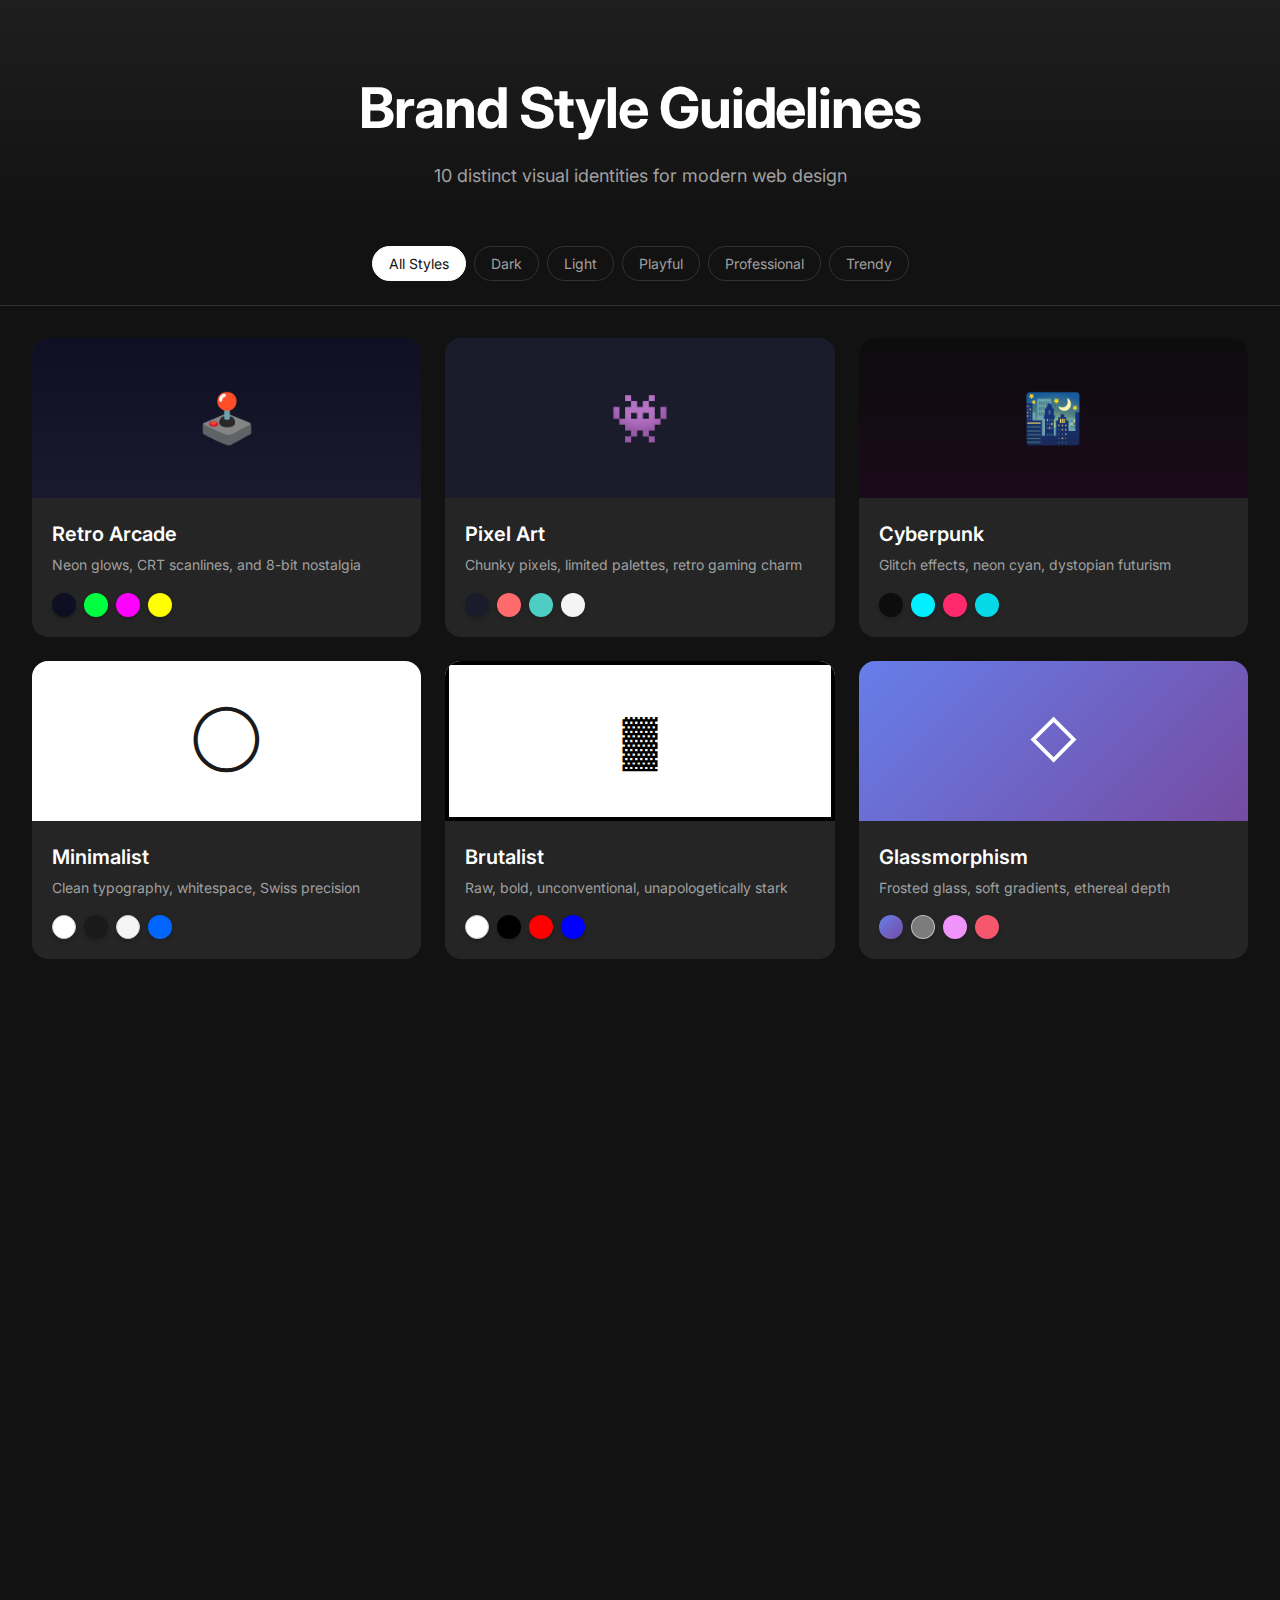
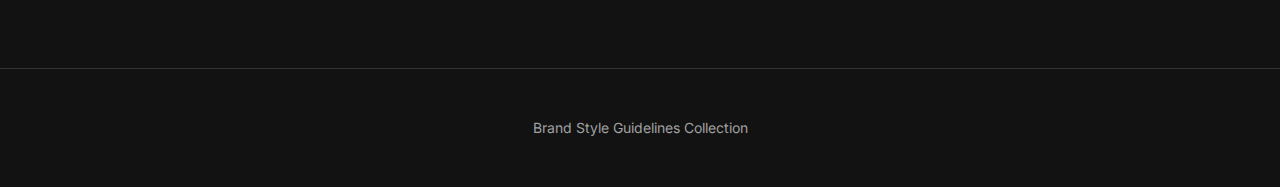
<file: index.html>
<!DOCTYPE html>
<html lang="en">
<head>
    <meta charset="UTF-8">
    <meta name="viewport" content="width=device-width, initial-scale=1.0">
    <title>Brand Style Guidelines Gallery</title>
    <link rel="stylesheet" href="shared/gallery.css">
    <link rel="preconnect" href="https://fonts.googleapis.com">
    <link rel="preconnect" href="https://fonts.gstatic.com" crossorigin>
    <link href="https://fonts.googleapis.com/css2?family=Inter:wght@400;500;600;700&display=swap" rel="stylesheet">
</head>
<body>
    <header class="header">
        <h1 class="header__title">Brand Style Guidelines</h1>
        <p class="header__subtitle">10 distinct visual identities for modern web design</p>
    </header>

    <nav class="filters">
        <button class="filter-btn active" data-filter="all">All Styles</button>
        <button class="filter-btn" data-filter="dark">Dark</button>
        <button class="filter-btn" data-filter="light">Light</button>
        <button class="filter-btn" data-filter="playful">Playful</button>
        <button class="filter-btn" data-filter="professional">Professional</button>
        <button class="filter-btn" data-filter="trendy">Trendy</button>
    </nav>

    <main class="gallery">
        <!-- Retro Arcade -->
        <a href="styles/retro-arcade/index.html" class="card card--retro-arcade" data-tags="dark playful">
            <div class="card__preview">
                <div class="card__effect"></div>
                <span class="card__icon">🕹️</span>
            </div>
            <div class="card__content">
                <h2 class="card__title">Retro Arcade</h2>
                <p class="card__description">Neon glows, CRT scanlines, and 8-bit nostalgia</p>
                <div class="card__colors">
                    <span class="color-dot" style="background: #0f0f23"></span>
                    <span class="color-dot" style="background: #00ff41"></span>
                    <span class="color-dot" style="background: #ff00ff"></span>
                    <span class="color-dot" style="background: #ffff00"></span>
                </div>
            </div>
        </a>

        <!-- Pixel Art -->
        <a href="styles/pixel-art/index.html" class="card card--pixel-art" data-tags="dark playful">
            <div class="card__preview">
                <div class="card__effect"></div>
                <span class="card__icon">👾</span>
            </div>
            <div class="card__content">
                <h2 class="card__title">Pixel Art</h2>
                <p class="card__description">Chunky pixels, limited palettes, retro gaming charm</p>
                <div class="card__colors">
                    <span class="color-dot" style="background: #1a1c2c"></span>
                    <span class="color-dot" style="background: #ff6b6b"></span>
                    <span class="color-dot" style="background: #4ecdc4"></span>
                    <span class="color-dot" style="background: #f4f4f4"></span>
                </div>
            </div>
        </a>

        <!-- Cyberpunk -->
        <a href="styles/cyberpunk/index.html" class="card card--cyberpunk" data-tags="dark trendy">
            <div class="card__preview">
                <div class="card__effect"></div>
                <span class="card__icon">🌃</span>
            </div>
            <div class="card__content">
                <h2 class="card__title">Cyberpunk</h2>
                <p class="card__description">Glitch effects, neon cyan, dystopian futurism</p>
                <div class="card__colors">
                    <span class="color-dot" style="background: #0d0d0d"></span>
                    <span class="color-dot" style="background: #00f0ff"></span>
                    <span class="color-dot" style="background: #ff2a6d"></span>
                    <span class="color-dot" style="background: #05d9e8"></span>
                </div>
            </div>
        </a>

        <!-- Minimalist -->
        <a href="styles/minimalist/index.html" class="card card--minimalist" data-tags="light professional">
            <div class="card__preview">
                <div class="card__effect"></div>
                <span class="card__icon">◯</span>
            </div>
            <div class="card__content">
                <h2 class="card__title">Minimalist</h2>
                <p class="card__description">Clean typography, whitespace, Swiss precision</p>
                <div class="card__colors">
                    <span class="color-dot" style="background: #ffffff; border: 1px solid #ccc"></span>
                    <span class="color-dot" style="background: #1a1a1a"></span>
                    <span class="color-dot" style="background: #f5f5f5; border: 1px solid #ccc"></span>
                    <span class="color-dot" style="background: #0066ff"></span>
                </div>
            </div>
        </a>

        <!-- Brutalist -->
        <a href="styles/brutalist/index.html" class="card card--brutalist" data-tags="light playful">
            <div class="card__preview">
                <div class="card__effect"></div>
                <span class="card__icon">▓</span>
            </div>
            <div class="card__content">
                <h2 class="card__title">Brutalist</h2>
                <p class="card__description">Raw, bold, unconventional, unapologetically stark</p>
                <div class="card__colors">
                    <span class="color-dot" style="background: #ffffff; border: 1px solid #ccc"></span>
                    <span class="color-dot" style="background: #000000"></span>
                    <span class="color-dot" style="background: #ff0000"></span>
                    <span class="color-dot" style="background: #0000ff"></span>
                </div>
            </div>
        </a>

        <!-- Glassmorphism -->
        <a href="styles/glassmorphism/index.html" class="card card--glassmorphism" data-tags="light trendy">
            <div class="card__preview">
                <div class="card__effect"></div>
                <span class="card__icon">◇</span>
            </div>
            <div class="card__content">
                <h2 class="card__title">Glassmorphism</h2>
                <p class="card__description">Frosted glass, soft gradients, ethereal depth</p>
                <div class="card__colors">
                    <span class="color-dot" style="background: linear-gradient(135deg, #667eea, #764ba2)"></span>
                    <span class="color-dot" style="background: rgba(255,255,255,0.4); border: 1px solid rgba(255,255,255,0.5)"></span>
                    <span class="color-dot" style="background: #f093fb"></span>
                    <span class="color-dot" style="background: #f5576c"></span>
                </div>
            </div>
        </a>

        <!-- Neomorphism -->
        <a href="styles/neomorphism/index.html" class="card card--neomorphism" data-tags="light trendy">
            <div class="card__preview">
                <div class="card__effect"></div>
                <span class="card__icon">○</span>
            </div>
            <div class="card__content">
                <h2 class="card__title">Neomorphism</h2>
                <p class="card__description">Soft shadows, extruded elements, tactile UI</p>
                <div class="card__colors">
                    <span class="color-dot" style="background: #e0e5ec"></span>
                    <span class="color-dot" style="background: #a3b1c6"></span>
                    <span class="color-dot" style="background: #ffffff; border: 1px solid #ccc"></span>
                    <span class="color-dot" style="background: #6d5dfc"></span>
                </div>
            </div>
        </a>

        <!-- Vaporwave -->
        <a href="styles/vaporwave/index.html" class="card card--vaporwave" data-tags="dark playful trendy">
            <div class="card__preview">
                <div class="card__effect"></div>
                <span class="card__icon">🌴</span>
            </div>
            <div class="card__content">
                <h2 class="card__title">Vaporwave</h2>
                <p class="card__description">Retro-futurism, pastels, chrome aesthetics</p>
                <div class="card__colors">
                    <span class="color-dot" style="background: #ff71ce"></span>
                    <span class="color-dot" style="background: #01cdfe"></span>
                    <span class="color-dot" style="background: #05ffa1"></span>
                    <span class="color-dot" style="background: #b967ff"></span>
                </div>
            </div>
        </a>

        <!-- Corporate SaaS -->
        <a href="styles/corporate-saas/index.html" class="card card--corporate" data-tags="light professional">
            <div class="card__preview">
                <div class="card__effect"></div>
                <span class="card__icon">📊</span>
            </div>
            <div class="card__content">
                <h2 class="card__title">Corporate SaaS</h2>
                <p class="card__description">Professional, trustworthy, conversion-focused</p>
                <div class="card__colors">
                    <span class="color-dot" style="background: #ffffff; border: 1px solid #ccc"></span>
                    <span class="color-dot" style="background: #1e293b"></span>
                    <span class="color-dot" style="background: #3b82f6"></span>
                    <span class="color-dot" style="background: #10b981"></span>
                </div>
            </div>
        </a>

        <!-- Handcrafted -->
        <a href="styles/handcrafted/index.html" class="card card--handcrafted" data-tags="light playful">
            <div class="card__preview">
                <div class="card__effect"></div>
                <span class="card__icon">✎</span>
            </div>
            <div class="card__content">
                <h2 class="card__title">Handcrafted</h2>
                <p class="card__description">Hand-drawn charm, organic textures, warmth</p>
                <div class="card__colors">
                    <span class="color-dot" style="background: #faf8f5"></span>
                    <span class="color-dot" style="background: #2d2a26"></span>
                    <span class="color-dot" style="background: #c9a87c"></span>
                    <span class="color-dot" style="background: #e07a5f"></span>
                </div>
            </div>
        </a>
    </main>

    <footer class="footer">
        <p>Brand Style Guidelines Collection</p>
    </footer>

    <script>
        // Filter functionality
        const filterBtns = document.querySelectorAll('.filter-btn');
        const cards = document.querySelectorAll('.card');

        filterBtns.forEach(btn => {
            btn.addEventListener('click', () => {
                const filter = btn.dataset.filter;

                // Update active button
                filterBtns.forEach(b => b.classList.remove('active'));
                btn.classList.add('active');

                // Filter cards
                cards.forEach(card => {
                    const tags = card.dataset.tags || '';
                    if (filter === 'all' || tags.includes(filter)) {
                        card.style.display = '';
                        card.style.animation = 'fadeIn 0.3s ease';
                    } else {
                        card.style.display = 'none';
                    }
                });
            });
        });

        // Scroll reveal animation
        const observer = new IntersectionObserver((entries) => {
            entries.forEach(entry => {
                if (entry.isIntersecting) {
                    entry.target.classList.add('revealed');
                }
            });
        }, { threshold: 0.1 });

        cards.forEach(card => observer.observe(card));
    </script>
</body>
</html>
</file>
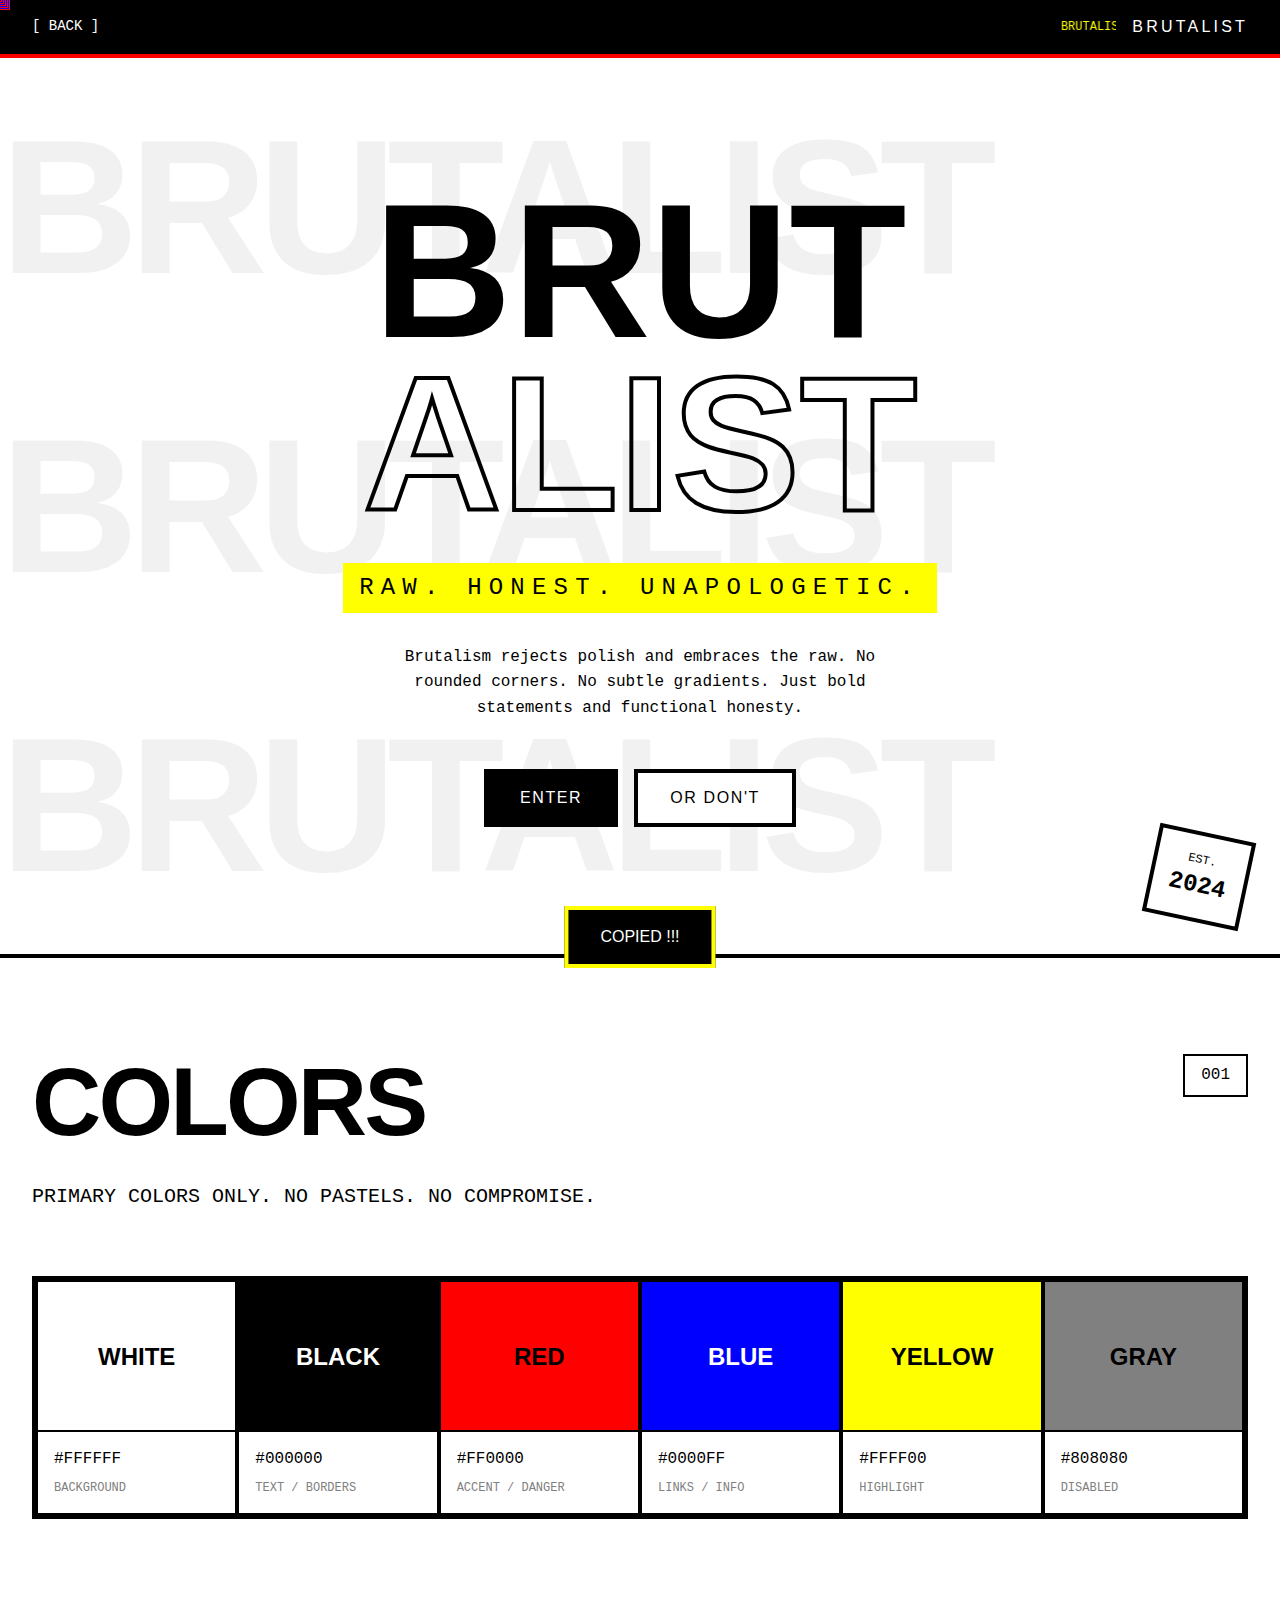
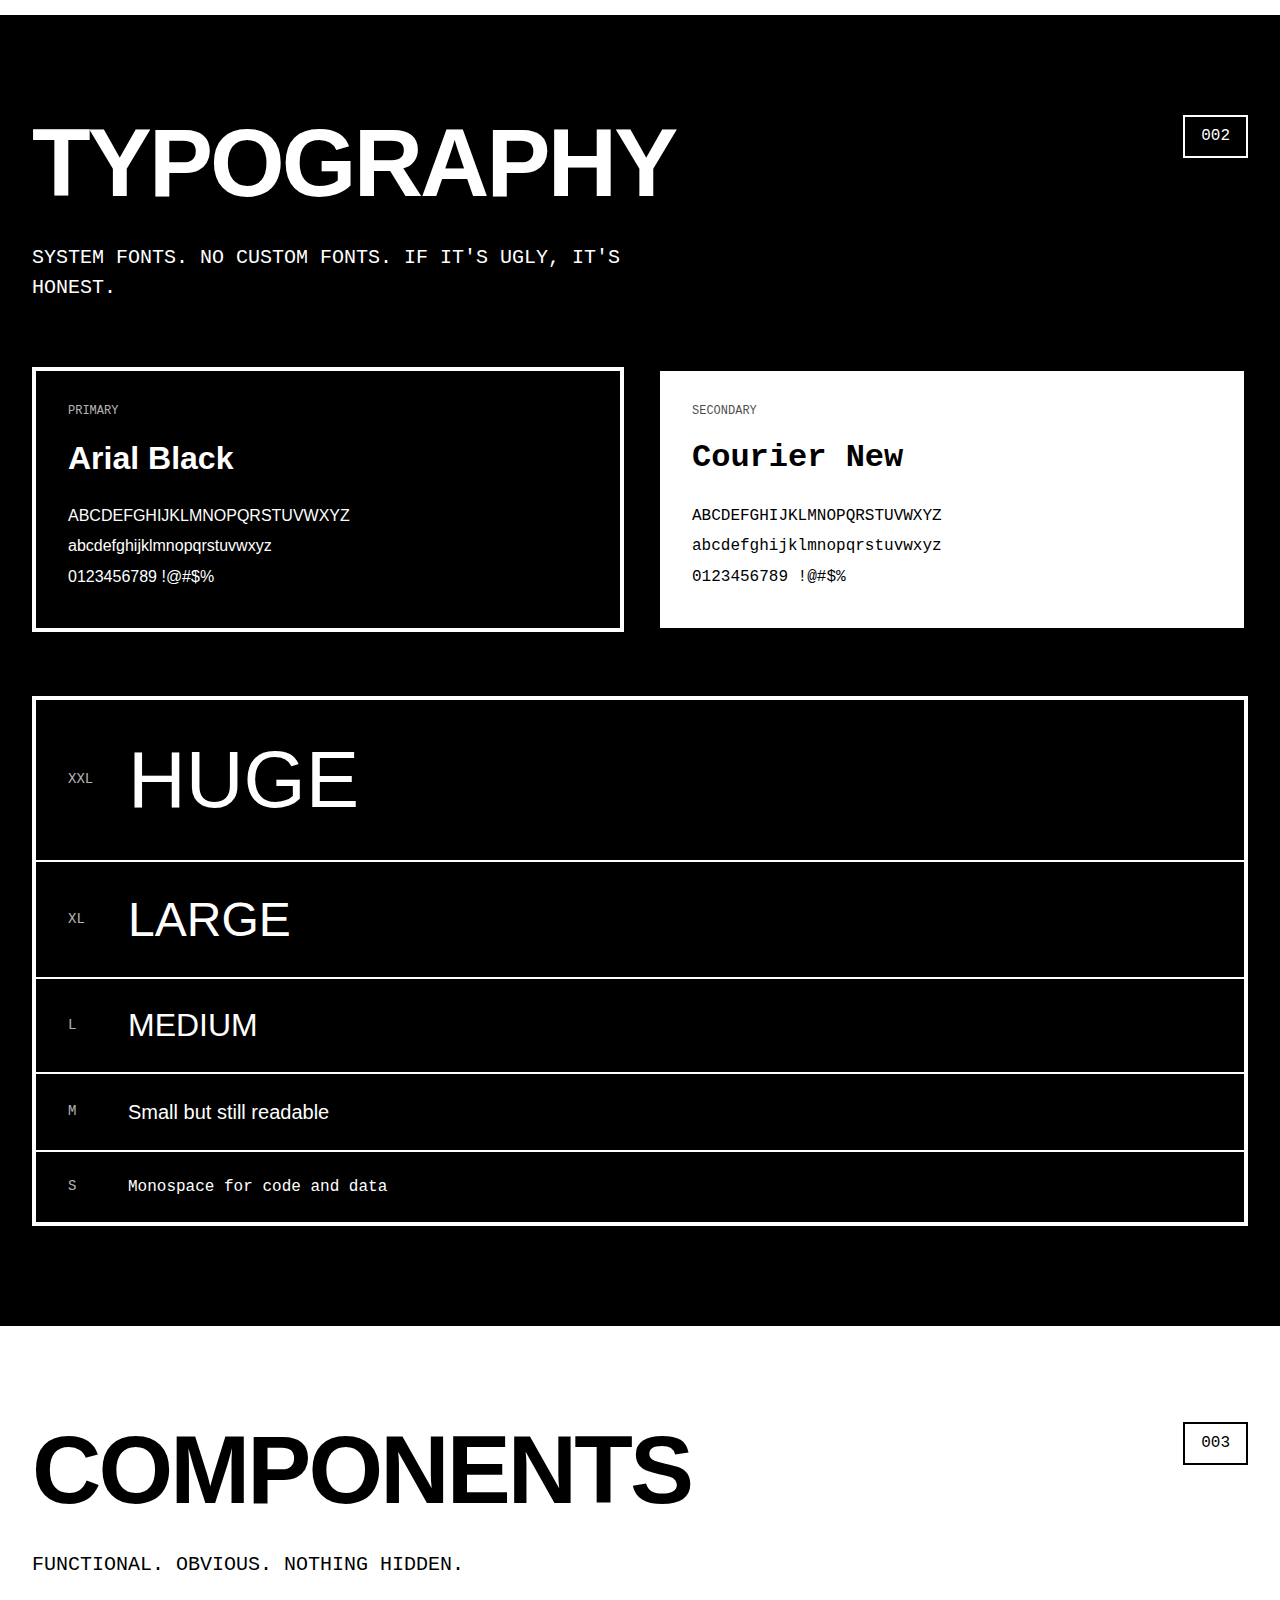
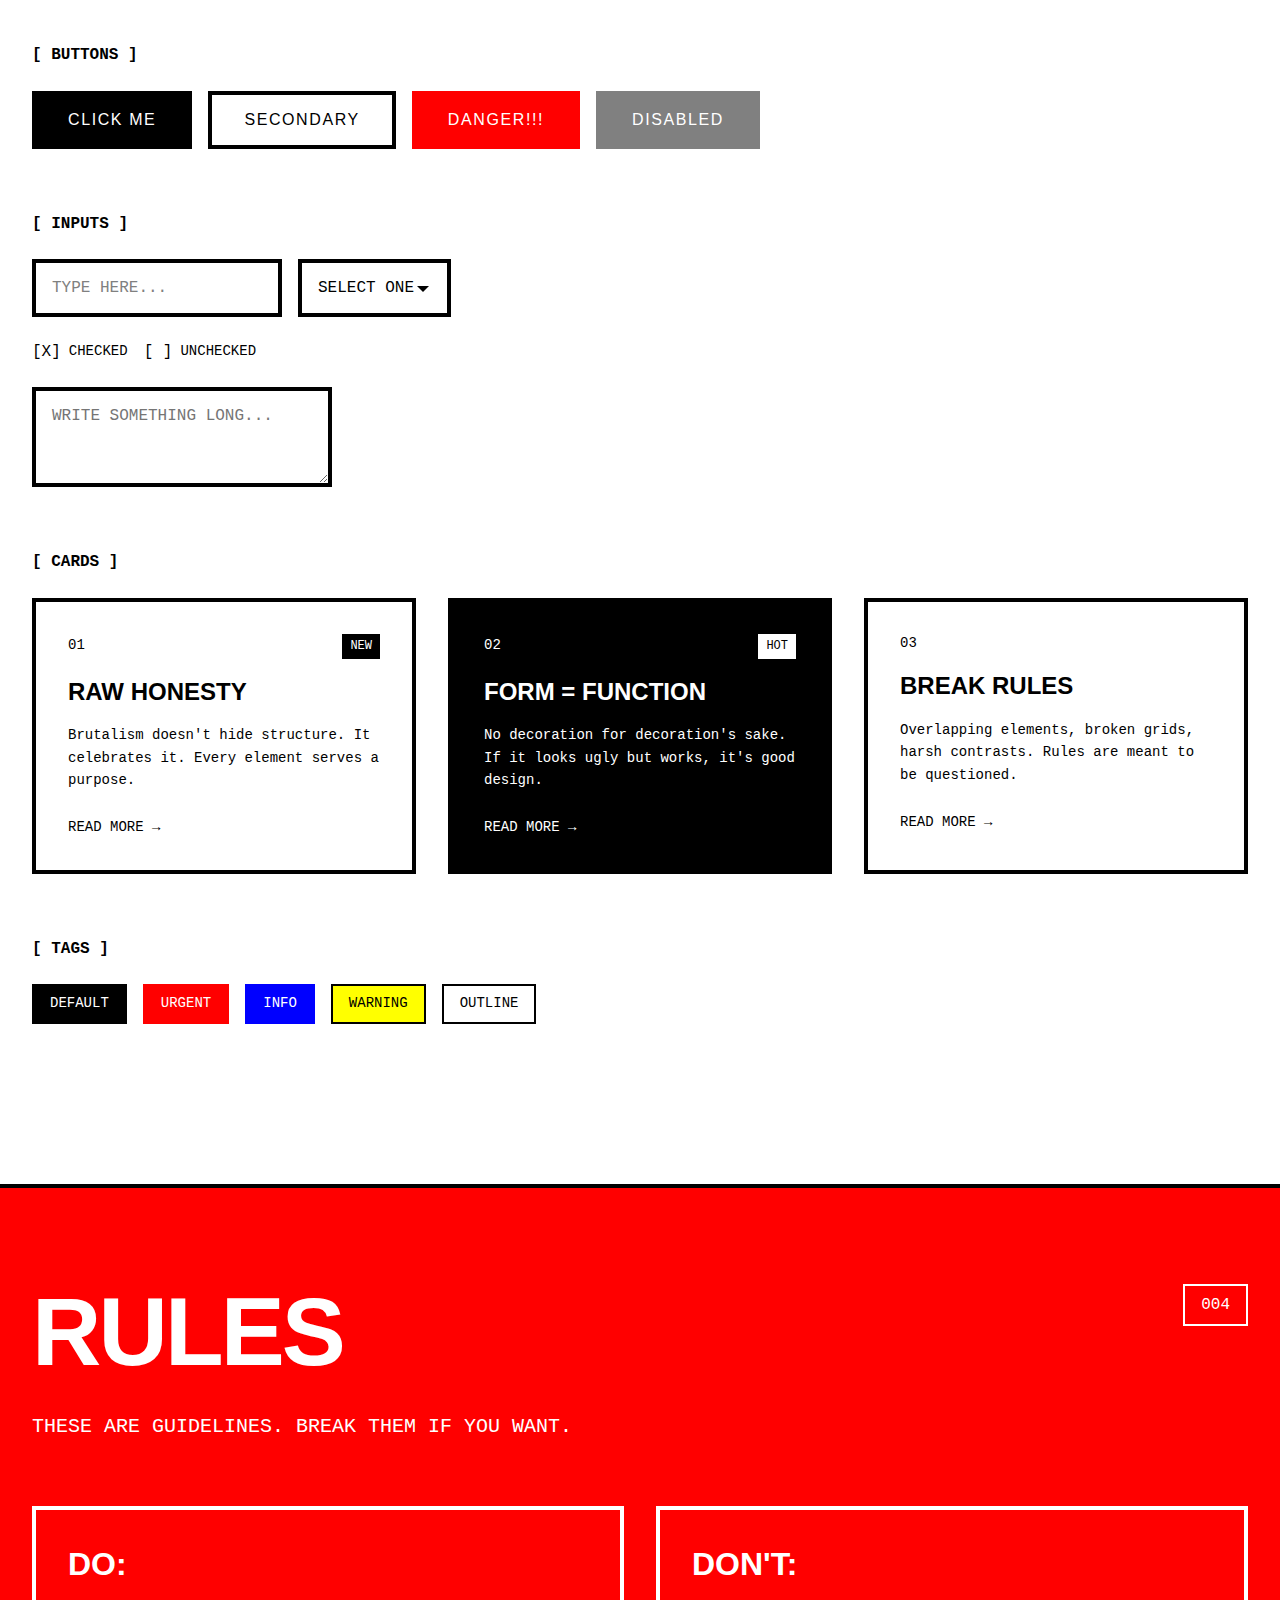
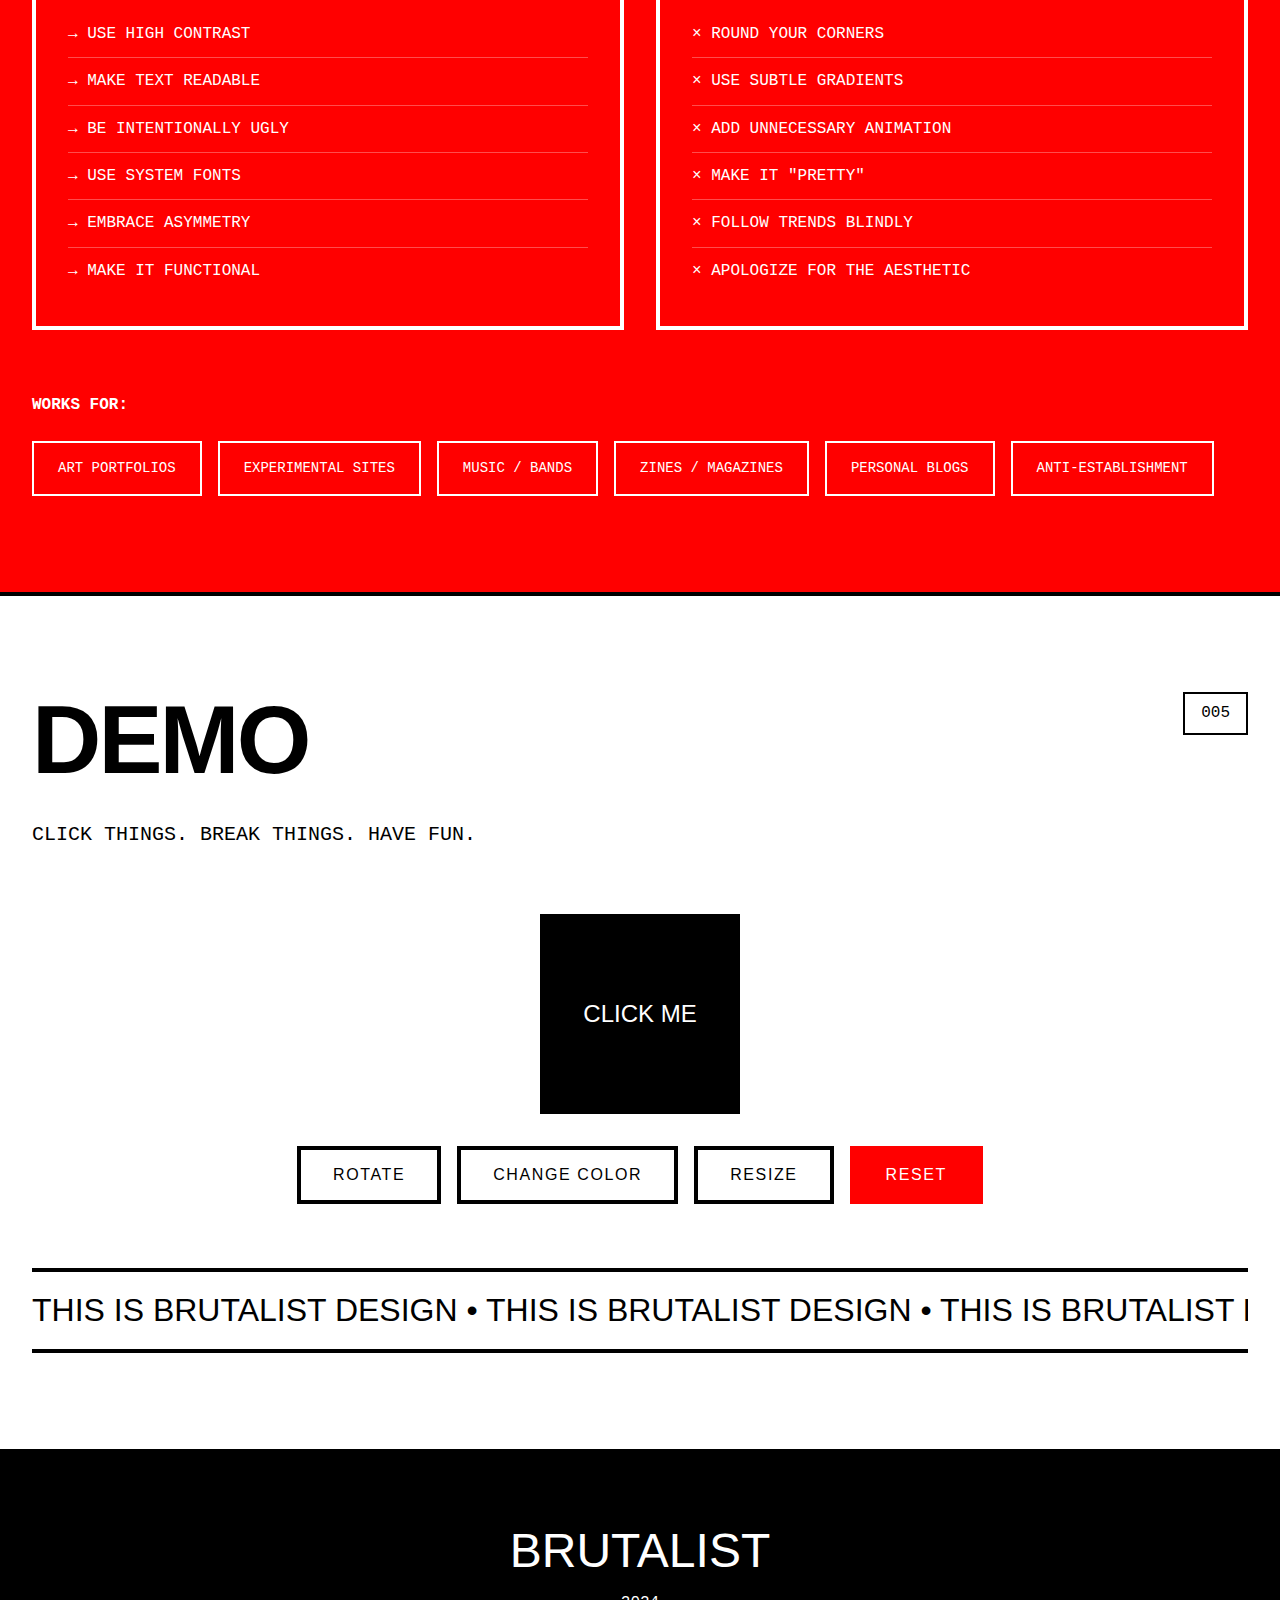
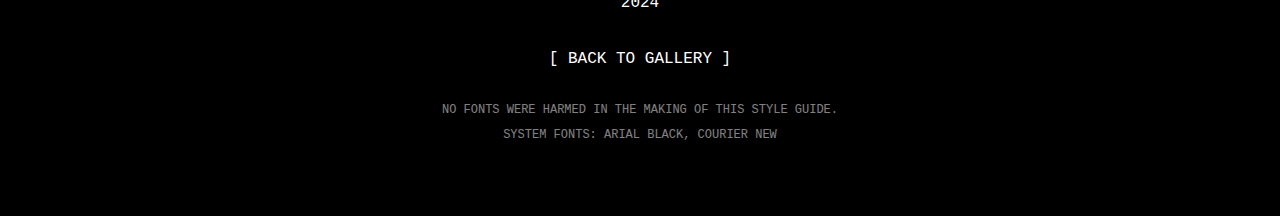
<file: styles/brutalist/index.html>
<!DOCTYPE html>
<html lang="en">
<head>
    <meta charset="UTF-8">
    <meta name="viewport" content="width=device-width, initial-scale=1.0">
    <title>BRUTALIST - Brand Style Guidelines</title>
    <link rel="stylesheet" href="style.css">
</head>
<body>
    <!-- Cursor Trail -->
    <div class="cursor-trail" id="cursorTrail"></div>

    <!-- Navigation -->
    <nav class="nav">
        <a href="../../index.html" class="nav__back">[ BACK ]</a>
        <marquee class="nav__marquee" behavior="scroll" direction="left">BRUTALIST STYLE GUIDELINES /// RAW DESIGN /// NO RULES /// BRUTALIST STYLE GUIDELINES ///</marquee>
        <span class="nav__title">BRUTALIST</span>
    </nav>

    <!-- Hero Section -->
    <section class="hero">
        <div class="hero__bg">
            <span>BRUTALIST</span>
            <span>BRUTALIST</span>
            <span>BRUTALIST</span>
        </div>
        <div class="hero__content">
            <h1 class="hero__title">
                <span class="hero__title-line">BRUT</span>
                <span class="hero__title-line hero__title-line--outline">ALIST</span>
            </h1>
            <p class="hero__tagline">RAW. HONEST. UNAPOLOGETIC.</p>
            <p class="hero__description">Brutalism rejects polish and embraces the raw. No rounded corners. No subtle gradients. Just bold statements and functional honesty.</p>
            <div class="hero__buttons">
                <button class="btn btn--primary">ENTER</button>
                <button class="btn btn--secondary">OR DON'T</button>
            </div>
        </div>
        <div class="hero__stamp">
            <span>EST.</span>
            <span>2024</span>
        </div>
    </section>

    <!-- Color Palette -->
    <section class="section" id="colors">
        <div class="section__header">
            <h2 class="section__title">COLORS</h2>
            <span class="section__number">001</span>
        </div>
        <p class="section__intro">PRIMARY COLORS ONLY. NO PASTELS. NO COMPROMISE.</p>

        <div class="color-grid">
            <div class="color-card" data-color="#ffffff">
                <div class="color-card__preview" style="background: #ffffff">
                    <span class="color-card__label">WHITE</span>
                </div>
                <div class="color-card__info">
                    <span class="color-card__hex">#FFFFFF</span>
                    <span class="color-card__use">BACKGROUND</span>
                </div>
            </div>
            <div class="color-card" data-color="#000000">
                <div class="color-card__preview" style="background: #000000">
                    <span class="color-card__label" style="color: #fff">BLACK</span>
                </div>
                <div class="color-card__info">
                    <span class="color-card__hex">#000000</span>
                    <span class="color-card__use">TEXT / BORDERS</span>
                </div>
            </div>
            <div class="color-card" data-color="#ff0000">
                <div class="color-card__preview" style="background: #ff0000">
                    <span class="color-card__label">RED</span>
                </div>
                <div class="color-card__info">
                    <span class="color-card__hex">#FF0000</span>
                    <span class="color-card__use">ACCENT / DANGER</span>
                </div>
            </div>
            <div class="color-card" data-color="#0000ff">
                <div class="color-card__preview" style="background: #0000ff">
                    <span class="color-card__label" style="color: #fff">BLUE</span>
                </div>
                <div class="color-card__info">
                    <span class="color-card__hex">#0000FF</span>
                    <span class="color-card__use">LINKS / INFO</span>
                </div>
            </div>
            <div class="color-card" data-color="#ffff00">
                <div class="color-card__preview" style="background: #ffff00">
                    <span class="color-card__label">YELLOW</span>
                </div>
                <div class="color-card__info">
                    <span class="color-card__hex">#FFFF00</span>
                    <span class="color-card__use">HIGHLIGHT</span>
                </div>
            </div>
            <div class="color-card" data-color="#808080">
                <div class="color-card__preview" style="background: #808080">
                    <span class="color-card__label">GRAY</span>
                </div>
                <div class="color-card__info">
                    <span class="color-card__hex">#808080</span>
                    <span class="color-card__use">DISABLED</span>
                </div>
            </div>
        </div>

        <div class="copy-toast" id="copyToast">COPIED !!!</div>
    </section>

    <!-- Typography -->
    <section class="section section--black" id="typography">
        <div class="section__header">
            <h2 class="section__title">TYPOGRAPHY</h2>
            <span class="section__number">002</span>
        </div>
        <p class="section__intro">SYSTEM FONTS. NO CUSTOM FONTS. IF IT'S UGLY, IT'S HONEST.</p>

        <div class="type-showcase">
            <div class="type-card">
                <span class="type-card__label">PRIMARY</span>
                <h3 class="type-card__name">Arial Black</h3>
                <p class="type-card__sample">ABCDEFGHIJKLMNOPQRSTUVWXYZ</p>
                <p class="type-card__sample">abcdefghijklmnopqrstuvwxyz</p>
                <p class="type-card__sample">0123456789 !@#$%</p>
            </div>
            <div class="type-card type-card--mono">
                <span class="type-card__label">SECONDARY</span>
                <h3 class="type-card__name font-mono">Courier New</h3>
                <p class="type-card__sample font-mono">ABCDEFGHIJKLMNOPQRSTUVWXYZ</p>
                <p class="type-card__sample font-mono">abcdefghijklmnopqrstuvwxyz</p>
                <p class="type-card__sample font-mono">0123456789 !@#$%</p>
            </div>
        </div>

        <div class="type-scale">
            <div class="type-scale__item">
                <span class="type-scale__label">XXL</span>
                <span class="type-scale__preview xxl">HUGE</span>
            </div>
            <div class="type-scale__item">
                <span class="type-scale__label">XL</span>
                <span class="type-scale__preview xl">LARGE</span>
            </div>
            <div class="type-scale__item">
                <span class="type-scale__label">L</span>
                <span class="type-scale__preview l">MEDIUM</span>
            </div>
            <div class="type-scale__item">
                <span class="type-scale__label">M</span>
                <span class="type-scale__preview m">Small but still readable</span>
            </div>
            <div class="type-scale__item">
                <span class="type-scale__label">S</span>
                <span class="type-scale__preview s font-mono">Monospace for code and data</span>
            </div>
        </div>
    </section>

    <!-- Components -->
    <section class="section" id="components">
        <div class="section__header">
            <h2 class="section__title">COMPONENTS</h2>
            <span class="section__number">003</span>
        </div>
        <p class="section__intro">FUNCTIONAL. OBVIOUS. NOTHING HIDDEN.</p>

        <div class="component-group">
            <h3 class="component-group__title">[ BUTTONS ]</h3>
            <div class="component-row">
                <button class="btn btn--primary">CLICK ME</button>
                <button class="btn btn--secondary">SECONDARY</button>
                <button class="btn btn--danger">DANGER!!!</button>
                <button class="btn btn--primary" disabled>DISABLED</button>
            </div>
        </div>

        <div class="component-group">
            <h3 class="component-group__title">[ INPUTS ]</h3>
            <div class="component-row">
                <input type="text" class="input" placeholder="TYPE HERE...">
                <select class="select">
                    <option>SELECT ONE</option>
                    <option>OPTION A</option>
                    <option>OPTION B</option>
                    <option>OPTION C</option>
                </select>
            </div>
            <div class="component-row">
                <label class="checkbox">
                    <input type="checkbox" checked>
                    <span class="checkbox__box">[X]</span>
                    <span class="checkbox__label">CHECKED</span>
                </label>
                <label class="checkbox">
                    <input type="checkbox">
                    <span class="checkbox__box">[ ]</span>
                    <span class="checkbox__label">UNCHECKED</span>
                </label>
            </div>
            <div class="component-row">
                <textarea class="textarea" placeholder="WRITE SOMETHING LONG..."></textarea>
            </div>
        </div>

        <div class="component-group">
            <h3 class="component-group__title">[ CARDS ]</h3>
            <div class="card-grid">
                <div class="card">
                    <div class="card__header">
                        <span class="card__number">01</span>
                        <span class="card__tag">NEW</span>
                    </div>
                    <h4 class="card__title">RAW HONESTY</h4>
                    <p class="card__text">Brutalism doesn't hide structure. It celebrates it. Every element serves a purpose.</p>
                    <a href="#" class="card__link">READ MORE →</a>
                </div>
                <div class="card card--inverted">
                    <div class="card__header">
                        <span class="card__number">02</span>
                        <span class="card__tag card__tag--red">HOT</span>
                    </div>
                    <h4 class="card__title">FORM = FUNCTION</h4>
                    <p class="card__text">No decoration for decoration's sake. If it looks ugly but works, it's good design.</p>
                    <a href="#" class="card__link">READ MORE →</a>
                </div>
                <div class="card">
                    <div class="card__header">
                        <span class="card__number">03</span>
                    </div>
                    <h4 class="card__title">BREAK RULES</h4>
                    <p class="card__text">Overlapping elements, broken grids, harsh contrasts. Rules are meant to be questioned.</p>
                    <a href="#" class="card__link">READ MORE →</a>
                </div>
            </div>
        </div>

        <div class="component-group">
            <h3 class="component-group__title">[ TAGS ]</h3>
            <div class="component-row">
                <span class="tag">DEFAULT</span>
                <span class="tag tag--red">URGENT</span>
                <span class="tag tag--blue">INFO</span>
                <span class="tag tag--yellow">WARNING</span>
                <span class="tag tag--outline">OUTLINE</span>
            </div>
        </div>
    </section>

    <!-- Usage Guidelines -->
    <section class="section section--red" id="usage">
        <div class="section__header">
            <h2 class="section__title">RULES</h2>
            <span class="section__number">004</span>
        </div>
        <p class="section__intro">THESE ARE GUIDELINES. BREAK THEM IF YOU WANT.</p>

        <div class="guidelines-grid">
            <div class="guideline guideline--do">
                <h4 class="guideline__title">DO:</h4>
                <ul class="guideline__list">
                    <li>→ USE HIGH CONTRAST</li>
                    <li>→ MAKE TEXT READABLE</li>
                    <li>→ BE INTENTIONALLY UGLY</li>
                    <li>→ USE SYSTEM FONTS</li>
                    <li>→ EMBRACE ASYMMETRY</li>
                    <li>→ MAKE IT FUNCTIONAL</li>
                </ul>
            </div>
            <div class="guideline guideline--dont">
                <h4 class="guideline__title">DON'T:</h4>
                <ul class="guideline__list">
                    <li>× ROUND YOUR CORNERS</li>
                    <li>× USE SUBTLE GRADIENTS</li>
                    <li>× ADD UNNECESSARY ANIMATION</li>
                    <li>× MAKE IT "PRETTY"</li>
                    <li>× FOLLOW TRENDS BLINDLY</li>
                    <li>× APOLOGIZE FOR THE AESTHETIC</li>
                </ul>
            </div>
        </div>

        <div class="use-cases">
            <h4 class="use-cases__title">WORKS FOR:</h4>
            <div class="use-cases__grid">
                <div class="use-case">ART PORTFOLIOS</div>
                <div class="use-case">EXPERIMENTAL SITES</div>
                <div class="use-case">MUSIC / BANDS</div>
                <div class="use-case">ZINES / MAGAZINES</div>
                <div class="use-case">PERSONAL BLOGS</div>
                <div class="use-case">ANTI-ESTABLISHMENT</div>
            </div>
        </div>
    </section>

    <!-- Interactive Demo -->
    <section class="section" id="demo">
        <div class="section__header">
            <h2 class="section__title">DEMO</h2>
            <span class="section__number">005</span>
        </div>
        <p class="section__intro">CLICK THINGS. BREAK THINGS. HAVE FUN.</p>

        <div class="demo-area">
            <div class="demo-box" id="demoBox">
                <span>CLICK ME</span>
            </div>

            <div class="demo-controls">
                <button class="btn btn--secondary" id="rotateBtn">ROTATE</button>
                <button class="btn btn--secondary" id="colorBtn">CHANGE COLOR</button>
                <button class="btn btn--secondary" id="sizeBtn">RESIZE</button>
                <button class="btn btn--danger" id="resetBtn">RESET</button>
            </div>
        </div>

        <div class="demo-text">
            <div class="scrolling-text">
                <span>THIS IS BRUTALIST DESIGN • THIS IS BRUTALIST DESIGN • THIS IS BRUTALIST DESIGN • </span>
                <span>THIS IS BRUTALIST DESIGN • THIS IS BRUTALIST DESIGN • THIS IS BRUTALIST DESIGN • </span>
            </div>
        </div>
    </section>

    <!-- Footer -->
    <footer class="footer">
        <div class="footer__content">
            <p class="footer__title">BRUTALIST</p>
            <p class="footer__year">2024</p>
        </div>
        <div class="footer__links">
            <a href="../../index.html" class="footer__link">[ BACK TO GALLERY ]</a>
        </div>
        <div class="footer__disclaimer">
            <p>NO FONTS WERE HARMED IN THE MAKING OF THIS STYLE GUIDE.</p>
            <p>SYSTEM FONTS: ARIAL BLACK, COURIER NEW</p>
        </div>
    </footer>

    <script src="effects.js"></script>
</body>
</html>
</file>
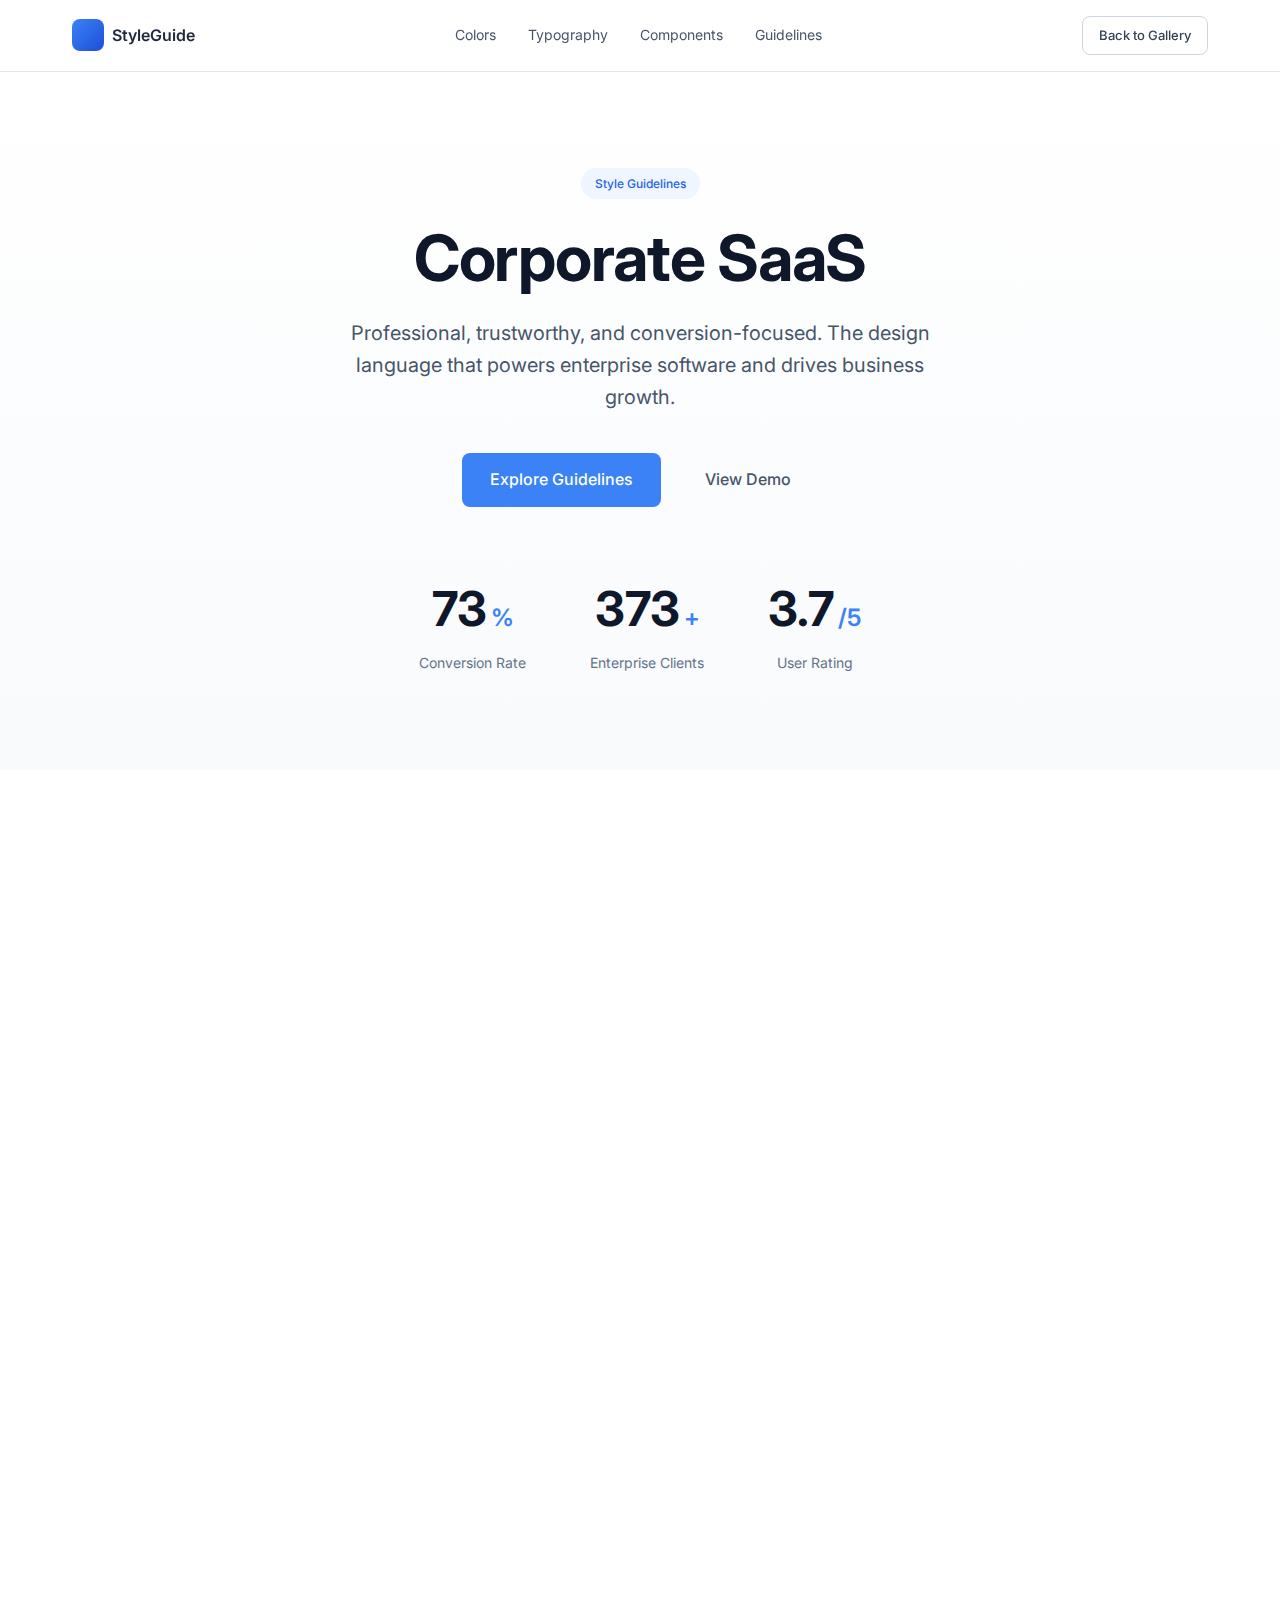
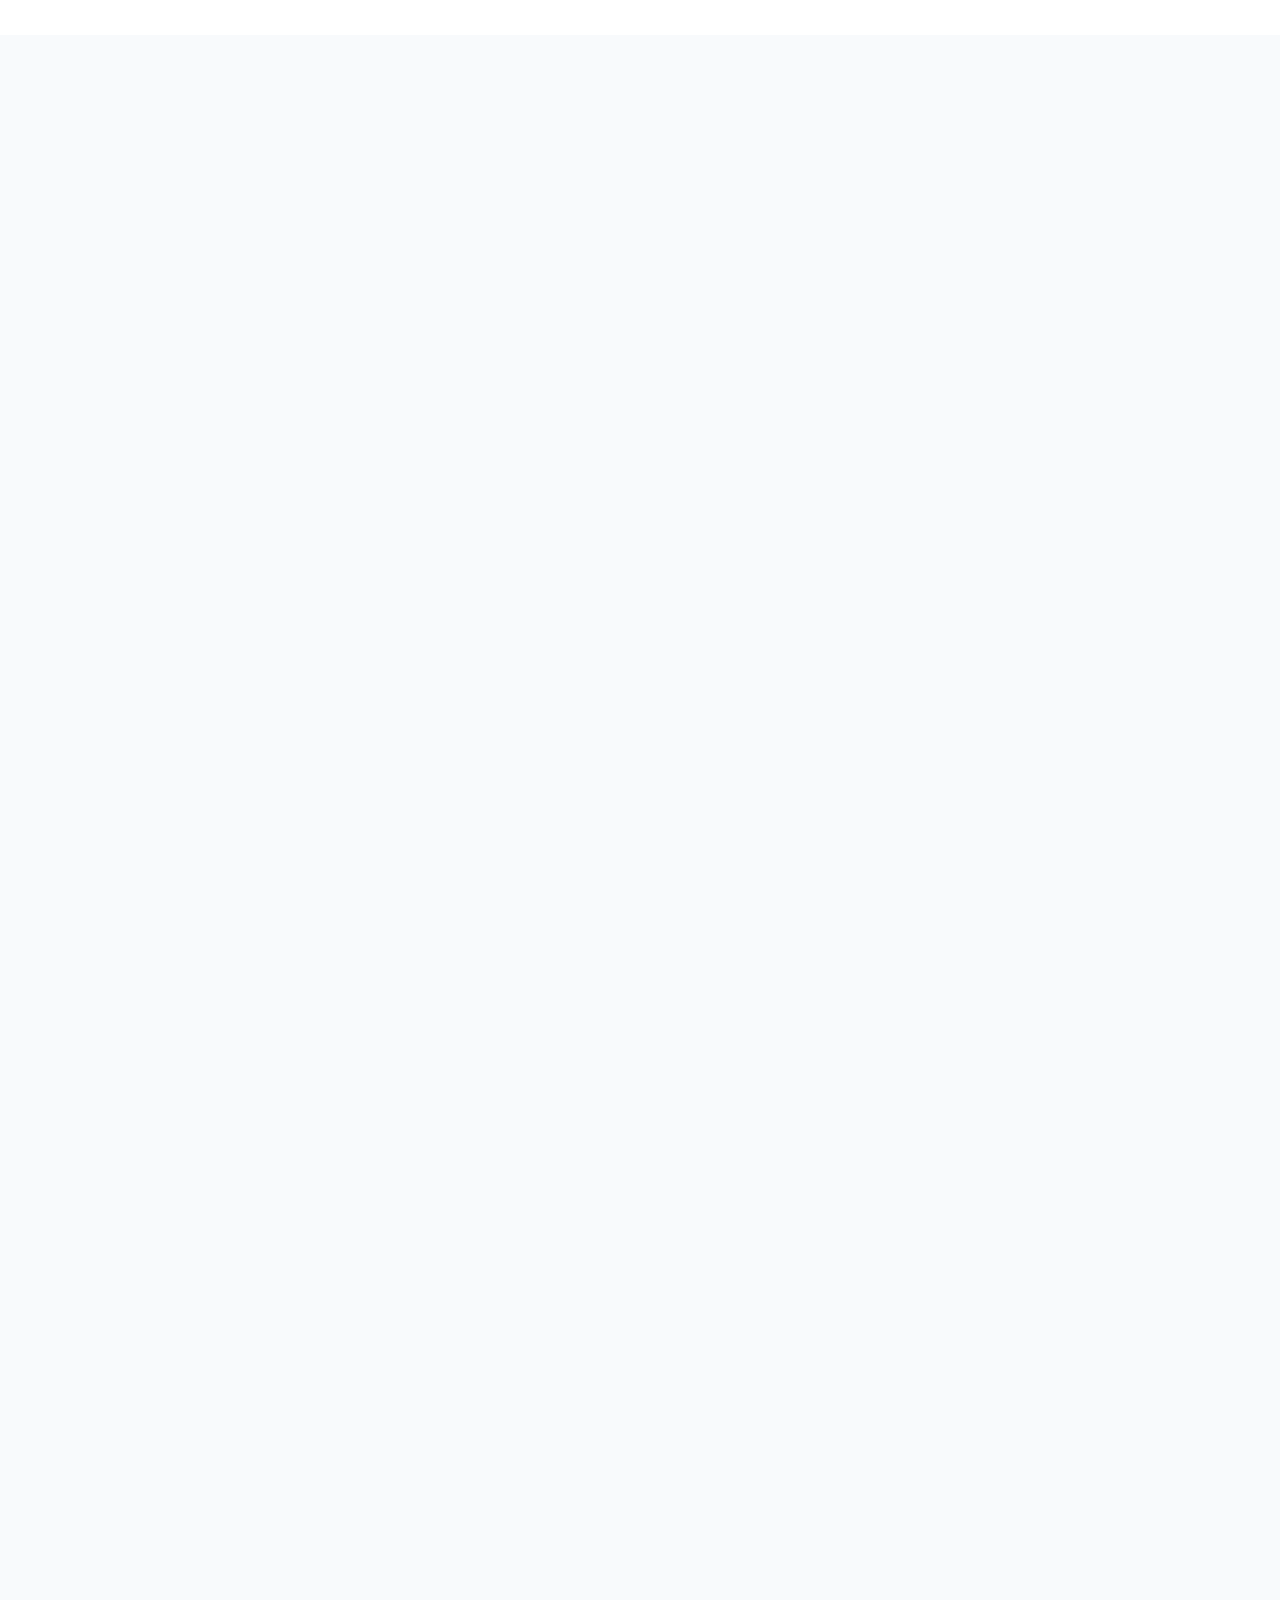
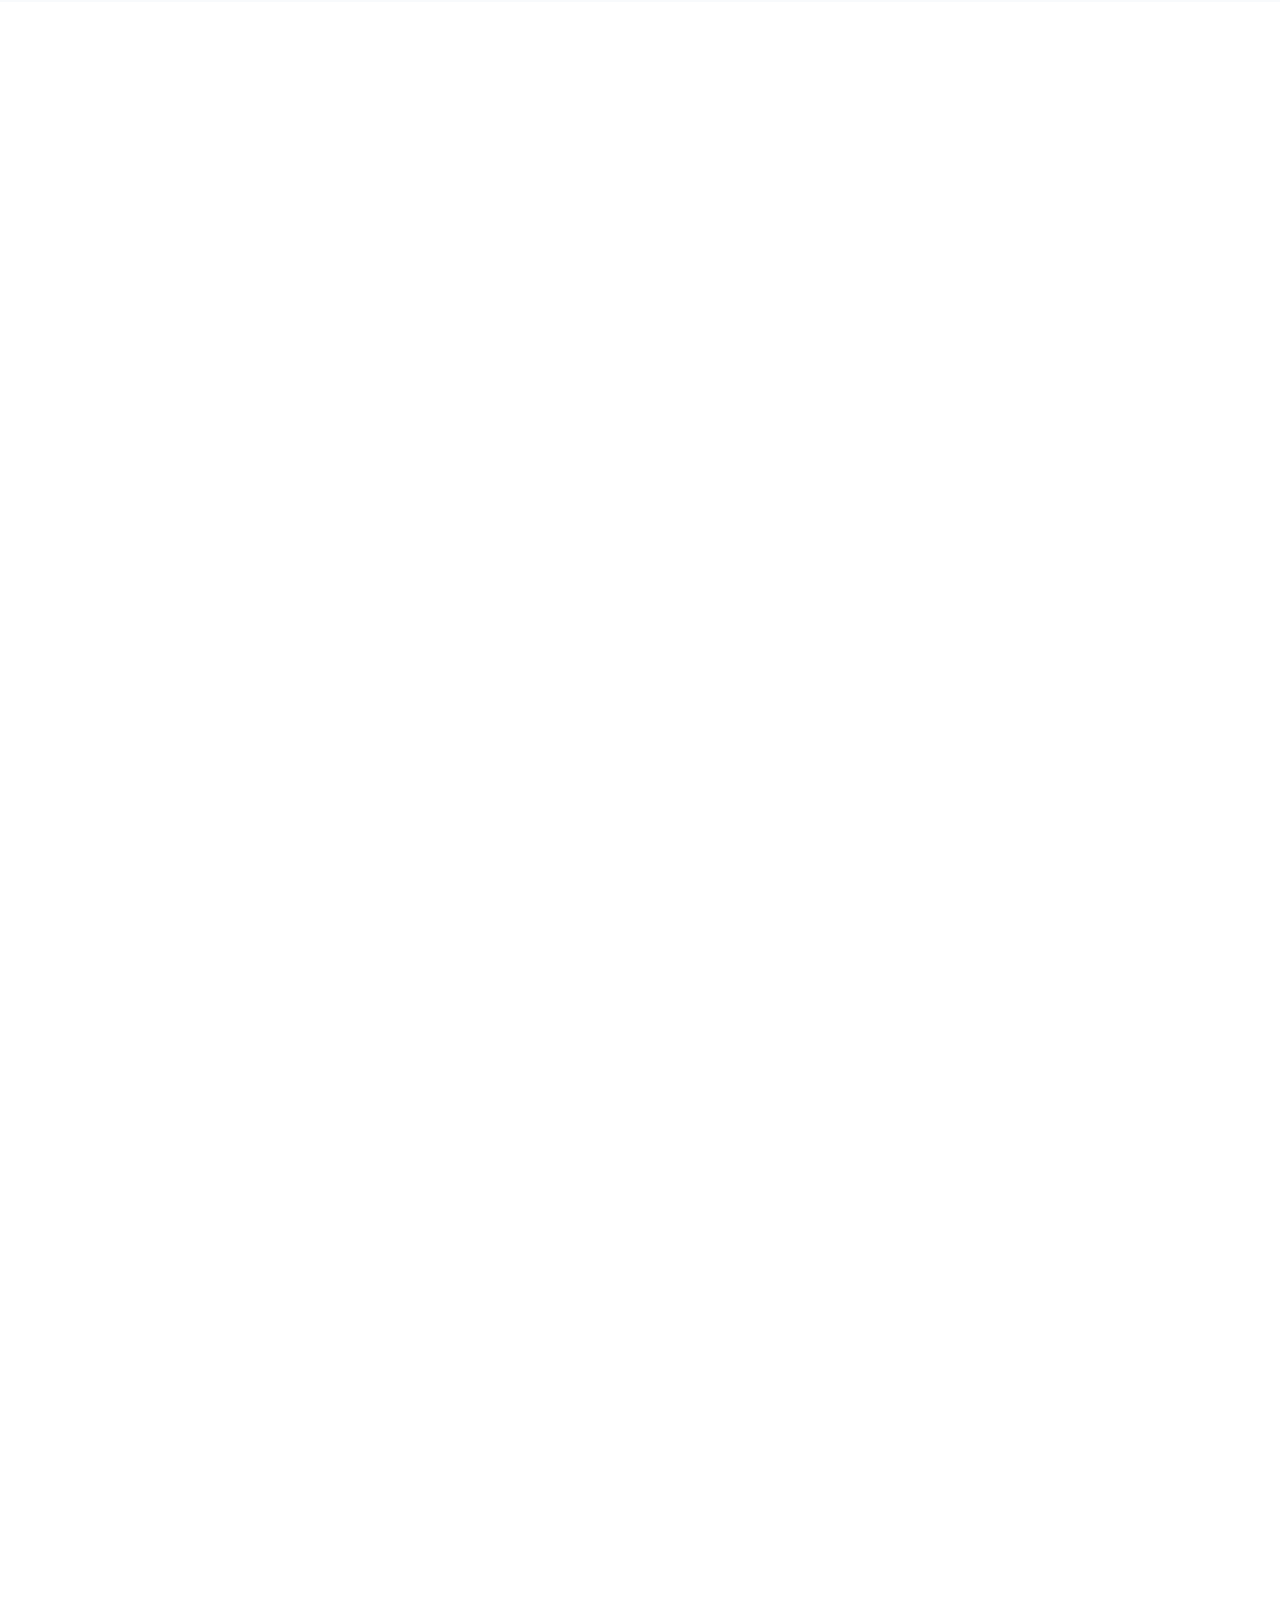
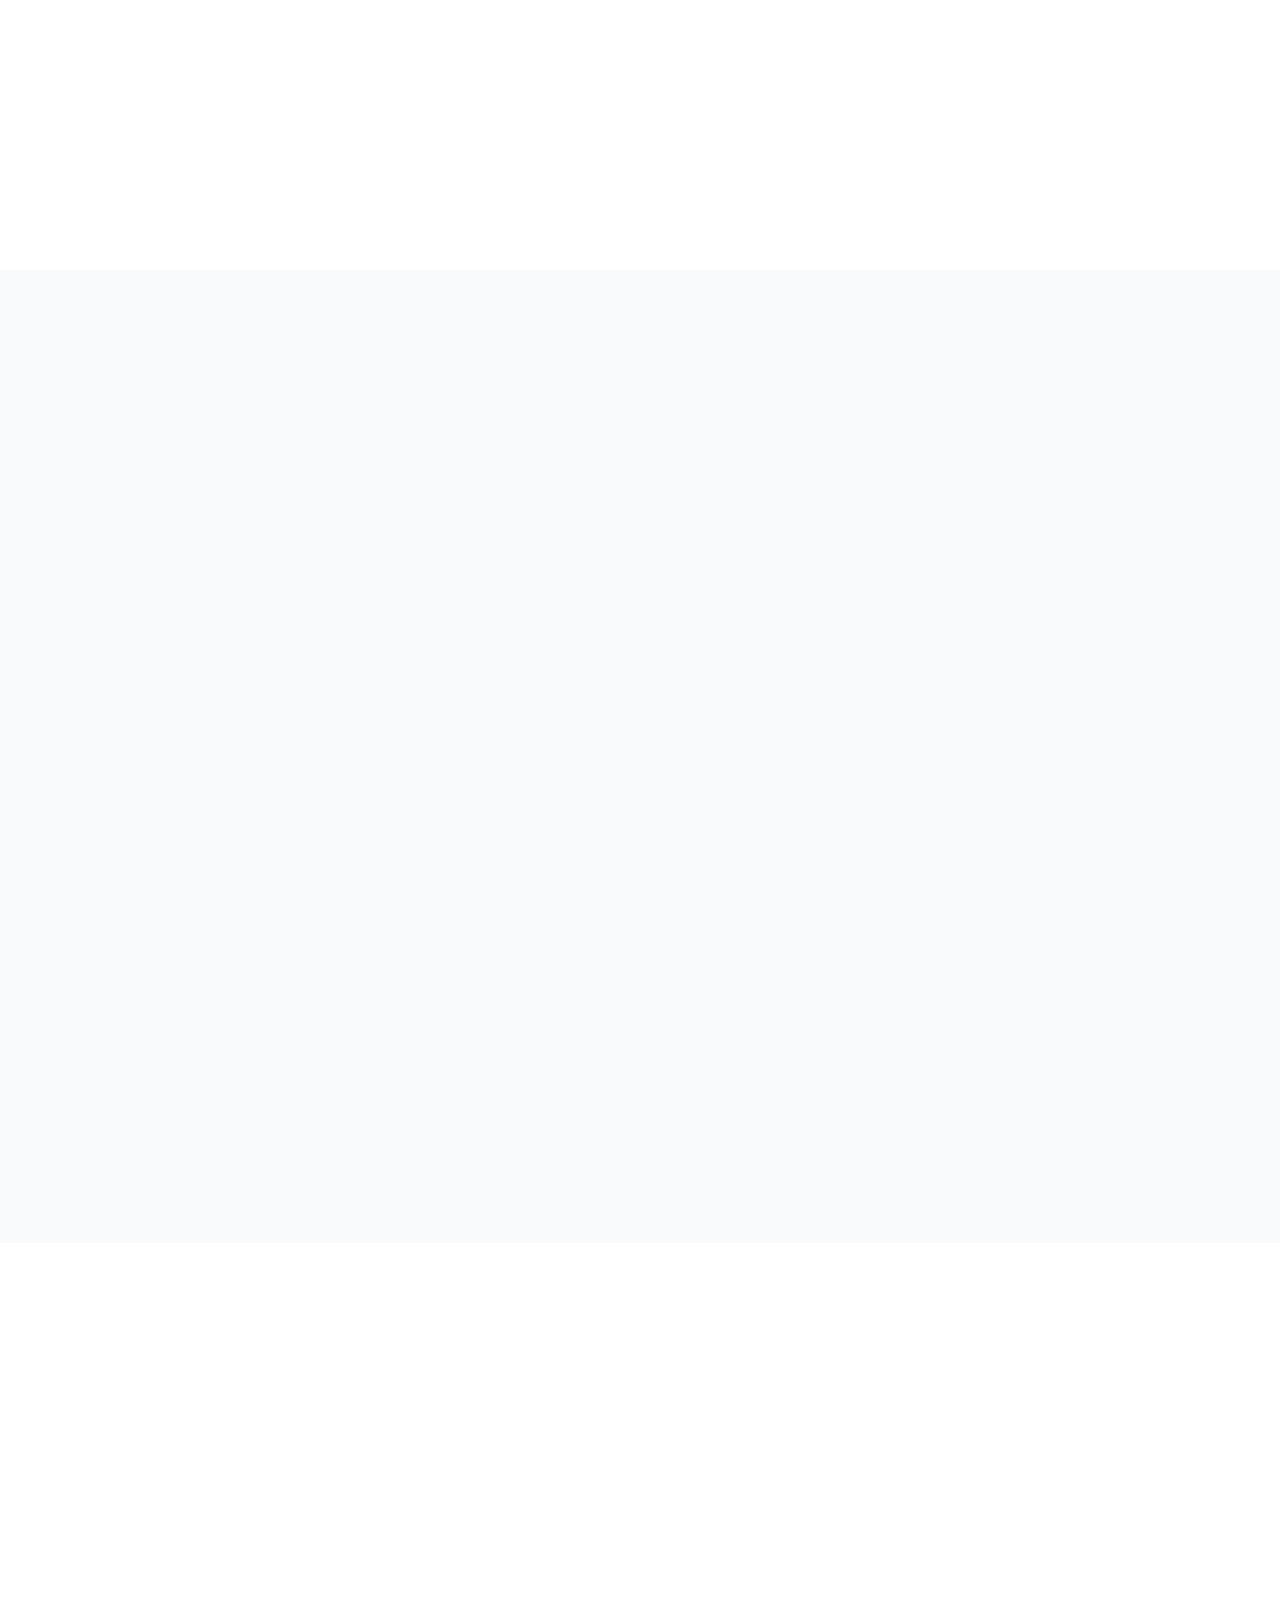
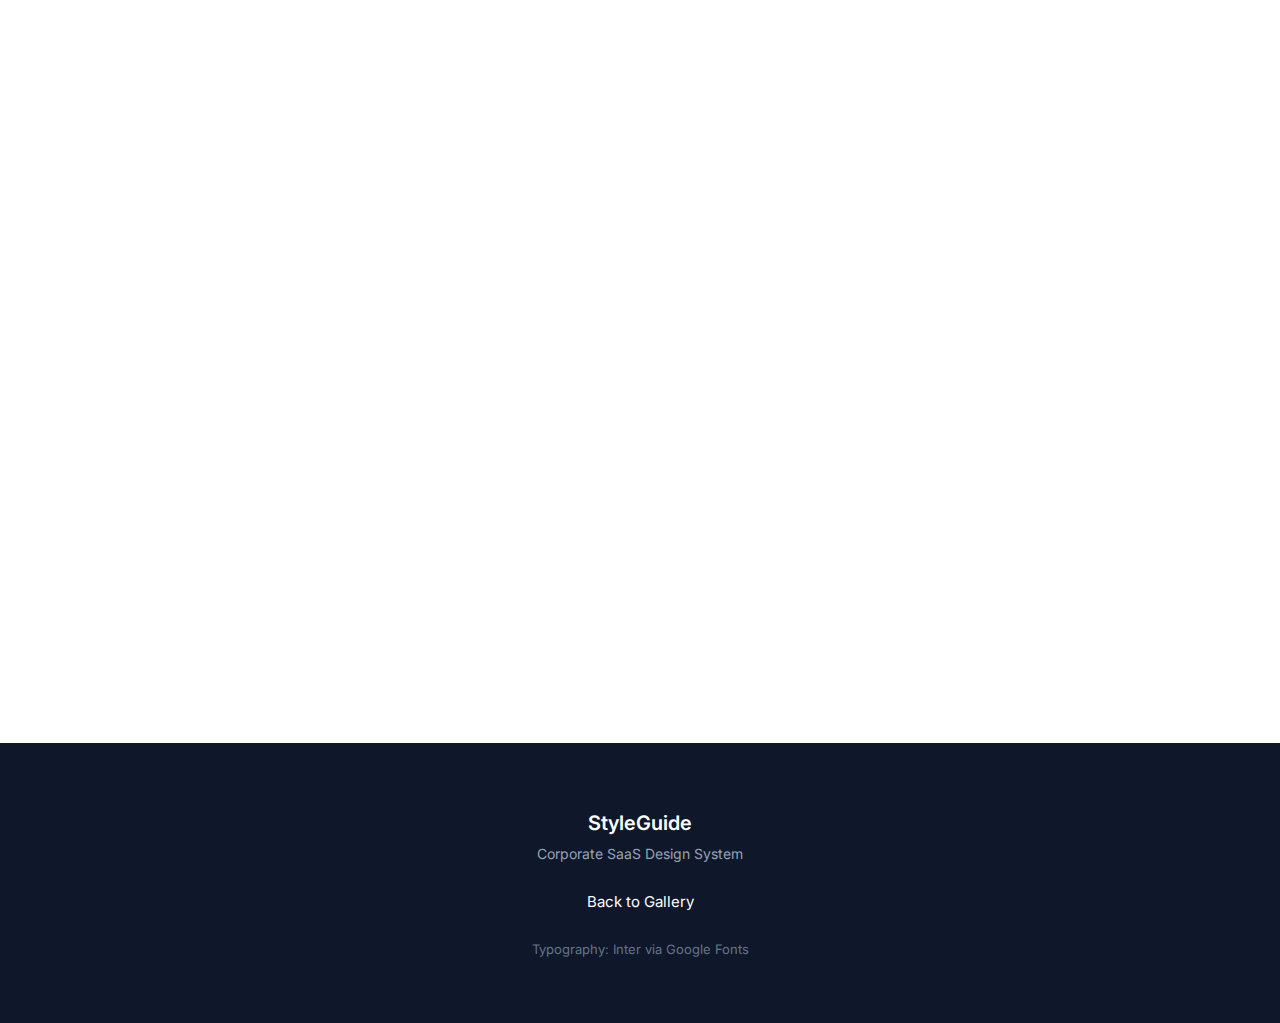
<file: styles/corporate-saas/index.html>
<!DOCTYPE html>
<html lang="en">
<head>
    <meta charset="UTF-8">
    <meta name="viewport" content="width=device-width, initial-scale=1.0">
    <title>Corporate SaaS - Brand Style Guidelines</title>
    <link rel="stylesheet" href="style.css">
    <link rel="preconnect" href="https://fonts.googleapis.com">
    <link rel="preconnect" href="https://fonts.gstatic.com" crossorigin>
    <link href="https://fonts.googleapis.com/css2?family=Inter:wght@400;500;600;700&display=swap" rel="stylesheet">
</head>
<body>
    <!-- Navigation -->
    <nav class="nav">
        <div class="nav__container">
            <a href="../../index.html" class="nav__logo">
                <span class="nav__logo-icon"></span>
                <span class="nav__logo-text">StyleGuide</span>
            </a>
            <div class="nav__links">
                <a href="#colors" class="nav__link">Colors</a>
                <a href="#typography" class="nav__link">Typography</a>
                <a href="#components" class="nav__link">Components</a>
                <a href="#usage" class="nav__link">Guidelines</a>
            </div>
            <a href="../../index.html" class="btn btn--secondary btn--small">Back to Gallery</a>
        </div>
    </nav>

    <!-- Hero Section -->
    <section class="hero">
        <div class="hero__container">
            <span class="hero__badge">Style Guidelines</span>
            <h1 class="hero__title">Corporate SaaS</h1>
            <p class="hero__description">Professional, trustworthy, and conversion-focused. The design language that powers enterprise software and drives business growth.</p>
            <div class="hero__actions">
                <a href="#colors" class="btn btn--primary btn--large">Explore Guidelines</a>
                <a href="#demo" class="btn btn--ghost btn--large">View Demo</a>
            </div>
            <div class="hero__stats">
                <div class="stat">
                    <span class="stat__number" data-target="98">0</span>
                    <span class="stat__unit">%</span>
                    <span class="stat__label">Conversion Rate</span>
                </div>
                <div class="stat">
                    <span class="stat__number" data-target="500">0</span>
                    <span class="stat__unit">+</span>
                    <span class="stat__label">Enterprise Clients</span>
                </div>
                <div class="stat">
                    <span class="stat__number" data-target="4.9">0</span>
                    <span class="stat__unit">/5</span>
                    <span class="stat__label">User Rating</span>
                </div>
            </div>
        </div>
    </section>

    <!-- Color Palette -->
    <section class="section" id="colors">
        <div class="section__container">
            <span class="section__badge">01</span>
            <h2 class="section__title">Color Palette</h2>
            <p class="section__intro">A professional palette built on trust and clarity. Blue conveys reliability, while accent colors guide user actions.</p>

            <div class="color-grid">
                <div class="color-card" data-color="#ffffff">
                    <div class="color-card__preview" style="background: #ffffff"></div>
                    <div class="color-card__info">
                        <span class="color-card__name">White</span>
                        <span class="color-card__hex">#FFFFFF</span>
                        <span class="color-card__use">Background</span>
                    </div>
                </div>
                <div class="color-card" data-color="#f8fafc">
                    <div class="color-card__preview" style="background: #f8fafc"></div>
                    <div class="color-card__info">
                        <span class="color-card__name">Slate 50</span>
                        <span class="color-card__hex">#F8FAFC</span>
                        <span class="color-card__use">Surface</span>
                    </div>
                </div>
                <div class="color-card" data-color="#1e293b">
                    <div class="color-card__preview" style="background: #1e293b"></div>
                    <div class="color-card__info">
                        <span class="color-card__name">Slate 800</span>
                        <span class="color-card__hex">#1E293B</span>
                        <span class="color-card__use">Primary Text</span>
                    </div>
                </div>
                <div class="color-card" data-color="#64748b">
                    <div class="color-card__preview" style="background: #64748b"></div>
                    <div class="color-card__info">
                        <span class="color-card__name">Slate 500</span>
                        <span class="color-card__hex">#64748B</span>
                        <span class="color-card__use">Secondary Text</span>
                    </div>
                </div>
                <div class="color-card" data-color="#3b82f6">
                    <div class="color-card__preview" style="background: #3b82f6"></div>
                    <div class="color-card__info">
                        <span class="color-card__name">Blue 500</span>
                        <span class="color-card__hex">#3B82F6</span>
                        <span class="color-card__use">Primary Action</span>
                    </div>
                </div>
                <div class="color-card" data-color="#10b981">
                    <div class="color-card__preview" style="background: #10b981"></div>
                    <div class="color-card__info">
                        <span class="color-card__name">Emerald 500</span>
                        <span class="color-card__hex">#10B981</span>
                        <span class="color-card__use">Success</span>
                    </div>
                </div>
                <div class="color-card" data-color="#f59e0b">
                    <div class="color-card__preview" style="background: #f59e0b"></div>
                    <div class="color-card__info">
                        <span class="color-card__name">Amber 500</span>
                        <span class="color-card__hex">#F59E0B</span>
                        <span class="color-card__use">Warning</span>
                    </div>
                </div>
                <div class="color-card" data-color="#ef4444">
                    <div class="color-card__preview" style="background: #ef4444"></div>
                    <div class="color-card__info">
                        <span class="color-card__name">Red 500</span>
                        <span class="color-card__hex">#EF4444</span>
                        <span class="color-card__use">Error</span>
                    </div>
                </div>
            </div>

            <div class="copy-toast" id="copyToast">
                <svg width="16" height="16" viewBox="0 0 16 16" fill="none">
                    <path d="M13.5 4.5L6 12L2.5 8.5" stroke="currentColor" stroke-width="2" stroke-linecap="round" stroke-linejoin="round"/>
                </svg>
                <span>Copied to clipboard</span>
            </div>
        </div>
    </section>

    <!-- Typography -->
    <section class="section section--gray" id="typography">
        <div class="section__container">
            <span class="section__badge">02</span>
            <h2 class="section__title">Typography</h2>
            <p class="section__intro">Inter provides exceptional readability and a professional appearance that scales across all devices.</p>

            <div class="type-showcase">
                <div class="type-card">
                    <div class="type-card__header">
                        <span class="type-card__badge">Primary</span>
                        <a href="https://fonts.google.com/specimen/Inter" class="type-card__link" target="_blank">Get Font</a>
                    </div>
                    <h3 class="type-card__name">Inter</h3>
                    <p class="type-card__description">A variable font family carefully crafted for computer screens. Features a tall x-height for improved readability.</p>
                    <div class="type-card__samples">
                        <p class="type-card__sample weight-400">Regular 400 - The quick brown fox jumps over the lazy dog</p>
                        <p class="type-card__sample weight-500">Medium 500 - The quick brown fox jumps over the lazy dog</p>
                        <p class="type-card__sample weight-600">Semibold 600 - The quick brown fox jumps over the lazy dog</p>
                        <p class="type-card__sample weight-700">Bold 700 - The quick brown fox jumps over the lazy dog</p>
                    </div>
                </div>
            </div>

            <div class="type-scale">
                <h4 class="type-scale__title">Type Scale</h4>
                <div class="type-scale__grid">
                    <div class="type-scale__item">
                        <div class="type-scale__preview display">Display</div>
                        <div class="type-scale__meta">
                            <span>56px / 64px</span>
                            <span>Semibold</span>
                        </div>
                    </div>
                    <div class="type-scale__item">
                        <div class="type-scale__preview h1">Heading 1</div>
                        <div class="type-scale__meta">
                            <span>40px / 48px</span>
                            <span>Semibold</span>
                        </div>
                    </div>
                    <div class="type-scale__item">
                        <div class="type-scale__preview h2">Heading 2</div>
                        <div class="type-scale__meta">
                            <span>32px / 40px</span>
                            <span>Semibold</span>
                        </div>
                    </div>
                    <div class="type-scale__item">
                        <div class="type-scale__preview h3">Heading 3</div>
                        <div class="type-scale__meta">
                            <span>24px / 32px</span>
                            <span>Medium</span>
                        </div>
                    </div>
                    <div class="type-scale__item">
                        <div class="type-scale__preview body">Body text for longer content and descriptions.</div>
                        <div class="type-scale__meta">
                            <span>16px / 24px</span>
                            <span>Regular</span>
                        </div>
                    </div>
                    <div class="type-scale__item">
                        <div class="type-scale__preview small">Small supporting text</div>
                        <div class="type-scale__meta">
                            <span>14px / 20px</span>
                            <span>Regular</span>
                        </div>
                    </div>
                </div>
            </div>
        </div>
    </section>

    <!-- Components -->
    <section class="section" id="components">
        <div class="section__container">
            <span class="section__badge">03</span>
            <h2 class="section__title">Components</h2>
            <p class="section__intro">Conversion-focused components designed for enterprise applications and marketing pages.</p>

            <div class="component-group">
                <h3 class="component-group__title">Buttons</h3>
                <div class="component-row">
                    <button class="btn btn--primary">Primary</button>
                    <button class="btn btn--secondary">Secondary</button>
                    <button class="btn btn--ghost">Ghost</button>
                    <button class="btn btn--danger">Danger</button>
                    <button class="btn btn--primary" disabled>Disabled</button>
                </div>
                <div class="component-row">
                    <button class="btn btn--primary btn--small">Small</button>
                    <button class="btn btn--primary">Default</button>
                    <button class="btn btn--primary btn--large">Large</button>
                </div>
            </div>

            <div class="component-group">
                <h3 class="component-group__title">Form Inputs</h3>
                <div class="form-grid">
                    <div class="input-group">
                        <label class="input-label">Email Address</label>
                        <input type="email" class="input" placeholder="you@company.com">
                        <span class="input-hint">We'll never share your email.</span>
                    </div>
                    <div class="input-group">
                        <label class="input-label">Company Size</label>
                        <select class="select">
                            <option>Select team size</option>
                            <option>1-10 employees</option>
                            <option>11-50 employees</option>
                            <option>51-200 employees</option>
                            <option>200+ employees</option>
                        </select>
                    </div>
                </div>
                <div class="component-row">
                    <label class="checkbox">
                        <input type="checkbox" checked>
                        <span class="checkbox__box"></span>
                        <span class="checkbox__label">I agree to the Terms of Service</span>
                    </label>
                </div>
                <div class="component-row">
                    <label class="toggle">
                        <input type="checkbox" checked>
                        <span class="toggle__track"></span>
                        <span class="toggle__label">Enable notifications</span>
                    </label>
                </div>
            </div>

            <div class="component-group">
                <h3 class="component-group__title">Feature Cards</h3>
                <div class="card-grid">
                    <div class="card">
                        <div class="card__icon card__icon--blue">
                            <svg width="24" height="24" viewBox="0 0 24 24" fill="none" stroke="currentColor" stroke-width="2">
                                <path d="M12 2L2 7l10 5 10-5-10-5z"/>
                                <path d="M2 17l10 5 10-5"/>
                                <path d="M2 12l10 5 10-5"/>
                            </svg>
                        </div>
                        <h4 class="card__title">Scalable Infrastructure</h4>
                        <p class="card__description">Built to grow with your business. Handle millions of requests without breaking a sweat.</p>
                        <a href="#" class="card__link">Learn more</a>
                    </div>
                    <div class="card">
                        <div class="card__icon card__icon--green">
                            <svg width="24" height="24" viewBox="0 0 24 24" fill="none" stroke="currentColor" stroke-width="2">
                                <path d="M12 22s8-4 8-10V5l-8-3-8 3v7c0 6 8 10 8 10z"/>
                            </svg>
                        </div>
                        <h4 class="card__title">Enterprise Security</h4>
                        <p class="card__description">SOC 2 compliant with end-to-end encryption. Your data is always protected.</p>
                        <a href="#" class="card__link">Learn more</a>
                    </div>
                    <div class="card">
                        <div class="card__icon card__icon--purple">
                            <svg width="24" height="24" viewBox="0 0 24 24" fill="none" stroke="currentColor" stroke-width="2">
                                <circle cx="12" cy="12" r="10"/>
                                <path d="M2 12h20"/>
                                <path d="M12 2a15.3 15.3 0 0 1 4 10 15.3 15.3 0 0 1-4 10 15.3 15.3 0 0 1-4-10 15.3 15.3 0 0 1 4-10z"/>
                            </svg>
                        </div>
                        <h4 class="card__title">Global Network</h4>
                        <p class="card__description">Deployed across 50+ regions worldwide for lightning-fast performance everywhere.</p>
                        <a href="#" class="card__link">Learn more</a>
                    </div>
                </div>
            </div>

            <div class="component-group">
                <h3 class="component-group__title">Status Badges</h3>
                <div class="component-row">
                    <span class="badge">Default</span>
                    <span class="badge badge--primary">Primary</span>
                    <span class="badge badge--success">Success</span>
                    <span class="badge badge--warning">Warning</span>
                    <span class="badge badge--danger">Error</span>
                </div>
            </div>

            <div class="component-group">
                <h3 class="component-group__title">Alert Messages</h3>
                <div class="alert-stack">
                    <div class="alert alert--info">
                        <strong>Info:</strong> Your trial expires in 7 days. Upgrade now to keep your data.
                    </div>
                    <div class="alert alert--success">
                        <strong>Success:</strong> Your changes have been saved successfully.
                    </div>
                    <div class="alert alert--warning">
                        <strong>Warning:</strong> You're approaching your storage limit.
                    </div>
                    <div class="alert alert--danger">
                        <strong>Error:</strong> Unable to process your request. Please try again.
                    </div>
                </div>
            </div>
        </div>
    </section>

    <!-- Usage Guidelines -->
    <section class="section section--gray" id="usage">
        <div class="section__container">
            <span class="section__badge">04</span>
            <h2 class="section__title">Usage Guidelines</h2>
            <p class="section__intro">Best practices for building trustworthy, conversion-focused interfaces.</p>

            <div class="guidelines-grid">
                <div class="guideline guideline--do">
                    <h4 class="guideline__title">Best Practices</h4>
                    <ul class="guideline__list">
                        <li>Use consistent spacing (4px grid system)</li>
                        <li>Maintain clear visual hierarchy</li>
                        <li>Provide immediate feedback on actions</li>
                        <li>Use social proof (testimonials, stats)</li>
                        <li>Make CTAs prominent and action-oriented</li>
                        <li>Ensure accessibility (WCAG 2.1 AA)</li>
                    </ul>
                </div>
                <div class="guideline guideline--dont">
                    <h4 class="guideline__title">Avoid</h4>
                    <ul class="guideline__list">
                        <li>Overusing colors or competing CTAs</li>
                        <li>Long forms without progress indicators</li>
                        <li>Generic stock photography</li>
                        <li>Animations that block user actions</li>
                        <li>Jargon that confuses users</li>
                        <li>Dark patterns or deceptive UI</li>
                    </ul>
                </div>
            </div>

            <div class="use-cases">
                <h4 class="use-cases__title">Ideal For</h4>
                <div class="use-cases__grid">
                    <div class="use-case">
                        <span class="use-case__icon">B2B Software</span>
                    </div>
                    <div class="use-case">
                        <span class="use-case__icon">Fintech</span>
                    </div>
                    <div class="use-case">
                        <span class="use-case__icon">Enterprise Tools</span>
                    </div>
                    <div class="use-case">
                        <span class="use-case__icon">Dashboards</span>
                    </div>
                    <div class="use-case">
                        <span class="use-case__icon">Marketing Sites</span>
                    </div>
                    <div class="use-case">
                        <span class="use-case__icon">Documentation</span>
                    </div>
                </div>
            </div>
        </div>
    </section>

    <!-- Interactive Demo -->
    <section class="section" id="demo">
        <div class="section__container">
            <span class="section__badge">05</span>
            <h2 class="section__title">Interactive Demo</h2>
            <p class="section__intro">See professional micro-interactions in action.</p>

            <div class="demo-pricing">
                <div class="pricing-toggle">
                    <span class="pricing-toggle__label">Monthly</span>
                    <label class="toggle">
                        <input type="checkbox" id="pricingToggle">
                        <span class="toggle__track"></span>
                    </label>
                    <span class="pricing-toggle__label">Annually <span class="pricing-toggle__badge">Save 20%</span></span>
                </div>

                <div class="pricing-grid">
                    <div class="pricing-card">
                        <h4 class="pricing-card__name">Starter</h4>
                        <p class="pricing-card__description">For small teams getting started</p>
                        <div class="pricing-card__price">
                            <span class="pricing-card__currency">$</span>
                            <span class="pricing-card__amount" data-monthly="29" data-annual="23">29</span>
                            <span class="pricing-card__period">/month</span>
                        </div>
                        <ul class="pricing-card__features">
                            <li>Up to 5 team members</li>
                            <li>10GB storage</li>
                            <li>Basic analytics</li>
                            <li>Email support</li>
                        </ul>
                        <button class="btn btn--secondary btn--full">Start Free Trial</button>
                    </div>
                    <div class="pricing-card pricing-card--featured">
                        <span class="pricing-card__badge">Most Popular</span>
                        <h4 class="pricing-card__name">Professional</h4>
                        <p class="pricing-card__description">For growing businesses</p>
                        <div class="pricing-card__price">
                            <span class="pricing-card__currency">$</span>
                            <span class="pricing-card__amount" data-monthly="79" data-annual="63">79</span>
                            <span class="pricing-card__period">/month</span>
                        </div>
                        <ul class="pricing-card__features">
                            <li>Up to 20 team members</li>
                            <li>100GB storage</li>
                            <li>Advanced analytics</li>
                            <li>Priority support</li>
                            <li>API access</li>
                        </ul>
                        <button class="btn btn--primary btn--full">Start Free Trial</button>
                    </div>
                    <div class="pricing-card">
                        <h4 class="pricing-card__name">Enterprise</h4>
                        <p class="pricing-card__description">For large organizations</p>
                        <div class="pricing-card__price">
                            <span class="pricing-card__amount">Custom</span>
                        </div>
                        <ul class="pricing-card__features">
                            <li>Unlimited team members</li>
                            <li>Unlimited storage</li>
                            <li>Custom analytics</li>
                            <li>Dedicated support</li>
                            <li>SLA guarantee</li>
                        </ul>
                        <button class="btn btn--secondary btn--full">Contact Sales</button>
                    </div>
                </div>
            </div>
        </div>
    </section>

    <!-- Footer -->
    <footer class="footer">
        <div class="footer__container">
            <div class="footer__brand">
                <span class="footer__logo">StyleGuide</span>
                <p class="footer__tagline">Corporate SaaS Design System</p>
            </div>
            <div class="footer__links">
                <a href="../../index.html" class="footer__link">Back to Gallery</a>
            </div>
            <p class="footer__credits">Typography: Inter via Google Fonts</p>
        </div>
    </footer>

    <script src="effects.js"></script>
</body>
</html>
</file>
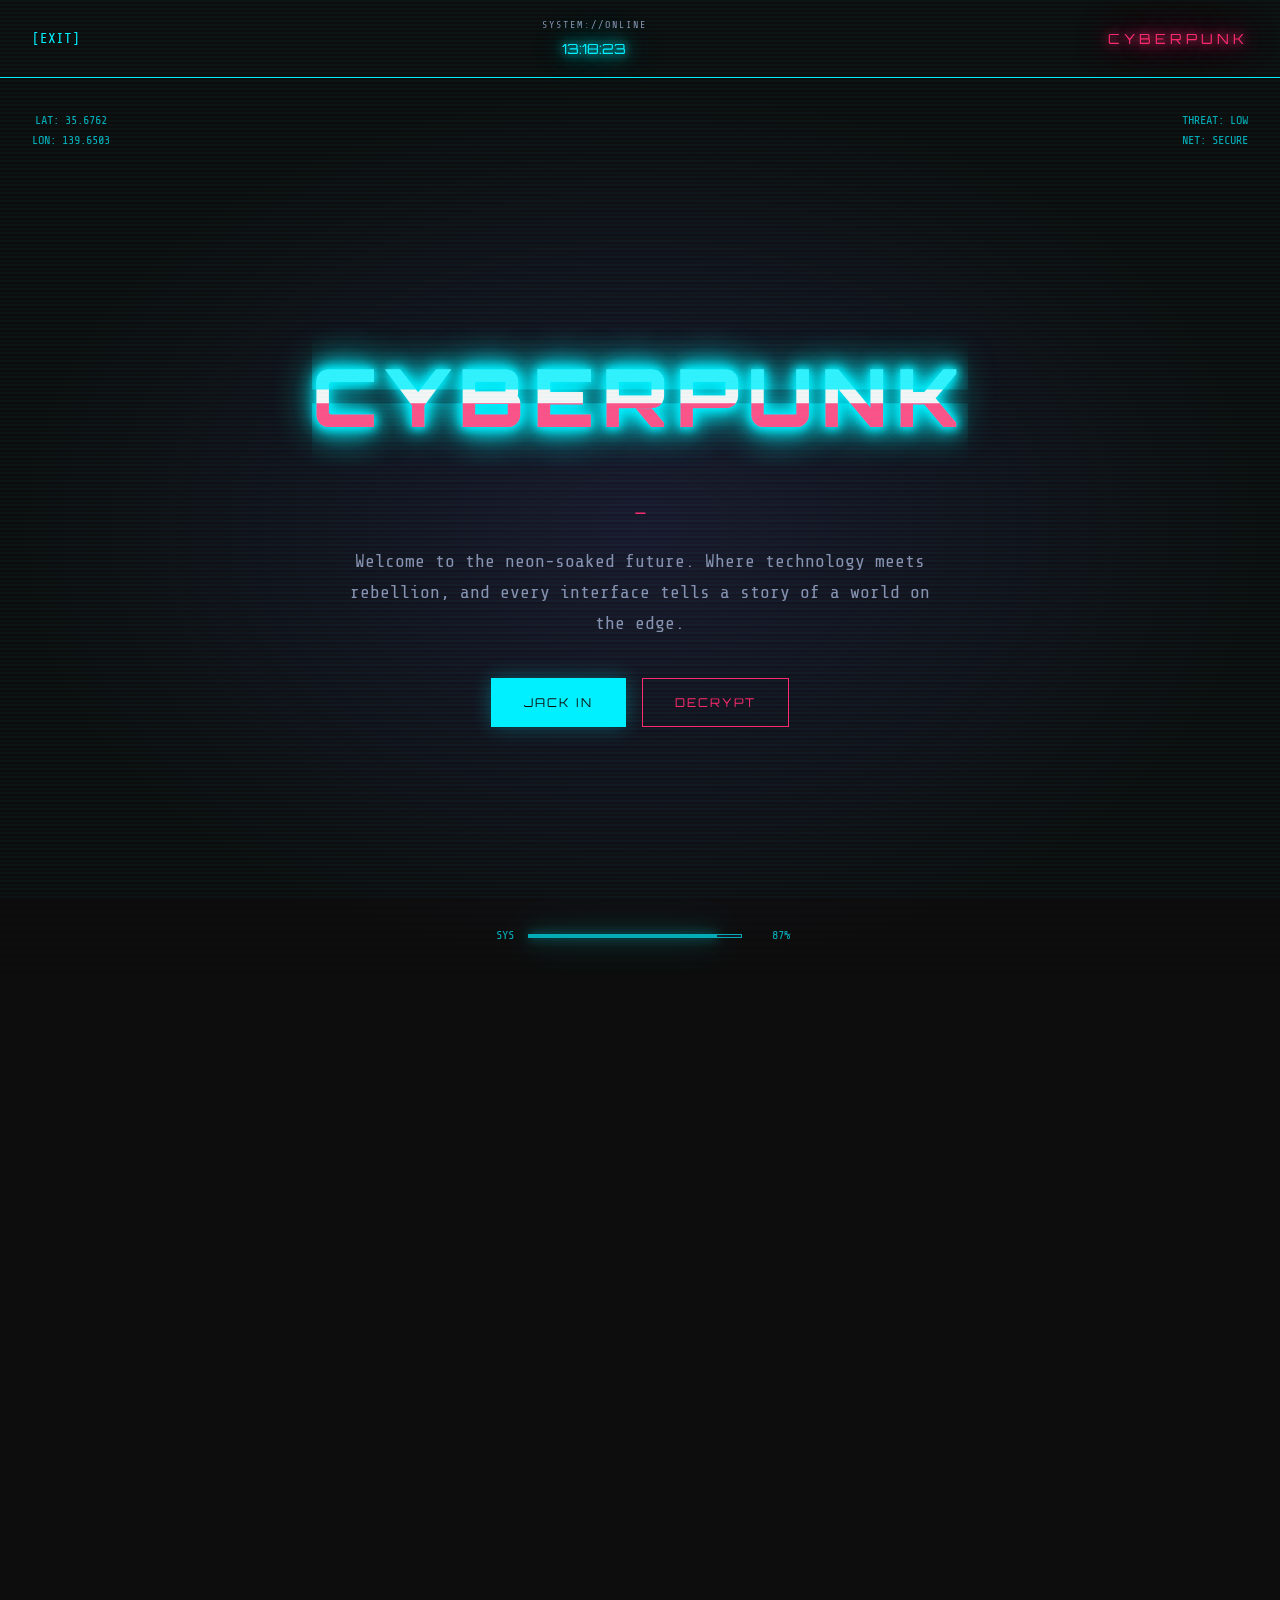
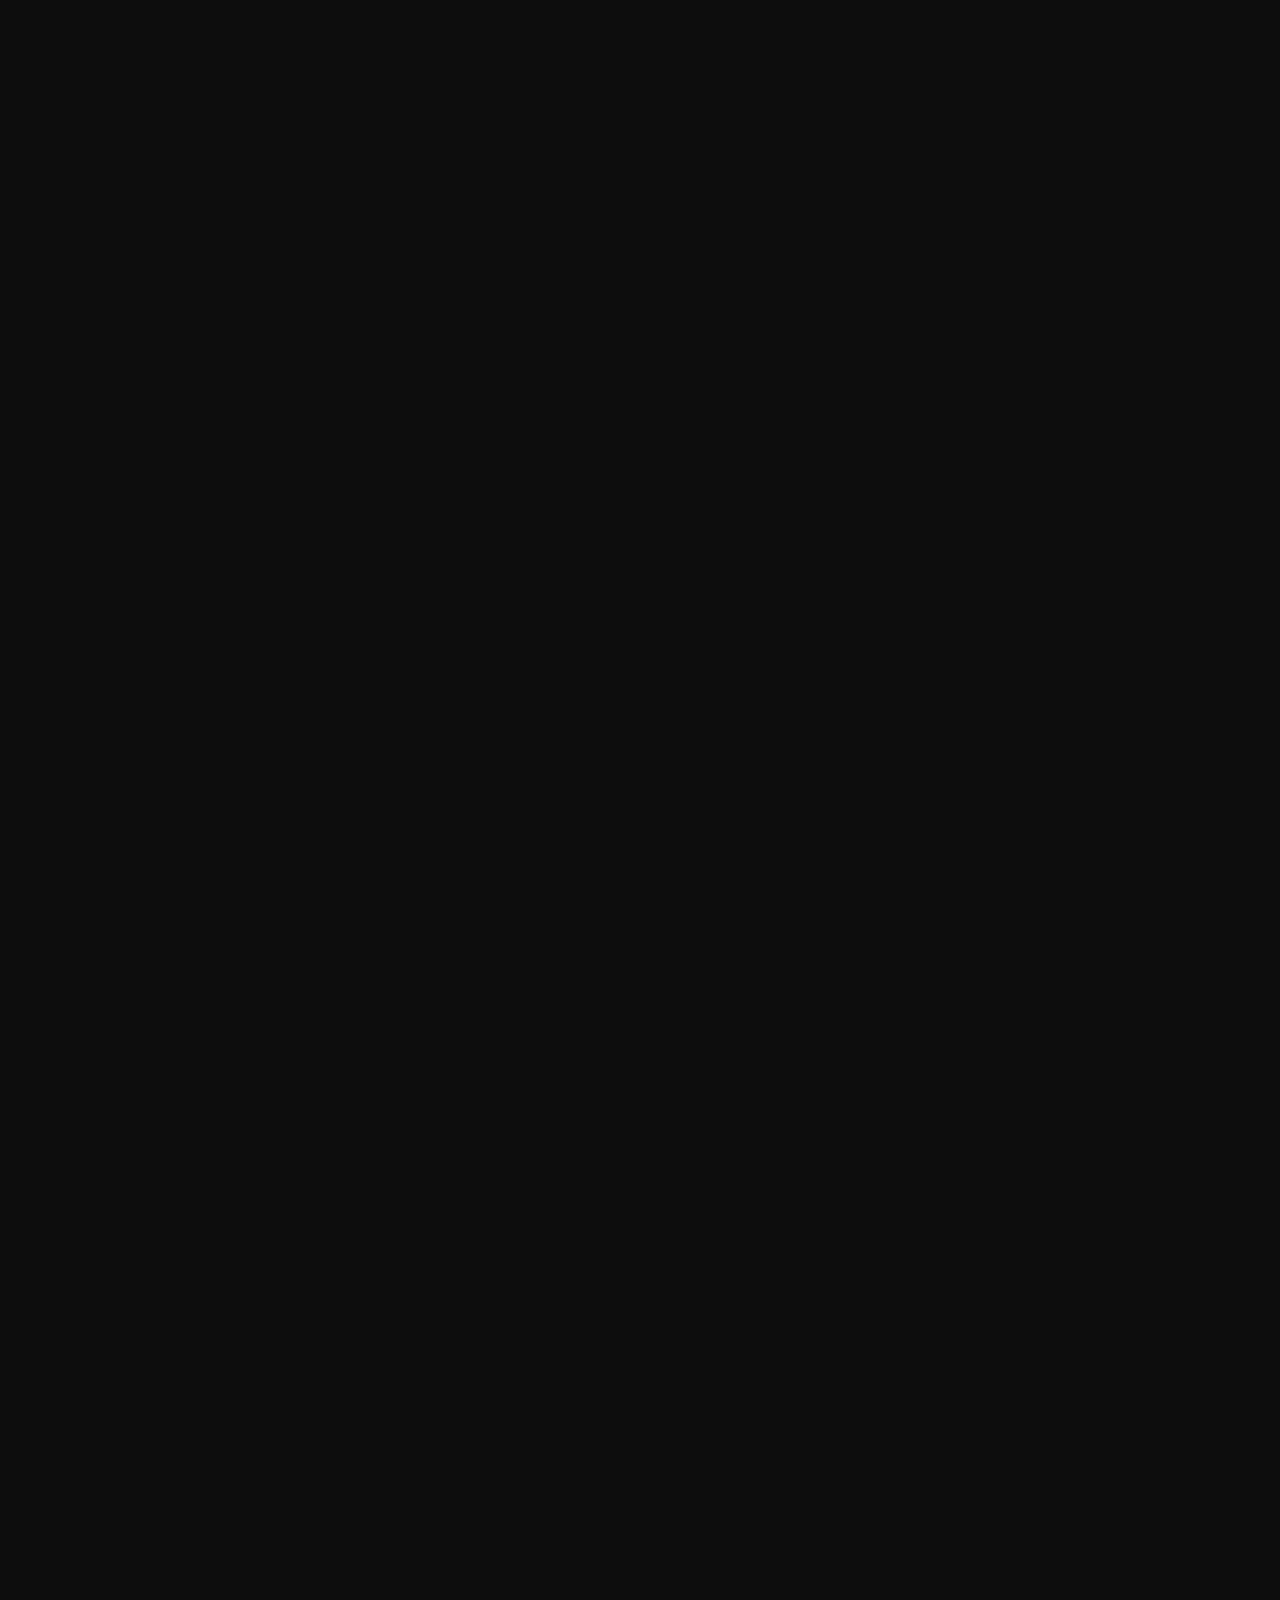
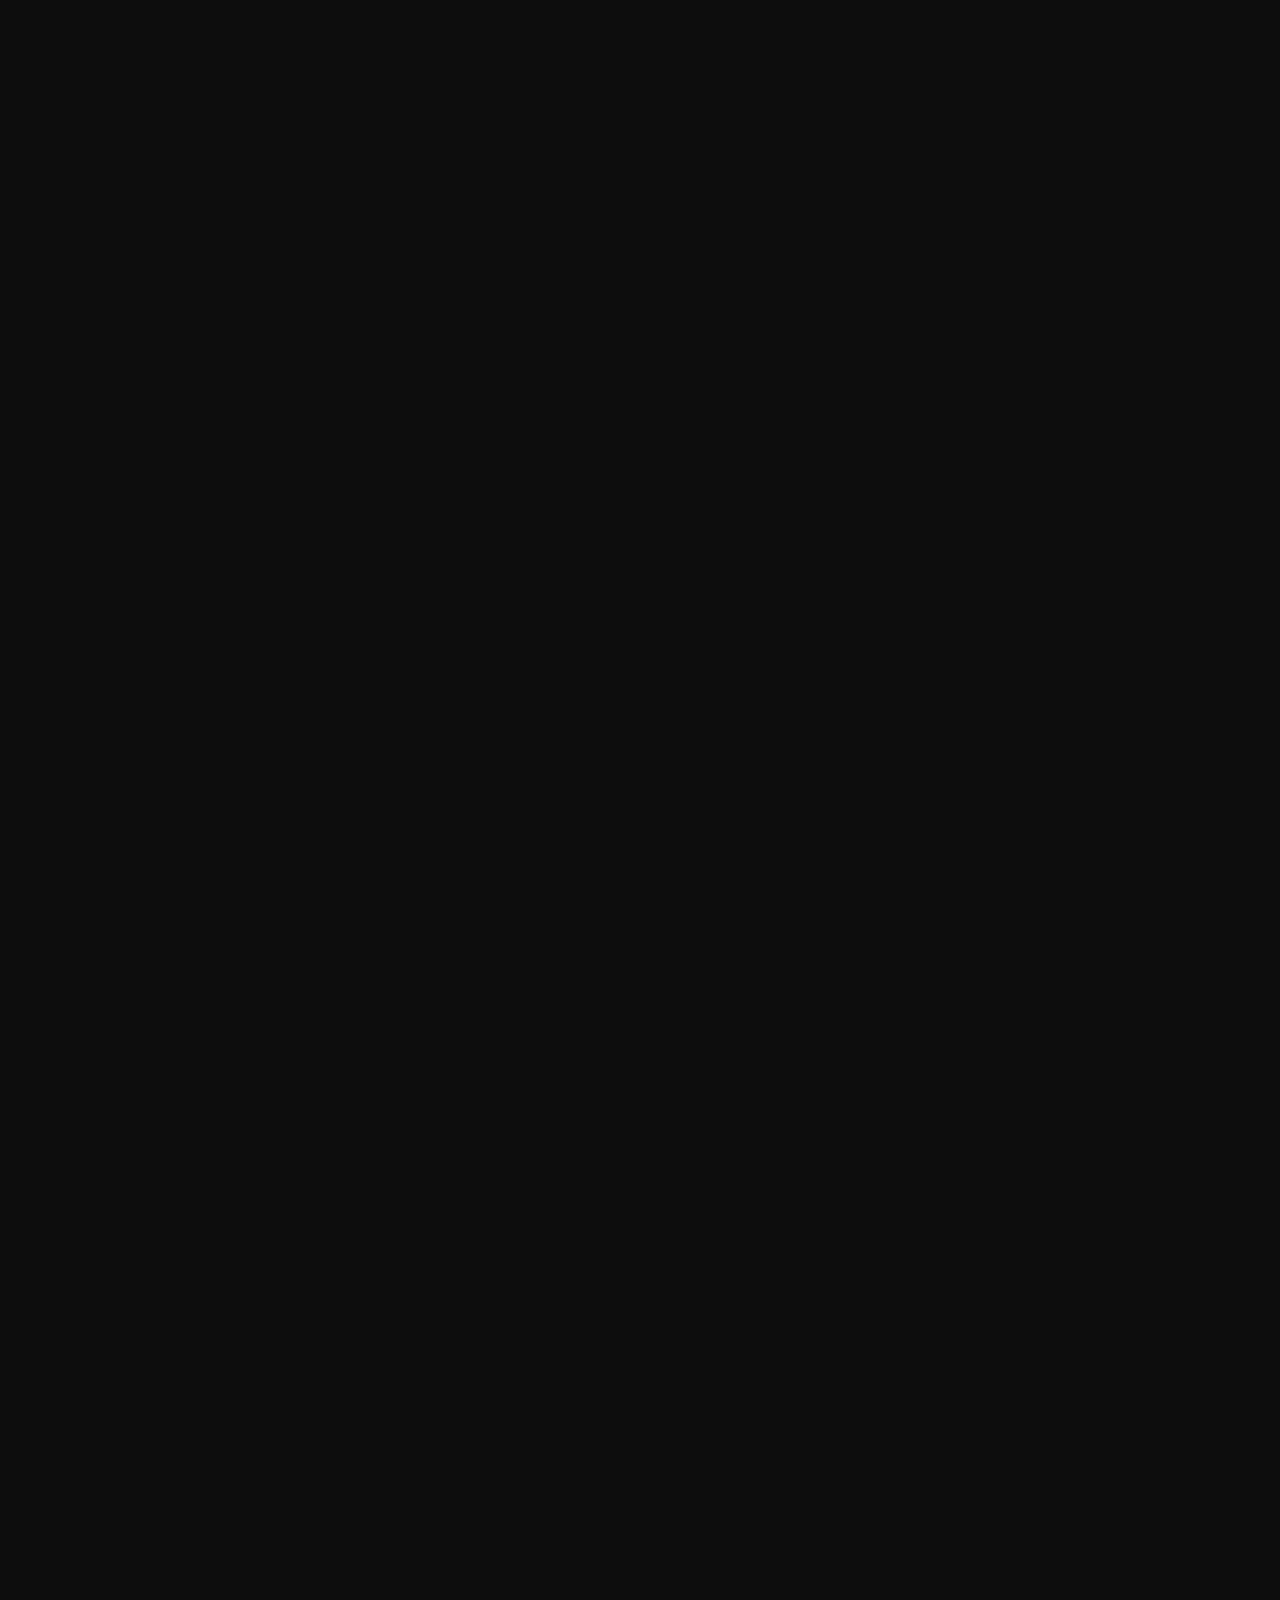
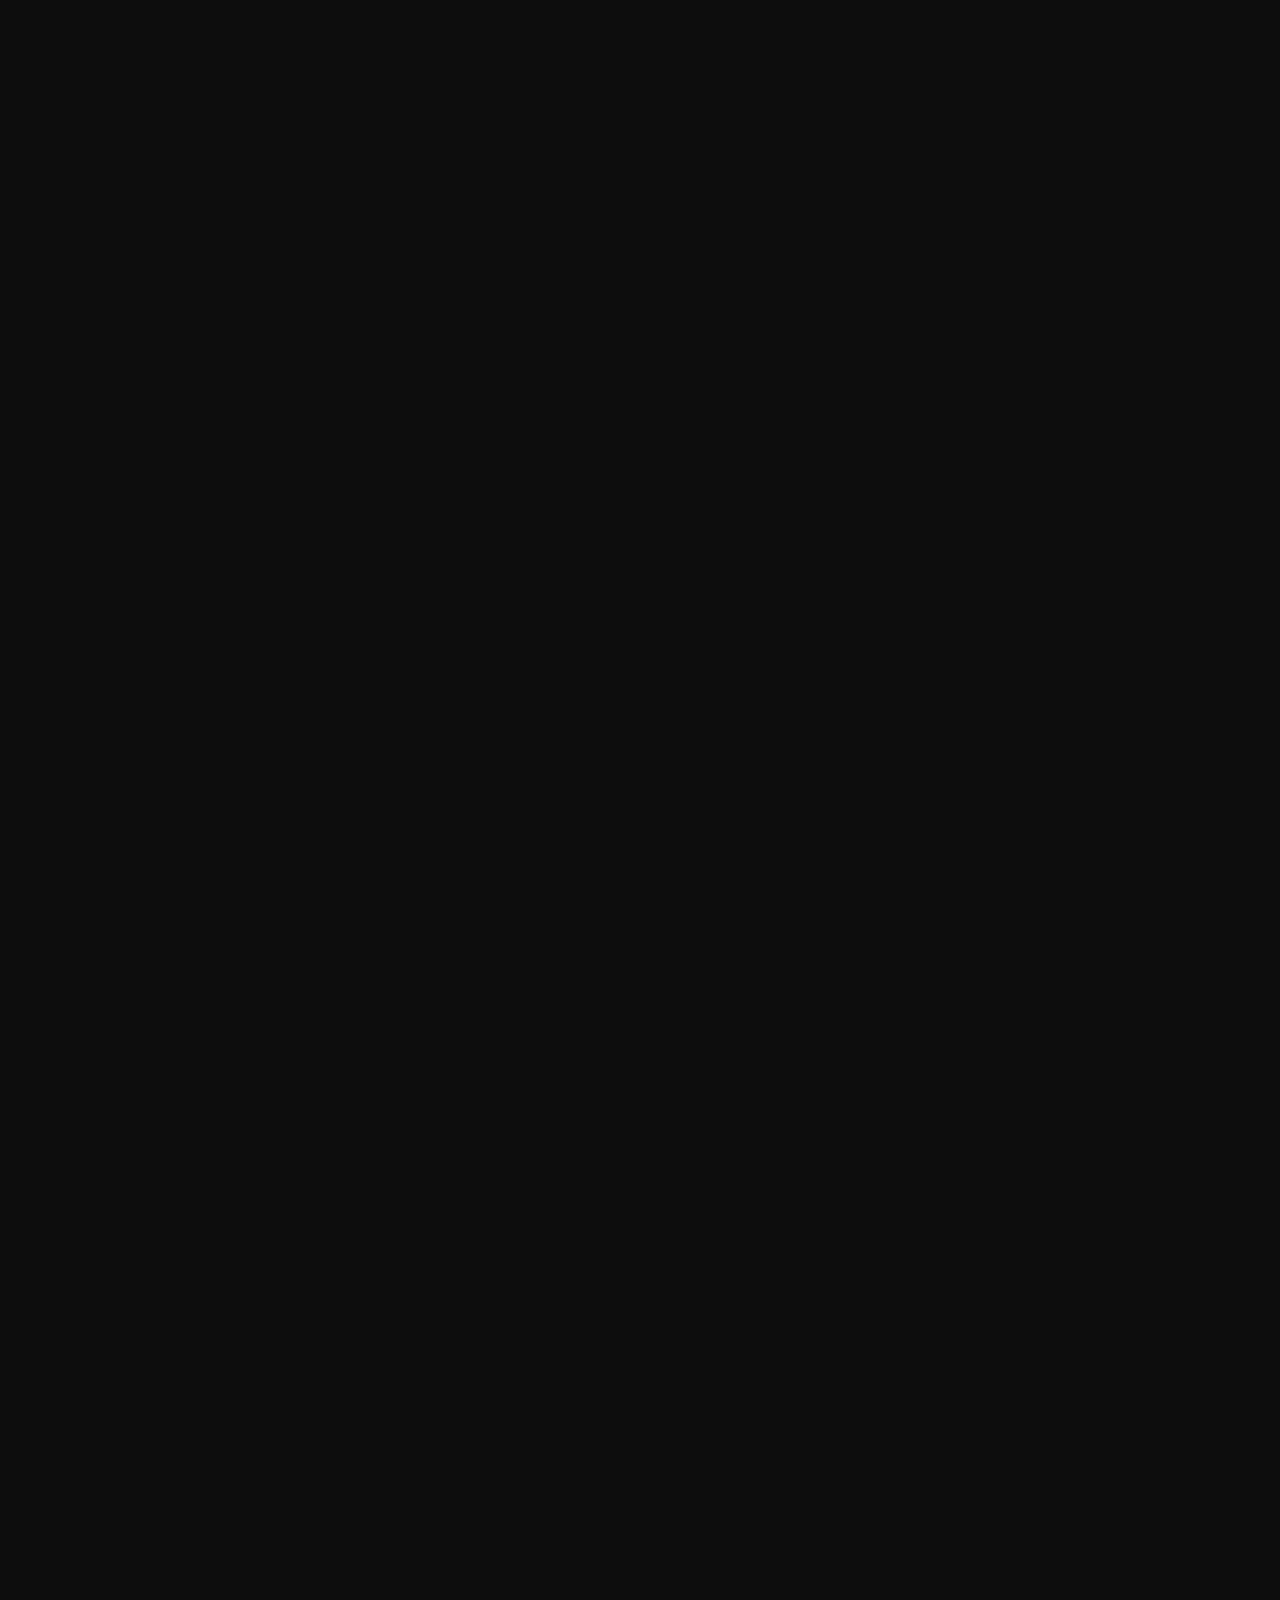
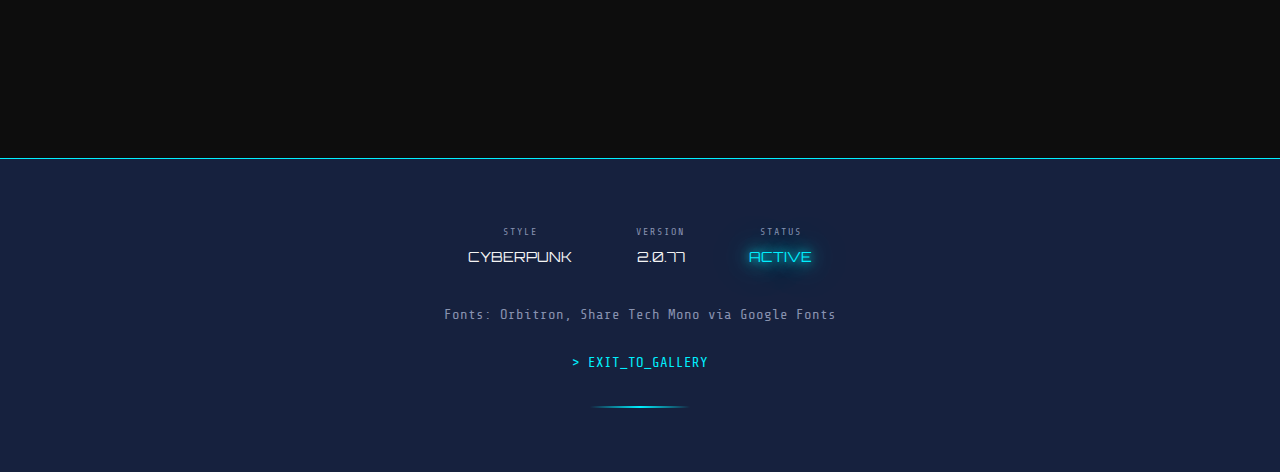
<file: styles/cyberpunk/index.html>
<!DOCTYPE html>
<html lang="en">
<head>
    <meta charset="UTF-8">
    <meta name="viewport" content="width=device-width, initial-scale=1.0">
    <title>Cyberpunk - Brand Style Guidelines</title>
    <link rel="stylesheet" href="style.css">
    <link rel="preconnect" href="https://fonts.googleapis.com">
    <link rel="preconnect" href="https://fonts.gstatic.com" crossorigin>
    <link href="https://fonts.googleapis.com/css2?family=Orbitron:wght@400;500;600;700;800;900&family=Share+Tech+Mono&display=swap" rel="stylesheet">
</head>
<body>
    <!-- Matrix Rain Background -->
    <canvas id="matrixRain" class="matrix-rain"></canvas>

    <!-- Glitch Overlay -->
    <div class="glitch-overlay"></div>

    <!-- Navigation -->
    <nav class="nav">
        <a href="../../index.html" class="nav__back">
            <span class="nav__back-text">[EXIT]</span>
        </a>
        <div class="nav__center">
            <span class="nav__status">SYSTEM://ONLINE</span>
            <span class="nav__time" id="systemTime">00:00:00</span>
        </div>
        <span class="nav__title">CYBERPUNK</span>
    </nav>

    <!-- Hero Section -->
    <section class="hero">
        <div class="hero__scanline"></div>
        <div class="hero__content">
            <div class="hero__glitch-container">
                <h1 class="hero__title" data-text="CYBERPUNK">CYBERPUNK</h1>
            </div>
            <p class="hero__tagline">
                <span class="typing-text" id="tagline"></span>
                <span class="cursor">_</span>
            </p>
            <p class="hero__description">Welcome to the neon-soaked future. Where technology meets rebellion, and every interface tells a story of a world on the edge.</p>
            <div class="hero__buttons">
                <button class="btn btn--primary btn--glitch">
                    <span>JACK IN</span>
                </button>
                <button class="btn btn--secondary">
                    <span>DECRYPT</span>
                </button>
            </div>
        </div>
        <div class="hero__hud">
            <div class="hud-element hud-element--top-left">
                <span>LAT: 35.6762</span>
                <span>LON: 139.6503</span>
            </div>
            <div class="hud-element hud-element--top-right">
                <span>THREAT: LOW</span>
                <span>NET: SECURE</span>
            </div>
            <div class="hud-element hud-element--bottom">
                <div class="hud-bar">
                    <span class="hud-bar__label">SYS</span>
                    <div class="hud-bar__track"><div class="hud-bar__fill" style="width: 87%"></div></div>
                    <span class="hud-bar__value">87%</span>
                </div>
            </div>
        </div>
    </section>

    <!-- Color Palette -->
    <section class="section" id="colors">
        <h2 class="section__title">
            <span class="section__title-text">COLOR_PALETTE</span>
            <span class="section__title-line"></span>
        </h2>
        <p class="section__intro">High-voltage colors that cut through the darkness. Electric cyans, warning pinks, and void blacks.</p>

        <div class="color-grid">
            <div class="color-card" data-color="#0d0d0d">
                <div class="color-card__preview" style="background: #0d0d0d">
                    <div class="color-card__glitch"></div>
                </div>
                <div class="color-card__info">
                    <span class="color-card__name">VOID</span>
                    <span class="color-card__hex">#0D0D0D</span>
                    <span class="color-card__use">Primary Background</span>
                </div>
            </div>
            <div class="color-card" data-color="#1a1a2e">
                <div class="color-card__preview" style="background: #1a1a2e">
                    <div class="color-card__glitch"></div>
                </div>
                <div class="color-card__info">
                    <span class="color-card__name">DEEP_PURPLE</span>
                    <span class="color-card__hex">#1A1A2E</span>
                    <span class="color-card__use">Secondary Background</span>
                </div>
            </div>
            <div class="color-card" data-color="#00f0ff">
                <div class="color-card__preview" style="background: #00f0ff">
                    <div class="color-card__glitch"></div>
                </div>
                <div class="color-card__info">
                    <span class="color-card__name">ELECTRIC_CYAN</span>
                    <span class="color-card__hex">#00F0FF</span>
                    <span class="color-card__use">Primary Accent</span>
                </div>
            </div>
            <div class="color-card" data-color="#ff2a6d">
                <div class="color-card__preview" style="background: #ff2a6d">
                    <div class="color-card__glitch"></div>
                </div>
                <div class="color-card__info">
                    <span class="color-card__name">NEON_PINK</span>
                    <span class="color-card__hex">#FF2A6D</span>
                    <span class="color-card__use">Secondary Accent</span>
                </div>
            </div>
            <div class="color-card" data-color="#05d9e8">
                <div class="color-card__preview" style="background: #05d9e8">
                    <div class="color-card__glitch"></div>
                </div>
                <div class="color-card__info">
                    <span class="color-card__name">BRIGHT_CYAN</span>
                    <span class="color-card__hex">#05D9E8</span>
                    <span class="color-card__use">Links & Interactive</span>
                </div>
            </div>
            <div class="color-card" data-color="#d300c5">
                <div class="color-card__preview" style="background: #d300c5">
                    <div class="color-card__glitch"></div>
                </div>
                <div class="color-card__info">
                    <span class="color-card__name">MAGENTA</span>
                    <span class="color-card__hex">#D300C5</span>
                    <span class="color-card__use">Warnings & Highlights</span>
                </div>
            </div>
            <div class="color-card" data-color="#ff6b6b">
                <div class="color-card__preview" style="background: #ff6b6b">
                    <div class="color-card__glitch"></div>
                </div>
                <div class="color-card__info">
                    <span class="color-card__name">ALERT_RED</span>
                    <span class="color-card__hex">#FF6B6B</span>
                    <span class="color-card__use">Errors & Danger</span>
                </div>
            </div>
            <div class="color-card" data-color="#f4f4f4">
                <div class="color-card__preview" style="background: #f4f4f4">
                    <div class="color-card__glitch"></div>
                </div>
                <div class="color-card__info">
                    <span class="color-card__name">TERMINAL_WHITE</span>
                    <span class="color-card__hex">#F4F4F4</span>
                    <span class="color-card__use">Primary Text</span>
                </div>
            </div>
        </div>

        <div class="copy-toast" id="copyToast">
            <span class="copy-toast__icon">&gt;</span>
            <span class="copy-toast__text">COPIED TO CLIPBOARD</span>
        </div>
    </section>

    <!-- Typography -->
    <section class="section" id="typography">
        <h2 class="section__title">
            <span class="section__title-text">TYPOGRAPHY</span>
            <span class="section__title-line"></span>
        </h2>
        <p class="section__intro">Futuristic fonts that feel like they belong in a neon-lit megacity. Sharp, technical, unapologetic.</p>

        <div class="type-showcase">
            <div class="type-card">
                <div class="type-card__header">
                    <span class="type-card__label">PRIMARY::DISPLAY</span>
                    <span class="type-card__status">LOADED</span>
                </div>
                <h3 class="type-card__name font-primary">Orbitron</h3>
                <p class="type-card__sample font-primary">ABCDEFGHIJKLMNOPQRSTUVWXYZ</p>
                <p class="type-card__sample font-primary">abcdefghijklmnopqrstuvwxyz</p>
                <p class="type-card__sample font-primary">0123456789 !@#$%^&*()</p>
                <a href="https://fonts.google.com/specimen/Orbitron" class="type-card__link" target="_blank">&gt; DOWNLOAD_FONT</a>
            </div>
            <div class="type-card">
                <div class="type-card__header">
                    <span class="type-card__label">SECONDARY::MONO</span>
                    <span class="type-card__status">LOADED</span>
                </div>
                <h3 class="type-card__name font-secondary">Share Tech Mono</h3>
                <p class="type-card__sample font-secondary">ABCDEFGHIJKLMNOPQRSTUVWXYZ</p>
                <p class="type-card__sample font-secondary">abcdefghijklmnopqrstuvwxyz</p>
                <p class="type-card__sample font-secondary">0123456789 !@#$%^&*()</p>
                <a href="https://fonts.google.com/specimen/Share+Tech+Mono" class="type-card__link" target="_blank">&gt; DOWNLOAD_FONT</a>
            </div>
        </div>

        <div class="type-scale">
            <div class="type-scale__header">
                <h4 class="type-scale__title">&gt; TYPE_HIERARCHY</h4>
            </div>
            <div class="type-scale__item">
                <span class="type-scale__label">H1 // 3rem</span>
                <span class="type-scale__preview h1">SYSTEM BREACH</span>
            </div>
            <div class="type-scale__item">
                <span class="type-scale__label">H2 // 2rem</span>
                <span class="type-scale__preview h2">ACCESS GRANTED</span>
            </div>
            <div class="type-scale__item">
                <span class="type-scale__label">H3 // 1.5rem</span>
                <span class="type-scale__preview h3">DECRYPTING...</span>
            </div>
            <div class="type-scale__item">
                <span class="type-scale__label">BODY // 1rem</span>
                <span class="type-scale__preview body">The network never sleeps. Neither do we.</span>
            </div>
            <div class="type-scale__item">
                <span class="type-scale__label">MONO // 0.875rem</span>
                <span class="type-scale__preview mono">console.log("Welcome to the future");</span>
            </div>
        </div>
    </section>

    <!-- Components -->
    <section class="section" id="components">
        <h2 class="section__title">
            <span class="section__title-text">COMPONENTS</span>
            <span class="section__title-line"></span>
        </h2>
        <p class="section__intro">Interface elements forged for the digital underground. Every interaction should feel electric.</p>

        <div class="component-group">
            <h3 class="component-group__title">&gt; BUTTONS</h3>
            <div class="component-row">
                <button class="btn btn--primary btn--glitch">PRIMARY</button>
                <button class="btn btn--secondary">SECONDARY</button>
                <button class="btn btn--ghost">GHOST</button>
                <button class="btn btn--danger">DANGER</button>
                <button class="btn btn--primary" disabled>DISABLED</button>
            </div>
        </div>

        <div class="component-group">
            <h3 class="component-group__title">&gt; FORM_INPUTS</h3>
            <div class="component-row">
                <div class="input-group">
                    <label class="input-label">USERNAME</label>
                    <input type="text" class="input" placeholder="Enter handle...">
                </div>
                <div class="input-group">
                    <label class="input-label">SECTOR</label>
                    <select class="select">
                        <option>Select sector</option>
                        <option>SECTOR-7G</option>
                        <option>DOWNTOWN</option>
                        <option>INDUSTRIAL</option>
                        <option>NEON_DISTRICT</option>
                    </select>
                </div>
            </div>
            <div class="component-row">
                <label class="checkbox">
                    <input type="checkbox" checked>
                    <span class="checkbox__box"></span>
                    <span class="checkbox__label">ENCRYPT_CONNECTION</span>
                </label>
                <label class="checkbox">
                    <input type="checkbox">
                    <span class="checkbox__box"></span>
                    <span class="checkbox__label">STEALTH_MODE</span>
                </label>
                <label class="toggle">
                    <input type="checkbox" checked>
                    <span class="toggle__track"></span>
                    <span class="toggle__label">NEURAL_LINK</span>
                </label>
            </div>
        </div>

        <div class="component-group">
            <h3 class="component-group__title">&gt; DATA_CARDS</h3>
            <div class="card-grid">
                <div class="card">
                    <div class="card__header">
                        <span class="card__icon">&#9632;</span>
                        <span class="card__status card__status--online">ONLINE</span>
                    </div>
                    <h4 class="card__title">NETRUNNER_01</h4>
                    <p class="card__text">Elite hacker specializing in corporate data extraction and firewall penetration.</p>
                    <div class="card__stats">
                        <div class="card__stat">
                            <span class="card__stat-label">SKILL</span>
                            <span class="card__stat-value">98%</span>
                        </div>
                        <div class="card__stat">
                            <span class="card__stat-label">TRUST</span>
                            <span class="card__stat-value">HIGH</span>
                        </div>
                    </div>
                    <button class="btn btn--small btn--primary">CONNECT</button>
                </div>
                <div class="card card--highlight">
                    <div class="card__header">
                        <span class="card__icon">&#9670;</span>
                        <span class="card__status card__status--warning">ENCRYPTED</span>
                    </div>
                    <h4 class="card__title">CLASSIFIED_DATA</h4>
                    <p class="card__text">Corporate secrets. Handle with extreme caution. Auto-destruct enabled.</p>
                    <div class="card__stats">
                        <div class="card__stat">
                            <span class="card__stat-label">RISK</span>
                            <span class="card__stat-value">CRITICAL</span>
                        </div>
                        <div class="card__stat">
                            <span class="card__stat-label">VALUE</span>
                            <span class="card__stat-value">$$$</span>
                        </div>
                    </div>
                    <button class="btn btn--small btn--danger">DECRYPT</button>
                </div>
                <div class="card">
                    <div class="card__header">
                        <span class="card__icon">&#9651;</span>
                        <span class="card__status card__status--offline">OFFLINE</span>
                    </div>
                    <h4 class="card__title">SAFE_HOUSE</h4>
                    <p class="card__text">Secure location in the industrial district. Off-grid power and comms.</p>
                    <div class="card__stats">
                        <div class="card__stat">
                            <span class="card__stat-label">SECURITY</span>
                            <span class="card__stat-value">MAX</span>
                        </div>
                        <div class="card__stat">
                            <span class="card__stat-label">CAPACITY</span>
                            <span class="card__stat-value">6</span>
                        </div>
                    </div>
                    <button class="btn btn--small btn--secondary">LOCATE</button>
                </div>
            </div>
        </div>

        <div class="component-group">
            <h3 class="component-group__title">&gt; STATUS_INDICATORS</h3>
            <div class="component-row">
                <span class="badge">DEFAULT</span>
                <span class="badge badge--success">CONNECTED</span>
                <span class="badge badge--warning">SCANNING</span>
                <span class="badge badge--danger">BREACH</span>
                <span class="badge badge--info">ENCRYPTED</span>
            </div>
        </div>

        <div class="component-group">
            <h3 class="component-group__title">&gt; LOADING_STATES</h3>
            <div class="loading-demo">
                <div class="loader loader--bar">
                    <div class="loader__fill"></div>
                </div>
                <div class="loader loader--pulse">
                    <span></span><span></span><span></span>
                </div>
                <div class="loader loader--glitch">LOADING...</div>
            </div>
        </div>
    </section>

    <!-- Usage Guidelines -->
    <section class="section" id="usage">
        <h2 class="section__title">
            <span class="section__title-text">USAGE_GUIDELINES</span>
            <span class="section__title-line"></span>
        </h2>
        <p class="section__intro">Rules for navigating the neon jungle. Follow these protocols for maximum impact.</p>

        <div class="guidelines-grid">
            <div class="guideline guideline--do">
                <h4 class="guideline__title">[+] EXECUTE</h4>
                <ul class="guideline__list">
                    <li>Embrace the darkness - let neons pop against deep blacks</li>
                    <li>Use glitch effects sparingly for emphasis</li>
                    <li>Layer UI elements with depth and transparency</li>
                    <li>Include HUD-style information displays</li>
                    <li>Add subtle scanning/loading animations</li>
                    <li>Use technical, abbreviated language in UI</li>
                </ul>
            </div>
            <div class="guideline guideline--dont">
                <h4 class="guideline__title">[-] ABORT</h4>
                <ul class="guideline__list">
                    <li>Overdo glitch effects - they become noise</li>
                    <li>Use warm, organic colors - stay electric</li>
                    <li>Forget readability in pursuit of aesthetics</li>
                    <li>Make everything flash and animate at once</li>
                    <li>Ignore accessibility - contrast matters</li>
                    <li>Use friendly, casual language - stay sharp</li>
                </ul>
            </div>
        </div>

        <div class="use-cases">
            <h4 class="use-cases__title">&gt; OPTIMAL_DEPLOYMENT</h4>
            <div class="use-cases__grid">
                <div class="use-case">
                    <span class="use-case__icon">&#9635;</span>
                    <span class="use-case__text">Tech startups</span>
                </div>
                <div class="use-case">
                    <span class="use-case__icon">&#9733;</span>
                    <span class="use-case__text">Gaming platforms</span>
                </div>
                <div class="use-case">
                    <span class="use-case__icon">&#9830;</span>
                    <span class="use-case__text">Crypto/Web3</span>
                </div>
                <div class="use-case">
                    <span class="use-case__icon">&#9679;</span>
                    <span class="use-case__text">Music/events</span>
                </div>
                <div class="use-case">
                    <span class="use-case__icon">&#9650;</span>
                    <span class="use-case__text">Sci-fi projects</span>
                </div>
                <div class="use-case">
                    <span class="use-case__icon">&#9632;</span>
                    <span class="use-case__text">Developer tools</span>
                </div>
            </div>
        </div>
    </section>

    <!-- Interactive Demo -->
    <section class="section" id="demo">
        <h2 class="section__title">
            <span class="section__title-text">INTERACTIVE_DEMO</span>
            <span class="section__title-line"></span>
        </h2>
        <p class="section__intro">Experience the full cyberpunk interface. Toggle effects and watch the system respond.</p>

        <div class="demo-controls">
            <label class="toggle">
                <input type="checkbox" id="toggleMatrix" checked>
                <span class="toggle__track"></span>
                <span class="toggle__label">MATRIX_RAIN</span>
            </label>
            <label class="toggle">
                <input type="checkbox" id="toggleGlitch">
                <span class="toggle__track"></span>
                <span class="toggle__label">GLITCH_FX</span>
            </label>
            <label class="toggle">
                <input type="checkbox" id="toggleScanlines" checked>
                <span class="toggle__track"></span>
                <span class="toggle__label">SCANLINES</span>
            </label>
            <label class="toggle">
                <input type="checkbox" id="toggleNeonPulse" checked>
                <span class="toggle__track"></span>
                <span class="toggle__label">NEON_PULSE</span>
            </label>
        </div>

        <div class="terminal">
            <div class="terminal__header">
                <span class="terminal__dot"></span>
                <span class="terminal__dot"></span>
                <span class="terminal__dot"></span>
                <span class="terminal__title">SYSTEM_TERMINAL</span>
            </div>
            <div class="terminal__body" id="terminalOutput">
                <p>&gt; Initializing cyberpunk style system...</p>
                <p>&gt; Loading color palette... <span class="text-success">DONE</span></p>
                <p>&gt; Compiling typography assets... <span class="text-success">DONE</span></p>
                <p>&gt; Activating neural interface... <span class="text-success">DONE</span></p>
                <p>&gt; System ready. Welcome, user.</p>
                <p class="terminal__prompt">&gt; <span id="terminalInput" class="terminal__cursor">_</span></p>
            </div>
        </div>
    </section>

    <!-- Footer -->
    <footer class="footer">
        <div class="footer__grid">
            <div class="footer__section">
                <span class="footer__label">STYLE</span>
                <span class="footer__value">CYBERPUNK</span>
            </div>
            <div class="footer__section">
                <span class="footer__label">VERSION</span>
                <span class="footer__value">2.0.77</span>
            </div>
            <div class="footer__section">
                <span class="footer__label">STATUS</span>
                <span class="footer__value footer__value--online">ACTIVE</span>
            </div>
        </div>
        <div class="footer__credits">
            <p>Fonts: Orbitron, Share Tech Mono via Google Fonts</p>
        </div>
        <a href="../../index.html" class="footer__link">&gt; EXIT_TO_GALLERY</a>
        <div class="footer__decoration">
            <span class="footer__line"></span>
        </div>
    </footer>

    <script src="effects.js"></script>
</body>
</html>
</file>
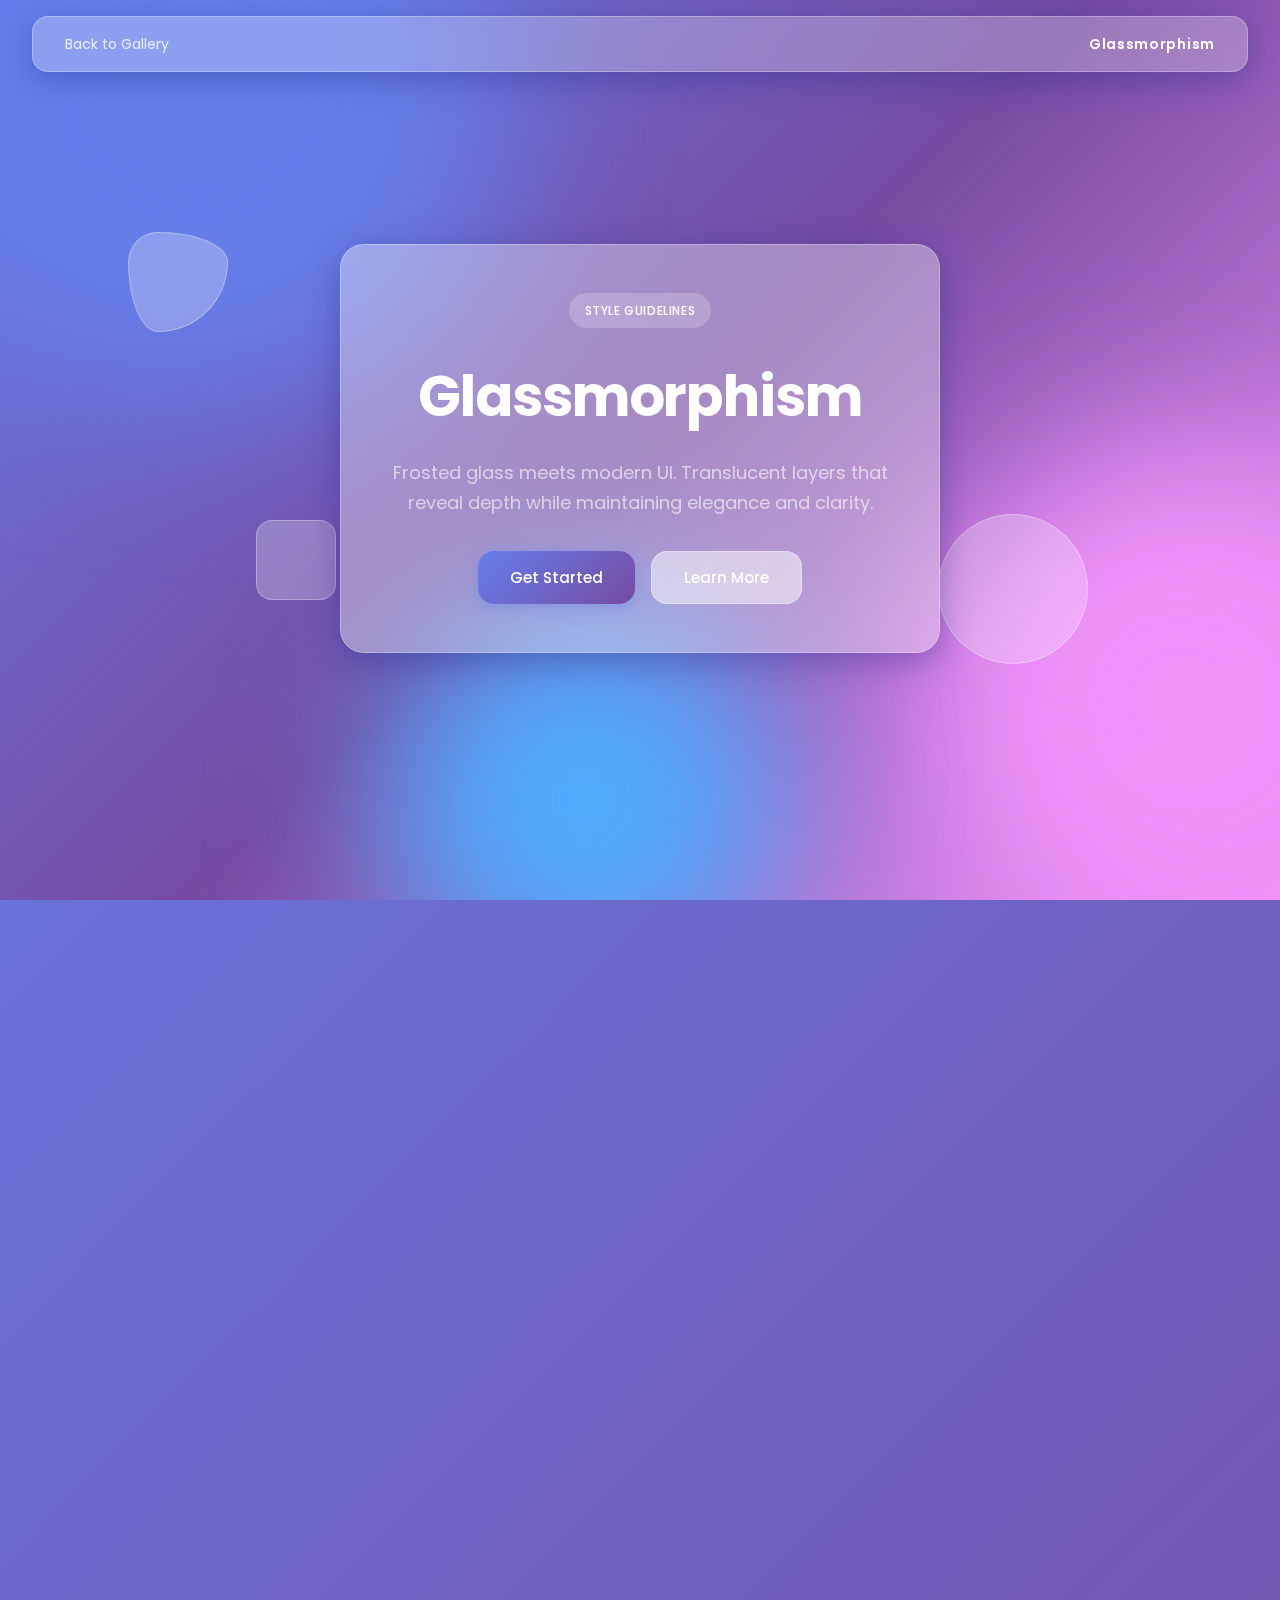
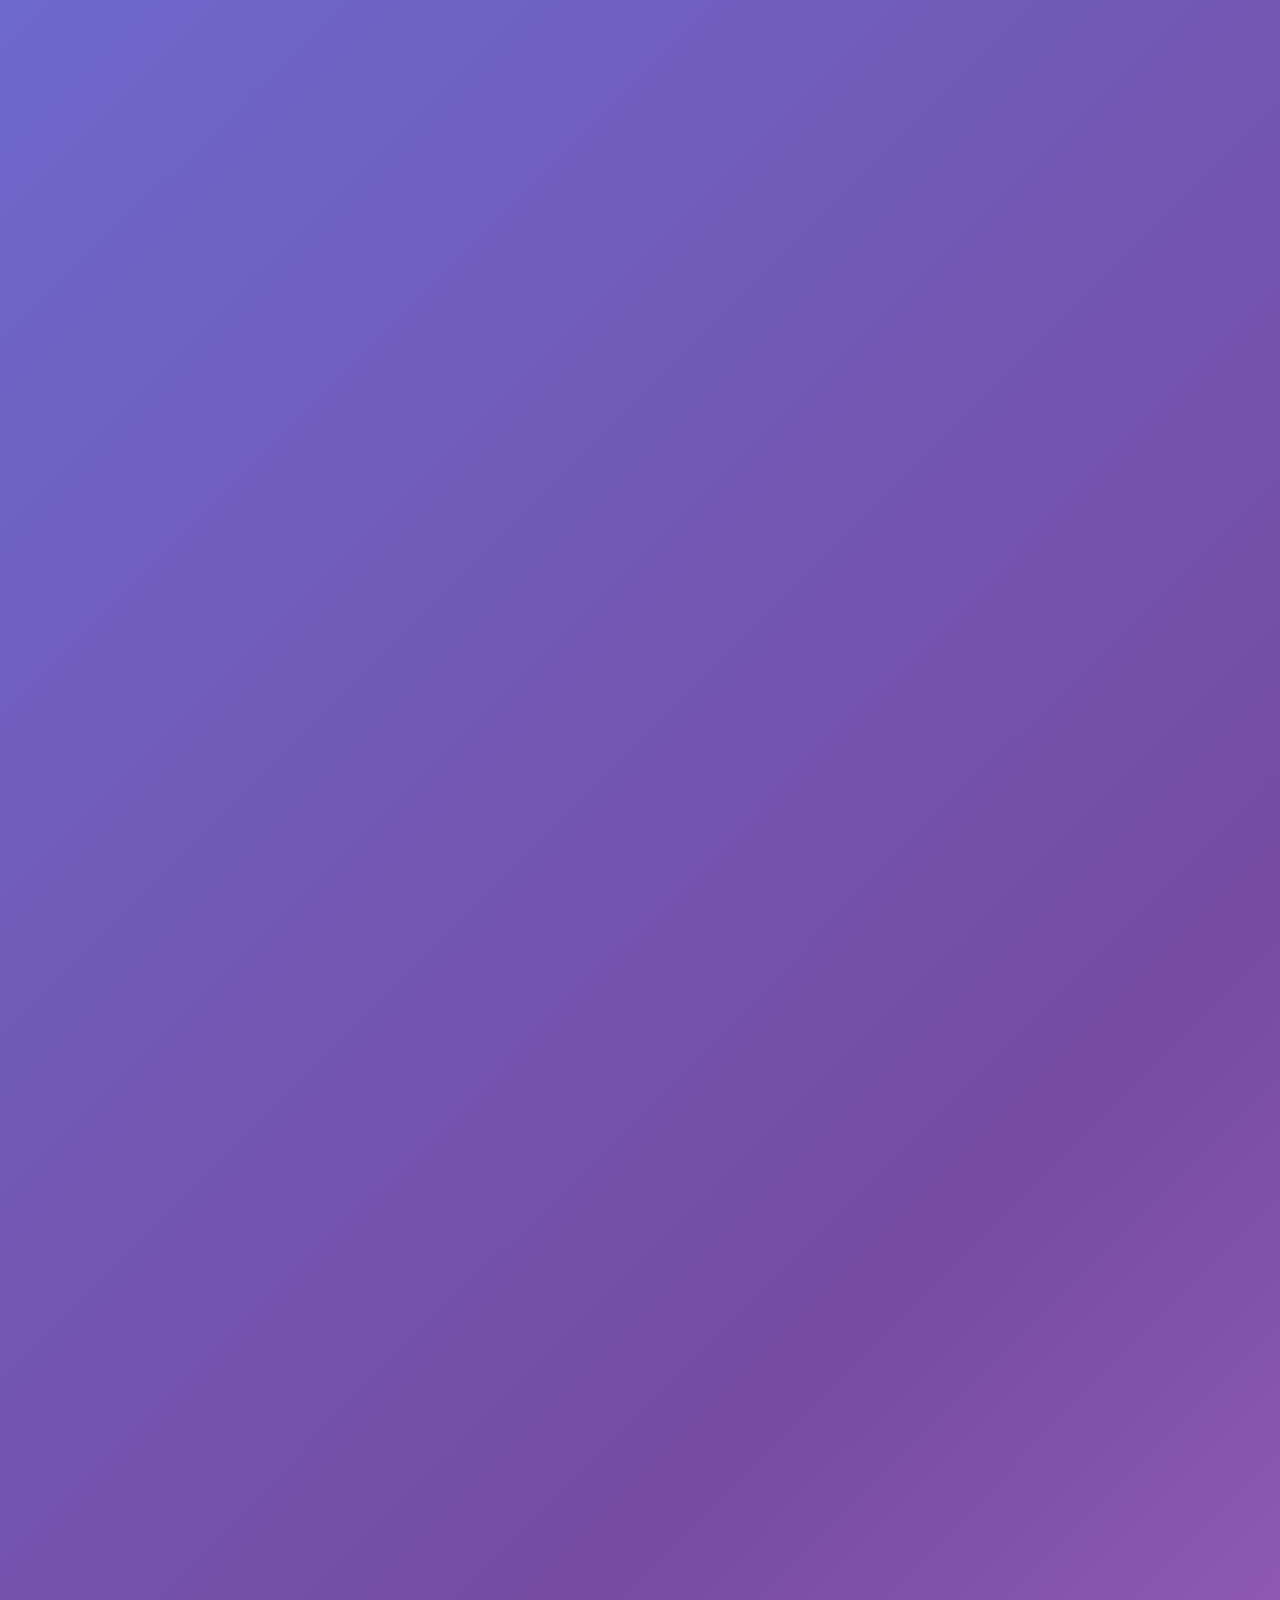
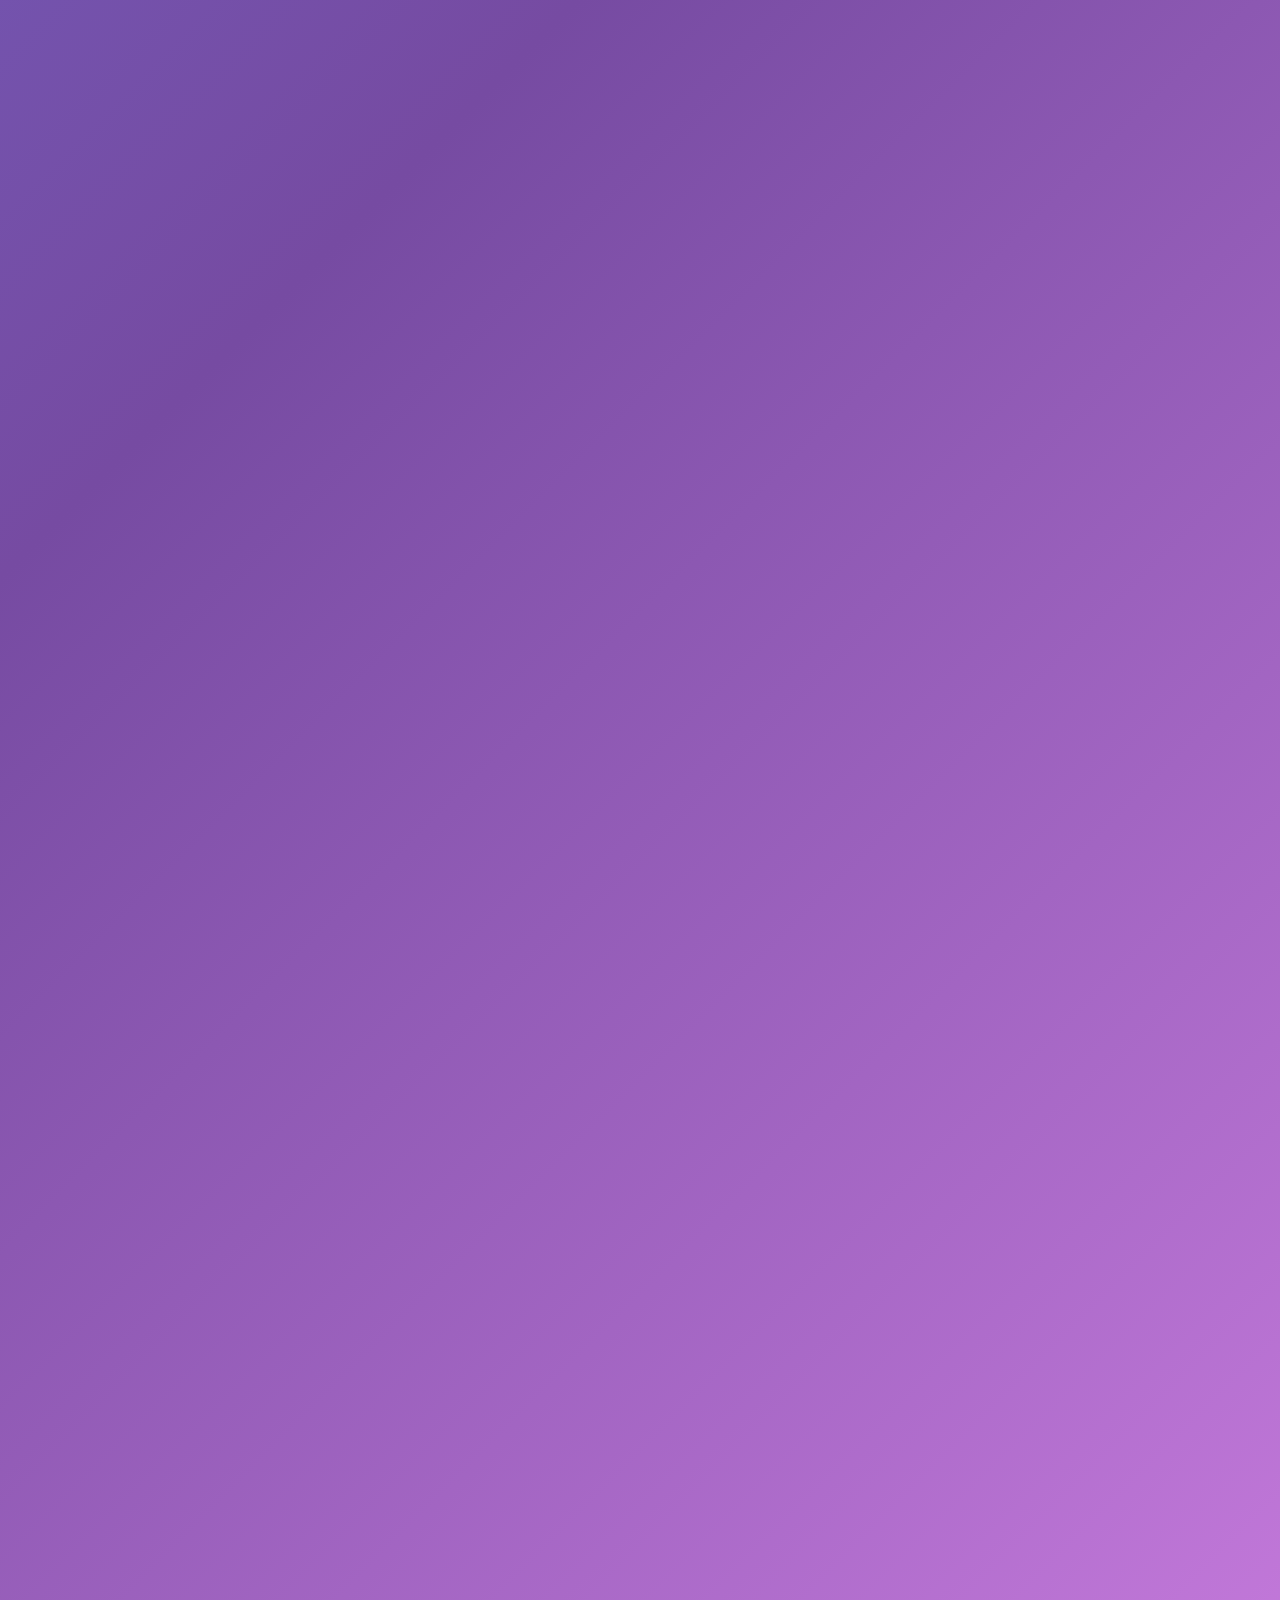
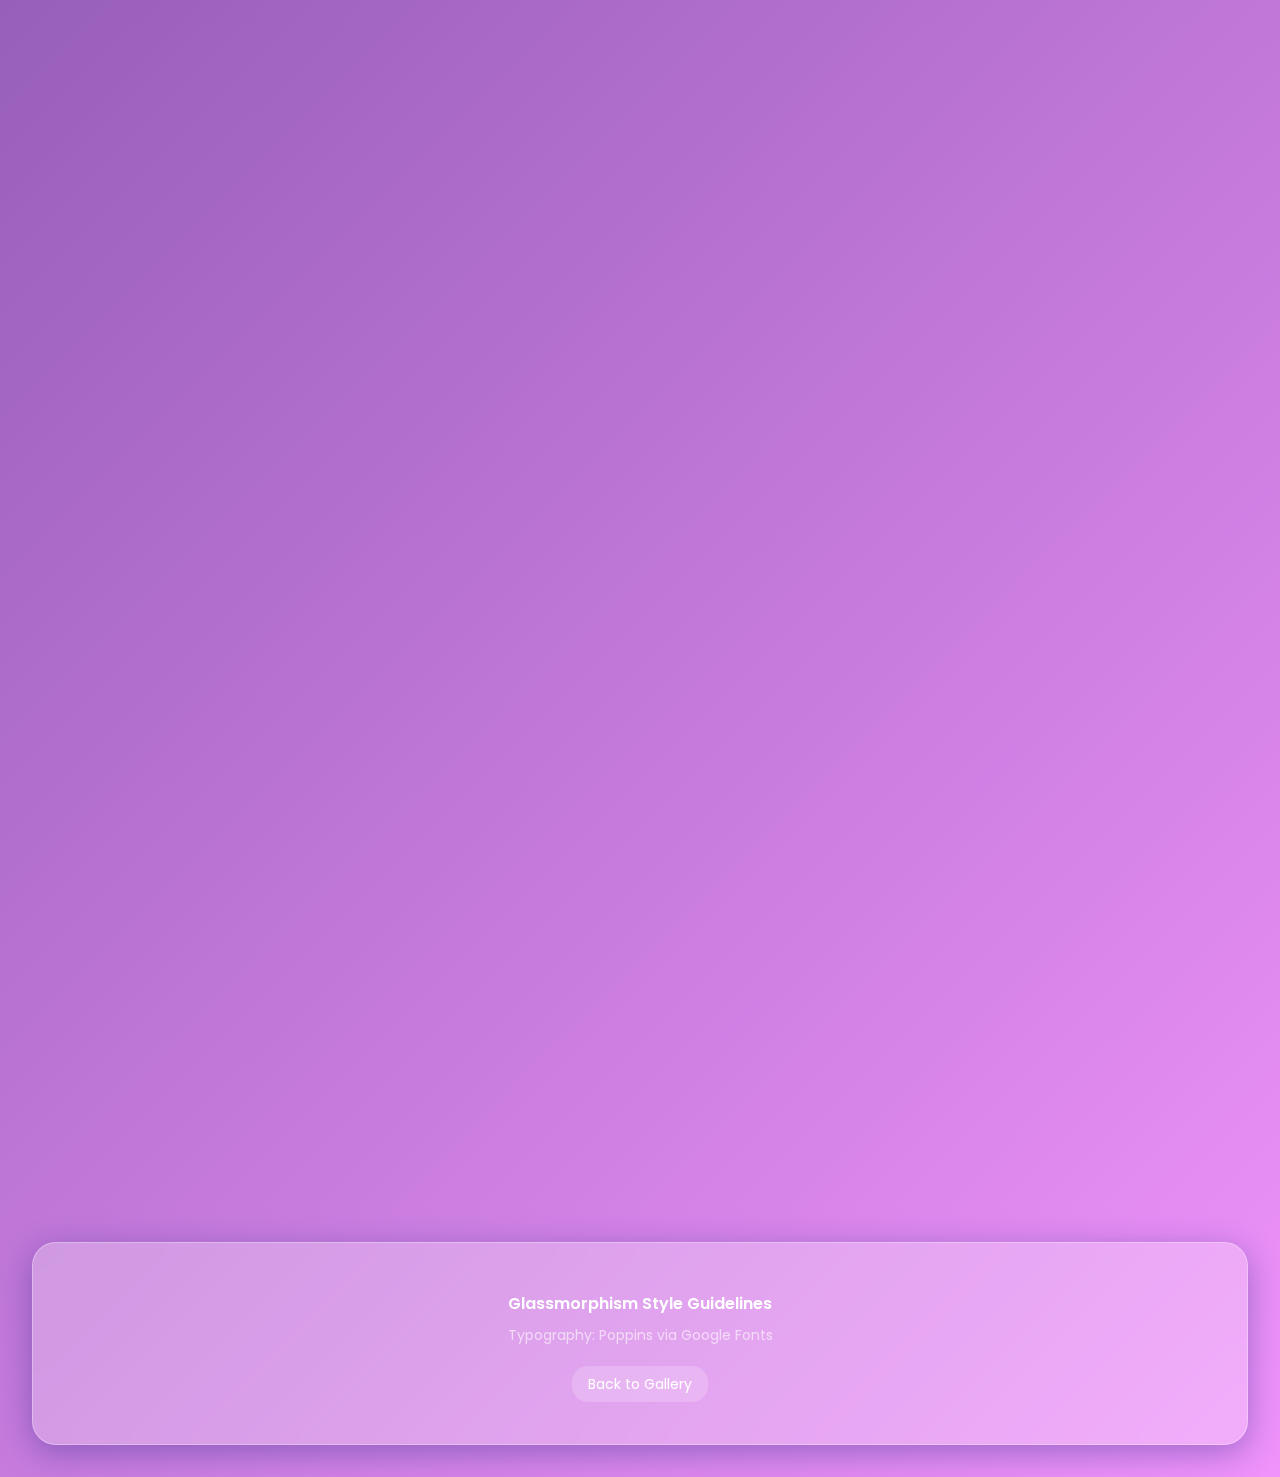
<file: styles/glassmorphism/index.html>
<!DOCTYPE html>
<html lang="en">
<head>
    <meta charset="UTF-8">
    <meta name="viewport" content="width=device-width, initial-scale=1.0">
    <title>Glassmorphism - Brand Style Guidelines</title>
    <link rel="stylesheet" href="style.css">
    <link rel="preconnect" href="https://fonts.googleapis.com">
    <link rel="preconnect" href="https://fonts.gstatic.com" crossorigin>
    <link href="https://fonts.googleapis.com/css2?family=Poppins:wght@300;400;500;600;700&display=swap" rel="stylesheet">
</head>
<body>
    <!-- Animated Background -->
    <div class="bg-gradient">
        <div class="bg-blob bg-blob--1"></div>
        <div class="bg-blob bg-blob--2"></div>
        <div class="bg-blob bg-blob--3"></div>
    </div>

    <!-- Navigation -->
    <nav class="nav glass">
        <a href="../../index.html" class="nav__back">Back to Gallery</a>
        <span class="nav__title">Glassmorphism</span>
    </nav>

    <!-- Hero Section -->
    <section class="hero">
        <div class="hero__content glass glass--strong">
            <span class="hero__badge">Style Guidelines</span>
            <h1 class="hero__title">Glassmorphism</h1>
            <p class="hero__description">Frosted glass meets modern UI. Translucent layers that reveal depth while maintaining elegance and clarity.</p>
            <div class="hero__actions">
                <button class="btn btn--primary">Get Started</button>
                <button class="btn btn--glass">Learn More</button>
            </div>
        </div>
        <div class="hero__shapes">
            <div class="floating-shape floating-shape--1"></div>
            <div class="floating-shape floating-shape--2"></div>
            <div class="floating-shape floating-shape--3"></div>
        </div>
    </section>

    <!-- Color Palette -->
    <section class="section" id="colors">
        <div class="section__header">
            <span class="section__number">01</span>
            <h2 class="section__title">Color Palette</h2>
        </div>
        <p class="section__intro">Soft gradients and transparency define this aesthetic. Colors should feel ethereal and layered.</p>

        <div class="color-grid">
            <div class="color-card glass" data-color="rgba(255,255,255,0.25)">
                <div class="color-card__preview" style="background: rgba(255,255,255,0.25)"></div>
                <div class="color-card__info">
                    <span class="color-card__name">Glass White</span>
                    <span class="color-card__hex">rgba(255,255,255,0.25)</span>
                    <span class="color-card__use">Card backgrounds</span>
                </div>
            </div>
            <div class="color-card glass" data-color="#667eea">
                <div class="color-card__preview" style="background: linear-gradient(135deg, #667eea, #764ba2)"></div>
                <div class="color-card__info">
                    <span class="color-card__name">Purple Gradient</span>
                    <span class="color-card__hex">#667EEA → #764BA2</span>
                    <span class="color-card__use">Primary accent</span>
                </div>
            </div>
            <div class="color-card glass" data-color="#f093fb">
                <div class="color-card__preview" style="background: linear-gradient(135deg, #f093fb, #f5576c)"></div>
                <div class="color-card__info">
                    <span class="color-card__name">Pink Gradient</span>
                    <span class="color-card__hex">#F093FB → #F5576C</span>
                    <span class="color-card__use">Secondary accent</span>
                </div>
            </div>
            <div class="color-card glass" data-color="#4facfe">
                <div class="color-card__preview" style="background: linear-gradient(135deg, #4facfe, #00f2fe)"></div>
                <div class="color-card__info">
                    <span class="color-card__name">Cyan Gradient</span>
                    <span class="color-card__hex">#4FACFE → #00F2FE</span>
                    <span class="color-card__use">Info & links</span>
                </div>
            </div>
            <div class="color-card glass" data-color="#ffffff">
                <div class="color-card__preview" style="background: #ffffff"></div>
                <div class="color-card__info">
                    <span class="color-card__name">Pure White</span>
                    <span class="color-card__hex">#FFFFFF</span>
                    <span class="color-card__use">Text & icons</span>
                </div>
            </div>
            <div class="color-card glass" data-color="rgba(255,255,255,0.6)">
                <div class="color-card__preview" style="background: rgba(255,255,255,0.6)"></div>
                <div class="color-card__info">
                    <span class="color-card__name">Light Text</span>
                    <span class="color-card__hex">rgba(255,255,255,0.6)</span>
                    <span class="color-card__use">Secondary text</span>
                </div>
            </div>
        </div>

        <div class="copy-toast glass" id="copyToast">Copied to clipboard</div>
    </section>

    <!-- Typography -->
    <section class="section" id="typography">
        <div class="section__header">
            <span class="section__number">02</span>
            <h2 class="section__title">Typography</h2>
        </div>
        <p class="section__intro">Poppins provides the perfect balance of friendliness and professionalism for glass interfaces.</p>

        <div class="type-showcase">
            <div class="type-card glass glass--strong">
                <span class="type-card__label">Primary Typeface</span>
                <h3 class="type-card__name">Poppins</h3>
                <p class="type-card__sample">ABCDEFGHIJKLMNOPQRSTUVWXYZ</p>
                <p class="type-card__sample">abcdefghijklmnopqrstuvwxyz</p>
                <p class="type-card__sample">0123456789 !@#$%^&*()</p>
                <div class="type-card__weights">
                    <span class="weight-300">Light</span>
                    <span class="weight-400">Regular</span>
                    <span class="weight-500">Medium</span>
                    <span class="weight-600">Semibold</span>
                    <span class="weight-700">Bold</span>
                </div>
                <a href="https://fonts.google.com/specimen/Poppins" class="type-card__link" target="_blank">Get Poppins</a>
            </div>
        </div>

        <div class="type-scale glass">
            <h4 class="type-scale__title">Type Scale</h4>
            <div class="type-scale__item">
                <span class="type-scale__preview display">Display</span>
                <span class="type-scale__meta">48px / Semibold</span>
            </div>
            <div class="type-scale__item">
                <span class="type-scale__preview h1">Heading 1</span>
                <span class="type-scale__meta">36px / Semibold</span>
            </div>
            <div class="type-scale__item">
                <span class="type-scale__preview h2">Heading 2</span>
                <span class="type-scale__meta">28px / Semibold</span>
            </div>
            <div class="type-scale__item">
                <span class="type-scale__preview h3">Heading 3</span>
                <span class="type-scale__meta">22px / Medium</span>
            </div>
            <div class="type-scale__item">
                <span class="type-scale__preview body">Body text for content</span>
                <span class="type-scale__meta">16px / Regular</span>
            </div>
            <div class="type-scale__item">
                <span class="type-scale__preview small">Small supporting text</span>
                <span class="type-scale__meta">14px / Regular</span>
            </div>
        </div>
    </section>

    <!-- Components -->
    <section class="section" id="components">
        <div class="section__header">
            <span class="section__number">03</span>
            <h2 class="section__title">Components</h2>
        </div>
        <p class="section__intro">Glass components that feel tangible yet ethereal. Blur and transparency create depth.</p>

        <div class="component-group">
            <h3 class="component-group__title">Buttons</h3>
            <div class="component-row">
                <button class="btn btn--primary">Primary</button>
                <button class="btn btn--glass">Glass</button>
                <button class="btn btn--outline">Outline</button>
                <button class="btn btn--primary" disabled>Disabled</button>
            </div>
        </div>

        <div class="component-group">
            <h3 class="component-group__title">Form Inputs</h3>
            <div class="component-row">
                <input type="text" class="input glass" placeholder="Enter your name...">
                <select class="select glass">
                    <option>Select option</option>
                    <option>Option A</option>
                    <option>Option B</option>
                    <option>Option C</option>
                </select>
            </div>
            <div class="component-row">
                <label class="checkbox">
                    <input type="checkbox" checked>
                    <span class="checkbox__box"></span>
                    <span class="checkbox__label">Enable notifications</span>
                </label>
                <label class="toggle">
                    <input type="checkbox" checked>
                    <span class="toggle__track"></span>
                    <span class="toggle__label">Dark mode</span>
                </label>
            </div>
        </div>

        <div class="component-group">
            <h3 class="component-group__title">Cards</h3>
            <div class="card-grid">
                <div class="card glass">
                    <div class="card__icon">
                        <svg width="32" height="32" viewBox="0 0 24 24" fill="none" stroke="currentColor" stroke-width="2">
                            <circle cx="12" cy="12" r="10"/>
                            <path d="M12 6v6l4 2"/>
                        </svg>
                    </div>
                    <h4 class="card__title">Real-time Updates</h4>
                    <p class="card__text">Stay synchronized with instant data refresh across all your devices.</p>
                </div>
                <div class="card glass">
                    <div class="card__icon">
                        <svg width="32" height="32" viewBox="0 0 24 24" fill="none" stroke="currentColor" stroke-width="2">
                            <path d="M12 22s8-4 8-10V5l-8-3-8 3v7c0 6 8 10 8 10z"/>
                        </svg>
                    </div>
                    <h4 class="card__title">Secure by Design</h4>
                    <p class="card__text">End-to-end encryption ensures your data remains private and protected.</p>
                </div>
                <div class="card glass">
                    <div class="card__icon">
                        <svg width="32" height="32" viewBox="0 0 24 24" fill="none" stroke="currentColor" stroke-width="2">
                            <path d="M21 15v4a2 2 0 0 1-2 2H5a2 2 0 0 1-2-2v-4"/>
                            <polyline points="17,8 12,3 7,8"/>
                            <line x1="12" y1="3" x2="12" y2="15"/>
                        </svg>
                    </div>
                    <h4 class="card__title">Cloud Sync</h4>
                    <p class="card__text">Access your work anywhere with seamless cloud synchronization.</p>
                </div>
            </div>
        </div>

        <div class="component-group">
            <h3 class="component-group__title">Tags & Badges</h3>
            <div class="component-row">
                <span class="tag glass">Default</span>
                <span class="tag tag--primary">Primary</span>
                <span class="tag tag--success">Success</span>
                <span class="tag tag--warning">Warning</span>
                <span class="badge">New</span>
                <span class="badge badge--dot">3</span>
            </div>
        </div>
    </section>

    <!-- Usage Guidelines -->
    <section class="section" id="usage">
        <div class="section__header">
            <span class="section__number">04</span>
            <h2 class="section__title">Usage Guidelines</h2>
        </div>
        <p class="section__intro">Master the art of frosted glass interfaces with these principles.</p>

        <div class="guidelines-grid">
            <div class="guideline guideline--do glass">
                <h4 class="guideline__title">Do</h4>
                <ul class="guideline__list">
                    <li>Use colorful, gradient backgrounds behind glass</li>
                    <li>Apply blur (8-20px) for the frosted effect</li>
                    <li>Add subtle borders (1px white at 20% opacity)</li>
                    <li>Use shadows to lift elements off the background</li>
                    <li>Maintain sufficient contrast for readability</li>
                    <li>Layer multiple glass elements at different depths</li>
                </ul>
            </div>
            <div class="guideline guideline--dont glass">
                <h4 class="guideline__title">Don't</h4>
                <ul class="guideline__list">
                    <li>Use glass on plain white/solid backgrounds</li>
                    <li>Stack too many blur layers (performance hit)</li>
                    <li>Make text too transparent to read</li>
                    <li>Forget about accessibility contrast ratios</li>
                    <li>Overuse the effect on every element</li>
                    <li>Ignore browser support for backdrop-filter</li>
                </ul>
            </div>
        </div>

        <div class="use-cases glass">
            <h4 class="use-cases__title">Perfect For</h4>
            <div class="use-cases__grid">
                <span class="use-case">Music Apps</span>
                <span class="use-case">Weather Apps</span>
                <span class="use-case">Landing Pages</span>
                <span class="use-case">Dashboards</span>
                <span class="use-case">Mobile UI</span>
                <span class="use-case">Portfolios</span>
            </div>
        </div>
    </section>

    <!-- Interactive Demo -->
    <section class="section" id="demo">
        <div class="section__header">
            <span class="section__number">05</span>
            <h2 class="section__title">Interactive Demo</h2>
        </div>
        <p class="section__intro">Move your mouse to see the light refraction effect on glass elements.</p>

        <div class="demo-area">
            <div class="demo-glass glass glass--strong" id="demoGlass">
                <h3 class="demo-glass__title">Glass Card</h3>
                <p class="demo-glass__text">Move your cursor around to see how light interacts with the glass surface.</p>
                <div class="demo-glass__shine" id="glassShine"></div>
            </div>

            <div class="demo-controls glass">
                <div class="demo-control">
                    <label class="demo-control__label">Blur Intensity</label>
                    <input type="range" class="slider" id="blurSlider" min="0" max="30" value="16">
                    <span class="demo-control__value" id="blurValue">16px</span>
                </div>
                <div class="demo-control">
                    <label class="demo-control__label">Opacity</label>
                    <input type="range" class="slider" id="opacitySlider" min="10" max="50" value="25">
                    <span class="demo-control__value" id="opacityValue">25%</span>
                </div>
            </div>
        </div>
    </section>

    <!-- Footer -->
    <footer class="footer glass">
        <div class="footer__content">
            <p class="footer__title">Glassmorphism Style Guidelines</p>
            <p class="footer__credits">Typography: Poppins via Google Fonts</p>
            <a href="../../index.html" class="footer__link">Back to Gallery</a>
        </div>
    </footer>

    <script src="effects.js"></script>
</body>
</html>
</file>
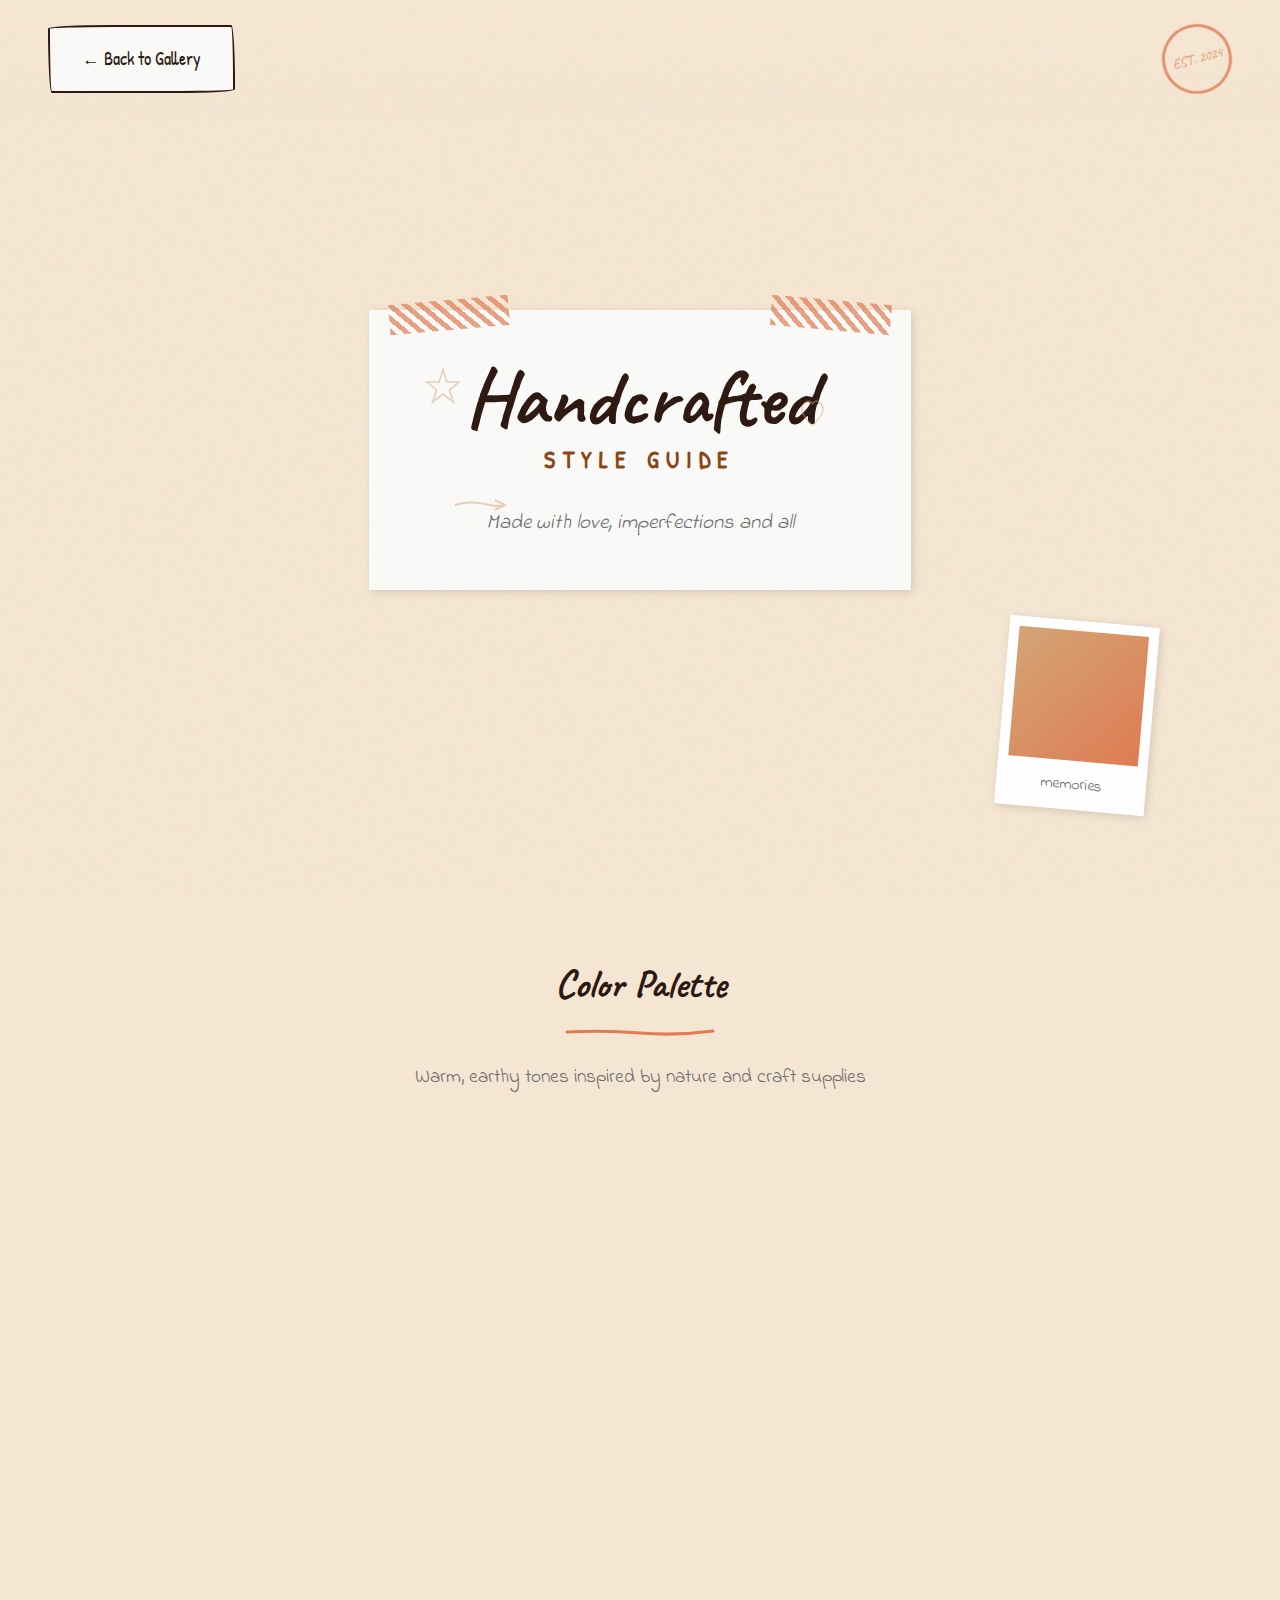
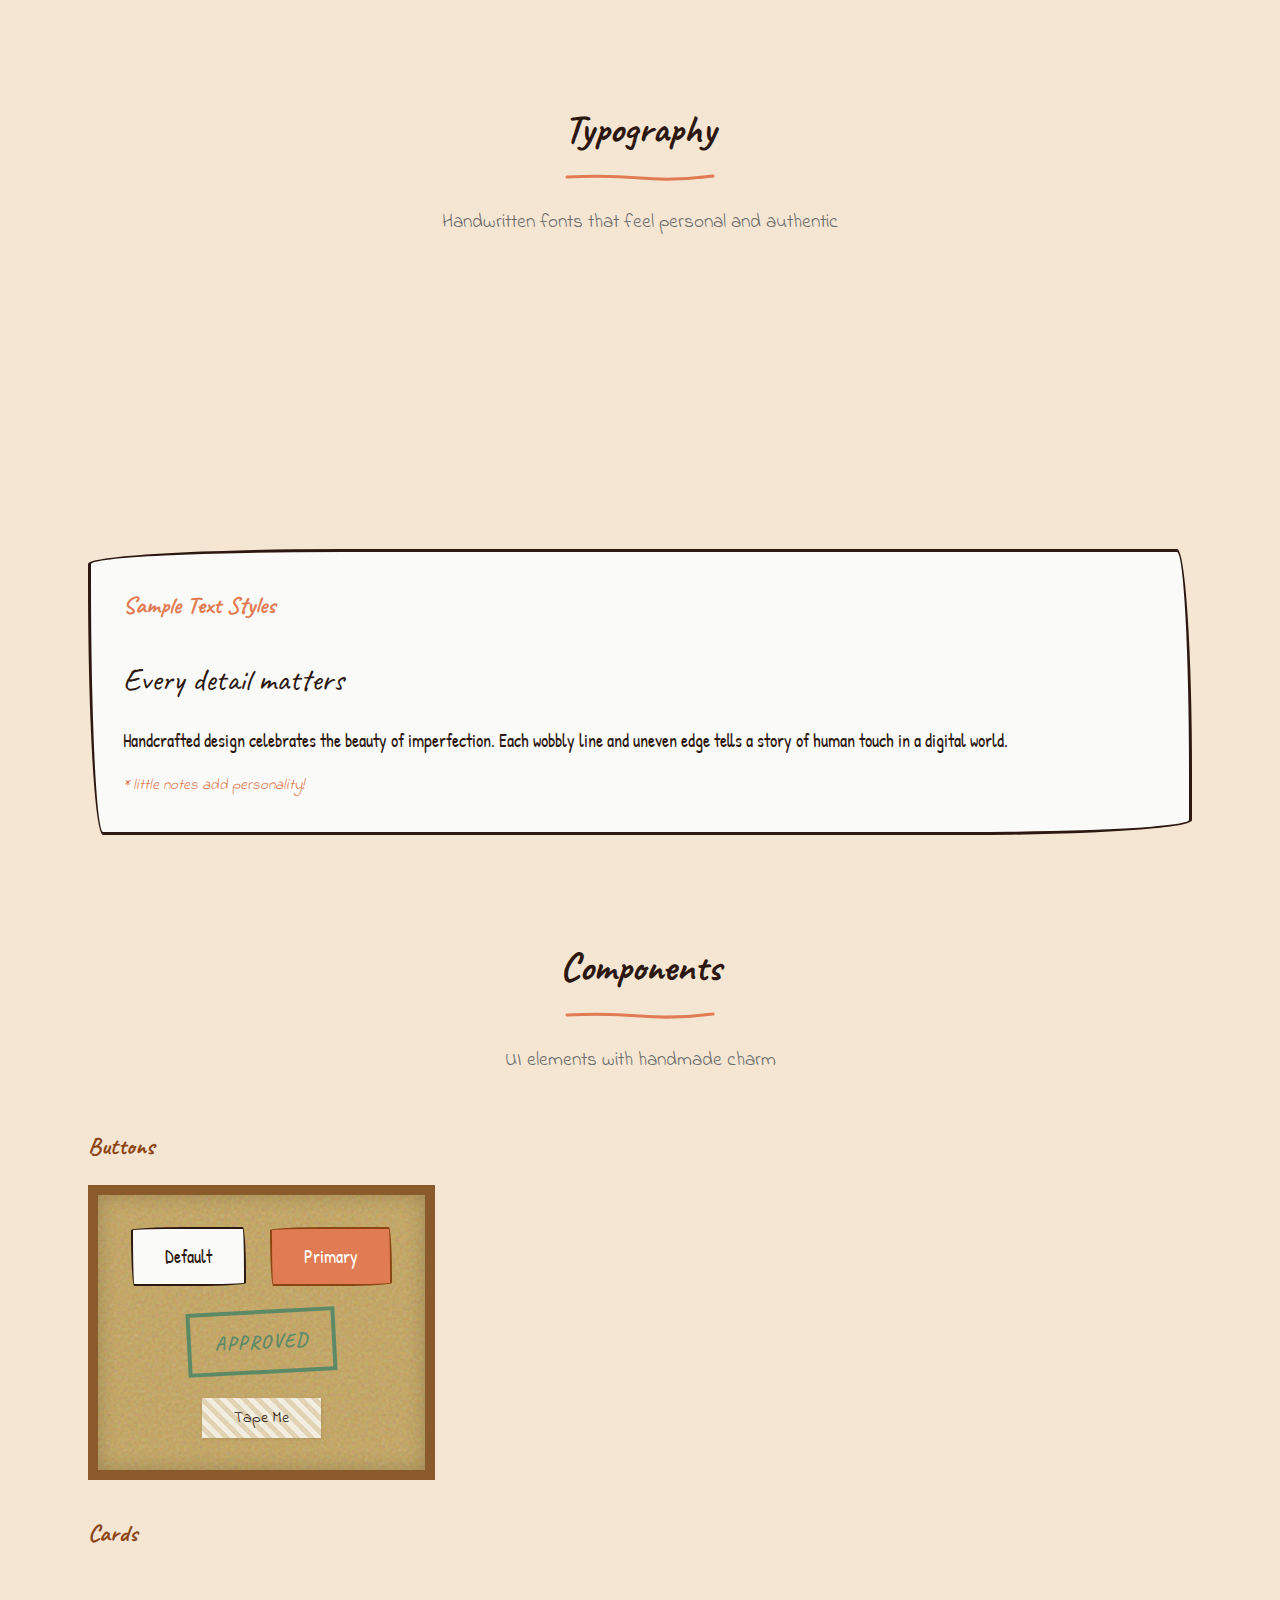
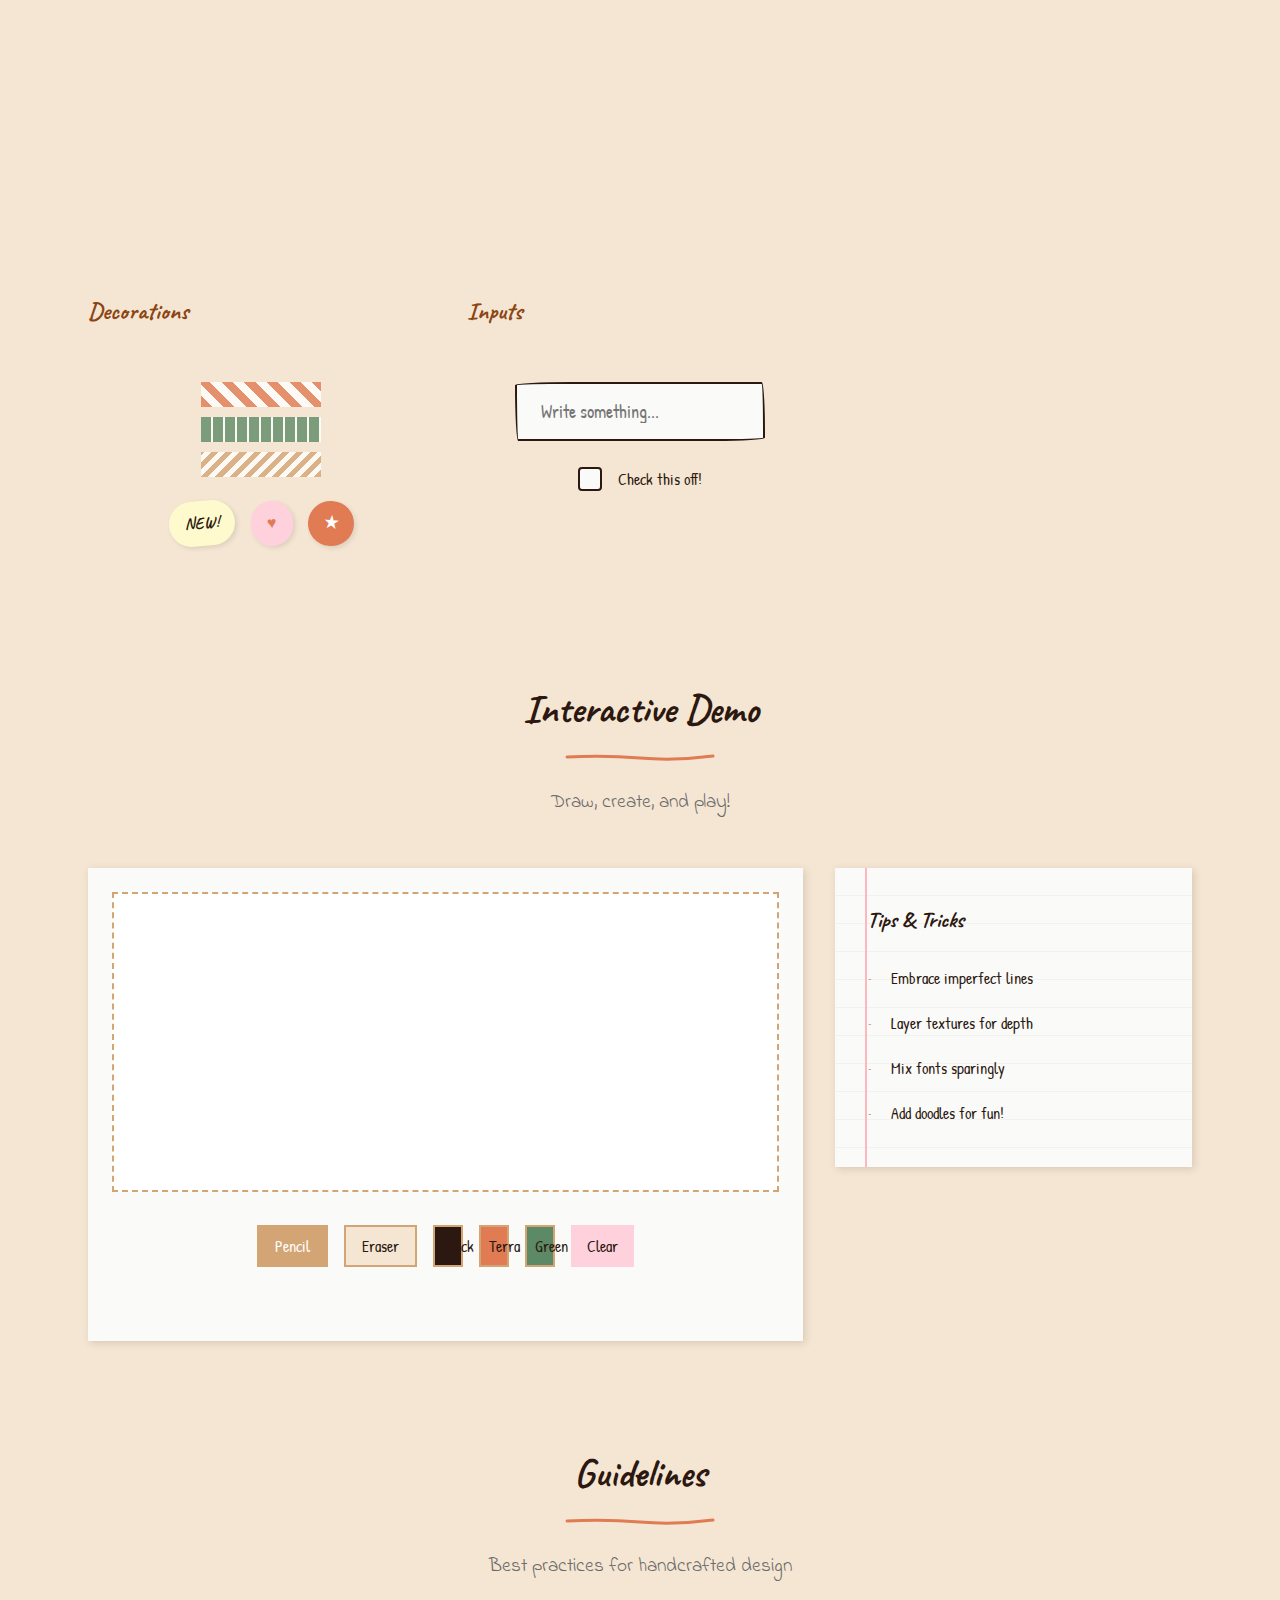
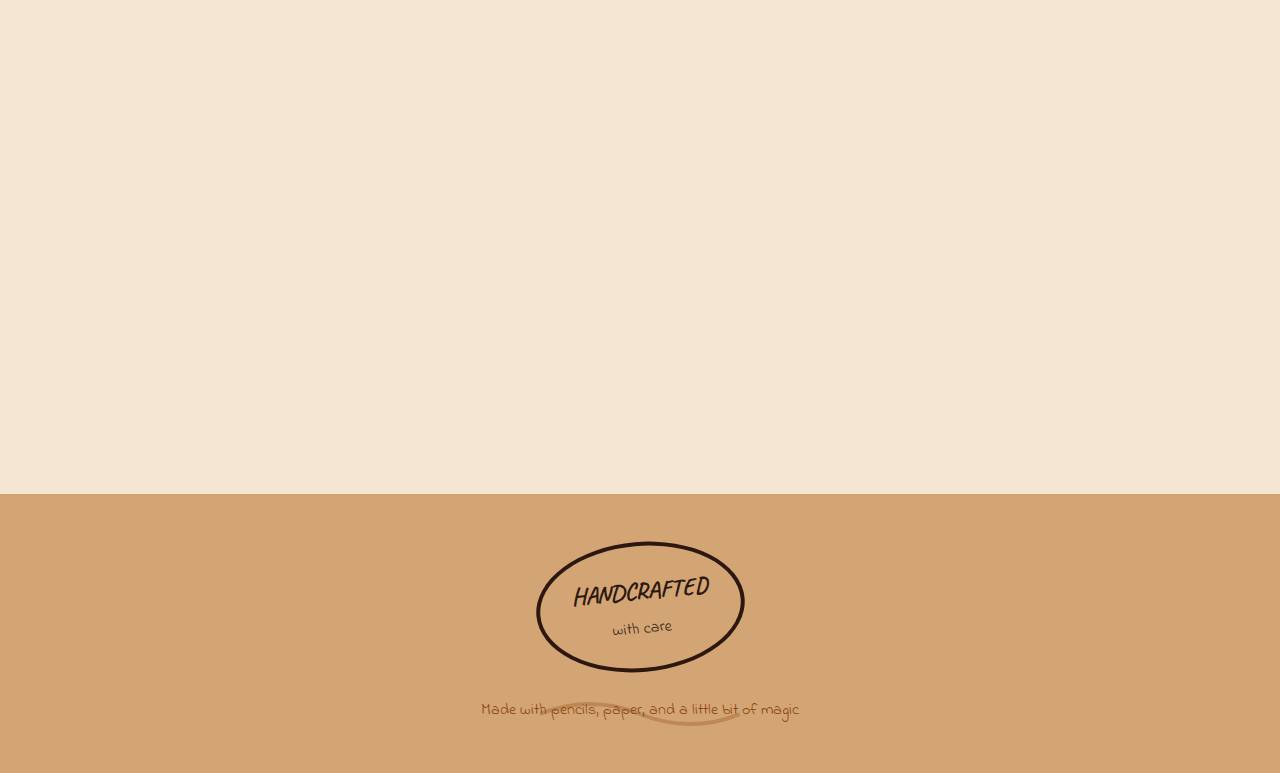
<file: styles/handcrafted/index.html>
<!DOCTYPE html>
<html lang="en">
<head>
    <meta charset="UTF-8">
    <meta name="viewport" content="width=device-width, initial-scale=1.0">
    <title>Handcrafted Style Guide</title>
    <link rel="preconnect" href="https://fonts.googleapis.com">
    <link rel="preconnect" href="https://fonts.gstatic.com" crossorigin>
    <link href="https://fonts.googleapis.com/css2?family=Caveat:wght@400;700&family=Indie+Flower&family=Patrick+Hand&display=swap" rel="stylesheet">
    <link rel="stylesheet" href="style.css">
</head>
<body>
    <!-- Paper Texture Overlay -->
    <div class="paper-texture"></div>

    <!-- Hero Section -->
    <header class="hero">
        <nav class="nav">
            <a href="../../index.html" class="nav-back sketch-button">
                <span class="arrow">←</span> Back to Gallery
            </a>
            <div class="stamp-badge">
                <span>EST. 2024</span>
            </div>
        </nav>

        <div class="hero-content">
            <div class="washi-tape top-left"></div>
            <div class="washi-tape top-right"></div>

            <h1 class="hero-title">
                <span class="handwritten">Handcrafted</span>
                <span class="subtitle">Style Guide</span>
            </h1>

            <p class="hero-tagline">
                Made with love, imperfections and all
            </p>

            <div class="hero-doodles">
                <svg class="doodle star" viewBox="0 0 50 50">
                    <path d="M25 5 L30 20 L45 20 L33 30 L38 45 L25 35 L12 45 L17 30 L5 20 L20 20 Z" fill="none" stroke="currentColor" stroke-width="2"/>
                </svg>
                <svg class="doodle heart" viewBox="0 0 50 50">
                    <path d="M25 45 C10 30 5 20 15 12 C20 8 25 12 25 15 C25 12 30 8 35 12 C45 20 40 30 25 45" fill="none" stroke="currentColor" stroke-width="2"/>
                </svg>
                <svg class="doodle arrow" viewBox="0 0 60 30">
                    <path d="M5 15 Q20 10 40 15 Q50 17 55 15 M45 10 L55 15 L45 20" fill="none" stroke="currentColor" stroke-width="2"/>
                </svg>
            </div>
        </div>

        <div class="polaroid-frame" id="polaroidFrame">
            <div class="polaroid-image"></div>
            <p class="polaroid-caption">memories</p>
        </div>
    </header>

    <!-- Color Palette Section -->
    <section class="section palette-section">
        <div class="section-header">
            <h2 class="section-title">Color Palette</h2>
            <div class="underline-doodle"></div>
        </div>
        <p class="section-desc">Warm, earthy tones inspired by nature and craft supplies</p>

        <div class="palette-grid">
            <div class="palette-card" data-color="#2C1810">
                <div class="color-swatch" style="background: #2C1810;">
                    <div class="swatch-tape"></div>
                </div>
                <div class="color-info">
                    <span class="color-name">Ink Black</span>
                    <span class="color-hex">#2C1810</span>
                </div>
            </div>
            <div class="palette-card" data-color="#8B4513">
                <div class="color-swatch" style="background: #8B4513;">
                    <div class="swatch-tape"></div>
                </div>
                <div class="color-info">
                    <span class="color-name">Saddle Brown</span>
                    <span class="color-hex">#8B4513</span>
                </div>
            </div>
            <div class="palette-card" data-color="#D4A574">
                <div class="color-swatch" style="background: #D4A574;">
                    <div class="swatch-tape"></div>
                </div>
                <div class="color-info">
                    <span class="color-name">Kraft Paper</span>
                    <span class="color-hex">#D4A574</span>
                </div>
            </div>
            <div class="palette-card" data-color="#F5E6D3">
                <div class="color-swatch" style="background: #F5E6D3;">
                    <div class="swatch-tape"></div>
                </div>
                <div class="color-info">
                    <span class="color-name">Cream</span>
                    <span class="color-hex">#F5E6D3</span>
                </div>
            </div>
            <div class="palette-card" data-color="#E07B53">
                <div class="color-swatch" style="background: #E07B53;">
                    <div class="swatch-tape"></div>
                </div>
                <div class="color-info">
                    <span class="color-name">Terracotta</span>
                    <span class="color-hex">#E07B53</span>
                </div>
            </div>
            <div class="palette-card" data-color="#5D8A66">
                <div class="color-swatch" style="background: #5D8A66;">
                    <div class="swatch-tape"></div>
                </div>
                <div class="color-info">
                    <span class="color-name">Sage Green</span>
                    <span class="color-hex">#5D8A66</span>
                </div>
            </div>
        </div>
    </section>

    <!-- Typography Section -->
    <section class="section typography-section">
        <div class="section-header">
            <h2 class="section-title">Typography</h2>
            <div class="underline-doodle"></div>
        </div>
        <p class="section-desc">Handwritten fonts that feel personal and authentic</p>

        <div class="typography-showcase">
            <div class="type-card notebook-paper">
                <div class="type-preview caveat">
                    <span class="type-sample">Caveat</span>
                    <span class="type-weight">Regular & Bold</span>
                </div>
                <p class="type-usage">Headlines and expressive text with flowing strokes</p>
            </div>

            <div class="type-card notebook-paper">
                <div class="type-preview indie">
                    <span class="type-sample">Indie Flower</span>
                    <span class="type-weight">Regular 400</span>
                </div>
                <p class="type-usage">Playful body text with childlike charm</p>
            </div>

            <div class="type-card notebook-paper">
                <div class="type-preview patrick">
                    <span class="type-sample">Patrick Hand</span>
                    <span class="type-weight">Regular 400</span>
                </div>
                <p class="type-usage">Casual notes and friendly UI labels</p>
            </div>
        </div>

        <div class="type-demo sketch-border">
            <h3>Sample Text Styles</h3>
            <div class="sample-text">
                <p class="sample-headline">Every detail matters</p>
                <p class="sample-body">Handcrafted design celebrates the beauty of imperfection. Each wobbly line and uneven edge tells a story of human touch in a digital world.</p>
                <p class="sample-note">* little notes add personality!</p>
            </div>
        </div>
    </section>

    <!-- Components Section -->
    <section class="section components-section">
        <div class="section-header">
            <h2 class="section-title">Components</h2>
            <div class="underline-doodle"></div>
        </div>
        <p class="section-desc">UI elements with handmade charm</p>

        <div class="components-grid">
            <!-- Buttons -->
            <div class="component-group">
                <h3 class="component-title">Buttons</h3>
                <div class="component-demo cork-board">
                    <button class="sketch-button">Default</button>
                    <button class="sketch-button primary">Primary</button>
                    <button class="stamp-button">Approved</button>
                    <button class="tape-button">Tape Me</button>
                </div>
            </div>

            <!-- Cards -->
            <div class="component-group wide">
                <h3 class="component-title">Cards</h3>
                <div class="component-demo cards-demo">
                    <div class="postcard">
                        <div class="postcard-stamp"></div>
                        <h4>Postcard Style</h4>
                        <p>Wish you were here! This card style mimics vintage postcards.</p>
                        <div class="postcard-lines"></div>
                    </div>

                    <div class="sticky-note yellow">
                        <div class="sticky-fold"></div>
                        <h4>Sticky Note</h4>
                        <p>Quick reminders and important notes!</p>
                    </div>

                    <div class="sticky-note pink">
                        <div class="sticky-fold"></div>
                        <h4>Remember!</h4>
                        <p>Don't forget the little things.</p>
                    </div>

                    <div class="notebook-card">
                        <h4>Notebook Entry</h4>
                        <p>Like a page torn from your favorite journal.</p>
                        <div class="notebook-holes"></div>
                    </div>
                </div>
            </div>

            <!-- Decorative Elements -->
            <div class="component-group">
                <h3 class="component-title">Decorations</h3>
                <div class="component-demo">
                    <div class="washi-collection">
                        <div class="washi-strip pattern-1"></div>
                        <div class="washi-strip pattern-2"></div>
                        <div class="washi-strip pattern-3"></div>
                    </div>
                    <div class="sticker-set">
                        <span class="sticker">NEW!</span>
                        <span class="sticker heart-sticker">♥</span>
                        <span class="sticker star-sticker">★</span>
                    </div>
                </div>
            </div>

            <!-- Inputs -->
            <div class="component-group">
                <h3 class="component-title">Inputs</h3>
                <div class="component-demo">
                    <input type="text" class="sketch-input" placeholder="Write something...">
                    <label class="checkbox-label">
                        <input type="checkbox" class="sketch-checkbox">
                        <span class="checkmark"></span>
                        Check this off!
                    </label>
                </div>
            </div>
        </div>
    </section>

    <!-- Interactive Demo Section -->
    <section class="section demo-section">
        <div class="section-header">
            <h2 class="section-title">Interactive Demo</h2>
            <div class="underline-doodle"></div>
        </div>
        <p class="section-desc">Draw, create, and play!</p>

        <div class="demo-container">
            <div class="drawing-board" id="drawingBoard">
                <canvas id="sketchCanvas"></canvas>
                <div class="board-controls">
                    <button class="tool-button active" data-tool="pencil">Pencil</button>
                    <button class="tool-button" data-tool="eraser">Eraser</button>
                    <button class="tool-button" data-color="#2C1810">Black</button>
                    <button class="tool-button" data-color="#E07B53">Terra</button>
                    <button class="tool-button" data-color="#5D8A66">Green</button>
                    <button class="clear-button" id="clearCanvas">Clear</button>
                </div>
            </div>

            <div class="demo-sidebar">
                <div class="sidebar-card notebook-paper">
                    <h4>Tips & Tricks</h4>
                    <ul class="handwritten-list">
                        <li>Embrace imperfect lines</li>
                        <li>Layer textures for depth</li>
                        <li>Mix fonts sparingly</li>
                        <li>Add doodles for fun!</li>
                    </ul>
                </div>

                <div class="sidebar-card sticky-note green">
                    <h4>Quick Note</h4>
                    <p>The canvas above is interactive - try drawing!</p>
                </div>
            </div>
        </div>
    </section>

    <!-- Usage Guidelines -->
    <section class="section usage-section">
        <div class="section-header">
            <h2 class="section-title">Guidelines</h2>
            <div class="underline-doodle"></div>
        </div>
        <p class="section-desc">Best practices for handcrafted design</p>

        <div class="guidelines-grid">
            <div class="guideline-card notebook-paper">
                <div class="card-icon">✓</div>
                <h4>Do's</h4>
                <ul>
                    <li>Use organic, wobbly borders</li>
                    <li>Mix textures thoughtfully</li>
                    <li>Keep whitespace generous</li>
                    <li>Add personal touches like doodles</li>
                    <li>Use warm, muted colors</li>
                </ul>
            </div>

            <div class="guideline-card notebook-paper">
                <div class="card-icon warning">✗</div>
                <h4>Don'ts</h4>
                <ul>
                    <li>Overdo the handwritten fonts</li>
                    <li>Make it look too perfect</li>
                    <li>Use harsh, neon colors</li>
                    <li>Clutter with too many elements</li>
                    <li>Forget about readability</li>
                </ul>
            </div>

            <div class="guideline-card notebook-paper">
                <div class="card-icon tip">★</div>
                <h4>Pro Tips</h4>
                <ul>
                    <li>Scan real paper textures</li>
                    <li>Create custom SVG borders</li>
                    <li>Use subtle drop shadows</li>
                    <li>Animate with slight wobbles</li>
                    <li>Layer elements like a collage</li>
                </ul>
            </div>
        </div>
    </section>

    <!-- Footer -->
    <footer class="footer">
        <div class="footer-content">
            <div class="footer-stamp">
                <span class="stamp-text">HANDCRAFTED</span>
                <span class="stamp-year">with care</span>
            </div>
            <p class="footer-note">Made with pencils, paper, and a little bit of magic</p>
        </div>
        <div class="footer-doodles">
            <svg class="footer-doodle" viewBox="0 0 100 30">
                <path d="M0 15 Q25 5 50 15 Q75 25 100 15" fill="none" stroke="currentColor" stroke-width="2"/>
            </svg>
        </div>
    </footer>

    <!-- Toast -->
    <div class="toast" id="toast">
        <span class="toast-message">Copied!</span>
    </div>

    <script src="effects.js"></script>
</body>
</html>
</file>
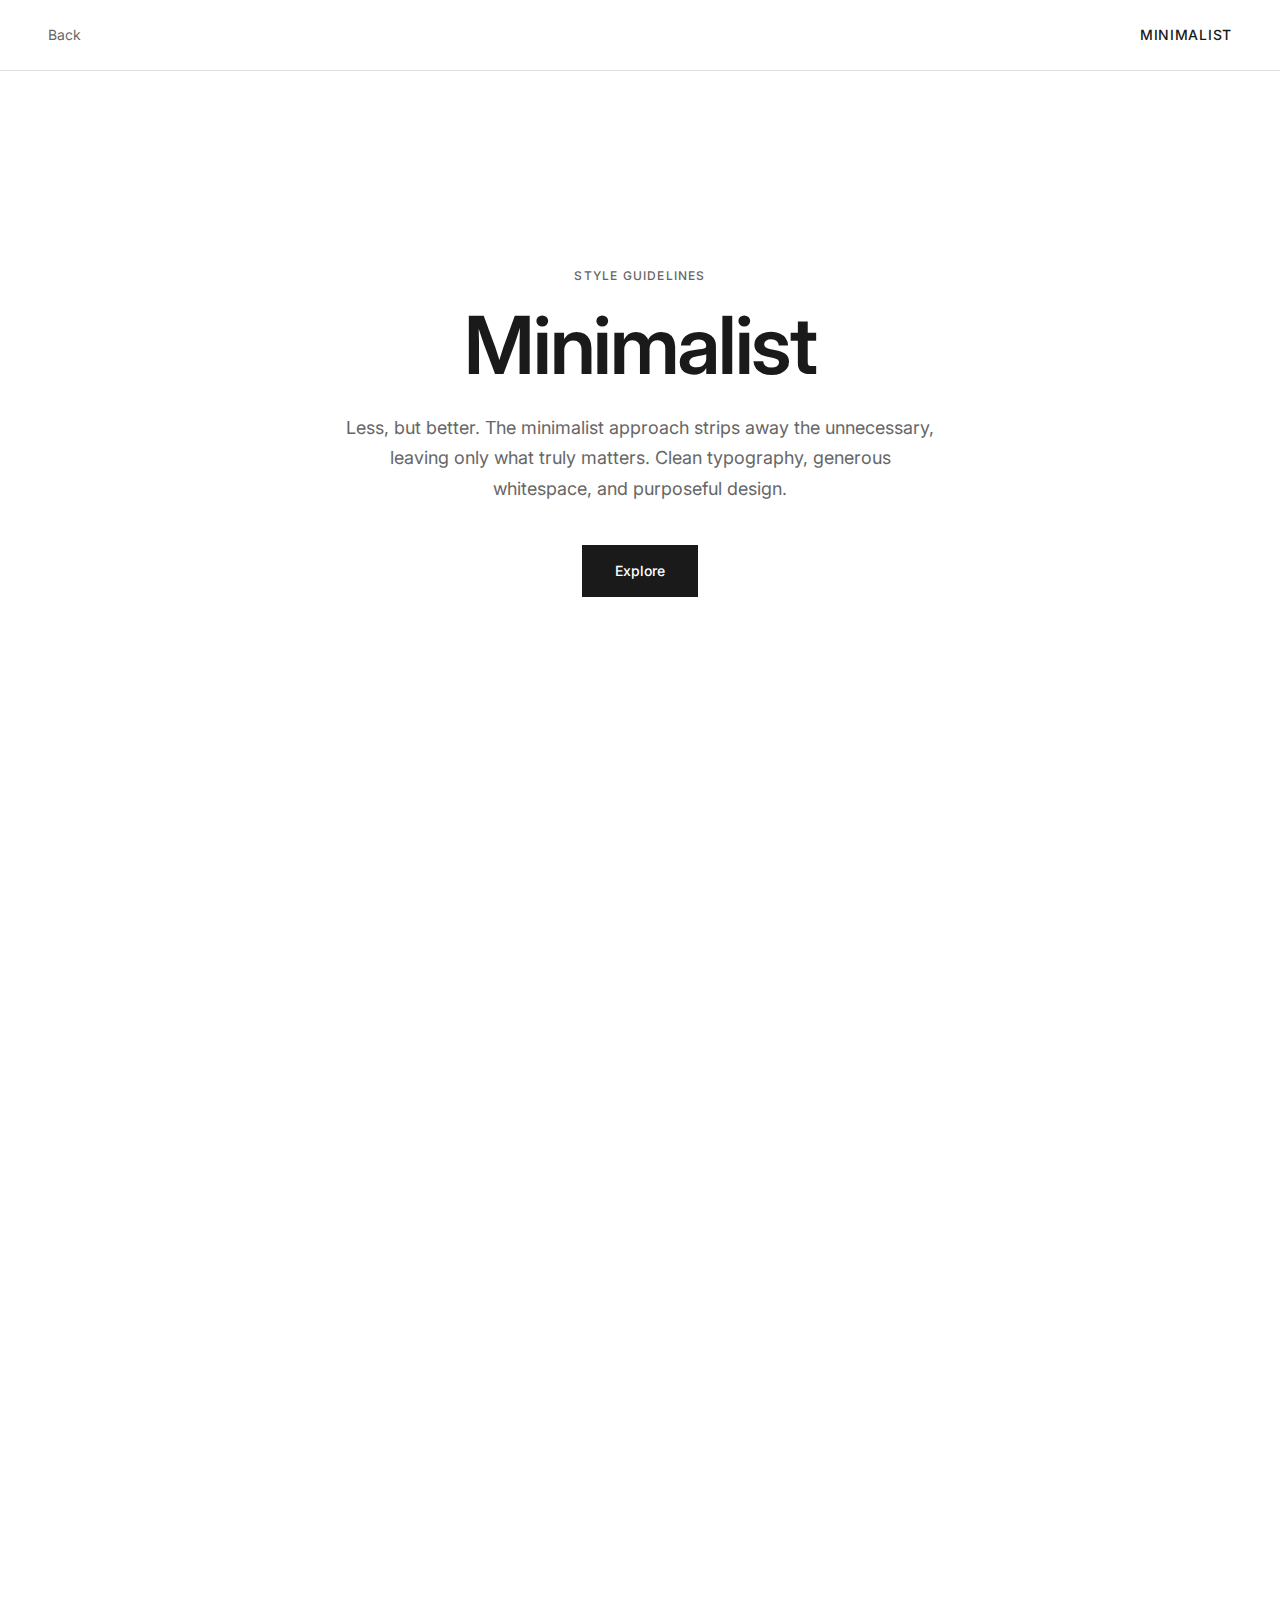
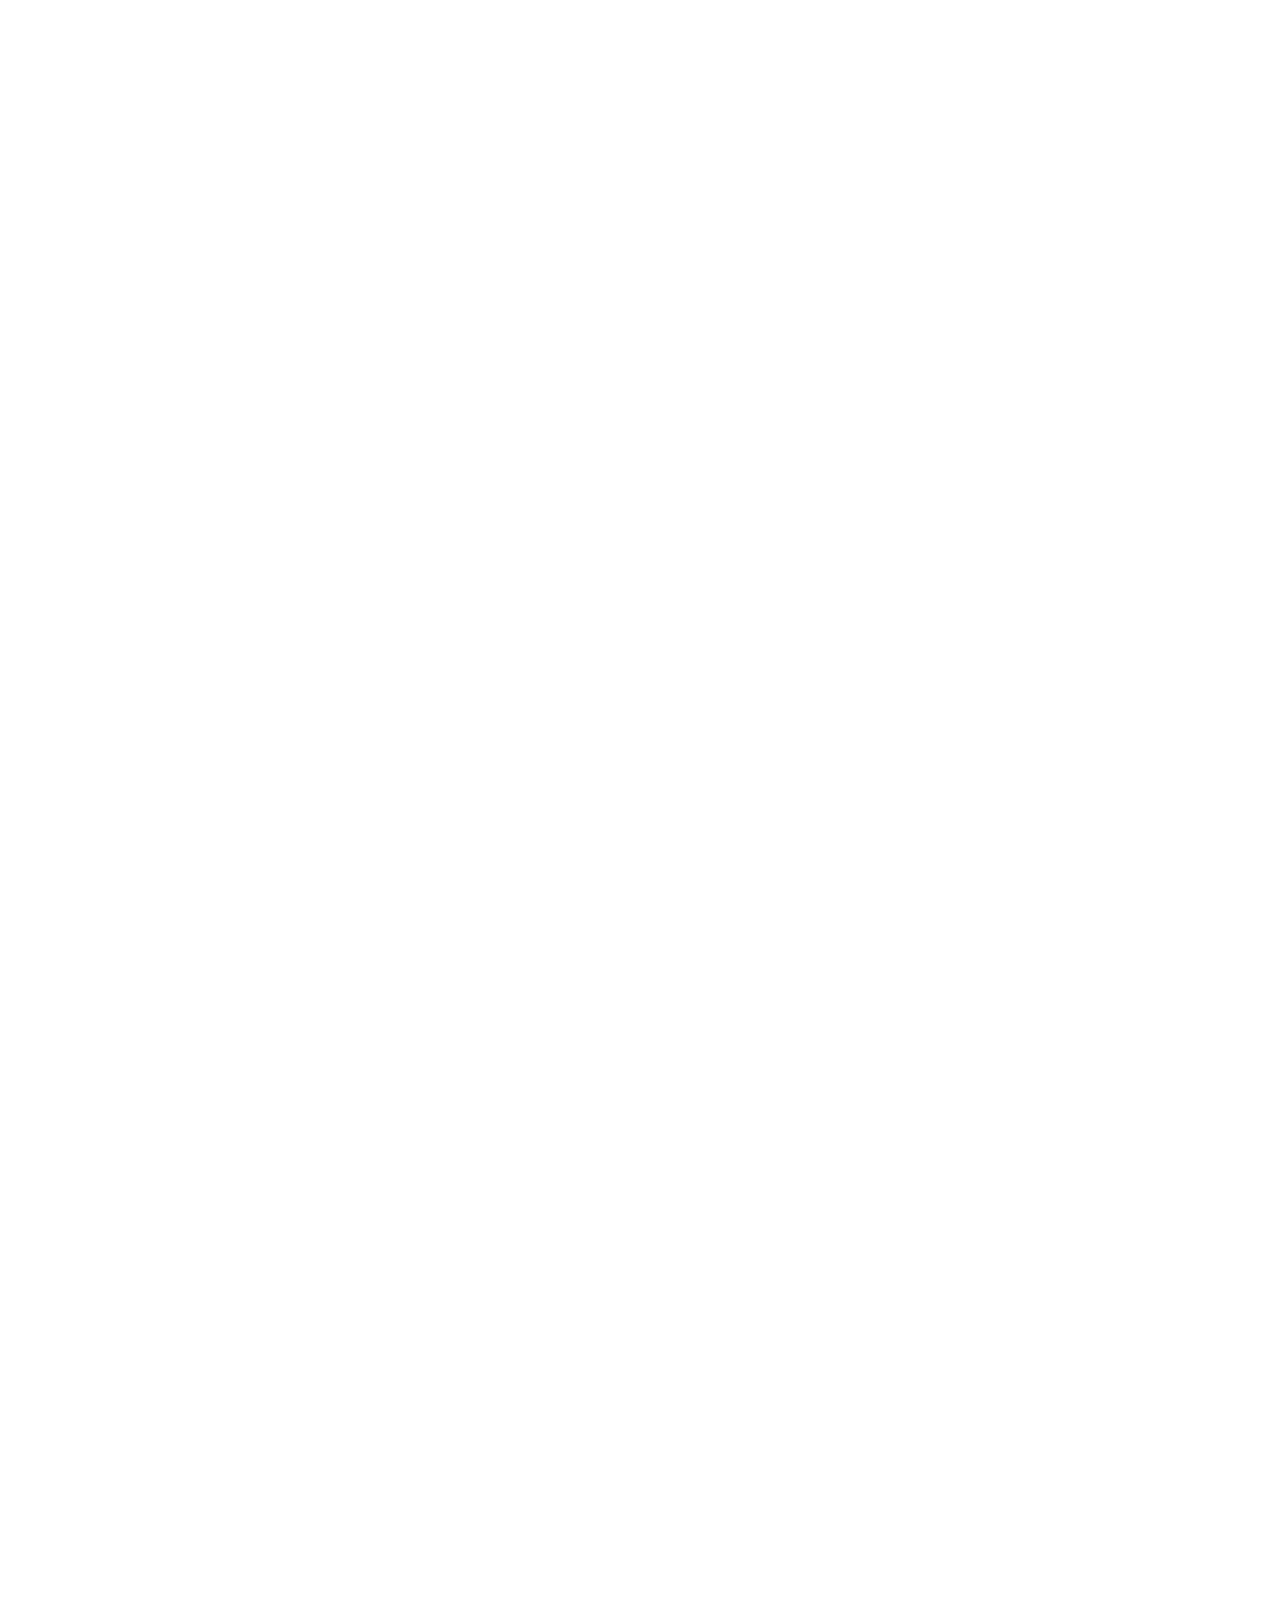
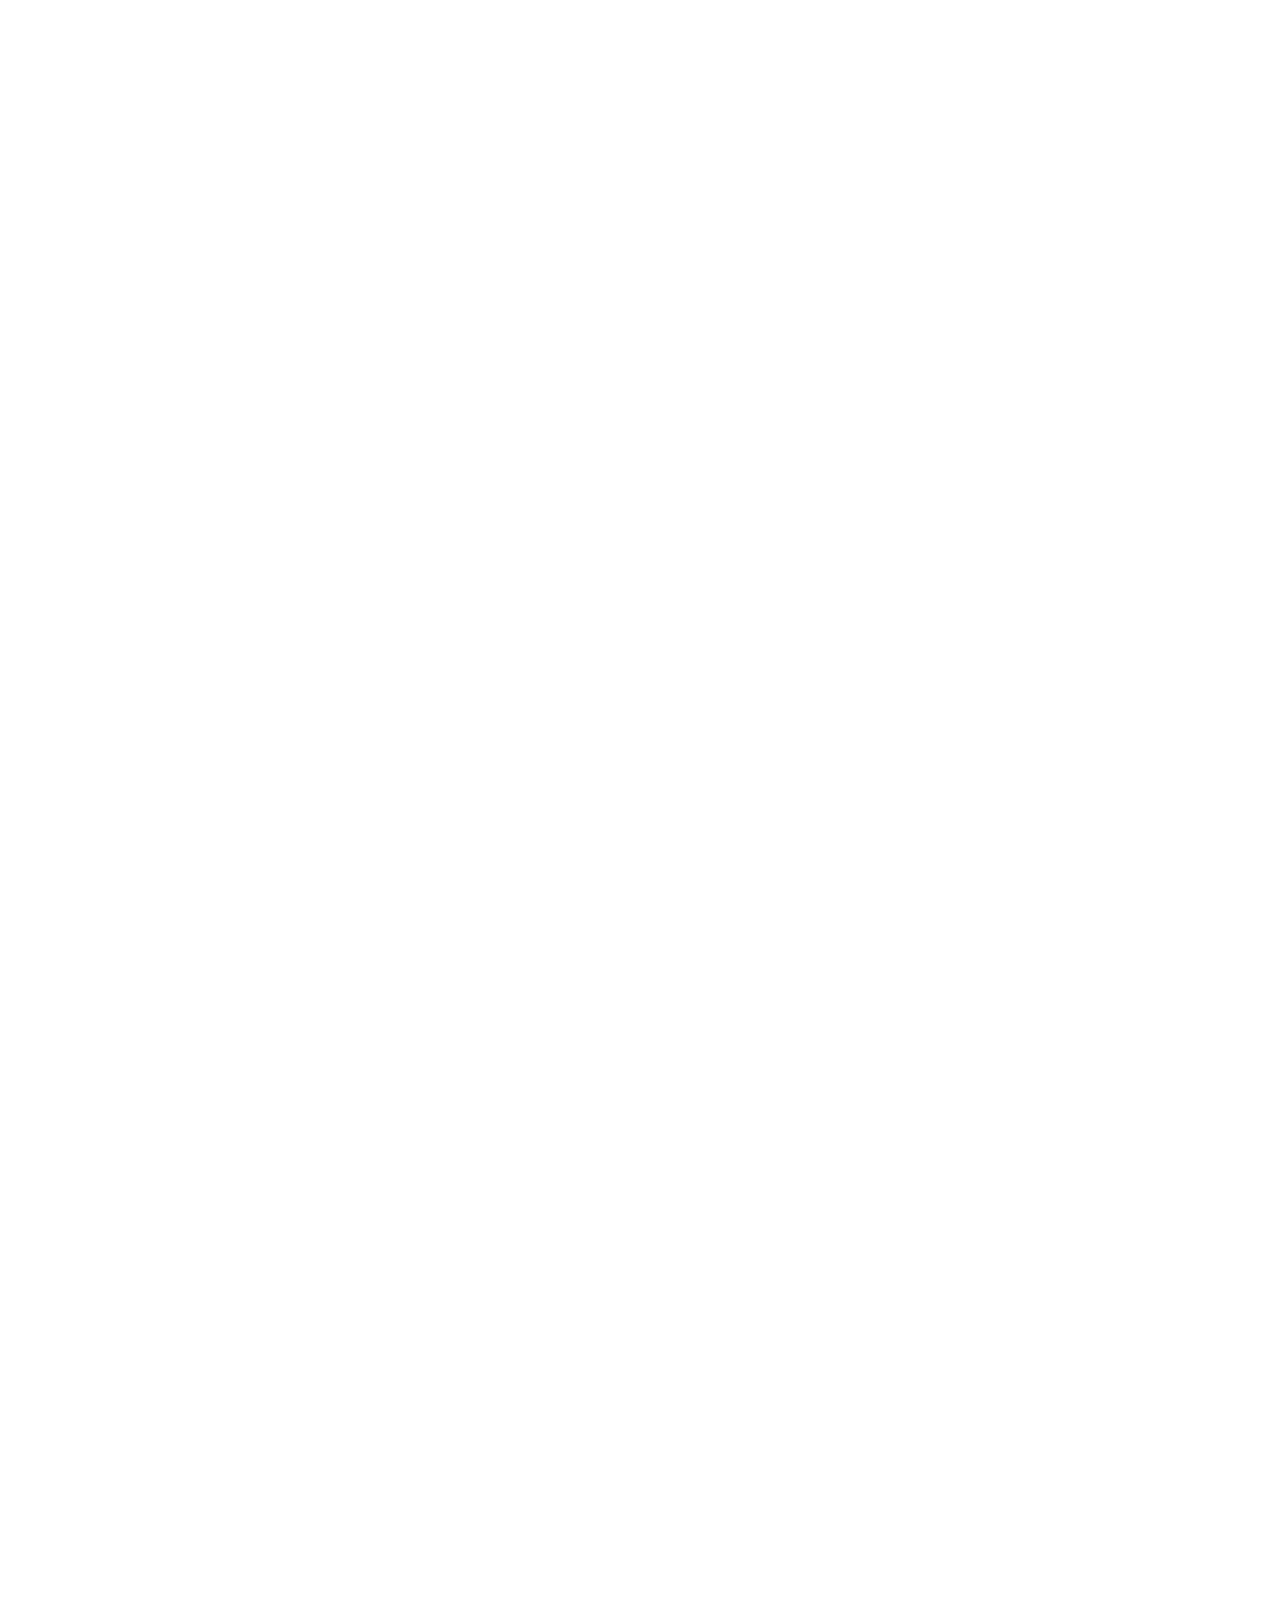
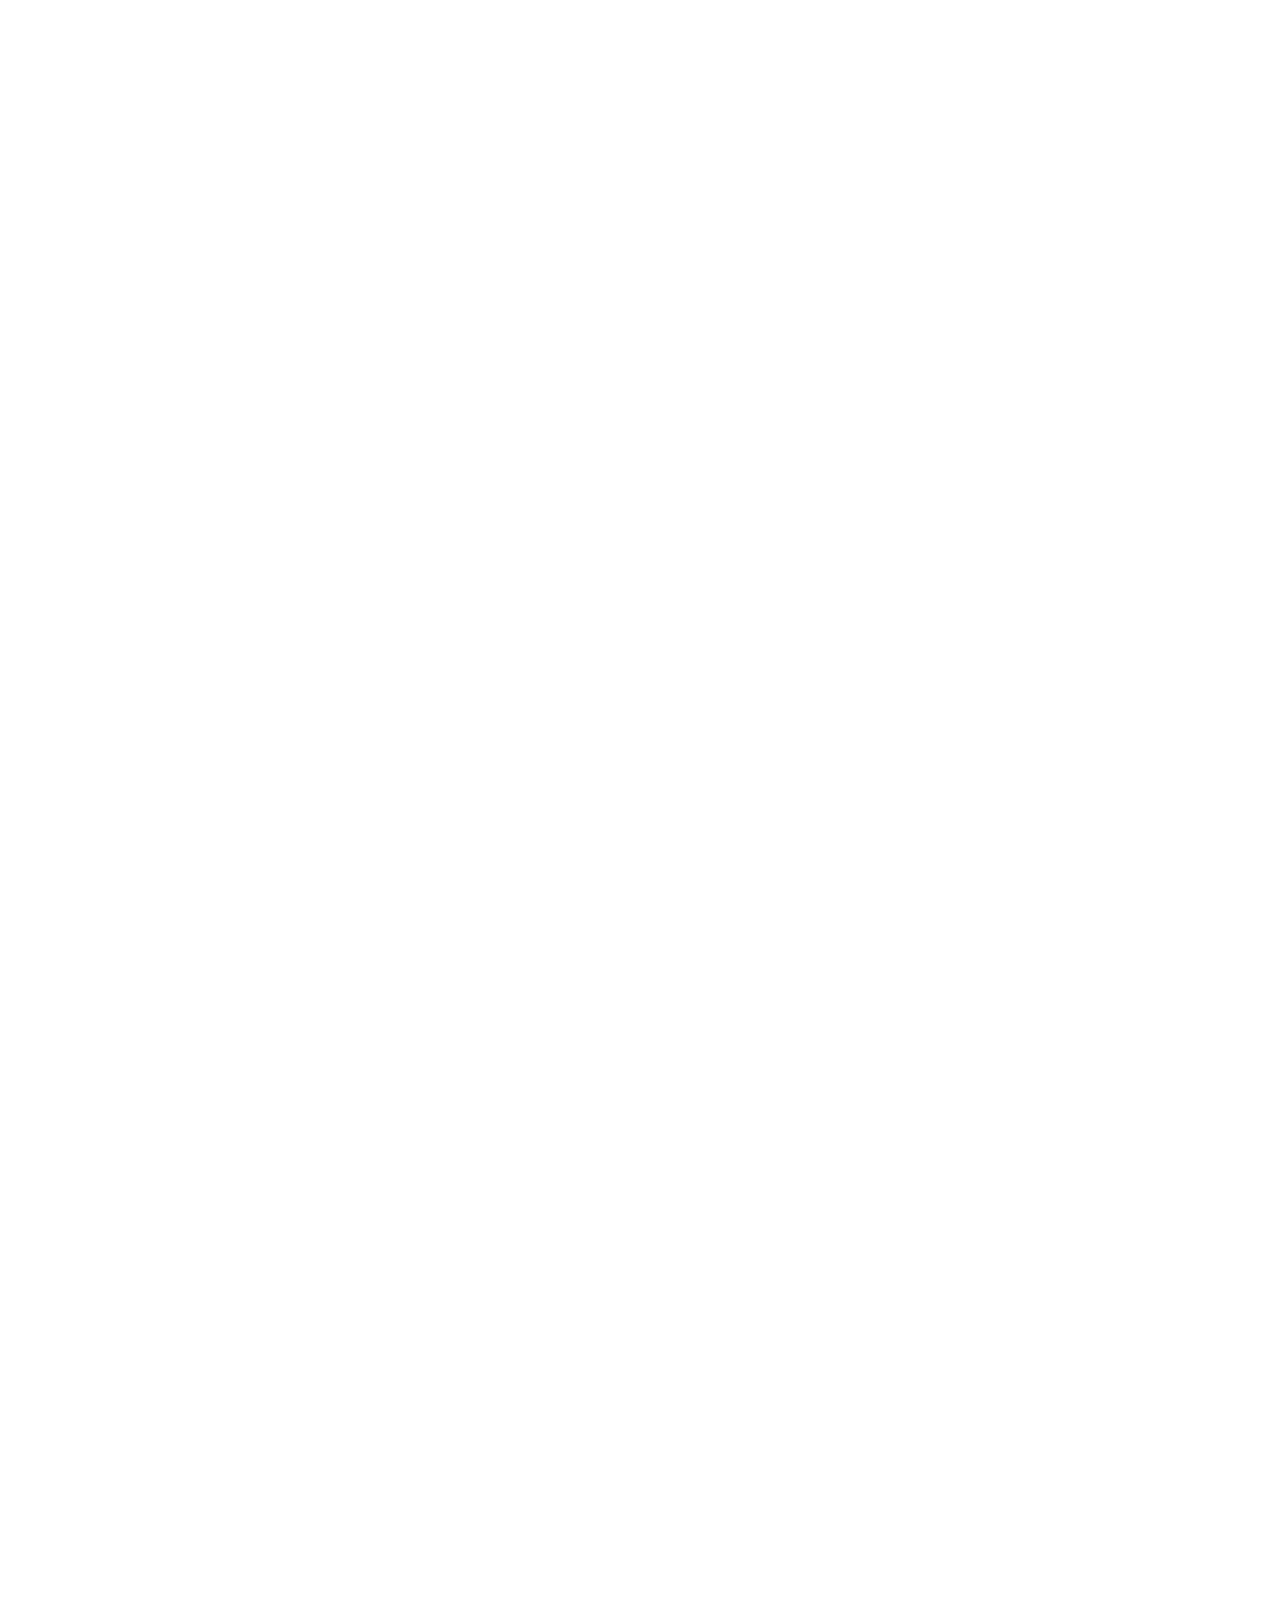
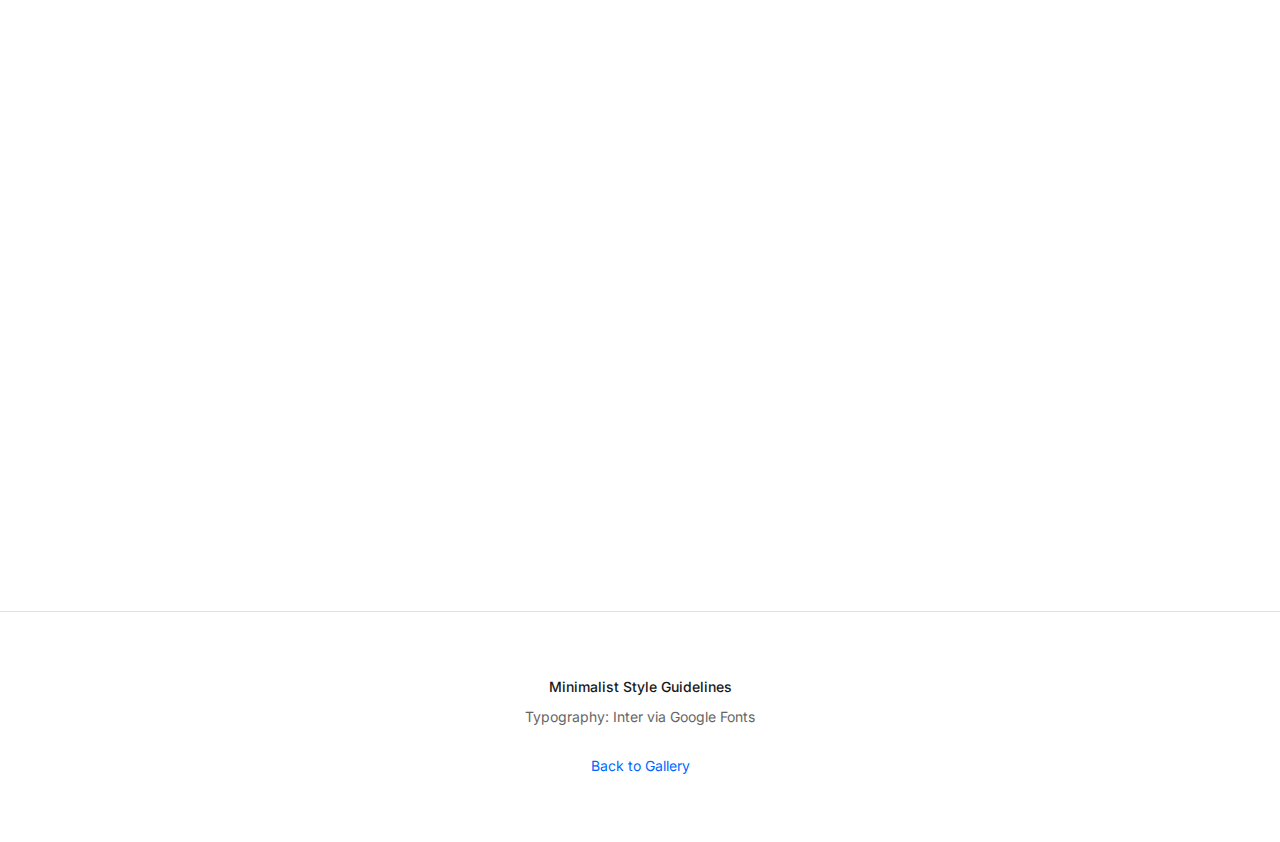
<file: styles/minimalist/index.html>
<!DOCTYPE html>
<html lang="en">
<head>
    <meta charset="UTF-8">
    <meta name="viewport" content="width=device-width, initial-scale=1.0">
    <title>Minimalist - Brand Style Guidelines</title>
    <link rel="stylesheet" href="style.css">
    <link rel="preconnect" href="https://fonts.googleapis.com">
    <link rel="preconnect" href="https://fonts.gstatic.com" crossorigin>
    <link href="https://fonts.googleapis.com/css2?family=Inter:wght@300;400;500;600;700&display=swap" rel="stylesheet">
</head>
<body>
    <!-- Navigation -->
    <nav class="nav">
        <a href="../../index.html" class="nav__back">Back</a>
        <span class="nav__title">Minimalist</span>
    </nav>

    <!-- Hero Section -->
    <section class="hero">
        <div class="hero__content">
            <p class="hero__label">Style Guidelines</p>
            <h1 class="hero__title">Minimalist</h1>
            <p class="hero__description">Less, but better. The minimalist approach strips away the unnecessary, leaving only what truly matters. Clean typography, generous whitespace, and purposeful design.</p>
            <a href="#colors" class="btn btn--primary">Explore</a>
        </div>
    </section>

    <!-- Color Palette -->
    <section class="section" id="colors">
        <div class="section__header">
            <p class="section__label">01</p>
            <h2 class="section__title">Color Palette</h2>
        </div>
        <p class="section__intro">A restrained palette that lets content breathe. Black for text, white for space, and a single accent for emphasis.</p>

        <div class="color-grid">
            <div class="color-card" data-color="#ffffff">
                <div class="color-card__preview" style="background: #ffffff"></div>
                <div class="color-card__info">
                    <span class="color-card__name">White</span>
                    <span class="color-card__hex">#FFFFFF</span>
                    <span class="color-card__use">Primary background</span>
                </div>
            </div>
            <div class="color-card" data-color="#1a1a1a">
                <div class="color-card__preview" style="background: #1a1a1a"></div>
                <div class="color-card__info">
                    <span class="color-card__name">Black</span>
                    <span class="color-card__hex">#1A1A1A</span>
                    <span class="color-card__use">Primary text</span>
                </div>
            </div>
            <div class="color-card" data-color="#f5f5f5">
                <div class="color-card__preview" style="background: #f5f5f5"></div>
                <div class="color-card__info">
                    <span class="color-card__name">Light Gray</span>
                    <span class="color-card__hex">#F5F5F5</span>
                    <span class="color-card__use">Secondary background</span>
                </div>
            </div>
            <div class="color-card" data-color="#666666">
                <div class="color-card__preview" style="background: #666666"></div>
                <div class="color-card__info">
                    <span class="color-card__name">Gray</span>
                    <span class="color-card__hex">#666666</span>
                    <span class="color-card__use">Secondary text</span>
                </div>
            </div>
            <div class="color-card" data-color="#e0e0e0">
                <div class="color-card__preview" style="background: #e0e0e0"></div>
                <div class="color-card__info">
                    <span class="color-card__name">Border Gray</span>
                    <span class="color-card__hex">#E0E0E0</span>
                    <span class="color-card__use">Borders & dividers</span>
                </div>
            </div>
            <div class="color-card" data-color="#0066ff">
                <div class="color-card__preview" style="background: #0066ff"></div>
                <div class="color-card__info">
                    <span class="color-card__name">Accent Blue</span>
                    <span class="color-card__hex">#0066FF</span>
                    <span class="color-card__use">Links & actions</span>
                </div>
            </div>
        </div>

        <div class="copy-toast" id="copyToast">Copied to clipboard</div>
    </section>

    <!-- Typography -->
    <section class="section section--gray" id="typography">
        <div class="section__header">
            <p class="section__label">02</p>
            <h2 class="section__title">Typography</h2>
        </div>
        <p class="section__intro">Inter brings clarity and neutrality. Its clean letterforms disappear, letting the message take center stage.</p>

        <div class="type-showcase">
            <div class="type-card">
                <span class="type-card__label">Primary Typeface</span>
                <h3 class="type-card__name">Inter</h3>
                <p class="type-card__sample">ABCDEFGHIJKLMNOPQRSTUVWXYZ</p>
                <p class="type-card__sample">abcdefghijklmnopqrstuvwxyz</p>
                <p class="type-card__sample">0123456789</p>
                <div class="type-card__weights">
                    <span class="weight-light">Light 300</span>
                    <span class="weight-regular">Regular 400</span>
                    <span class="weight-medium">Medium 500</span>
                    <span class="weight-semibold">Semibold 600</span>
                    <span class="weight-bold">Bold 700</span>
                </div>
                <a href="https://fonts.google.com/specimen/Inter" class="type-card__link" target="_blank">Get Inter from Google Fonts</a>
            </div>
        </div>

        <div class="type-scale">
            <h4 class="type-scale__title">Type Scale</h4>
            <div class="type-scale__item">
                <div class="type-scale__meta">
                    <span class="type-scale__label">Display</span>
                    <span class="type-scale__specs">72px / 600</span>
                </div>
                <span class="type-scale__preview display">Aa</span>
            </div>
            <div class="type-scale__item">
                <div class="type-scale__meta">
                    <span class="type-scale__label">Heading 1</span>
                    <span class="type-scale__specs">48px / 600</span>
                </div>
                <span class="type-scale__preview h1">Aa</span>
            </div>
            <div class="type-scale__item">
                <div class="type-scale__meta">
                    <span class="type-scale__label">Heading 2</span>
                    <span class="type-scale__specs">32px / 600</span>
                </div>
                <span class="type-scale__preview h2">Aa</span>
            </div>
            <div class="type-scale__item">
                <div class="type-scale__meta">
                    <span class="type-scale__label">Heading 3</span>
                    <span class="type-scale__specs">24px / 500</span>
                </div>
                <span class="type-scale__preview h3">Aa</span>
            </div>
            <div class="type-scale__item">
                <div class="type-scale__meta">
                    <span class="type-scale__label">Body</span>
                    <span class="type-scale__specs">16px / 400</span>
                </div>
                <span class="type-scale__preview body">The quick brown fox jumps over the lazy dog.</span>
            </div>
            <div class="type-scale__item">
                <div class="type-scale__meta">
                    <span class="type-scale__label">Small</span>
                    <span class="type-scale__specs">14px / 400</span>
                </div>
                <span class="type-scale__preview small">Supporting text and captions</span>
            </div>
        </div>
    </section>

    <!-- Components -->
    <section class="section" id="components">
        <div class="section__header">
            <p class="section__label">03</p>
            <h2 class="section__title">Components</h2>
        </div>
        <p class="section__intro">Functional elements that prioritize usability over decoration. Every component serves a clear purpose.</p>

        <div class="component-group">
            <h3 class="component-group__title">Buttons</h3>
            <div class="component-row">
                <button class="btn btn--primary">Primary</button>
                <button class="btn btn--secondary">Secondary</button>
                <button class="btn btn--ghost">Ghost</button>
                <button class="btn btn--primary" disabled>Disabled</button>
            </div>
        </div>

        <div class="component-group">
            <h3 class="component-group__title">Form Inputs</h3>
            <div class="component-row component-row--inputs">
                <div class="input-group">
                    <label class="input-label">Email</label>
                    <input type="email" class="input" placeholder="you@example.com">
                </div>
                <div class="input-group">
                    <label class="input-label">Category</label>
                    <select class="select">
                        <option>Select an option</option>
                        <option>Design</option>
                        <option>Development</option>
                        <option>Marketing</option>
                    </select>
                </div>
            </div>
            <div class="component-row">
                <label class="checkbox">
                    <input type="checkbox" checked>
                    <span class="checkbox__box"></span>
                    <span class="checkbox__label">Remember me</span>
                </label>
                <label class="checkbox">
                    <input type="checkbox">
                    <span class="checkbox__box"></span>
                    <span class="checkbox__label">Subscribe to updates</span>
                </label>
            </div>
            <div class="component-row">
                <label class="toggle">
                    <input type="checkbox" checked>
                    <span class="toggle__track"></span>
                    <span class="toggle__label">Dark mode</span>
                </label>
            </div>
        </div>

        <div class="component-group">
            <h3 class="component-group__title">Cards</h3>
            <div class="card-grid">
                <div class="card">
                    <span class="card__number">01</span>
                    <h4 class="card__title">Simplicity</h4>
                    <p class="card__text">Remove the unnecessary so that the necessary may speak. Good design is as little design as possible.</p>
                </div>
                <div class="card">
                    <span class="card__number">02</span>
                    <h4 class="card__title">Clarity</h4>
                    <p class="card__text">Every element should have a purpose. If it doesn't add value, it subtracts from it.</p>
                </div>
                <div class="card">
                    <span class="card__number">03</span>
                    <h4 class="card__title">Function</h4>
                    <p class="card__text">Form follows function. Design should serve the user, not the designer's ego.</p>
                </div>
            </div>
        </div>

        <div class="component-group">
            <h3 class="component-group__title">Tags & Badges</h3>
            <div class="component-row">
                <span class="tag">Design</span>
                <span class="tag">Typography</span>
                <span class="tag">Minimal</span>
                <span class="badge">New</span>
                <span class="badge badge--success">Active</span>
                <span class="badge badge--warning">Pending</span>
            </div>
        </div>
    </section>

    <!-- Usage Guidelines -->
    <section class="section section--gray" id="usage">
        <div class="section__header">
            <p class="section__label">04</p>
            <h2 class="section__title">Usage Guidelines</h2>
        </div>
        <p class="section__intro">Principles for achieving visual clarity and functional elegance.</p>

        <div class="guidelines-grid">
            <div class="guideline guideline--do">
                <h4 class="guideline__title">Do</h4>
                <ul class="guideline__list">
                    <li>Use generous whitespace to create visual hierarchy</li>
                    <li>Limit your color palette to 2-3 colors maximum</li>
                    <li>Choose one typeface and use weight for contrast</li>
                    <li>Align elements to a consistent grid</li>
                    <li>Let content determine the design, not vice versa</li>
                    <li>Use subtle animations for feedback only</li>
                </ul>
            </div>
            <div class="guideline guideline--dont">
                <h4 class="guideline__title">Don't</h4>
                <ul class="guideline__list">
                    <li>Add decorative elements without purpose</li>
                    <li>Use multiple typefaces or font weights arbitrarily</li>
                    <li>Crowd elements together without breathing room</li>
                    <li>Apply effects like shadows, gradients excessively</li>
                    <li>Sacrifice readability for aesthetics</li>
                    <li>Over-animate or add unnecessary motion</li>
                </ul>
            </div>
        </div>

        <div class="use-cases">
            <h4 class="use-cases__title">Perfect For</h4>
            <div class="use-cases__grid">
                <div class="use-case">
                    <span class="use-case__text">Portfolio sites</span>
                </div>
                <div class="use-case">
                    <span class="use-case__text">Editorial platforms</span>
                </div>
                <div class="use-case">
                    <span class="use-case__text">Product pages</span>
                </div>
                <div class="use-case">
                    <span class="use-case__text">Documentation</span>
                </div>
                <div class="use-case">
                    <span class="use-case__text">Photography</span>
                </div>
                <div class="use-case">
                    <span class="use-case__text">Architecture</span>
                </div>
            </div>
        </div>
    </section>

    <!-- Interactive Demo -->
    <section class="section" id="demo">
        <div class="section__header">
            <p class="section__label">05</p>
            <h2 class="section__title">Interactive Demo</h2>
        </div>
        <p class="section__intro">Experience the subtle interactions that make minimal design feel alive.</p>

        <div class="demo-area">
            <div class="demo-card">
                <div class="demo-card__image"></div>
                <div class="demo-card__content">
                    <span class="demo-card__category">Design</span>
                    <h3 class="demo-card__title">The Power of Whitespace</h3>
                    <p class="demo-card__excerpt">How empty space can communicate more than content itself.</p>
                    <a href="#" class="demo-card__link">Read more</a>
                </div>
            </div>
            <div class="demo-card">
                <div class="demo-card__image"></div>
                <div class="demo-card__content">
                    <span class="demo-card__category">Typography</span>
                    <h3 class="demo-card__title">One Typeface Is Enough</h3>
                    <p class="demo-card__excerpt">Mastering hierarchy with a single font family.</p>
                    <a href="#" class="demo-card__link">Read more</a>
                </div>
            </div>
        </div>

        <div class="quote-block">
            <blockquote class="quote">
                <p>"Perfection is achieved, not when there is nothing more to add, but when there is nothing left to take away."</p>
                <cite>Antoine de Saint-Exupery</cite>
            </blockquote>
        </div>
    </section>

    <!-- Footer -->
    <footer class="footer">
        <div class="footer__content">
            <p class="footer__title">Minimalist Style Guidelines</p>
            <p class="footer__credits">Typography: Inter via Google Fonts</p>
            <a href="../../index.html" class="footer__link">Back to Gallery</a>
        </div>
    </footer>

    <script src="effects.js"></script>
</body>
</html>
</file>
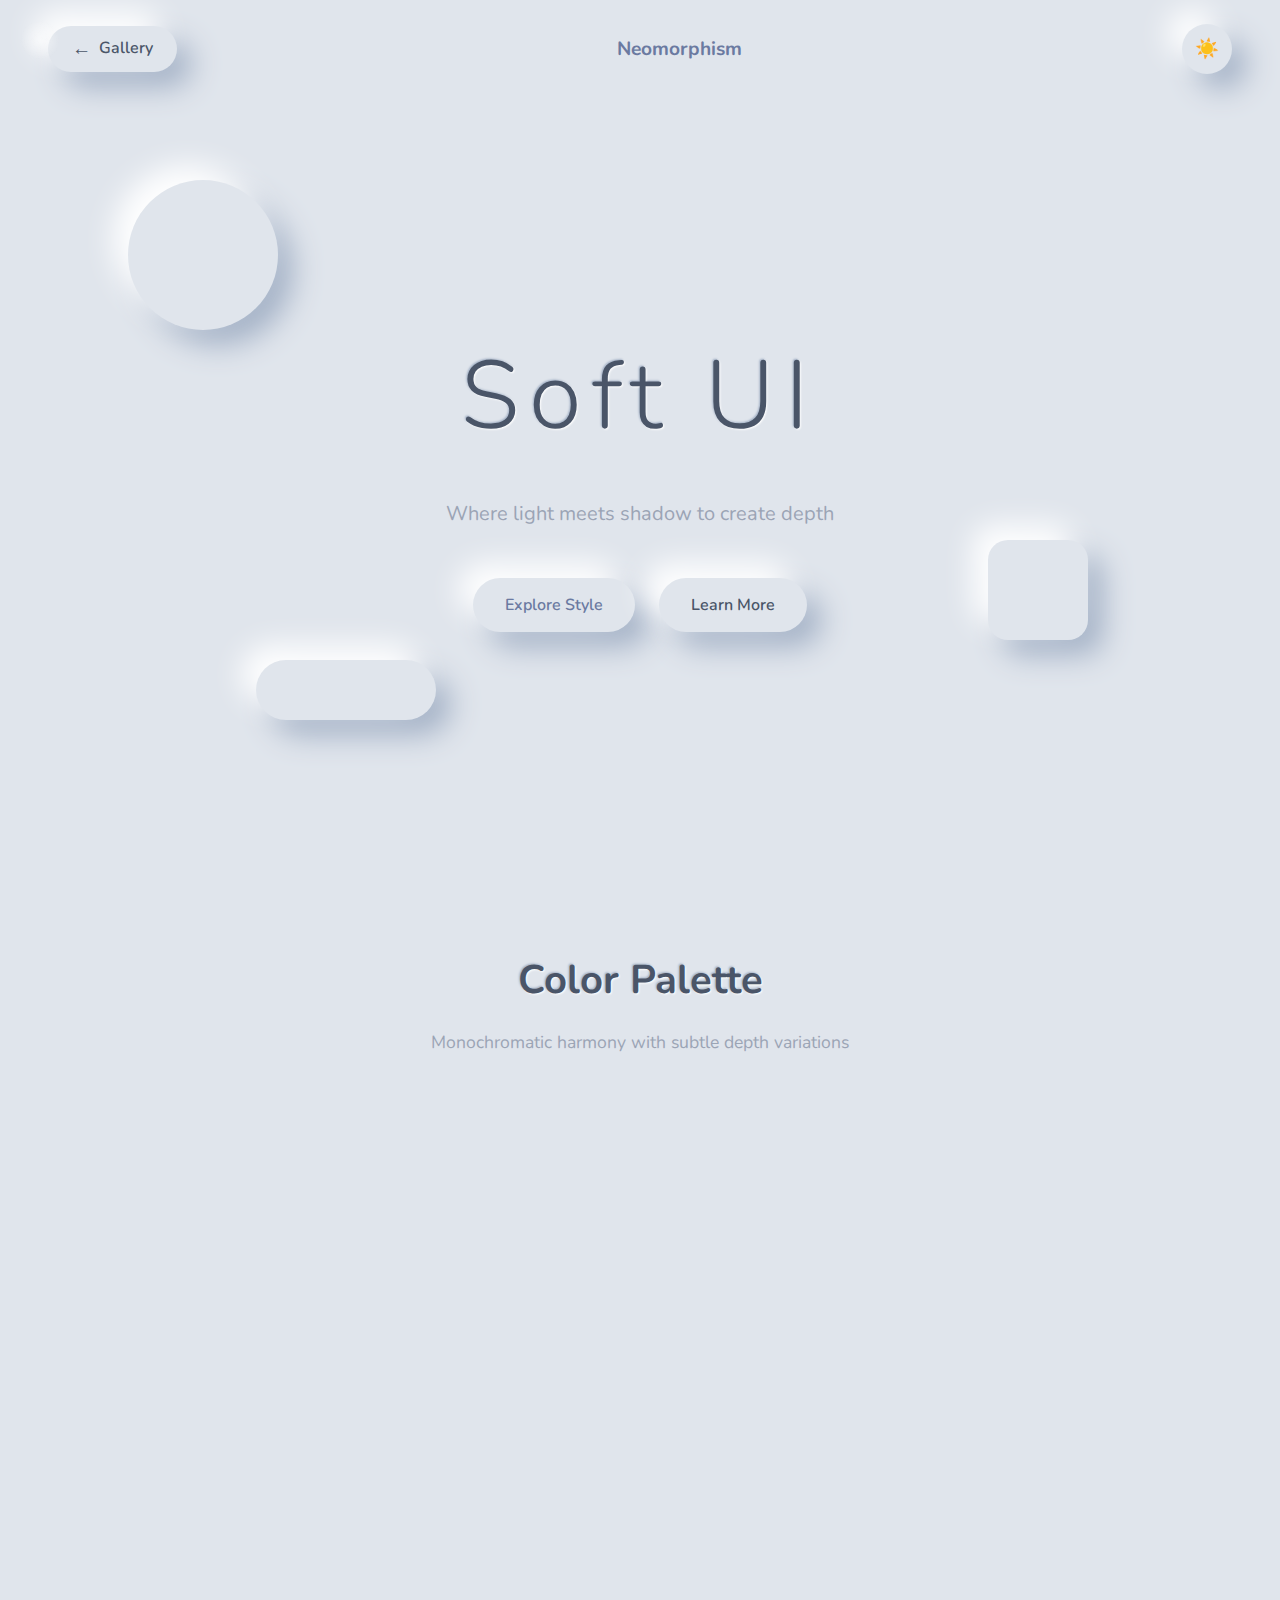
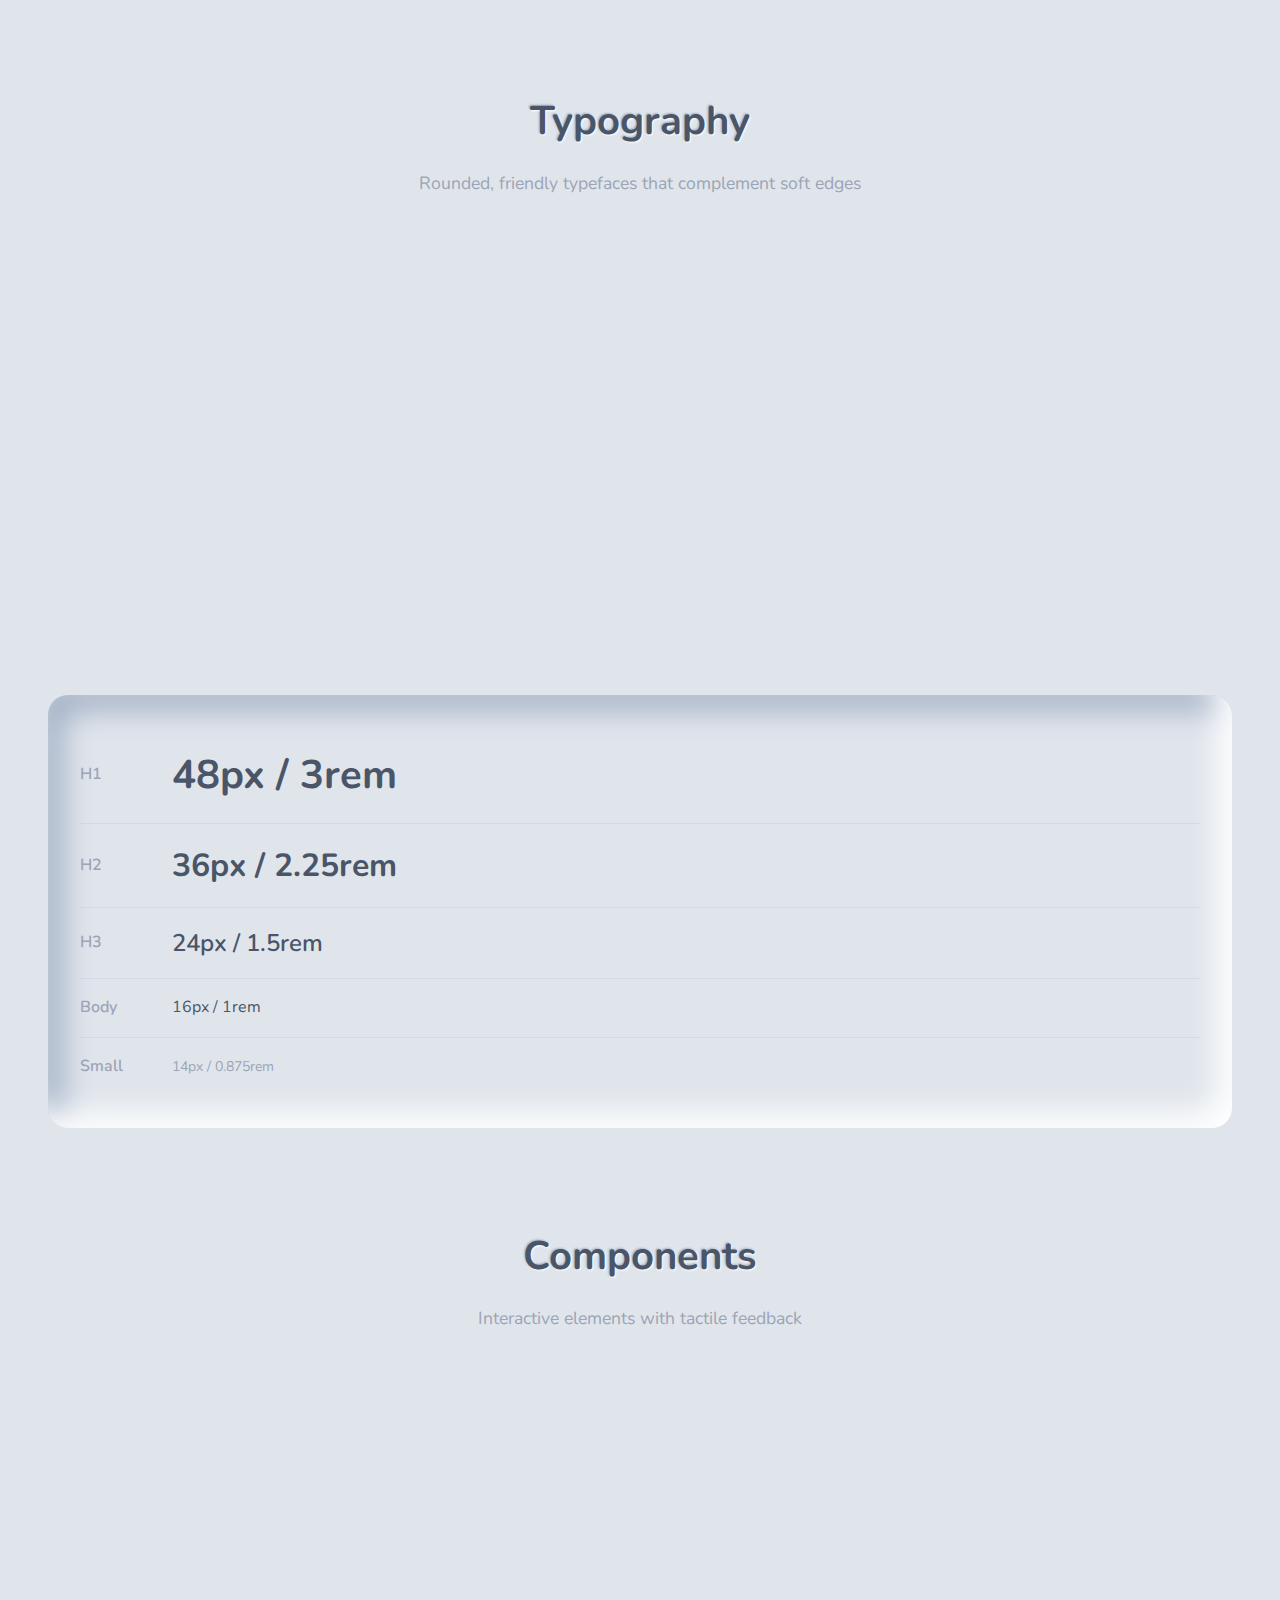
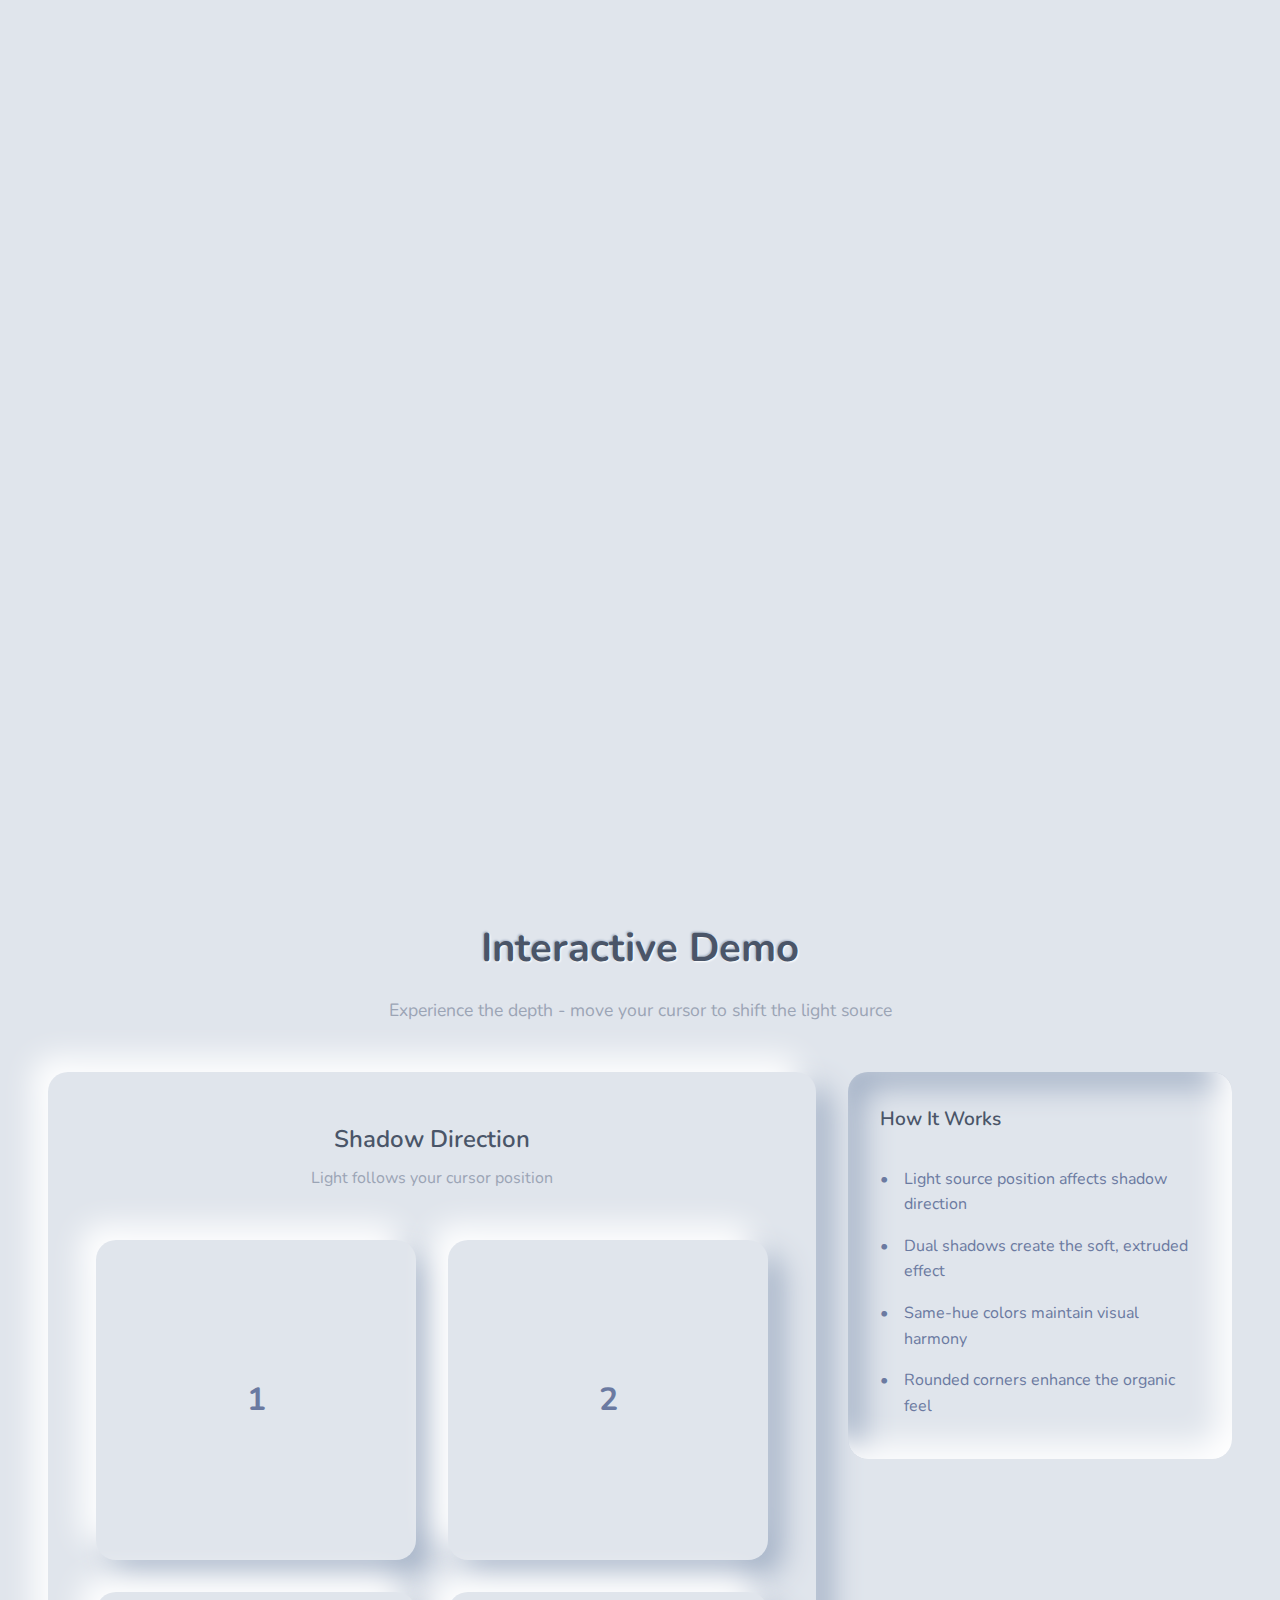
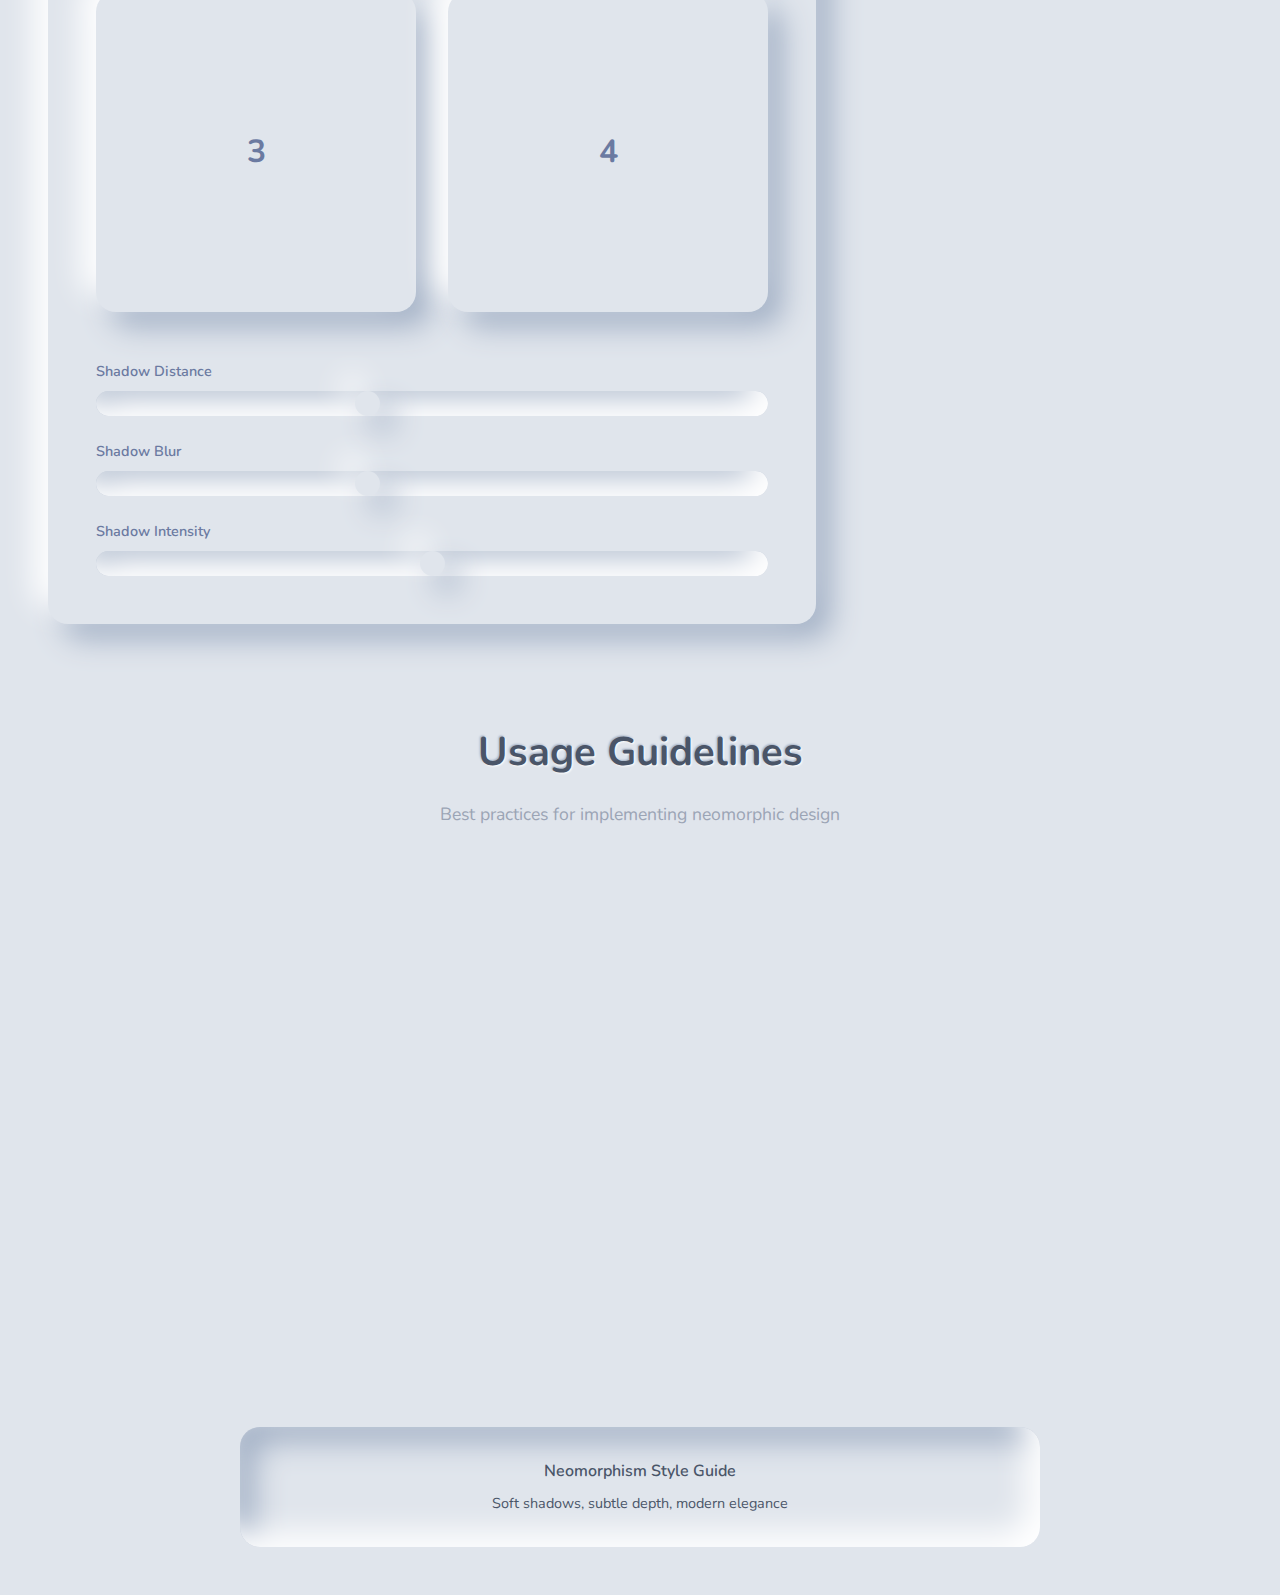
<file: styles/neomorphism/index.html>
<!DOCTYPE html>
<html lang="en">
<head>
    <meta charset="UTF-8">
    <meta name="viewport" content="width=device-width, initial-scale=1.0">
    <title>Neomorphism Style Guide</title>
    <link rel="preconnect" href="https://fonts.googleapis.com">
    <link rel="preconnect" href="https://fonts.gstatic.com" crossorigin>
    <link href="https://fonts.googleapis.com/css2?family=Nunito:wght@300;400;600;700&display=swap" rel="stylesheet">
    <link rel="stylesheet" href="style.css">
</head>
<body>
    <!-- Light Source Indicator -->
    <div class="light-source" id="lightSource">
        <div class="light-icon"></div>
    </div>

    <!-- Hero Section -->
    <header class="hero">
        <nav class="nav">
            <a href="../../index.html" class="nav-back neu-button">
                <span class="arrow">←</span> Gallery
            </a>
            <div class="nav-title">Neomorphism</div>
            <div class="light-toggle neu-button" id="lightToggle">
                <span class="toggle-icon">☀️</span>
            </div>
        </nav>

        <div class="hero-content">
            <h1 class="hero-title neu-text">Soft UI</h1>
            <p class="hero-subtitle">Where light meets shadow to create depth</p>
            <div class="hero-cta">
                <button class="neu-button primary">Explore Style</button>
                <button class="neu-button">Learn More</button>
            </div>
        </div>

        <!-- Floating Shapes -->
        <div class="hero-shapes">
            <div class="neu-shape circle" id="shape1"></div>
            <div class="neu-shape square" id="shape2"></div>
            <div class="neu-shape pill" id="shape3"></div>
        </div>
    </header>

    <!-- Color Palette Section -->
    <section class="section palette-section">
        <h2 class="section-title neu-text">Color Palette</h2>
        <p class="section-desc">Monochromatic harmony with subtle depth variations</p>

        <div class="palette-grid">
            <div class="palette-card neu-raised" data-color="#E0E5EC">
                <div class="color-preview" style="background: #E0E5EC;"></div>
                <div class="color-info">
                    <span class="color-name">Base Surface</span>
                    <span class="color-hex">#E0E5EC</span>
                </div>
            </div>
            <div class="palette-card neu-raised" data-color="#A3B1C6">
                <div class="color-preview" style="background: #A3B1C6;"></div>
                <div class="color-info">
                    <span class="color-name">Dark Shadow</span>
                    <span class="color-hex">#A3B1C6</span>
                </div>
            </div>
            <div class="palette-card neu-raised" data-color="#FFFFFF">
                <div class="color-preview" style="background: #FFFFFF;"></div>
                <div class="color-info">
                    <span class="color-name">Light Shadow</span>
                    <span class="color-hex">#FFFFFF</span>
                </div>
            </div>
            <div class="palette-card neu-raised" data-color="#6B7AA1">
                <div class="color-preview" style="background: #6B7AA1;"></div>
                <div class="color-info">
                    <span class="color-name">Primary Accent</span>
                    <span class="color-hex">#6B7AA1</span>
                </div>
            </div>
            <div class="palette-card neu-raised" data-color="#9BA4B5">
                <div class="color-preview" style="background: #9BA4B5;"></div>
                <div class="color-info">
                    <span class="color-name">Muted Text</span>
                    <span class="color-hex">#9BA4B5</span>
                </div>
            </div>
            <div class="palette-card neu-raised" data-color="#4A5568">
                <div class="color-preview" style="background: #4A5568;"></div>
                <div class="color-info">
                    <span class="color-name">Primary Text</span>
                    <span class="color-hex">#4A5568</span>
                </div>
            </div>
        </div>
    </section>

    <!-- Typography Section -->
    <section class="section typography-section">
        <h2 class="section-title neu-text">Typography</h2>
        <p class="section-desc">Rounded, friendly typefaces that complement soft edges</p>

        <div class="typography-showcase">
            <div class="type-card neu-raised">
                <div class="type-preview">
                    <span class="type-sample display">Nunito</span>
                    <span class="type-weight">Light 300</span>
                </div>
                <p class="type-usage">Headlines and decorative text with airy presence</p>
            </div>

            <div class="type-card neu-raised">
                <div class="type-preview">
                    <span class="type-sample regular">Nunito</span>
                    <span class="type-weight">Regular 400</span>
                </div>
                <p class="type-usage">Body copy with excellent readability</p>
            </div>

            <div class="type-card neu-raised">
                <div class="type-preview">
                    <span class="type-sample semibold">Nunito</span>
                    <span class="type-weight">SemiBold 600</span>
                </div>
                <p class="type-usage">UI labels, buttons, and emphasis</p>
            </div>

            <div class="type-card neu-raised">
                <div class="type-preview">
                    <span class="type-sample bold">Nunito</span>
                    <span class="type-weight">Bold 700</span>
                </div>
                <p class="type-usage">Strong headings and call-to-actions</p>
            </div>
        </div>

        <div class="type-scale neu-inset">
            <div class="scale-item">
                <span class="scale-label">H1</span>
                <span class="scale-preview h1">48px / 3rem</span>
            </div>
            <div class="scale-item">
                <span class="scale-label">H2</span>
                <span class="scale-preview h2">36px / 2.25rem</span>
            </div>
            <div class="scale-item">
                <span class="scale-label">H3</span>
                <span class="scale-preview h3">24px / 1.5rem</span>
            </div>
            <div class="scale-item">
                <span class="scale-label">Body</span>
                <span class="scale-preview body">16px / 1rem</span>
            </div>
            <div class="scale-item">
                <span class="scale-label">Small</span>
                <span class="scale-preview small">14px / 0.875rem</span>
            </div>
        </div>
    </section>

    <!-- Components Section -->
    <section class="section components-section">
        <h2 class="section-title neu-text">Components</h2>
        <p class="section-desc">Interactive elements with tactile feedback</p>

        <div class="components-grid">
            <!-- Buttons -->
            <div class="component-group">
                <h3 class="component-title">Buttons</h3>
                <div class="component-demo neu-inset">
                    <button class="neu-button">Default</button>
                    <button class="neu-button primary">Primary</button>
                    <button class="neu-button icon-btn">
                        <span class="btn-icon">+</span>
                    </button>
                    <button class="neu-button pressed">Pressed</button>
                </div>
            </div>

            <!-- Toggle Switches -->
            <div class="component-group">
                <h3 class="component-title">Toggles</h3>
                <div class="component-demo neu-inset">
                    <label class="neu-toggle">
                        <input type="checkbox" checked>
                        <span class="toggle-track">
                            <span class="toggle-thumb"></span>
                        </span>
                    </label>
                    <label class="neu-toggle">
                        <input type="checkbox">
                        <span class="toggle-track">
                            <span class="toggle-thumb"></span>
                        </span>
                    </label>
                </div>
            </div>

            <!-- Sliders -->
            <div class="component-group">
                <h3 class="component-title">Sliders</h3>
                <div class="component-demo neu-inset">
                    <div class="neu-slider-container">
                        <input type="range" class="neu-slider" id="demoSlider" min="0" max="100" value="60">
                        <span class="slider-value" id="sliderValue">60</span>
                    </div>
                </div>
            </div>

            <!-- Input Fields -->
            <div class="component-group">
                <h3 class="component-title">Inputs</h3>
                <div class="component-demo neu-inset">
                    <input type="text" class="neu-input" placeholder="Text input...">
                    <div class="neu-search">
                        <span class="search-icon">🔍</span>
                        <input type="text" placeholder="Search...">
                    </div>
                </div>
            </div>

            <!-- Cards -->
            <div class="component-group wide">
                <h3 class="component-title">Cards</h3>
                <div class="component-demo cards-demo">
                    <div class="neu-card raised">
                        <div class="card-icon neu-circle">📊</div>
                        <h4>Raised Card</h4>
                        <p>Extruded from the surface with outward shadows</p>
                    </div>
                    <div class="neu-card flat">
                        <div class="card-icon neu-circle">🎯</div>
                        <h4>Flat Card</h4>
                        <p>Minimal elevation with subtle definition</p>
                    </div>
                    <div class="neu-card inset">
                        <div class="card-icon neu-circle pressed">💡</div>
                        <h4>Inset Card</h4>
                        <p>Pressed into the surface creating depth</p>
                    </div>
                </div>
            </div>

            <!-- Progress Indicators -->
            <div class="component-group">
                <h3 class="component-title">Progress</h3>
                <div class="component-demo neu-inset">
                    <div class="neu-progress">
                        <div class="progress-fill" style="width: 75%;"></div>
                    </div>
                    <div class="neu-progress-circle" data-progress="68">
                        <svg viewBox="0 0 100 100">
                            <circle class="track" cx="50" cy="50" r="45"/>
                            <circle class="fill" cx="50" cy="50" r="45"/>
                        </svg>
                        <span class="progress-text">68%</span>
                    </div>
                </div>
            </div>
        </div>
    </section>

    <!-- Interactive Demo Section -->
    <section class="section demo-section">
        <h2 class="section-title neu-text">Interactive Demo</h2>
        <p class="section-desc">Experience the depth - move your cursor to shift the light source</p>

        <div class="demo-container">
            <div class="demo-panel neu-raised" id="demoPanel">
                <div class="demo-header">
                    <h3>Shadow Direction</h3>
                    <p>Light follows your cursor position</p>
                </div>

                <div class="demo-elements">
                    <div class="demo-element neu-dynamic" id="elem1">
                        <span>1</span>
                    </div>
                    <div class="demo-element neu-dynamic" id="elem2">
                        <span>2</span>
                    </div>
                    <div class="demo-element neu-dynamic" id="elem3">
                        <span>3</span>
                    </div>
                    <div class="demo-element neu-dynamic" id="elem4">
                        <span>4</span>
                    </div>
                </div>

                <div class="demo-controls">
                    <div class="control-group">
                        <label>Shadow Distance</label>
                        <input type="range" class="neu-slider" id="shadowDistance" min="5" max="30" value="15">
                    </div>
                    <div class="control-group">
                        <label>Shadow Blur</label>
                        <input type="range" class="neu-slider" id="shadowBlur" min="10" max="60" value="30">
                    </div>
                    <div class="control-group">
                        <label>Shadow Intensity</label>
                        <input type="range" class="neu-slider" id="shadowIntensity" min="10" max="50" value="30">
                    </div>
                </div>
            </div>

            <div class="demo-info neu-inset">
                <h4>How It Works</h4>
                <ul>
                    <li>Light source position affects shadow direction</li>
                    <li>Dual shadows create the soft, extruded effect</li>
                    <li>Same-hue colors maintain visual harmony</li>
                    <li>Rounded corners enhance the organic feel</li>
                </ul>
            </div>
        </div>
    </section>

    <!-- Usage Guidelines Section -->
    <section class="section usage-section">
        <h2 class="section-title neu-text">Usage Guidelines</h2>
        <p class="section-desc">Best practices for implementing neomorphic design</p>

        <div class="guidelines-grid">
            <div class="guideline-card neu-raised">
                <div class="guideline-icon">✓</div>
                <h4>Do's</h4>
                <ul>
                    <li>Use subtle color variations from the background</li>
                    <li>Maintain consistent light direction</li>
                    <li>Apply rounded corners generously</li>
                    <li>Keep adequate spacing between elements</li>
                    <li>Use for focused, minimal interfaces</li>
                </ul>
            </div>

            <div class="guideline-card neu-raised warning">
                <div class="guideline-icon">✗</div>
                <h4>Don'ts</h4>
                <ul>
                    <li>Don't use high contrast colors</li>
                    <li>Avoid placing elements too close together</li>
                    <li>Don't mix multiple light directions</li>
                    <li>Avoid complex, busy layouts</li>
                    <li>Don't sacrifice accessibility for aesthetics</li>
                </ul>
            </div>

            <div class="guideline-card neu-raised">
                <div class="guideline-icon">♿</div>
                <h4>Accessibility</h4>
                <ul>
                    <li>Ensure 4.5:1 contrast ratio for text</li>
                    <li>Add focus states with visible outlines</li>
                    <li>Provide alternative visual cues</li>
                    <li>Test with screen readers</li>
                    <li>Consider reduced motion preferences</li>
                </ul>
            </div>
        </div>
    </section>

    <!-- Footer -->
    <footer class="footer">
        <div class="footer-content neu-inset">
            <p>Neomorphism Style Guide</p>
            <p class="footer-note">Soft shadows, subtle depth, modern elegance</p>
        </div>
    </footer>

    <!-- Toast Notification -->
    <div class="toast" id="toast">
        <span class="toast-message">Color copied!</span>
    </div>

    <script src="effects.js"></script>
</body>
</html>
</file>
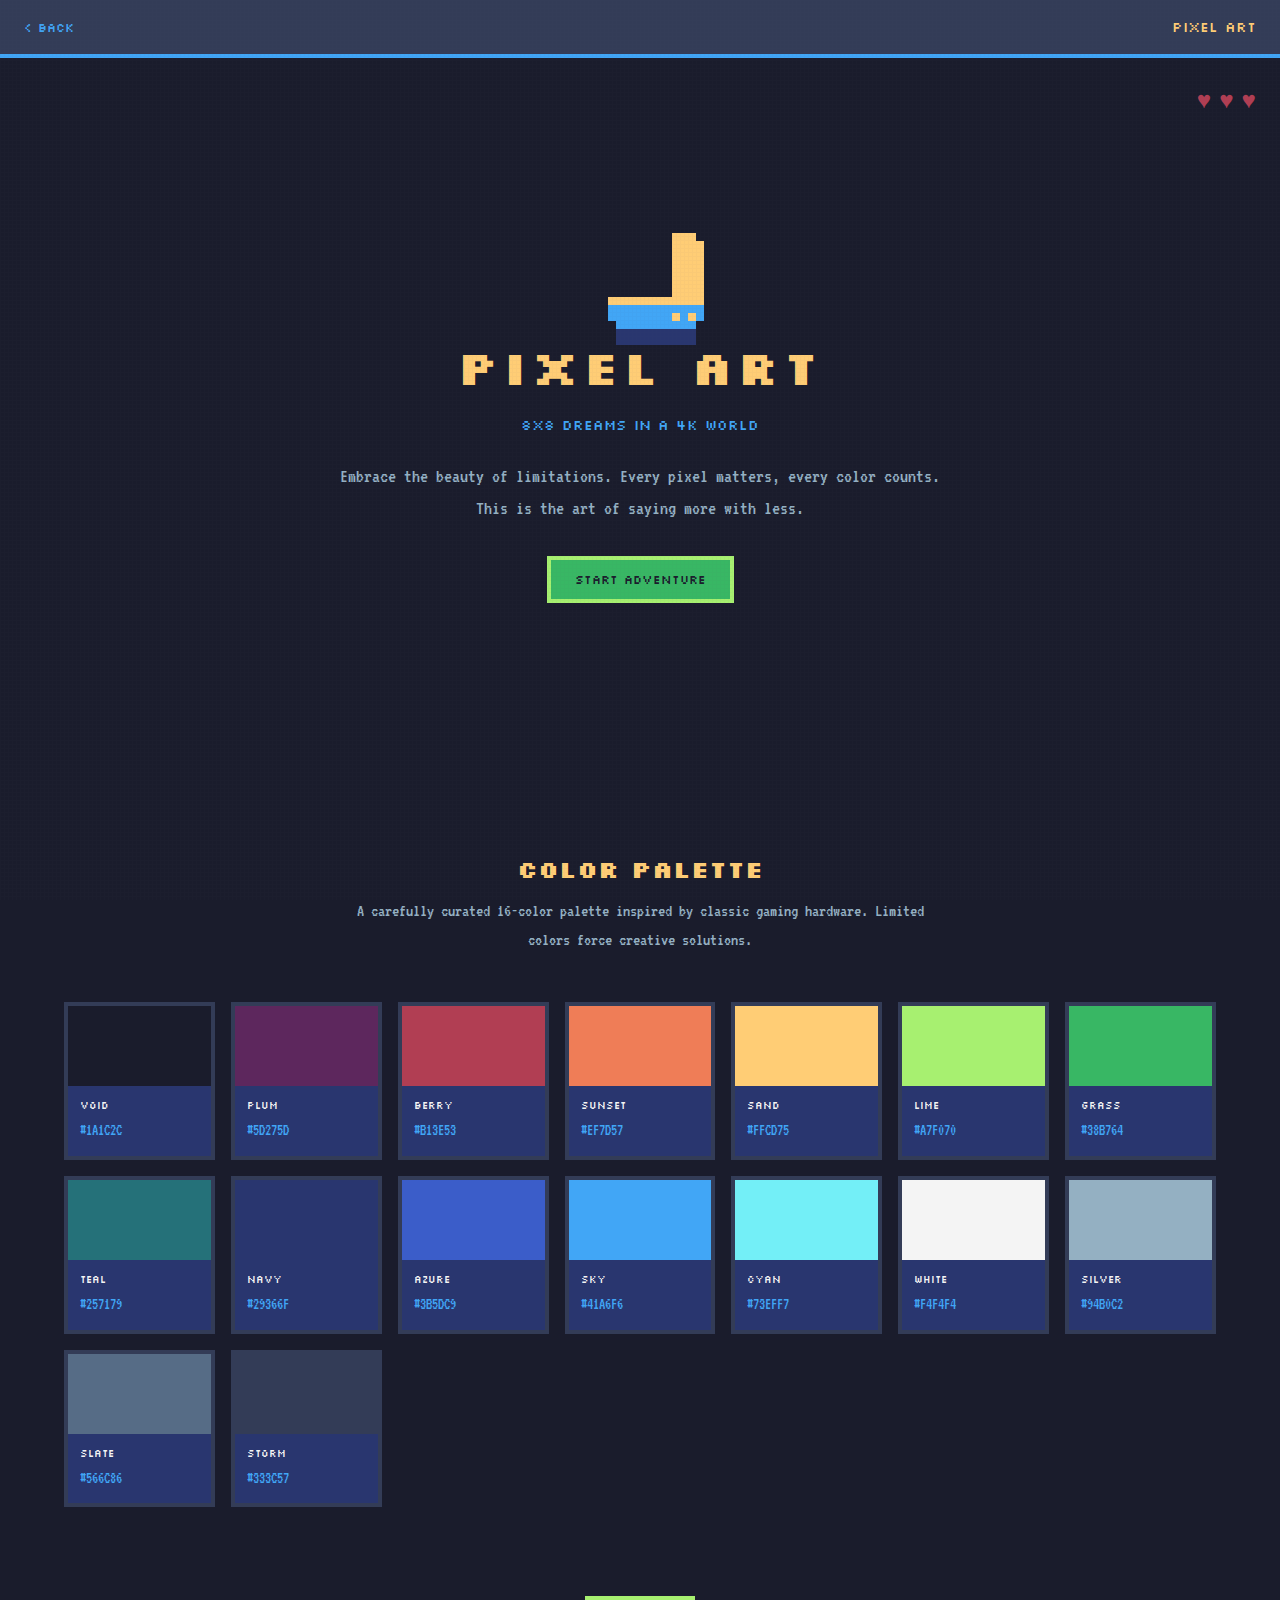
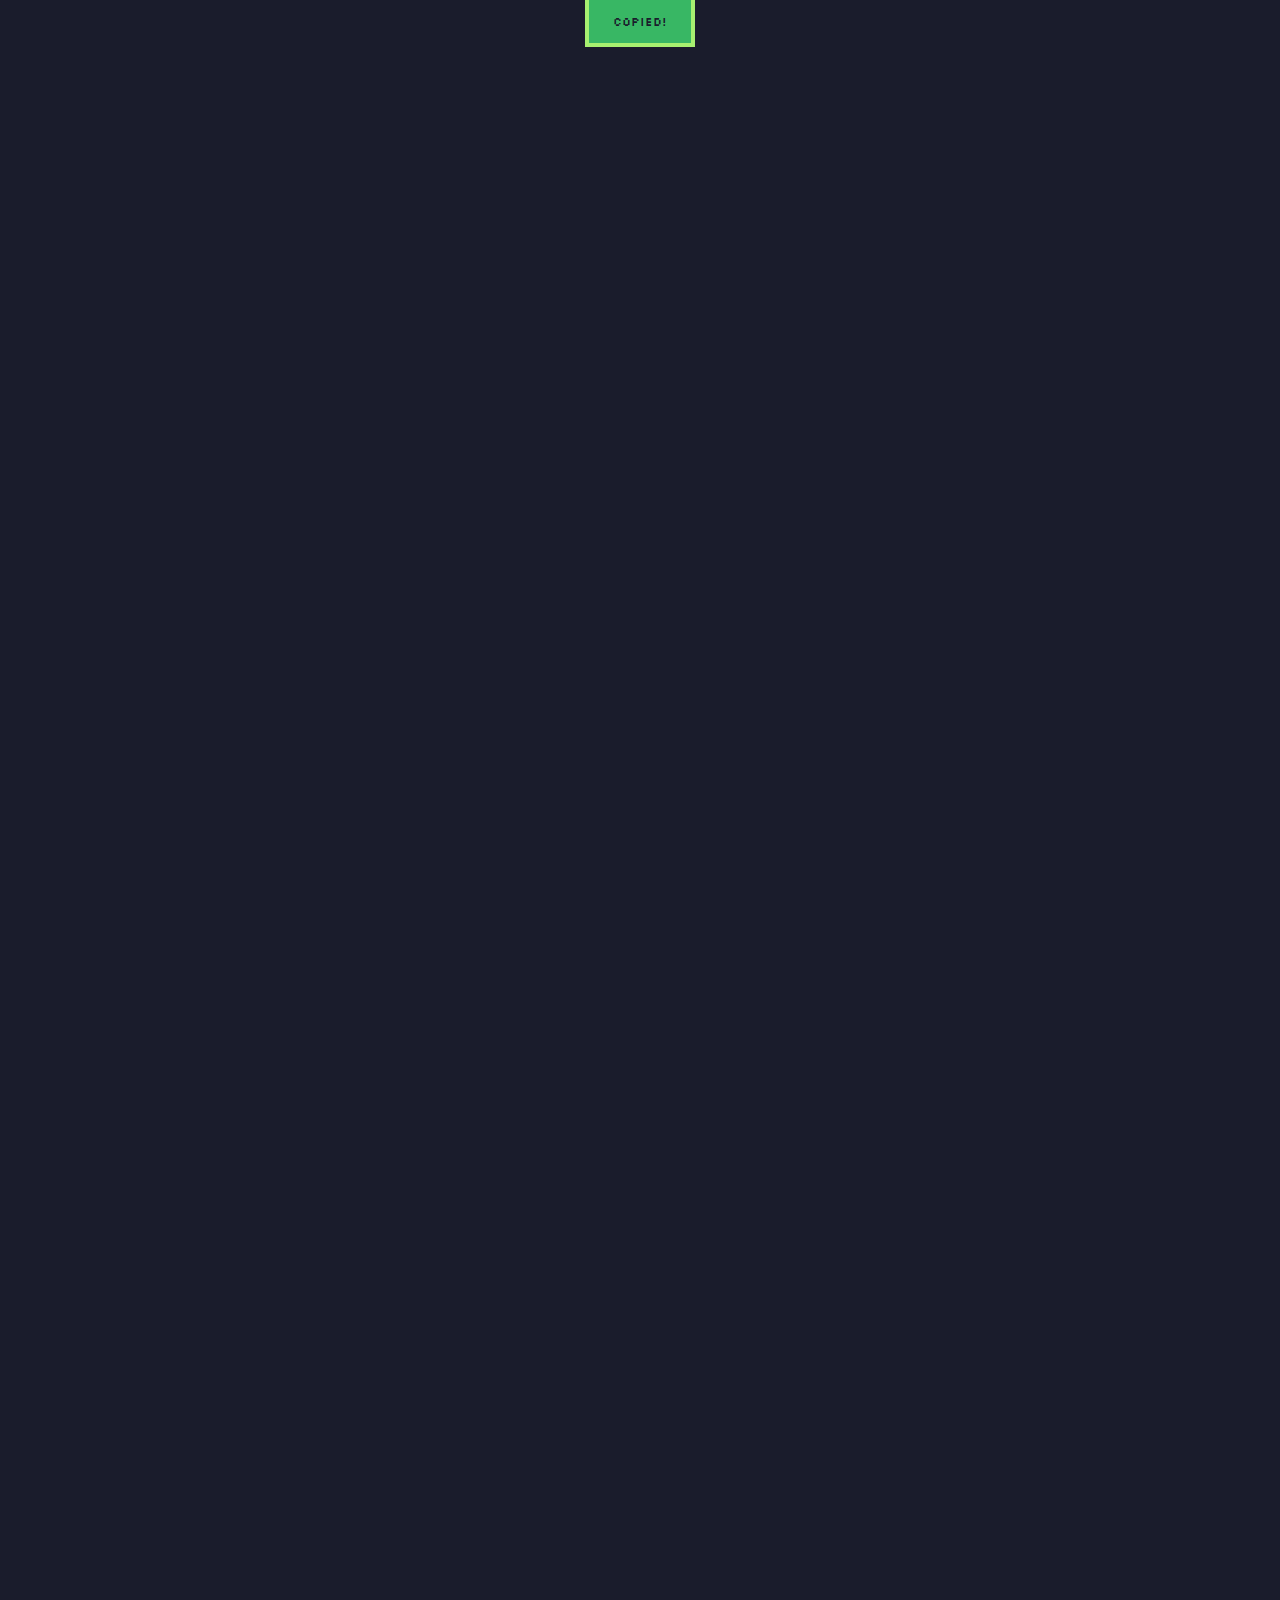
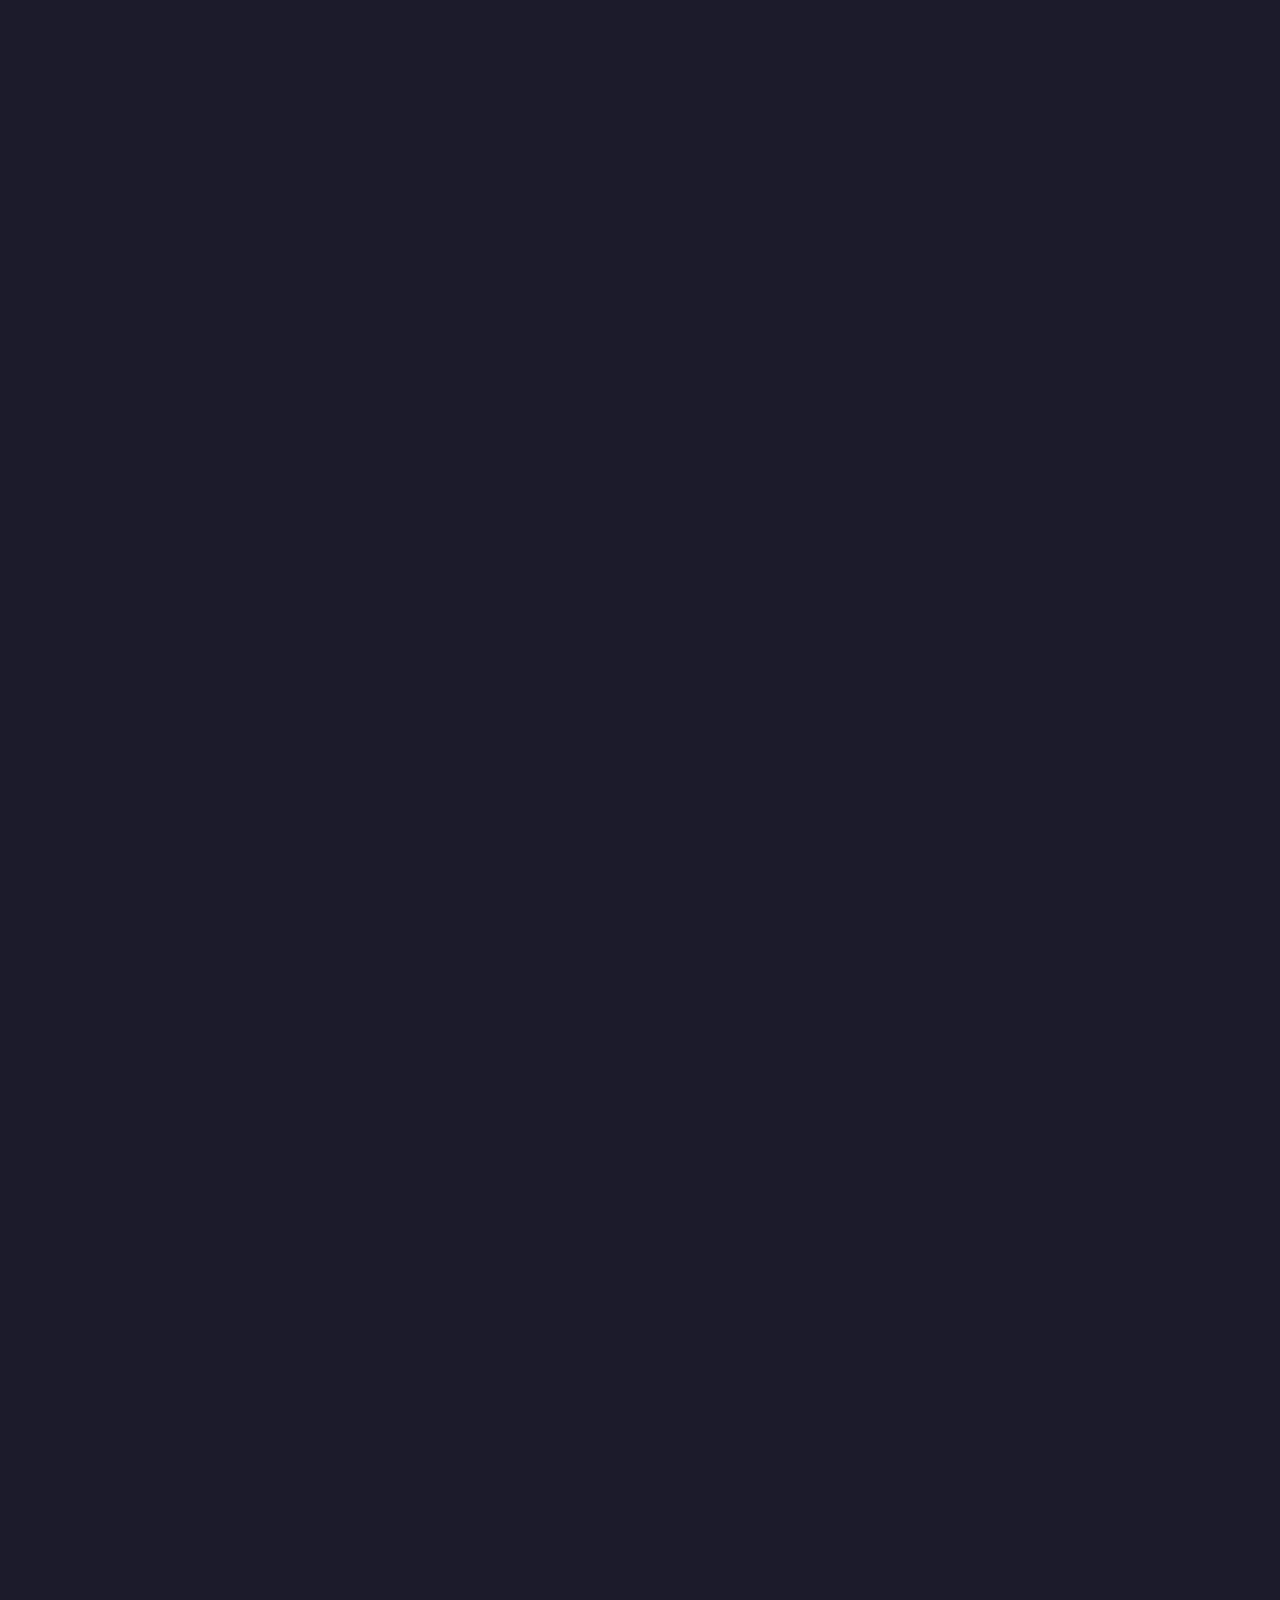
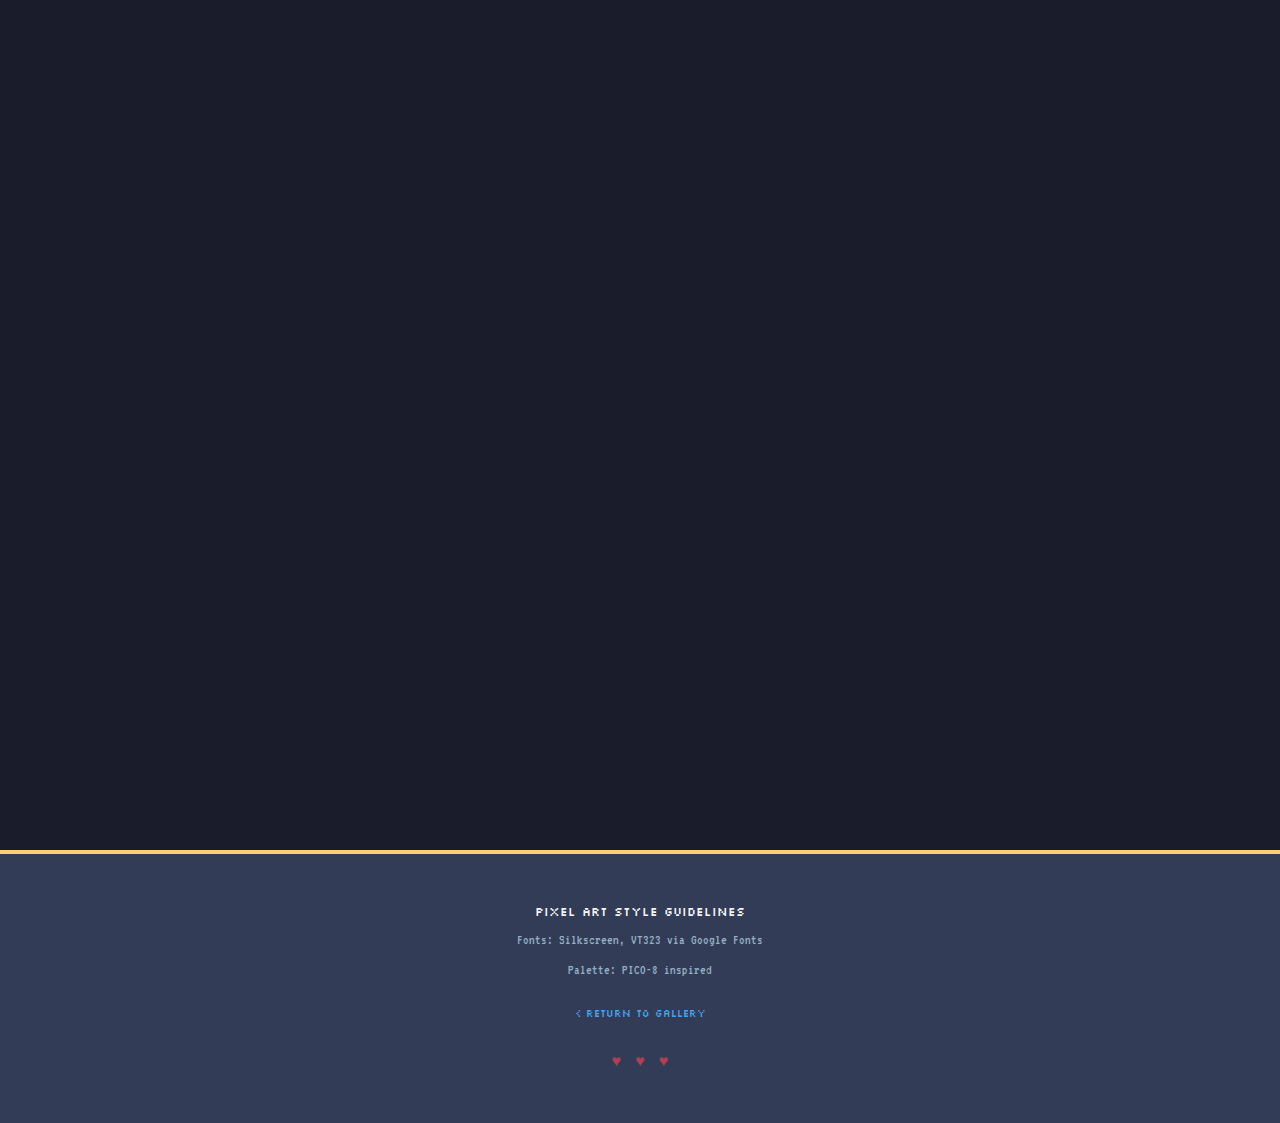
<file: styles/pixel-art/index.html>
<!DOCTYPE html>
<html lang="en">
<head>
    <meta charset="UTF-8">
    <meta name="viewport" content="width=device-width, initial-scale=1.0">
    <title>Pixel Art - Brand Style Guidelines</title>
    <link rel="stylesheet" href="style.css">
    <link rel="preconnect" href="https://fonts.googleapis.com">
    <link rel="preconnect" href="https://fonts.gstatic.com" crossorigin>
    <link href="https://fonts.googleapis.com/css2?family=Silkscreen:wght@400;700&family=VT323&display=swap" rel="stylesheet">
</head>
<body>
    <!-- Pixel Grid Overlay -->
    <div class="pixel-grid"></div>

    <!-- Navigation -->
    <nav class="nav">
        <a href="../../index.html" class="nav__back">&lt; BACK</a>
        <span class="nav__title">PIXEL ART</span>
    </nav>

    <!-- Hero Section -->
    <section class="hero">
        <div class="hero__sprite"></div>
        <div class="hero__content">
            <h1 class="hero__title">PIXEL ART</h1>
            <p class="hero__tagline">8x8 dreams in a 4K world</p>
            <p class="hero__description">Embrace the beauty of limitations. Every pixel matters, every color counts. This is the art of saying more with less.</p>
            <button class="btn btn--primary">
                <span class="btn__text">START ADVENTURE</span>
            </button>
        </div>
        <div class="hero__hearts">
            <span class="heart">&#9829;</span>
            <span class="heart">&#9829;</span>
            <span class="heart">&#9829;</span>
        </div>
    </section>

    <!-- Color Palette -->
    <section class="section" id="colors">
        <h2 class="section__title">COLOR PALETTE</h2>
        <p class="section__intro">A carefully curated 16-color palette inspired by classic gaming hardware. Limited colors force creative solutions.</p>

        <div class="color-grid">
            <div class="color-card" data-color="#1a1c2c">
                <div class="color-card__preview" style="background: #1a1c2c"></div>
                <div class="color-card__info">
                    <span class="color-card__name">Void</span>
                    <span class="color-card__hex">#1A1C2C</span>
                </div>
            </div>
            <div class="color-card" data-color="#5d275d">
                <div class="color-card__preview" style="background: #5d275d"></div>
                <div class="color-card__info">
                    <span class="color-card__name">Plum</span>
                    <span class="color-card__hex">#5D275D</span>
                </div>
            </div>
            <div class="color-card" data-color="#b13e53">
                <div class="color-card__preview" style="background: #b13e53"></div>
                <div class="color-card__info">
                    <span class="color-card__name">Berry</span>
                    <span class="color-card__hex">#B13E53</span>
                </div>
            </div>
            <div class="color-card" data-color="#ef7d57">
                <div class="color-card__preview" style="background: #ef7d57"></div>
                <div class="color-card__info">
                    <span class="color-card__name">Sunset</span>
                    <span class="color-card__hex">#EF7D57</span>
                </div>
            </div>
            <div class="color-card" data-color="#ffcd75">
                <div class="color-card__preview" style="background: #ffcd75"></div>
                <div class="color-card__info">
                    <span class="color-card__name">Sand</span>
                    <span class="color-card__hex">#FFCD75</span>
                </div>
            </div>
            <div class="color-card" data-color="#a7f070">
                <div class="color-card__preview" style="background: #a7f070"></div>
                <div class="color-card__info">
                    <span class="color-card__name">Lime</span>
                    <span class="color-card__hex">#A7F070</span>
                </div>
            </div>
            <div class="color-card" data-color="#38b764">
                <div class="color-card__preview" style="background: #38b764"></div>
                <div class="color-card__info">
                    <span class="color-card__name">Grass</span>
                    <span class="color-card__hex">#38B764</span>
                </div>
            </div>
            <div class="color-card" data-color="#257179">
                <div class="color-card__preview" style="background: #257179"></div>
                <div class="color-card__info">
                    <span class="color-card__name">Teal</span>
                    <span class="color-card__hex">#257179</span>
                </div>
            </div>
            <div class="color-card" data-color="#29366f">
                <div class="color-card__preview" style="background: #29366f"></div>
                <div class="color-card__info">
                    <span class="color-card__name">Navy</span>
                    <span class="color-card__hex">#29366F</span>
                </div>
            </div>
            <div class="color-card" data-color="#3b5dc9">
                <div class="color-card__preview" style="background: #3b5dc9"></div>
                <div class="color-card__info">
                    <span class="color-card__name">Azure</span>
                    <span class="color-card__hex">#3B5DC9</span>
                </div>
            </div>
            <div class="color-card" data-color="#41a6f6">
                <div class="color-card__preview" style="background: #41a6f6"></div>
                <div class="color-card__info">
                    <span class="color-card__name">Sky</span>
                    <span class="color-card__hex">#41A6F6</span>
                </div>
            </div>
            <div class="color-card" data-color="#73eff7">
                <div class="color-card__preview" style="background: #73eff7"></div>
                <div class="color-card__info">
                    <span class="color-card__name">Cyan</span>
                    <span class="color-card__hex">#73EFF7</span>
                </div>
            </div>
            <div class="color-card" data-color="#f4f4f4">
                <div class="color-card__preview" style="background: #f4f4f4"></div>
                <div class="color-card__info">
                    <span class="color-card__name">White</span>
                    <span class="color-card__hex">#F4F4F4</span>
                </div>
            </div>
            <div class="color-card" data-color="#94b0c2">
                <div class="color-card__preview" style="background: #94b0c2"></div>
                <div class="color-card__info">
                    <span class="color-card__name">Silver</span>
                    <span class="color-card__hex">#94B0C2</span>
                </div>
            </div>
            <div class="color-card" data-color="#566c86">
                <div class="color-card__preview" style="background: #566c86"></div>
                <div class="color-card__info">
                    <span class="color-card__name">Slate</span>
                    <span class="color-card__hex">#566C86</span>
                </div>
            </div>
            <div class="color-card" data-color="#333c57">
                <div class="color-card__preview" style="background: #333c57"></div>
                <div class="color-card__info">
                    <span class="color-card__name">Storm</span>
                    <span class="color-card__hex">#333C57</span>
                </div>
            </div>
        </div>

        <div class="copy-toast" id="copyToast">COPIED!</div>
    </section>

    <!-- Typography -->
    <section class="section" id="typography">
        <h2 class="section__title">TYPOGRAPHY</h2>
        <p class="section__intro">Bitmap fonts that honor the pixel grid. Every character is designed to align perfectly.</p>

        <div class="type-showcase">
            <div class="type-card">
                <span class="type-card__label">PRIMARY</span>
                <h3 class="type-card__name font-primary">Silkscreen</h3>
                <p class="type-card__sample font-primary">ABCDEFGHIJKLMNOPQRSTUVWXYZ</p>
                <p class="type-card__sample font-primary">abcdefghijklmnopqrstuvwxyz</p>
                <p class="type-card__sample font-primary">0123456789 !@#$%^&*()</p>
                <a href="https://fonts.google.com/specimen/Silkscreen" class="type-card__link" target="_blank">GET FONT &gt;</a>
            </div>
            <div class="type-card">
                <span class="type-card__label">SECONDARY</span>
                <h3 class="type-card__name font-secondary">VT323</h3>
                <p class="type-card__sample font-secondary">ABCDEFGHIJKLMNOPQRSTUVWXYZ</p>
                <p class="type-card__sample font-secondary">abcdefghijklmnopqrstuvwxyz</p>
                <p class="type-card__sample font-secondary">0123456789 !@#$%^&*()</p>
                <a href="https://fonts.google.com/specimen/VT323" class="type-card__link" target="_blank">GET FONT &gt;</a>
            </div>
        </div>

        <div class="type-scale">
            <h4 class="type-scale__title">TYPE SCALE</h4>
            <div class="type-scale__item">
                <span class="type-scale__label">H1 / 48px</span>
                <span class="type-scale__preview h1">QUEST BEGIN</span>
            </div>
            <div class="type-scale__item">
                <span class="type-scale__label">H2 / 32px</span>
                <span class="type-scale__preview h2">LEVEL UP!</span>
            </div>
            <div class="type-scale__item">
                <span class="type-scale__label">H3 / 24px</span>
                <span class="type-scale__preview h3">NEW ITEM</span>
            </div>
            <div class="type-scale__item">
                <span class="type-scale__label">Body / 16px</span>
                <span class="type-scale__preview body">The hero found a treasure chest.</span>
            </div>
            <div class="type-scale__item">
                <span class="type-scale__label">Small / 12px</span>
                <span class="type-scale__preview small">+100 EXP</span>
            </div>
        </div>
    </section>

    <!-- Components -->
    <section class="section" id="components">
        <h2 class="section__title">COMPONENTS</h2>
        <p class="section__intro">UI elements that feel like they belong in a classic RPG inventory screen.</p>

        <div class="component-group">
            <h3 class="component-group__title">BUTTONS</h3>
            <div class="component-row">
                <button class="btn btn--primary">PRIMARY</button>
                <button class="btn btn--secondary">SECONDARY</button>
                <button class="btn btn--ghost">GHOST</button>
                <button class="btn btn--primary" disabled>DISABLED</button>
            </div>
        </div>

        <div class="component-group">
            <h3 class="component-group__title">FORM INPUTS</h3>
            <div class="component-row">
                <input type="text" class="input" placeholder="Enter name...">
                <select class="select">
                    <option>Select class</option>
                    <option>Warrior</option>
                    <option>Mage</option>
                    <option>Rogue</option>
                    <option>Healer</option>
                </select>
            </div>
            <div class="component-row">
                <label class="checkbox">
                    <input type="checkbox" checked>
                    <span class="checkbox__box"></span>
                    <span class="checkbox__label">Enable music</span>
                </label>
                <label class="checkbox">
                    <input type="checkbox">
                    <span class="checkbox__box"></span>
                    <span class="checkbox__label">Show damage</span>
                </label>
            </div>
        </div>

        <div class="component-group">
            <h3 class="component-group__title">CARDS</h3>
            <div class="card-grid">
                <div class="card">
                    <div class="card__sprite card__sprite--sword"></div>
                    <h4 class="card__title">IRON SWORD</h4>
                    <p class="card__stats">ATK +15 | DEX +5</p>
                    <p class="card__desc">A sturdy blade forged by village blacksmiths.</p>
                    <span class="card__rarity card__rarity--common">COMMON</span>
                </div>
                <div class="card">
                    <div class="card__sprite card__sprite--potion"></div>
                    <h4 class="card__title">HEALTH POTION</h4>
                    <p class="card__stats">HP +50</p>
                    <p class="card__desc">Restores health when consumed in battle.</p>
                    <span class="card__rarity card__rarity--common">COMMON</span>
                </div>
                <div class="card card--rare">
                    <div class="card__sprite card__sprite--gem"></div>
                    <h4 class="card__title">CRYSTAL ORB</h4>
                    <p class="card__stats">MAG +30 | MP +20</p>
                    <p class="card__desc">Ancient artifact pulsing with magical energy.</p>
                    <span class="card__rarity card__rarity--rare">RARE</span>
                </div>
            </div>
        </div>

        <div class="component-group">
            <h3 class="component-group__title">BADGES</h3>
            <div class="component-row">
                <span class="badge">DEFAULT</span>
                <span class="badge badge--success">EQUIPPED</span>
                <span class="badge badge--warning">LIMITED</span>
                <span class="badge badge--danger">CURSED</span>
                <span class="badge badge--info">NEW</span>
            </div>
        </div>

        <div class="component-group">
            <h3 class="component-group__title">PROGRESS BARS</h3>
            <div class="progress-demo">
                <div class="progress">
                    <span class="progress__label">HP</span>
                    <div class="progress__bar progress__bar--hp">
                        <div class="progress__fill" style="width: 75%"></div>
                    </div>
                    <span class="progress__value">75/100</span>
                </div>
                <div class="progress">
                    <span class="progress__label">MP</span>
                    <div class="progress__bar progress__bar--mp">
                        <div class="progress__fill" style="width: 45%"></div>
                    </div>
                    <span class="progress__value">45/100</span>
                </div>
                <div class="progress">
                    <span class="progress__label">EXP</span>
                    <div class="progress__bar progress__bar--exp">
                        <div class="progress__fill" style="width: 60%"></div>
                    </div>
                    <span class="progress__value">600/1000</span>
                </div>
            </div>
        </div>
    </section>

    <!-- Usage Guidelines -->
    <section class="section" id="usage">
        <h2 class="section__title">USAGE GUIDELINES</h2>
        <p class="section__intro">Master the pixel grid. Here's how to create authentic pixel art interfaces.</p>

        <div class="guidelines-grid">
            <div class="guideline guideline--do">
                <h4 class="guideline__title">+ DO</h4>
                <ul class="guideline__list">
                    <li>Align everything to a consistent pixel grid (4px, 8px)</li>
                    <li>Use a limited color palette (8-32 colors max)</li>
                    <li>Keep animations chunky and frame-based</li>
                    <li>Use crisp, aliased edges - no anti-aliasing</li>
                    <li>Design at 1x scale, then scale up with nearest-neighbor</li>
                    <li>Reference classic game UI for inspiration</li>
                </ul>
            </div>
            <div class="guideline guideline--dont">
                <h4 class="guideline__title">- DON'T</h4>
                <ul class="guideline__list">
                    <li>Use gradients - stick to dithering patterns</li>
                    <li>Mix pixel sizes within the same design</li>
                    <li>Apply blur, glow, or smooth shadows</li>
                    <li>Use fonts that aren't pixel-perfect</li>
                    <li>Scale with bilinear/bicubic filtering</li>
                    <li>Overcomplicate - simplicity is key</li>
                </ul>
            </div>
        </div>

        <div class="use-cases">
            <h4 class="use-cases__title">PERFECT FOR</h4>
            <div class="use-cases__grid">
                <div class="use-case">
                    <span class="use-case__icon">&#9818;</span>
                    <span class="use-case__text">Indie games</span>
                </div>
                <div class="use-case">
                    <span class="use-case__icon">&#9733;</span>
                    <span class="use-case__text">Retro portfolios</span>
                </div>
                <div class="use-case">
                    <span class="use-case__icon">&#9829;</span>
                    <span class="use-case__text">Nostalgic brands</span>
                </div>
                <div class="use-case">
                    <span class="use-case__icon">&#9834;</span>
                    <span class="use-case__text">Chiptune music</span>
                </div>
                <div class="use-case">
                    <span class="use-case__icon">&#9786;</span>
                    <span class="use-case__text">Fun 404 pages</span>
                </div>
                <div class="use-case">
                    <span class="use-case__icon">&#9742;</span>
                    <span class="use-case__text">Retro apps</span>
                </div>
            </div>
        </div>
    </section>

    <!-- Interactive Demo -->
    <section class="section" id="demo">
        <h2 class="section__title">INTERACTIVE DEMO</h2>
        <p class="section__intro">Play with pixel-perfect interactions.</p>

        <div class="demo-area">
            <div class="sprite-editor">
                <h4 class="sprite-editor__title">MINI SPRITE EDITOR</h4>
                <div class="sprite-editor__grid" id="spriteGrid"></div>
                <div class="sprite-editor__palette" id="colorPalette">
                    <button class="palette-color active" data-color="#1a1c2c" style="background: #1a1c2c"></button>
                    <button class="palette-color" data-color="#b13e53" style="background: #b13e53"></button>
                    <button class="palette-color" data-color="#ef7d57" style="background: #ef7d57"></button>
                    <button class="palette-color" data-color="#ffcd75" style="background: #ffcd75"></button>
                    <button class="palette-color" data-color="#a7f070" style="background: #a7f070"></button>
                    <button class="palette-color" data-color="#38b764" style="background: #38b764"></button>
                    <button class="palette-color" data-color="#3b5dc9" style="background: #3b5dc9"></button>
                    <button class="palette-color" data-color="#41a6f6" style="background: #41a6f6"></button>
                    <button class="palette-color" data-color="#f4f4f4" style="background: #f4f4f4"></button>
                </div>
                <button class="btn btn--secondary" id="clearSprite">CLEAR</button>
            </div>

            <div class="character-demo">
                <h4 class="character-demo__title">ANIMATION PREVIEW</h4>
                <div class="character-demo__display">
                    <div class="pixel-character" id="pixelCharacter"></div>
                </div>
                <div class="character-demo__controls">
                    <button class="btn btn--small" id="animIdle">IDLE</button>
                    <button class="btn btn--small" id="animWalk">WALK</button>
                    <button class="btn btn--small" id="animJump">JUMP</button>
                </div>
            </div>
        </div>
    </section>

    <!-- Footer -->
    <footer class="footer">
        <div class="footer__content">
            <p class="footer__text">PIXEL ART STYLE GUIDELINES</p>
            <p class="footer__credits">Fonts: Silkscreen, VT323 via Google Fonts</p>
            <p class="footer__credits">Palette: PICO-8 inspired</p>
            <a href="../../index.html" class="footer__link">&lt; RETURN TO GALLERY</a>
        </div>
        <div class="footer__decoration">
            <span class="pixel-heart">&#9829;</span>
            <span class="pixel-heart">&#9829;</span>
            <span class="pixel-heart">&#9829;</span>
        </div>
    </footer>

    <script src="effects.js"></script>
</body>
</html>
</file>
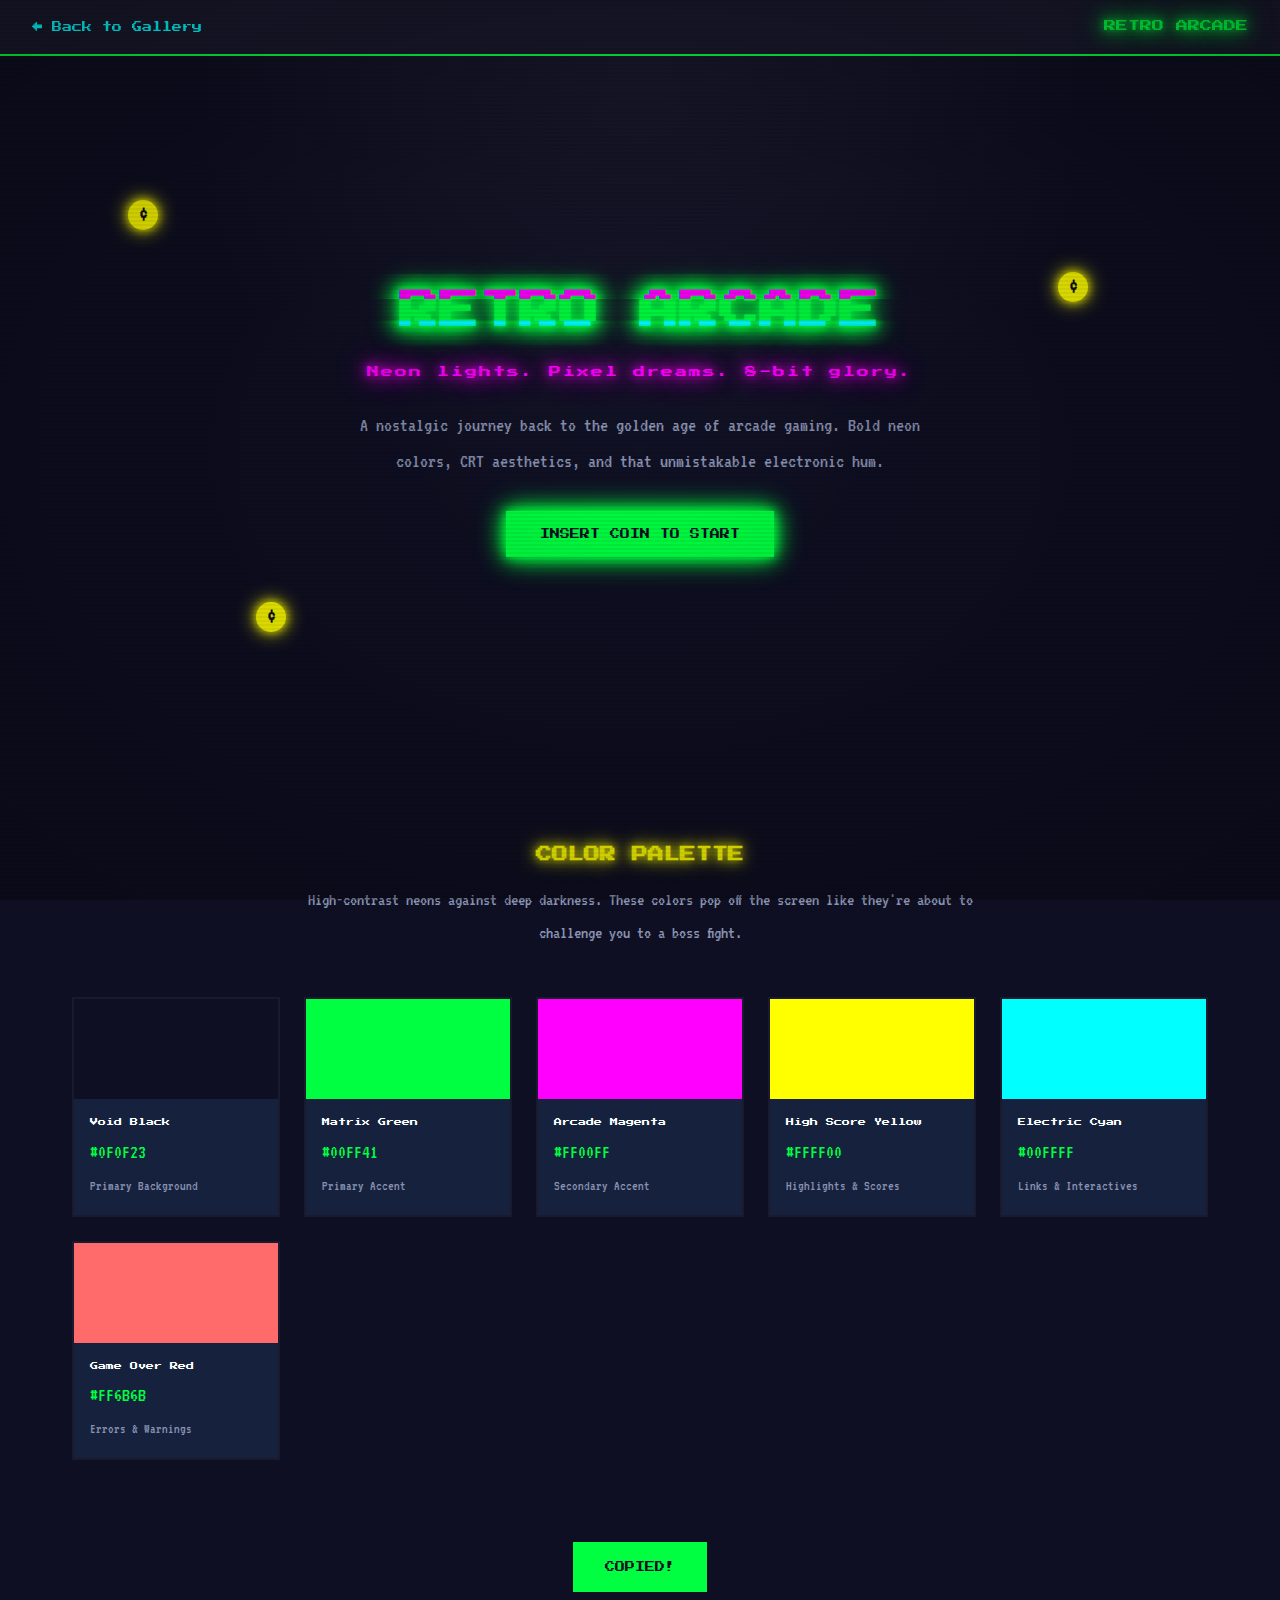
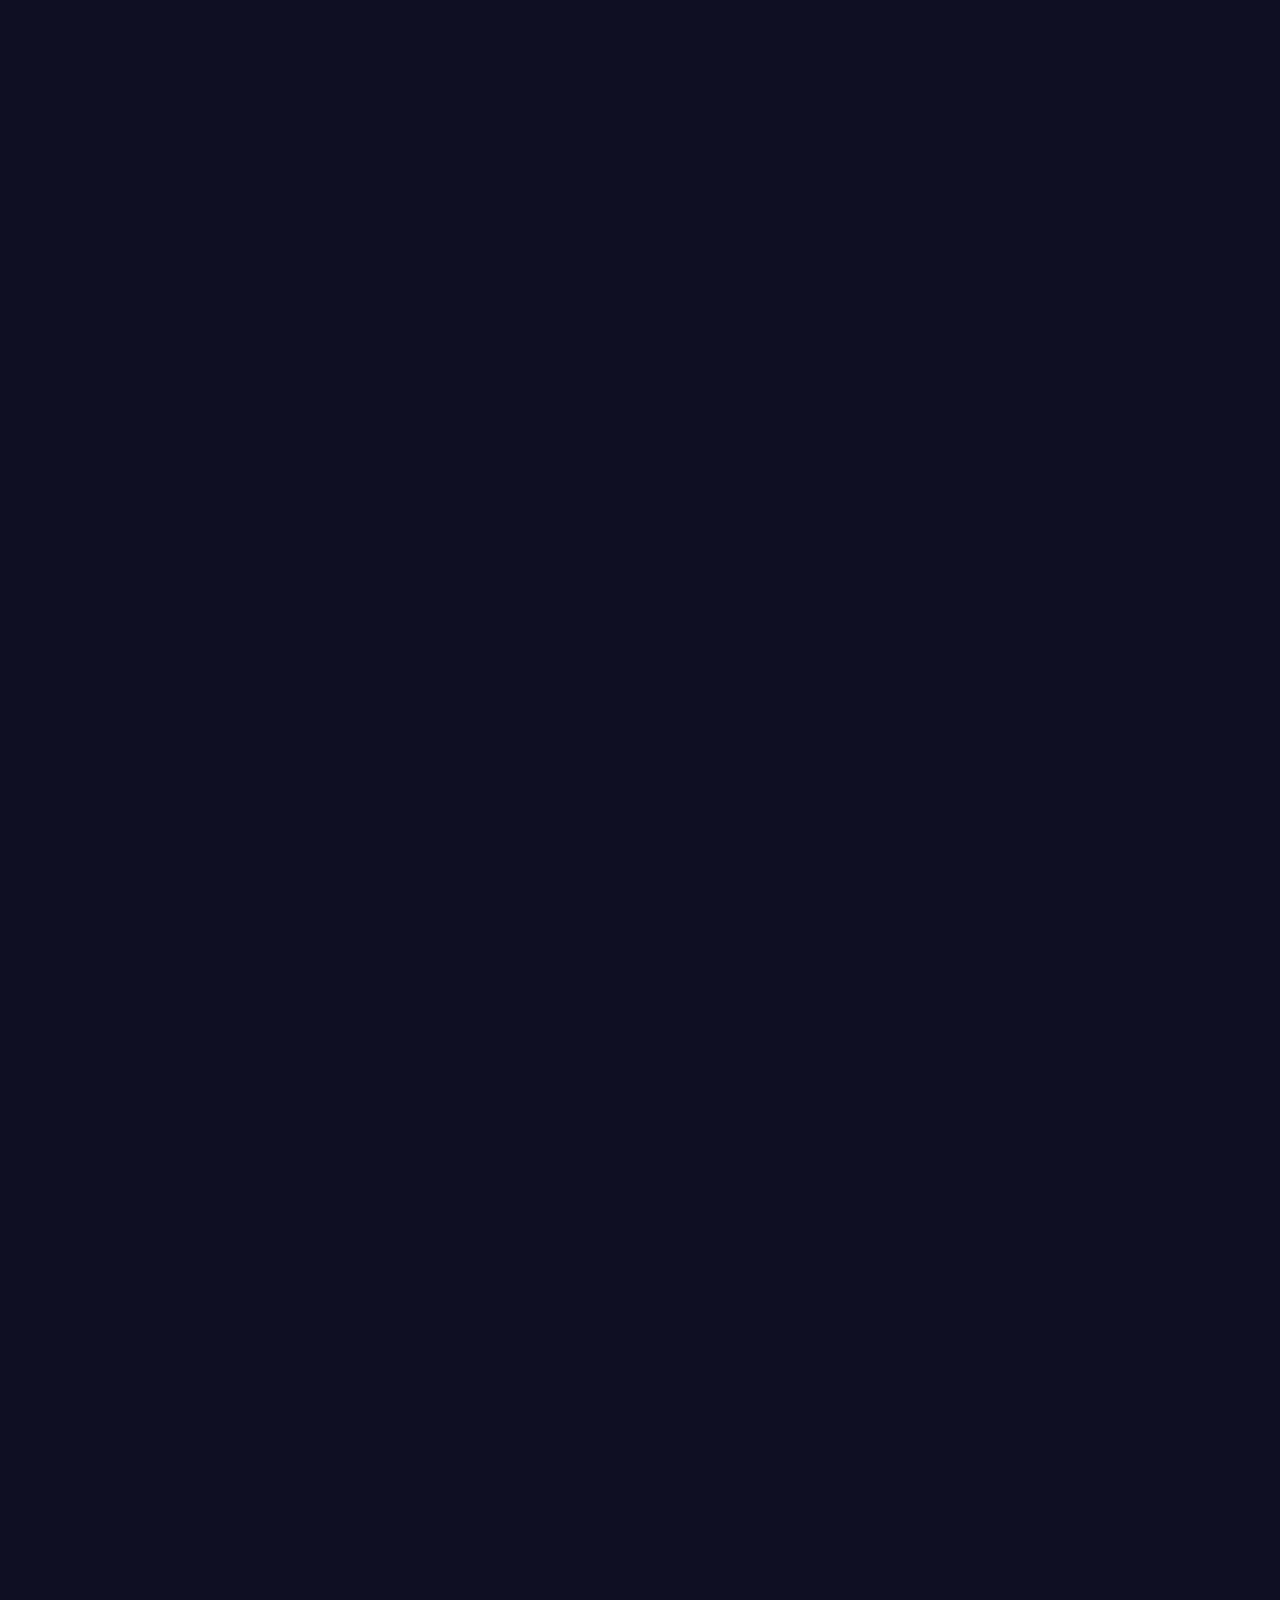
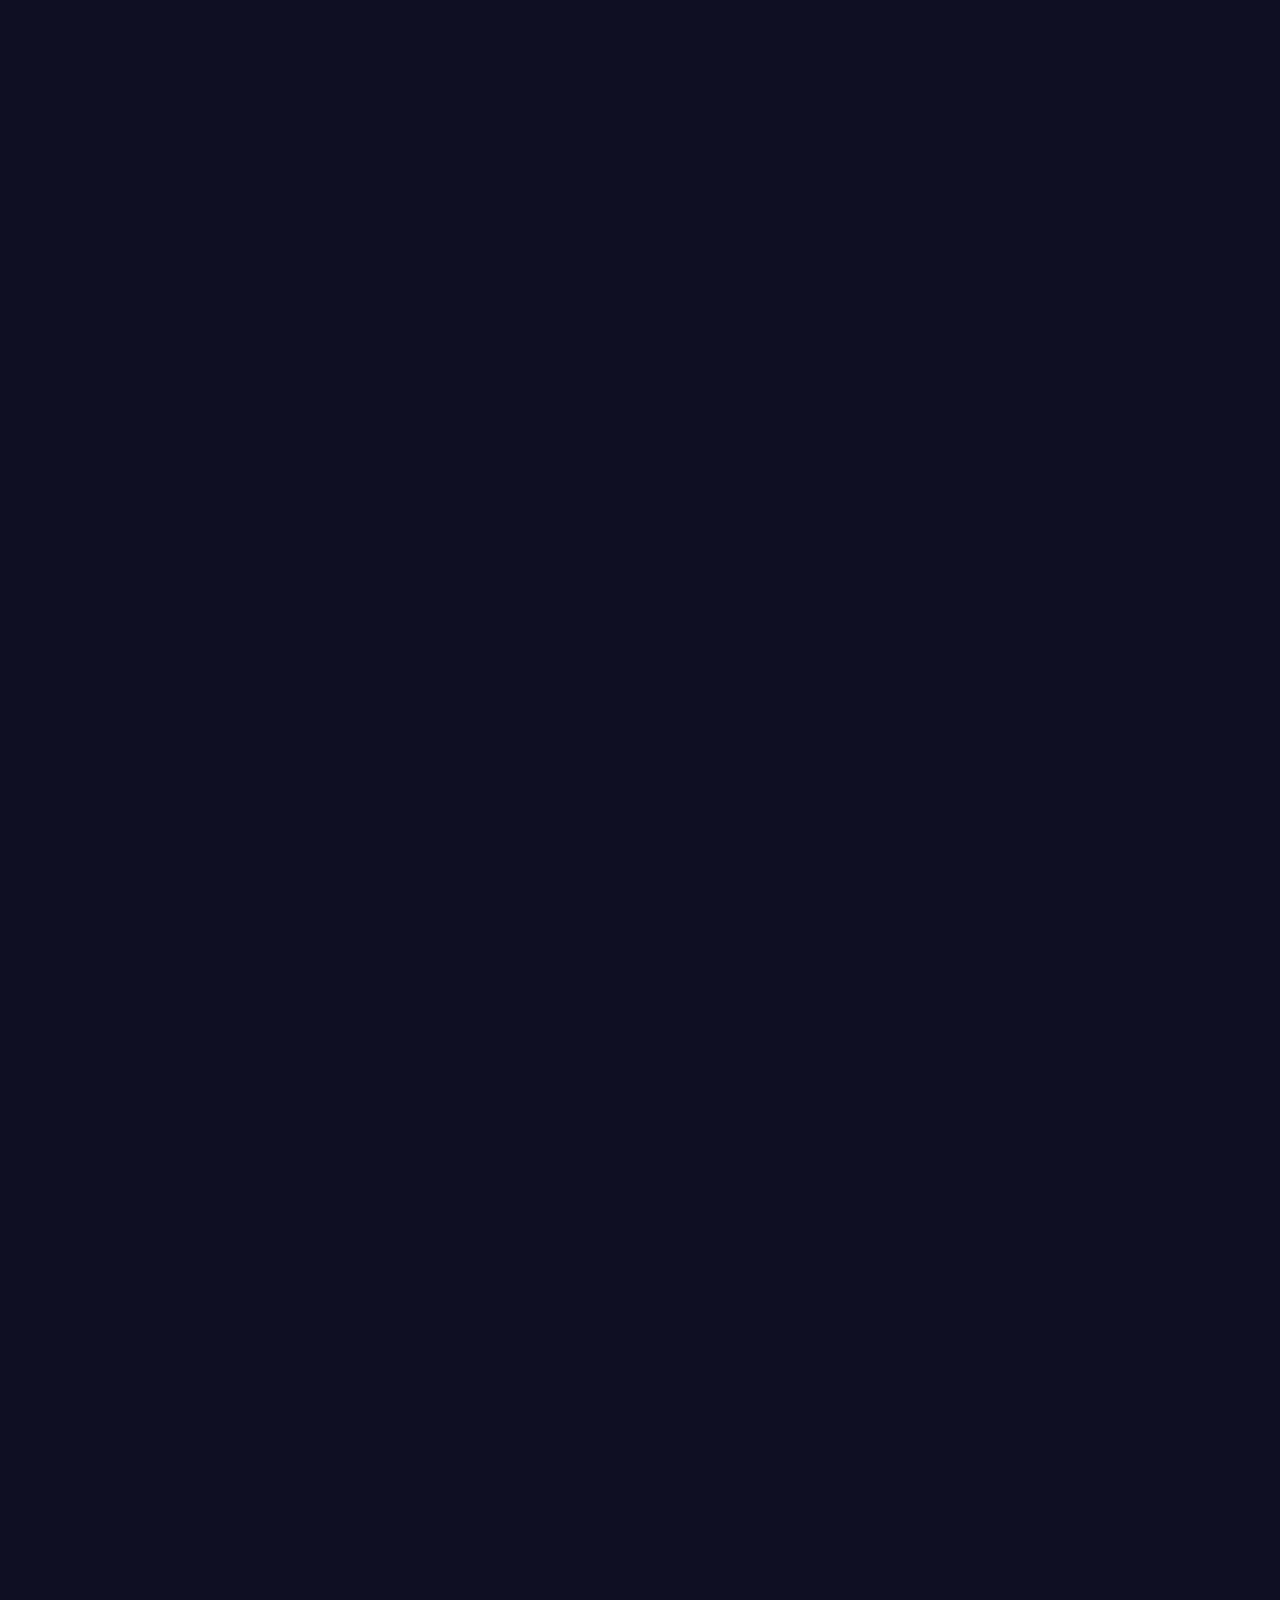
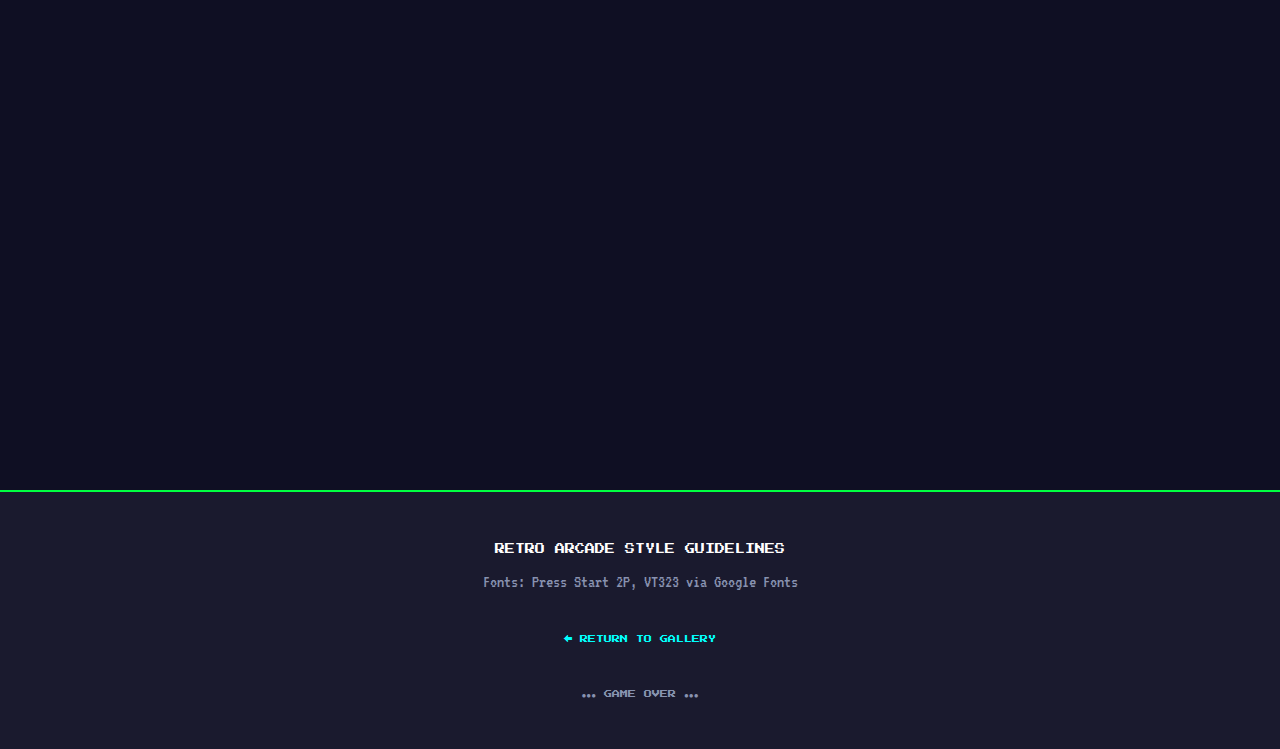
<file: styles/retro-arcade/index.html>
<!DOCTYPE html>
<html lang="en">
<head>
    <meta charset="UTF-8">
    <meta name="viewport" content="width=device-width, initial-scale=1.0">
    <title>Retro Arcade - Brand Style Guidelines</title>
    <link rel="stylesheet" href="style.css">
    <link rel="preconnect" href="https://fonts.googleapis.com">
    <link rel="preconnect" href="https://fonts.gstatic.com" crossorigin>
    <link href="https://fonts.googleapis.com/css2?family=Press+Start+2P&family=VT323&display=swap" rel="stylesheet">
</head>
<body>
    <!-- CRT Overlay -->
    <div class="crt-overlay"></div>
    <div class="scanlines"></div>

    <!-- Navigation -->
    <nav class="nav">
        <a href="../../index.html" class="nav__back">← Back to Gallery</a>
        <span class="nav__title">RETRO ARCADE</span>
    </nav>

    <!-- Hero Section -->
    <section class="hero">
        <div class="hero__content">
            <h1 class="hero__title glitch" data-text="RETRO ARCADE">RETRO ARCADE</h1>
            <p class="hero__tagline">Neon lights. Pixel dreams. 8-bit glory.</p>
            <p class="hero__description">A nostalgic journey back to the golden age of arcade gaming. Bold neon colors, CRT aesthetics, and that unmistakable electronic hum.</p>
            <button class="btn btn--primary" data-sound="select">
                <span>INSERT COIN TO START</span>
            </button>
        </div>
        <div class="hero__decoration">
            <div class="coin coin--1"></div>
            <div class="coin coin--2"></div>
            <div class="coin coin--3"></div>
        </div>
    </section>

    <!-- Color Palette -->
    <section class="section" id="colors">
        <h2 class="section__title">COLOR PALETTE</h2>
        <p class="section__intro">High-contrast neons against deep darkness. These colors pop off the screen like they're about to challenge you to a boss fight.</p>

        <div class="color-grid">
            <div class="color-card" data-color="#0f0f23">
                <div class="color-card__preview" style="background: #0f0f23"></div>
                <div class="color-card__info">
                    <span class="color-card__name">Void Black</span>
                    <span class="color-card__hex">#0F0F23</span>
                    <span class="color-card__use">Primary Background</span>
                </div>
            </div>
            <div class="color-card" data-color="#00ff41">
                <div class="color-card__preview" style="background: #00ff41"></div>
                <div class="color-card__info">
                    <span class="color-card__name">Matrix Green</span>
                    <span class="color-card__hex">#00FF41</span>
                    <span class="color-card__use">Primary Accent</span>
                </div>
            </div>
            <div class="color-card" data-color="#ff00ff">
                <div class="color-card__preview" style="background: #ff00ff"></div>
                <div class="color-card__info">
                    <span class="color-card__name">Arcade Magenta</span>
                    <span class="color-card__hex">#FF00FF</span>
                    <span class="color-card__use">Secondary Accent</span>
                </div>
            </div>
            <div class="color-card" data-color="#ffff00">
                <div class="color-card__preview" style="background: #ffff00"></div>
                <div class="color-card__info">
                    <span class="color-card__name">High Score Yellow</span>
                    <span class="color-card__hex">#FFFF00</span>
                    <span class="color-card__use">Highlights & Scores</span>
                </div>
            </div>
            <div class="color-card" data-color="#00ffff">
                <div class="color-card__preview" style="background: #00ffff"></div>
                <div class="color-card__info">
                    <span class="color-card__name">Electric Cyan</span>
                    <span class="color-card__hex">#00FFFF</span>
                    <span class="color-card__use">Links & Interactives</span>
                </div>
            </div>
            <div class="color-card" data-color="#ff6b6b">
                <div class="color-card__preview" style="background: #ff6b6b"></div>
                <div class="color-card__info">
                    <span class="color-card__name">Game Over Red</span>
                    <span class="color-card__hex">#FF6B6B</span>
                    <span class="color-card__use">Errors & Warnings</span>
                </div>
            </div>
        </div>

        <div class="copy-toast" id="copyToast">COPIED!</div>
    </section>

    <!-- Typography -->
    <section class="section" id="typography">
        <h2 class="section__title">TYPOGRAPHY</h2>
        <p class="section__intro">Pixel-perfect fonts that scream "quarter-muncher". Every letter looks like it belongs on a CRT monitor.</p>

        <div class="type-showcase">
            <div class="type-card">
                <span class="type-card__label">PRIMARY FONT</span>
                <h3 class="type-card__name font-primary">Press Start 2P</h3>
                <p class="type-card__sample font-primary">ABCDEFGHIJKLMNOPQRSTUVWXYZ</p>
                <p class="type-card__sample font-primary">abcdefghijklmnopqrstuvwxyz</p>
                <p class="type-card__sample font-primary">0123456789 !@#$%</p>
                <a href="https://fonts.google.com/specimen/Press+Start+2P" class="type-card__link" target="_blank">Get Font →</a>
            </div>
            <div class="type-card">
                <span class="type-card__label">SECONDARY FONT</span>
                <h3 class="type-card__name font-secondary">VT323</h3>
                <p class="type-card__sample font-secondary large">ABCDEFGHIJKLMNOPQRSTUVWXYZ</p>
                <p class="type-card__sample font-secondary large">abcdefghijklmnopqrstuvwxyz</p>
                <p class="type-card__sample font-secondary large">0123456789 !@#$%</p>
                <a href="https://fonts.google.com/specimen/VT323" class="type-card__link" target="_blank">Get Font →</a>
            </div>
        </div>

        <div class="type-scale">
            <h4 class="type-scale__title">TYPE SCALE</h4>
            <div class="type-scale__item">
                <span class="type-scale__label">H1 / 2.5rem</span>
                <span class="type-scale__preview h1">GAME OVER</span>
            </div>
            <div class="type-scale__item">
                <span class="type-scale__label">H2 / 1.5rem</span>
                <span class="type-scale__preview h2">HIGH SCORES</span>
            </div>
            <div class="type-scale__item">
                <span class="type-scale__label">H3 / 1rem</span>
                <span class="type-scale__preview h3">LEVEL COMPLETE</span>
            </div>
            <div class="type-scale__item">
                <span class="type-scale__label">Body / 0.875rem</span>
                <span class="type-scale__preview body">Insert coin to continue...</span>
            </div>
            <div class="type-scale__item">
                <span class="type-scale__label">Caption / 0.75rem</span>
                <span class="type-scale__preview caption">CREDITS: 03</span>
            </div>
        </div>
    </section>

    <!-- Components -->
    <section class="section" id="components">
        <h2 class="section__title">COMPONENTS</h2>
        <p class="section__intro">Interactive elements that feel like pressing arcade buttons. Satisfying, responsive, and unmistakably retro.</p>

        <div class="component-group">
            <h3 class="component-group__title">BUTTONS</h3>
            <div class="component-row">
                <button class="btn btn--primary" data-sound="select">PRIMARY</button>
                <button class="btn btn--secondary" data-sound="select">SECONDARY</button>
                <button class="btn btn--ghost" data-sound="select">GHOST</button>
                <button class="btn btn--primary" disabled>DISABLED</button>
            </div>
        </div>

        <div class="component-group">
            <h3 class="component-group__title">FORM INPUTS</h3>
            <div class="component-row">
                <input type="text" class="input" placeholder="ENTER NAME...">
                <select class="select">
                    <option>SELECT DIFFICULTY</option>
                    <option>EASY</option>
                    <option>NORMAL</option>
                    <option>HARD</option>
                    <option>NIGHTMARE</option>
                </select>
            </div>
            <div class="component-row">
                <label class="checkbox">
                    <input type="checkbox" checked>
                    <span class="checkbox__box"></span>
                    <span class="checkbox__label">SOUND EFFECTS</span>
                </label>
                <label class="checkbox">
                    <input type="checkbox">
                    <span class="checkbox__box"></span>
                    <span class="checkbox__label">SCANLINES</span>
                </label>
                <label class="toggle">
                    <input type="checkbox" checked>
                    <span class="toggle__track"></span>
                    <span class="toggle__label">CRT MODE</span>
                </label>
            </div>
        </div>

        <div class="component-group">
            <h3 class="component-group__title">CARDS</h3>
            <div class="card-grid">
                <div class="card">
                    <div class="card__header">
                        <span class="card__icon">👾</span>
                        <span class="card__badge">NEW</span>
                    </div>
                    <h4 class="card__title">SPACE INVADERS</h4>
                    <p class="card__text">Classic alien shooter. Defend Earth from waves of pixelated invaders.</p>
                    <div class="card__footer">
                        <span class="card__score">HIGH: 99,999</span>
                        <button class="btn btn--small" data-sound="coin">PLAY</button>
                    </div>
                </div>
                <div class="card">
                    <div class="card__header">
                        <span class="card__icon">🐍</span>
                        <span class="card__badge badge--hot">HOT</span>
                    </div>
                    <h4 class="card__title">SNAKE QUEST</h4>
                    <p class="card__text">Grow your snake, avoid the walls. How long can you survive?</p>
                    <div class="card__footer">
                        <span class="card__score">HIGH: 45,230</span>
                        <button class="btn btn--small" data-sound="coin">PLAY</button>
                    </div>
                </div>
                <div class="card">
                    <div class="card__header">
                        <span class="card__icon">🏎️</span>
                    </div>
                    <h4 class="card__title">TURBO RACER</h4>
                    <p class="card__text">High-speed racing action. Drift through neon-lit streets.</p>
                    <div class="card__footer">
                        <span class="card__score">HIGH: 78,100</span>
                        <button class="btn btn--small" data-sound="coin">PLAY</button>
                    </div>
                </div>
            </div>
        </div>

        <div class="component-group">
            <h3 class="component-group__title">BADGES & TAGS</h3>
            <div class="component-row">
                <span class="badge">DEFAULT</span>
                <span class="badge badge--success">1UP</span>
                <span class="badge badge--warning">BONUS</span>
                <span class="badge badge--danger">GAME OVER</span>
                <span class="tag">MULTIPLAYER</span>
                <span class="tag">CO-OP</span>
                <span class="tag">CLASSIC</span>
            </div>
        </div>
    </section>

    <!-- Usage Guidelines -->
    <section class="section" id="usage">
        <h2 class="section__title">USAGE GUIDELINES</h2>
        <p class="section__intro">Master the art of retro design. Here's how to wield this aesthetic effectively.</p>

        <div class="guidelines-grid">
            <div class="guideline guideline--do">
                <h4 class="guideline__title">✓ DO</h4>
                <ul class="guideline__list">
                    <li>Use high contrast between neons and dark backgrounds</li>
                    <li>Add subtle CRT/scanline effects for authenticity</li>
                    <li>Keep text blocky and pixel-aligned</li>
                    <li>Use sound effects sparingly but memorably</li>
                    <li>Embrace the glow - neon shadows make elements pop</li>
                    <li>Reference classic arcade UI patterns (scores, lives, levels)</li>
                </ul>
            </div>
            <div class="guideline guideline--dont">
                <h4 class="guideline__title">✗ DON'T</h4>
                <ul class="guideline__list">
                    <li>Mix too many neon colors at once (pick 2-3 max)</li>
                    <li>Use rounded, modern fonts - stay blocky</li>
                    <li>Overdo animations - retro was limited by hardware</li>
                    <li>Forget readability - neons need dark backgrounds</li>
                    <li>Use gradients everywhere - keep it flat with glows</li>
                    <li>Ignore accessibility - ensure sufficient contrast</li>
                </ul>
            </div>
        </div>

        <div class="use-cases">
            <h4 class="use-cases__title">PERFECT FOR</h4>
            <div class="use-cases__grid">
                <div class="use-case">
                    <span class="use-case__icon">🎮</span>
                    <span class="use-case__text">Gaming websites</span>
                </div>
                <div class="use-case">
                    <span class="use-case__icon">🎵</span>
                    <span class="use-case__text">Synthwave/chiptune music</span>
                </div>
                <div class="use-case">
                    <span class="use-case__icon">🍕</span>
                    <span class="use-case__text">Retro-themed restaurants</span>
                </div>
                <div class="use-case">
                    <span class="use-case__icon">📱</span>
                    <span class="use-case__text">Nostalgic app interfaces</span>
                </div>
                <div class="use-case">
                    <span class="use-case__icon">🎪</span>
                    <span class="use-case__text">Event landing pages</span>
                </div>
                <div class="use-case">
                    <span class="use-case__icon">👕</span>
                    <span class="use-case__text">Merch & apparel stores</span>
                </div>
            </div>
        </div>
    </section>

    <!-- Interactive Demo -->
    <section class="section" id="demo">
        <h2 class="section__title">INTERACTIVE DEMO</h2>
        <p class="section__intro">Experience the full retro arcade effect. Toggle features to see the style in action.</p>

        <div class="demo-controls">
            <label class="toggle">
                <input type="checkbox" id="toggleScanlines" checked>
                <span class="toggle__track"></span>
                <span class="toggle__label">SCANLINES</span>
            </label>
            <label class="toggle">
                <input type="checkbox" id="toggleFlicker">
                <span class="toggle__track"></span>
                <span class="toggle__label">SCREEN FLICKER</span>
            </label>
            <label class="toggle">
                <input type="checkbox" id="toggleSound" checked>
                <span class="toggle__track"></span>
                <span class="toggle__label">8-BIT SOUNDS</span>
            </label>
            <label class="toggle">
                <input type="checkbox" id="toggleGlow" checked>
                <span class="toggle__track"></span>
                <span class="toggle__label">NEON GLOW</span>
            </label>
        </div>

        <div class="score-display">
            <div class="score-display__item">
                <span class="score-display__label">SCORE</span>
                <span class="score-display__value" id="scoreValue">0000000</span>
            </div>
            <div class="score-display__item">
                <span class="score-display__label">HIGH</span>
                <span class="score-display__value">9999999</span>
            </div>
            <div class="score-display__item">
                <span class="score-display__label">LIVES</span>
                <span class="score-display__value">♥♥♥</span>
            </div>
        </div>

        <button class="btn btn--primary btn--large" id="addScore" data-sound="coin">
            ADD POINTS (+1000)
        </button>
    </section>

    <!-- Footer -->
    <footer class="footer">
        <div class="footer__content">
            <p class="footer__text">RETRO ARCADE STYLE GUIDELINES</p>
            <p class="footer__credits">Fonts: Press Start 2P, VT323 via Google Fonts</p>
            <a href="../../index.html" class="footer__link">← RETURN TO GALLERY</a>
        </div>
        <div class="footer__decoration">
            <span>●●● GAME OVER ●●●</span>
        </div>
    </footer>

    <script src="effects.js"></script>
</body>
</html>
</file>
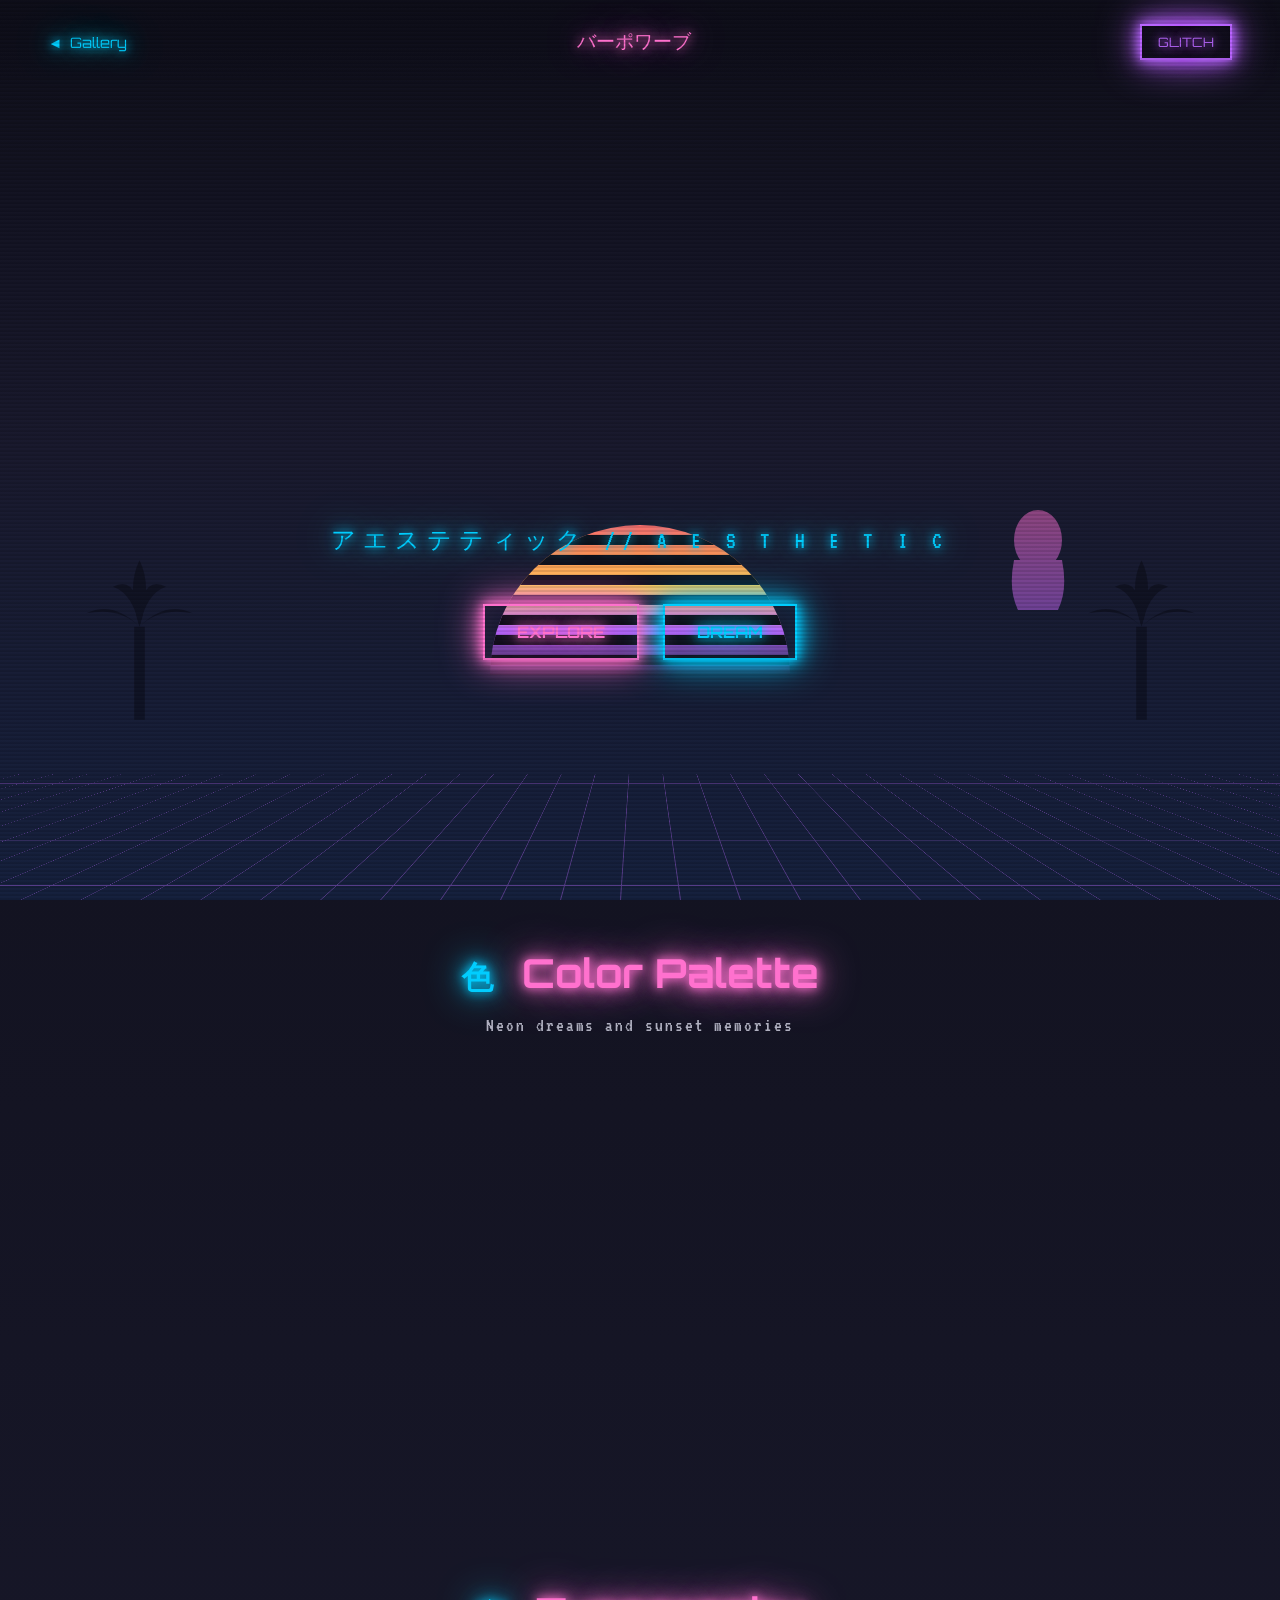
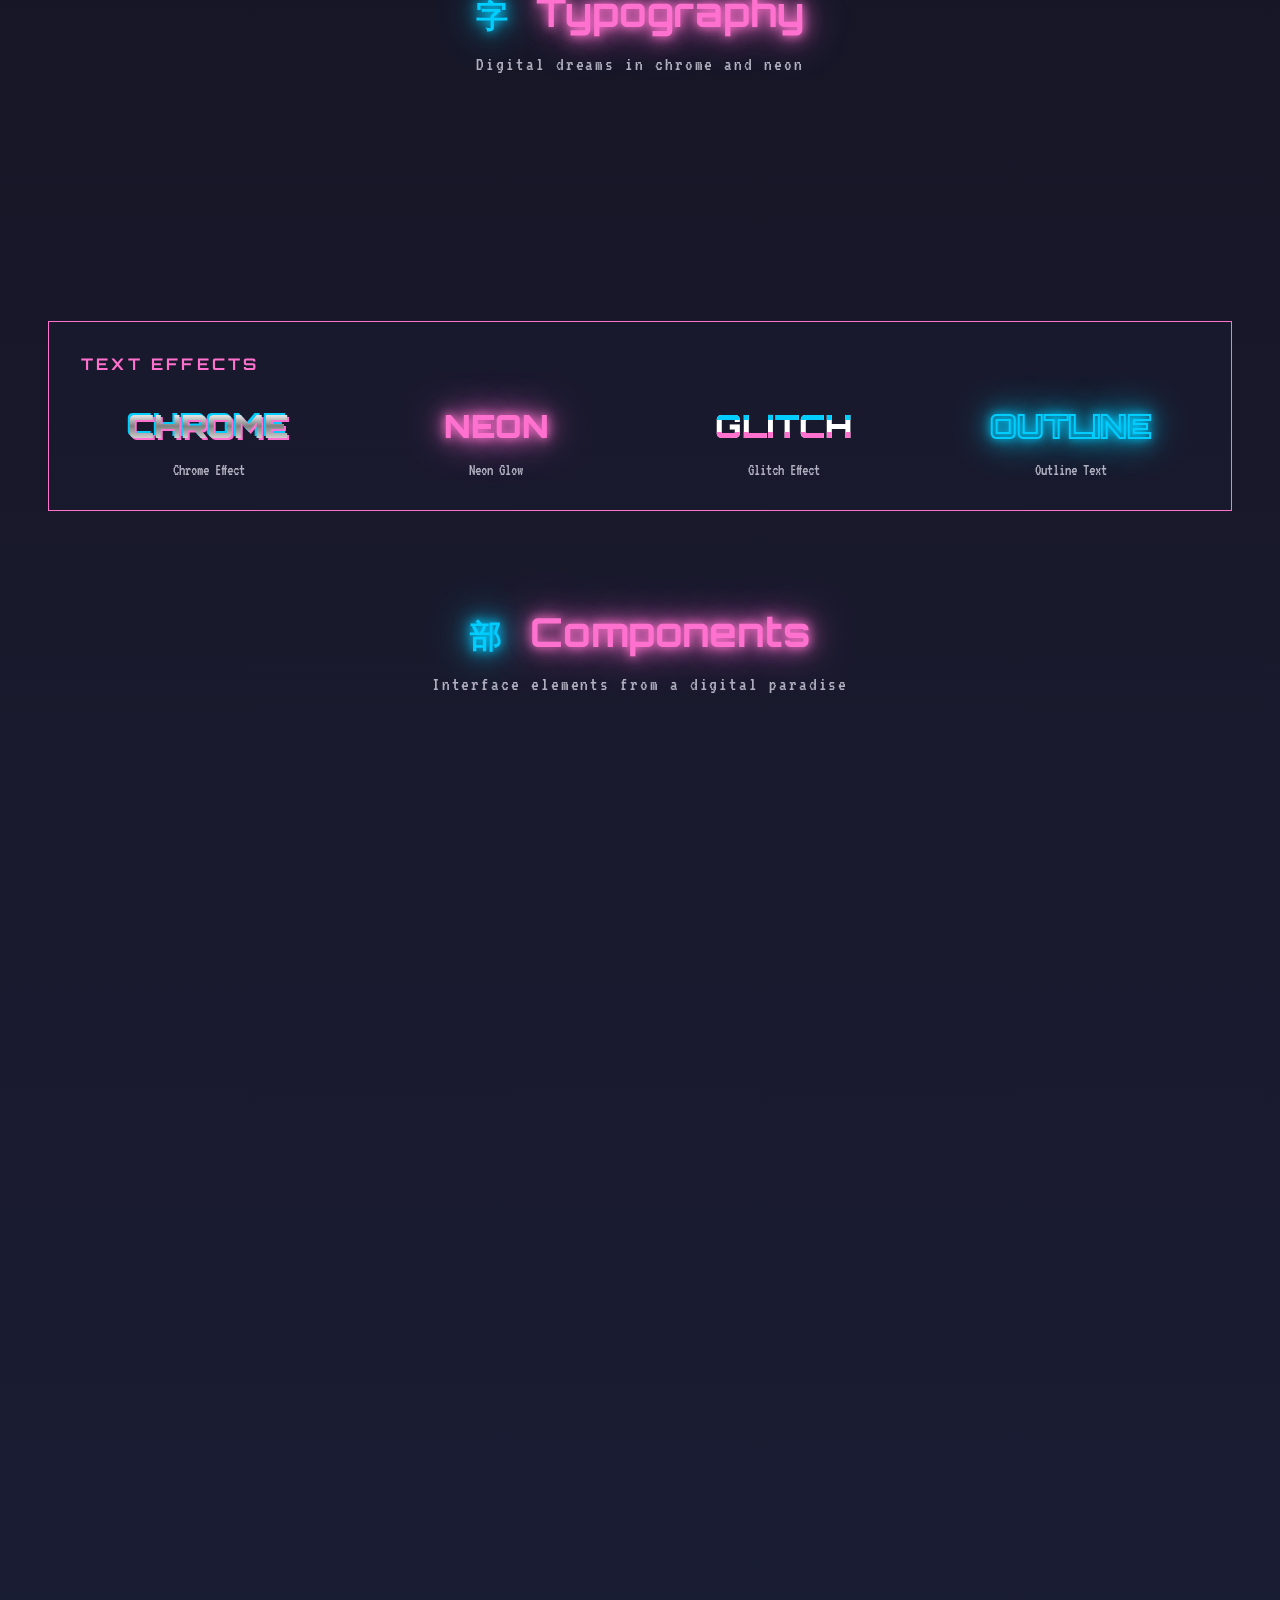
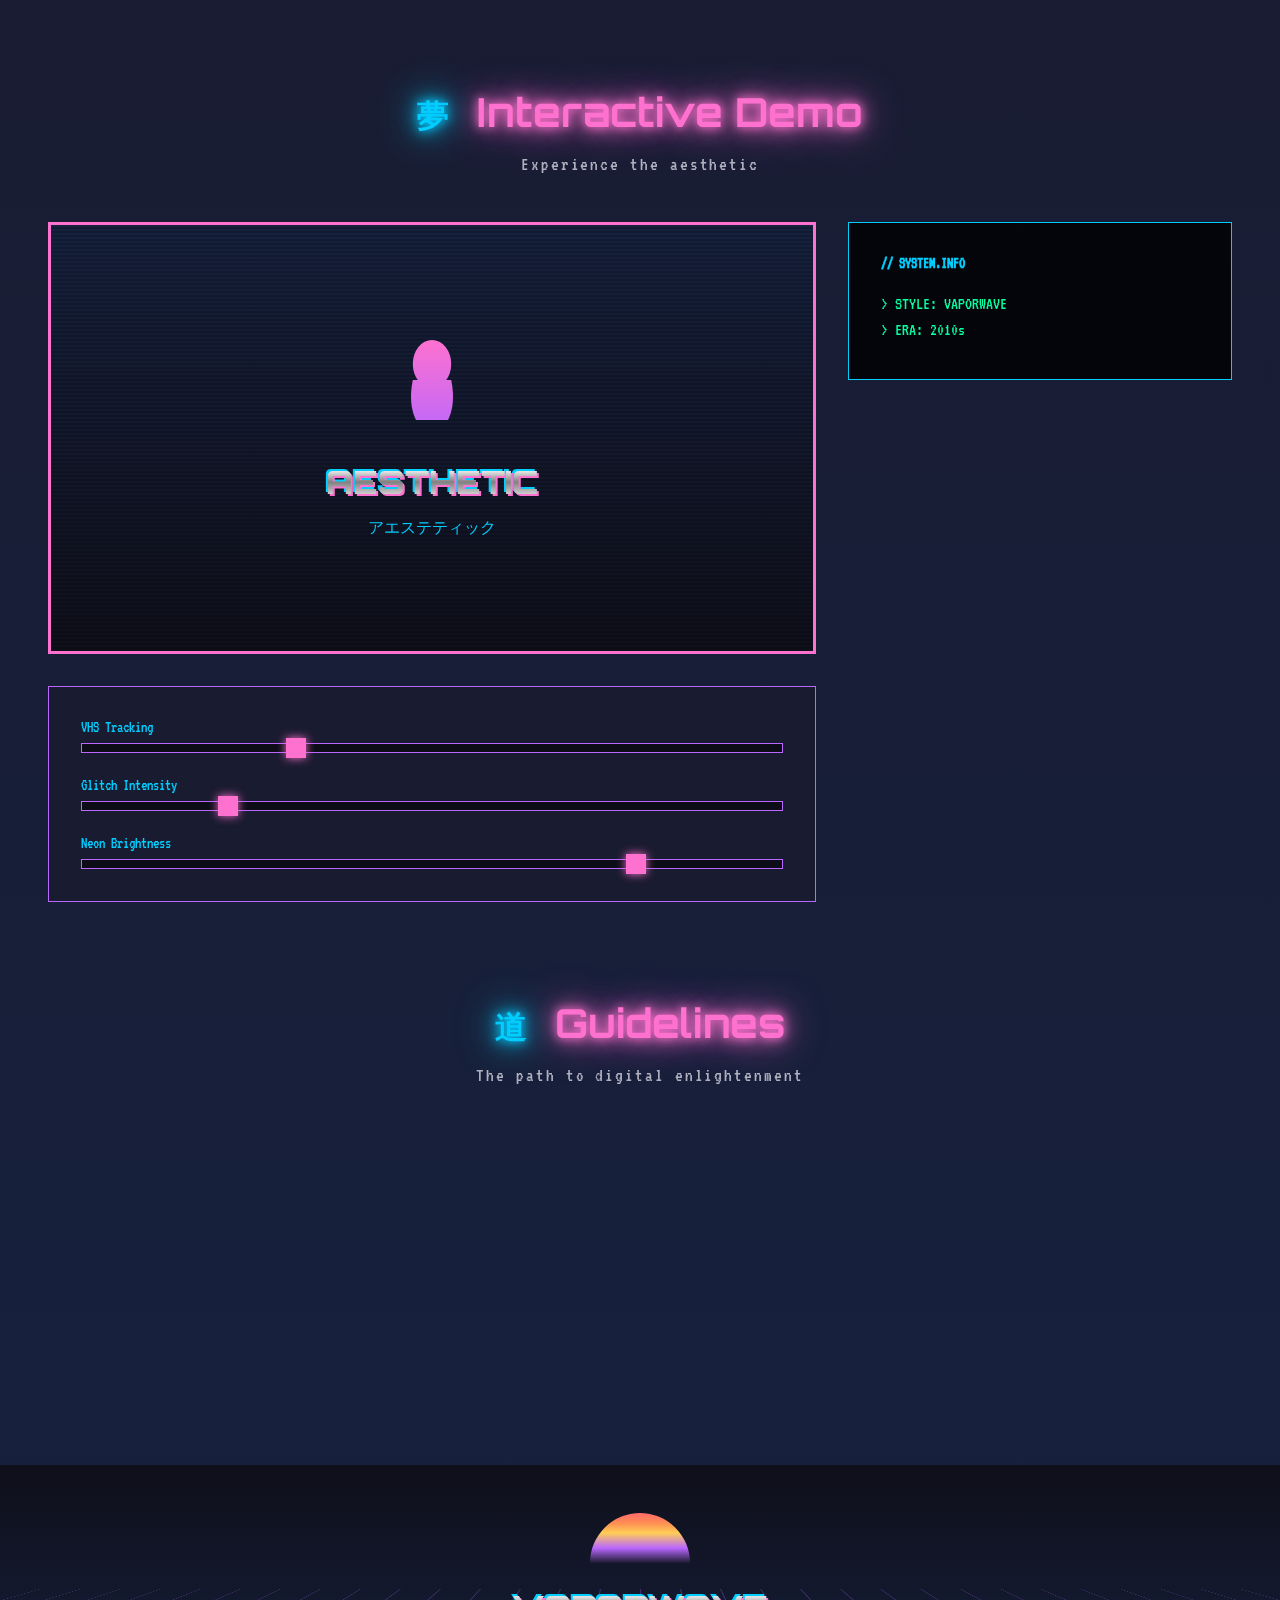
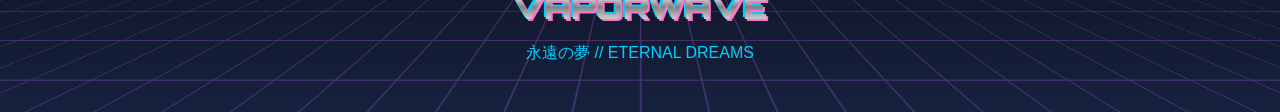
<file: styles/vaporwave/index.html>
<!DOCTYPE html>
<html lang="en">
<head>
    <meta charset="UTF-8">
    <meta name="viewport" content="width=device-width, initial-scale=1.0">
    <title>Vaporwave Style Guide | バーポワーブ</title>
    <link rel="preconnect" href="https://fonts.googleapis.com">
    <link rel="preconnect" href="https://fonts.gstatic.com" crossorigin>
    <link href="https://fonts.googleapis.com/css2?family=Orbitron:wght@400;700;900&family=VT323&display=swap" rel="stylesheet">
    <link rel="stylesheet" href="style.css">
</head>
<body>
    <!-- VHS Overlay -->
    <div class="vhs-overlay"></div>
    <div class="scanlines"></div>

    <!-- Hero Section -->
    <header class="hero">
        <nav class="nav">
            <a href="../../index.html" class="nav-back">
                <span class="arrow">◄</span> Gallery
            </a>
            <div class="nav-japanese">バーポワーブ</div>
            <button class="glitch-toggle" id="glitchToggle">
                <span>GLITCH</span>
            </button>
        </nav>

        <!-- Retro Grid -->
        <div class="retro-grid"></div>

        <!-- Sun -->
        <div class="sun">
            <div class="sun-lines"></div>
        </div>

        <!-- Hero Content -->
        <div class="hero-content">
            <h1 class="hero-title chrome-text" data-text="VAPORWAVE">
                <span class="glitch-text">VAPORWAVE</span>
            </h1>
            <p class="hero-subtitle vhs-text">アエステティック // A E S T H E T I C</p>
            <div class="hero-cta">
                <button class="neon-button pink">EXPLORE</button>
                <button class="neon-button cyan">DREAM</button>
            </div>
        </div>

        <!-- Floating Elements -->
        <div class="floating-elements">
            <div class="palm-tree left"></div>
            <div class="palm-tree right"></div>
            <div class="bust" id="bust"></div>
        </div>
    </header>

    <!-- Color Palette Section -->
    <section class="section palette-section">
        <h2 class="section-title">
            <span class="jp-text">色</span>
            Color Palette
        </h2>
        <p class="section-desc">Neon dreams and sunset memories</p>

        <div class="palette-grid">
            <div class="palette-card" data-color="#FF71CE">
                <div class="color-preview" style="background: linear-gradient(180deg, #FF71CE 0%, #FF1493 100%);"></div>
                <div class="color-info">
                    <span class="color-name">Hot Pink</span>
                    <span class="color-hex">#FF71CE</span>
                </div>
            </div>
            <div class="palette-card" data-color="#01CDFE">
                <div class="color-preview" style="background: linear-gradient(180deg, #01CDFE 0%, #00B4D8 100%);"></div>
                <div class="color-info">
                    <span class="color-name">Electric Cyan</span>
                    <span class="color-hex">#01CDFE</span>
                </div>
            </div>
            <div class="palette-card" data-color="#B967FF">
                <div class="color-preview" style="background: linear-gradient(180deg, #B967FF 0%, #8B5CF6 100%);"></div>
                <div class="color-info">
                    <span class="color-name">Neon Purple</span>
                    <span class="color-hex">#B967FF</span>
                </div>
            </div>
            <div class="palette-card" data-color="#FFFB96">
                <div class="color-preview" style="background: linear-gradient(180deg, #FFFB96 0%, #FFD93D 100%);"></div>
                <div class="color-info">
                    <span class="color-name">Sunset Yellow</span>
                    <span class="color-hex">#FFFB96</span>
                </div>
            </div>
            <div class="palette-card" data-color="#05FFA1">
                <div class="color-preview" style="background: linear-gradient(180deg, #05FFA1 0%, #00D68F 100%);"></div>
                <div class="color-info">
                    <span class="color-name">Mint Glow</span>
                    <span class="color-hex">#05FFA1</span>
                </div>
            </div>
            <div class="palette-card" data-color="#1A1A2E">
                <div class="color-preview" style="background: linear-gradient(180deg, #1A1A2E 0%, #0F0F1A 100%);"></div>
                <div class="color-info">
                    <span class="color-name">Deep Night</span>
                    <span class="color-hex">#1A1A2E</span>
                </div>
            </div>
        </div>
    </section>

    <!-- Typography Section -->
    <section class="section typography-section">
        <h2 class="section-title">
            <span class="jp-text">字</span>
            Typography
        </h2>
        <p class="section-desc">Digital dreams in chrome and neon</p>

        <div class="typography-showcase">
            <div class="type-card">
                <div class="type-preview orbitron">
                    <span class="type-sample">ORBITRON</span>
                    <span class="type-weight">Regular 400</span>
                </div>
                <p class="type-usage">Futuristic headlines with geometric precision</p>
            </div>

            <div class="type-card">
                <div class="type-preview orbitron bold">
                    <span class="type-sample">ORBITRON</span>
                    <span class="type-weight">Bold 700</span>
                </div>
                <p class="type-usage">Strong emphasis and primary CTAs</p>
            </div>

            <div class="type-card">
                <div class="type-preview vt323">
                    <span class="type-sample">VT323</span>
                    <span class="type-weight">Regular 400</span>
                </div>
                <p class="type-usage">Terminal text, retro digital displays</p>
            </div>
        </div>

        <div class="text-effects-demo">
            <h3 class="demo-label">Text Effects</h3>
            <div class="effects-grid">
                <div class="effect-item">
                    <span class="chrome-text" data-text="CHROME">CHROME</span>
                    <span class="effect-name">Chrome Effect</span>
                </div>
                <div class="effect-item">
                    <span class="neon-text pink">NEON</span>
                    <span class="effect-name">Neon Glow</span>
                </div>
                <div class="effect-item">
                    <span class="glitch-text" data-text="GLITCH">GLITCH</span>
                    <span class="effect-name">Glitch Effect</span>
                </div>
                <div class="effect-item">
                    <span class="outline-text">OUTLINE</span>
                    <span class="effect-name">Outline Text</span>
                </div>
            </div>
        </div>
    </section>

    <!-- Components Section -->
    <section class="section components-section">
        <h2 class="section-title">
            <span class="jp-text">部</span>
            Components
        </h2>
        <p class="section-desc">Interface elements from a digital paradise</p>

        <div class="components-grid">
            <!-- Buttons -->
            <div class="component-group">
                <h3 class="component-title">Buttons</h3>
                <div class="component-demo">
                    <button class="neon-button pink">PINK</button>
                    <button class="neon-button cyan">CYAN</button>
                    <button class="neon-button purple">PURPLE</button>
                    <button class="chrome-button">CHROME</button>
                </div>
            </div>

            <!-- Cards -->
            <div class="component-group wide">
                <h3 class="component-title">Cards</h3>
                <div class="component-demo cards-grid">
                    <div class="vapor-card">
                        <div class="card-header">
                            <span class="card-icon">🌴</span>
                        </div>
                        <h4>Paradise</h4>
                        <p>Endless summer in digital form</p>
                    </div>
                    <div class="vapor-card">
                        <div class="card-header">
                            <span class="card-icon">🗿</span>
                        </div>
                        <h4>Classical</h4>
                        <p>Ancient beauty meets future tech</p>
                    </div>
                    <div class="vapor-card">
                        <div class="card-header">
                            <span class="card-icon">💿</span>
                        </div>
                        <h4>Digital</h4>
                        <p>Memories stored in neon light</p>
                    </div>
                </div>
            </div>

            <!-- Progress Bars -->
            <div class="component-group">
                <h3 class="component-title">Loading</h3>
                <div class="component-demo">
                    <div class="vapor-progress">
                        <div class="progress-bar"></div>
                        <span class="progress-text">LOADING...</span>
                    </div>
                    <div class="loading-dots">
                        <span></span><span></span><span></span>
                    </div>
                </div>
            </div>

            <!-- Input -->
            <div class="component-group">
                <h3 class="component-title">Input</h3>
                <div class="component-demo">
                    <input type="text" class="vapor-input" placeholder="ENTER TEXT...">
                </div>
            </div>
        </div>
    </section>

    <!-- Interactive Demo Section -->
    <section class="section demo-section">
        <h2 class="section-title">
            <span class="jp-text">夢</span>
            Interactive Demo
        </h2>
        <p class="section-desc">Experience the aesthetic</p>

        <div class="demo-container">
            <div class="demo-panel">
                <div class="demo-screen" id="demoScreen">
                    <div class="screen-content">
                        <div class="screen-bust"></div>
                        <div class="screen-text chrome-text" data-text="AESTHETIC">AESTHETIC</div>
                        <div class="screen-subtitle">アエステティック</div>
                    </div>
                    <div class="screen-scanlines"></div>
                </div>

                <div class="demo-controls">
                    <div class="control-row">
                        <label>VHS Tracking</label>
                        <input type="range" class="vapor-slider" id="vhsTracking" min="0" max="100" value="30">
                    </div>
                    <div class="control-row">
                        <label>Glitch Intensity</label>
                        <input type="range" class="vapor-slider" id="glitchIntensity" min="0" max="100" value="20">
                    </div>
                    <div class="control-row">
                        <label>Neon Brightness</label>
                        <input type="range" class="vapor-slider" id="neonBrightness" min="0" max="100" value="80">
                    </div>
                </div>
            </div>

            <div class="demo-info">
                <h4>// SYSTEM.INFO</h4>
                <div class="info-terminal">
                    <p>> STYLE: VAPORWAVE</p>
                    <p>> ERA: 2010s RETRO-FUTURE</p>
                    <p>> INFLUENCES: 80s, 90s, JAPAN</p>
                    <p>> MOOD: NOSTALGIC</p>
                    <p>> STATUS: <span class="blink">DREAMING_</span></p>
                </div>
            </div>
        </div>
    </section>

    <!-- Usage Guidelines -->
    <section class="section usage-section">
        <h2 class="section-title">
            <span class="jp-text">道</span>
            Guidelines
        </h2>
        <p class="section-desc">The path to digital enlightenment</p>

        <div class="guidelines-grid">
            <div class="guideline-card do">
                <h4>✧ DO</h4>
                <ul>
                    <li>Use bold neon gradients liberally</li>
                    <li>Include Japanese text for aesthetic</li>
                    <li>Add VHS/glitch effects sparingly</li>
                    <li>Embrace the 80s sunset palette</li>
                    <li>Use geometric grid perspectives</li>
                </ul>
            </div>

            <div class="guideline-card dont">
                <h4>✗ DON'T</h4>
                <ul>
                    <li>Overdo the glitch effects</li>
                    <li>Use flat, muted colors</li>
                    <li>Forget the retro-futuristic elements</li>
                    <li>Skip the atmospheric backgrounds</li>
                    <li>Use overly modern typefaces</li>
                </ul>
            </div>

            <div class="guideline-card tips">
                <h4>◈ TIPS</h4>
                <ul>
                    <li>Layer gradients for depth</li>
                    <li>Chrome text = instant vaporwave</li>
                    <li>Greek statues are iconic elements</li>
                    <li>Palm trees = tropical paradise</li>
                    <li>Sunset grids define the aesthetic</li>
                </ul>
            </div>
        </div>
    </section>

    <!-- Footer -->
    <footer class="footer">
        <div class="footer-content">
            <div class="footer-sun"></div>
            <p class="footer-text chrome-text" data-text="VAPORWAVE">VAPORWAVE</p>
            <p class="footer-jp">永遠の夢 // ETERNAL DREAMS</p>
        </div>
        <div class="footer-grid"></div>
    </footer>

    <!-- Toast -->
    <div class="toast" id="toast">
        <span class="toast-message">COPIED!</span>
    </div>

    <script src="effects.js"></script>
</body>
</html>
</file>
<file: shared/gallery.css>
/* Gallery Styles - Neutral Dark Theme */

* {
    margin: 0;
    padding: 0;
    box-sizing: border-box;
}

:root {
    --bg-primary: #121212;
    --bg-secondary: #1e1e1e;
    --bg-card: #252525;
    --text-primary: #ffffff;
    --text-secondary: #a0a0a0;
    --accent: #6366f1;
    --border: #333333;
}

body {
    font-family: 'Inter', -apple-system, BlinkMacSystemFont, sans-serif;
    background-color: var(--bg-primary);
    color: var(--text-primary);
    line-height: 1.6;
    min-height: 100vh;
}

/* Header */
.header {
    text-align: center;
    padding: 4rem 2rem 2rem;
    background: linear-gradient(180deg, var(--bg-secondary) 0%, var(--bg-primary) 100%);
}

.header__title {
    font-size: clamp(2rem, 5vw, 3.5rem);
    font-weight: 700;
    letter-spacing: -0.02em;
    margin-bottom: 0.5rem;
}

.header__subtitle {
    font-size: 1.125rem;
    color: var(--text-secondary);
    font-weight: 400;
}

/* Filters */
.filters {
    display: flex;
    justify-content: center;
    flex-wrap: wrap;
    gap: 0.5rem;
    padding: 1.5rem 2rem;
    position: sticky;
    top: 0;
    background: var(--bg-primary);
    z-index: 100;
    border-bottom: 1px solid var(--border);
}

.filter-btn {
    padding: 0.5rem 1rem;
    border: 1px solid var(--border);
    background: transparent;
    color: var(--text-secondary);
    border-radius: 2rem;
    cursor: pointer;
    font-family: inherit;
    font-size: 0.875rem;
    transition: all 0.2s ease;
}

.filter-btn:hover {
    border-color: var(--text-secondary);
    color: var(--text-primary);
}

.filter-btn.active {
    background: var(--text-primary);
    color: var(--bg-primary);
    border-color: var(--text-primary);
}

/* Gallery Grid */
.gallery {
    display: grid;
    grid-template-columns: repeat(auto-fill, minmax(320px, 1fr));
    gap: 1.5rem;
    padding: 2rem;
    max-width: 1400px;
    margin: 0 auto;
}

/* Cards */
.card {
    background: var(--bg-card);
    border-radius: 1rem;
    overflow: hidden;
    text-decoration: none;
    color: inherit;
    transition: transform 0.3s ease, box-shadow 0.3s ease;
    opacity: 0;
    transform: translateY(20px);
}

.card.revealed {
    opacity: 1;
    transform: translateY(0);
    transition: opacity 0.5s ease, transform 0.5s ease;
}

.card:hover {
    transform: translateY(-8px) scale(1.02);
    box-shadow: 0 20px 40px rgba(0, 0, 0, 0.4);
}

.card__preview {
    height: 160px;
    display: flex;
    align-items: center;
    justify-content: center;
    position: relative;
    overflow: hidden;
}

.card__effect {
    position: absolute;
    inset: 0;
    opacity: 0;
    transition: opacity 0.3s ease;
}

.card:hover .card__effect {
    opacity: 1;
}

.card__icon {
    font-size: 3rem;
    z-index: 1;
    transition: transform 0.3s ease;
}

.card:hover .card__icon {
    transform: scale(1.2);
}

.card__content {
    padding: 1.25rem;
}

.card__title {
    font-size: 1.25rem;
    font-weight: 600;
    margin-bottom: 0.25rem;
}

.card__description {
    font-size: 0.875rem;
    color: var(--text-secondary);
    margin-bottom: 1rem;
}

.card__colors {
    display: flex;
    gap: 0.5rem;
}

.color-dot {
    width: 24px;
    height: 24px;
    border-radius: 50%;
    box-shadow: 0 2px 4px rgba(0, 0, 0, 0.2);
}

/* Style-specific card previews */
.card--retro-arcade .card__preview {
    background: linear-gradient(180deg, #0f0f23 0%, #1a1a2e 100%);
}
.card--retro-arcade .card__effect {
    background: repeating-linear-gradient(
        0deg,
        transparent,
        transparent 2px,
        rgba(0, 255, 65, 0.03) 2px,
        rgba(0, 255, 65, 0.03) 4px
    );
}
.card--retro-arcade:hover .card__icon {
    text-shadow: 0 0 20px #00ff41, 0 0 40px #00ff41;
}

.card--pixel-art .card__preview {
    background: #1a1c2c;
    image-rendering: pixelated;
}
.card--pixel-art .card__effect {
    background:
        linear-gradient(90deg, transparent 50%, rgba(255,255,255,0.02) 50%),
        linear-gradient(0deg, transparent 50%, rgba(255,255,255,0.02) 50%);
    background-size: 4px 4px;
}

.card--cyberpunk .card__preview {
    background: linear-gradient(180deg, #0d0d0d 0%, #1a0a1a 100%);
}
.card--cyberpunk .card__effect {
    background: linear-gradient(180deg,
        transparent 0%,
        rgba(0, 240, 255, 0.1) 50%,
        rgba(255, 42, 109, 0.1) 100%
    );
}
.card--cyberpunk:hover .card__icon {
    animation: glitch 0.3s infinite;
}

.card--minimalist .card__preview {
    background: #ffffff;
}
.card--minimalist .card__icon {
    color: #1a1a1a;
}

.card--brutalist .card__preview {
    background: #ffffff;
    border: 4px solid #000000;
}
.card--brutalist .card__icon {
    color: #000000;
}
.card--brutalist:hover {
    transform: translateY(-8px) scale(1.02) rotate(-1deg);
}

.card--glassmorphism .card__preview {
    background: linear-gradient(135deg, #667eea 0%, #764ba2 100%);
}
.card--glassmorphism .card__effect {
    background: rgba(255, 255, 255, 0.1);
    backdrop-filter: blur(10px);
}

.card--neomorphism .card__preview {
    background: #e0e5ec;
}
.card--neomorphism .card__icon {
    color: #6d5dfc;
    text-shadow:
        4px 4px 8px #a3b1c6,
        -4px -4px 8px #ffffff;
}

.card--vaporwave .card__preview {
    background: linear-gradient(180deg, #2d1b4e 0%, #1a0a2e 100%);
}
.card--vaporwave .card__effect {
    background: linear-gradient(180deg,
        transparent 0%,
        rgba(255, 113, 206, 0.2) 100%
    );
}
.card--vaporwave:hover .card__icon {
    text-shadow: 0 0 20px #ff71ce, 0 0 40px #01cdfe;
}

.card--corporate .card__preview {
    background: linear-gradient(135deg, #f8fafc 0%, #e2e8f0 100%);
}
.card--corporate .card__icon {
    color: #3b82f6;
}

.card--handcrafted .card__preview {
    background: #faf8f5;
    background-image: url("data:image/svg+xml,%3Csvg width='100' height='100' viewBox='0 0 100 100' xmlns='http://www.w3.org/2000/svg'%3E%3Cpath d='M0 0h100v100H0z' fill='none'/%3E%3Cpath d='M10 10c20 0 20 20 40 20s20-20 40-20' stroke='%23e0d5c7' fill='none' stroke-width='0.5'/%3E%3C/svg%3E");
}
.card--handcrafted .card__icon {
    color: #2d2a26;
}

/* Animations */
@keyframes fadeIn {
    from {
        opacity: 0;
        transform: translateY(20px);
    }
    to {
        opacity: 1;
        transform: translateY(0);
    }
}

@keyframes glitch {
    0%, 100% { transform: scale(1.2) translate(0); }
    20% { transform: scale(1.2) translate(-2px, 2px); }
    40% { transform: scale(1.2) translate(2px, -2px); }
    60% { transform: scale(1.2) translate(-2px, -2px); }
    80% { transform: scale(1.2) translate(2px, 2px); }
}

/* Footer */
.footer {
    text-align: center;
    padding: 3rem 2rem;
    color: var(--text-secondary);
    font-size: 0.875rem;
    border-top: 1px solid var(--border);
    margin-top: 2rem;
}

/* Responsive */
@media (max-width: 768px) {
    .gallery {
        grid-template-columns: repeat(auto-fill, minmax(280px, 1fr));
        gap: 1rem;
        padding: 1rem;
    }

    .header {
        padding: 2rem 1rem 1rem;
    }

    .filters {
        padding: 1rem;
    }
}

@media (max-width: 480px) {
    .gallery {
        grid-template-columns: 1fr;
    }
}
</file>
<file: styles/brutalist/style.css>
/* Brutalist Style Guidelines */

* {
    margin: 0;
    padding: 0;
    box-sizing: border-box;
}

:root {
    --white: #ffffff;
    --black: #000000;
    --red: #ff0000;
    --blue: #0000ff;
    --yellow: #ffff00;
    --gray: #808080;

    --font-primary: 'Arial Black', 'Arial Bold', Arial, sans-serif;
    --font-mono: 'Courier New', Courier, monospace;
}

html {
    scroll-behavior: auto; /* No smooth scrolling - too polished */
}

body {
    font-family: var(--font-primary);
    background-color: var(--white);
    color: var(--black);
    font-size: 16px;
    line-height: 1.4;
    cursor: crosshair;
}

::selection {
    background: var(--yellow);
    color: var(--black);
}

/* Cursor Trail */
.cursor-trail {
    position: fixed;
    pointer-events: none;
    z-index: 9999;
}

/* Navigation */
.nav {
    display: flex;
    align-items: center;
    gap: 1rem;
    padding: 1rem 2rem;
    background: var(--black);
    color: var(--white);
    border-bottom: 4px solid var(--red);
    position: sticky;
    top: 0;
    z-index: 100;
}

.nav__back {
    font-family: var(--font-mono);
    font-size: 0.875rem;
    color: var(--white);
    text-decoration: none;
    white-space: nowrap;
}

.nav__back:hover {
    color: var(--red);
}

.nav__marquee {
    flex: 1;
    font-family: var(--font-mono);
    font-size: 0.75rem;
    color: var(--yellow);
}

.nav__title {
    font-size: 1rem;
    letter-spacing: 0.2em;
}

/* Hero Section */
.hero {
    min-height: 100vh;
    display: flex;
    align-items: center;
    justify-content: center;
    padding: 4rem 2rem;
    position: relative;
    overflow: hidden;
    border-bottom: 4px solid var(--black);
}

.hero__bg {
    position: absolute;
    inset: 0;
    display: flex;
    flex-direction: column;
    justify-content: space-around;
    opacity: 0.05;
    pointer-events: none;
    overflow: hidden;
}

.hero__bg span {
    font-size: 15vw;
    font-weight: 900;
    white-space: nowrap;
    letter-spacing: -0.05em;
}

.hero__content {
    position: relative;
    z-index: 1;
    text-align: center;
    max-width: 800px;
}

.hero__title {
    font-size: clamp(4rem, 15vw, 12rem);
    line-height: 0.9;
    margin-bottom: 2rem;
}

.hero__title-line {
    display: block;
}

.hero__title-line--outline {
    color: transparent;
    -webkit-text-stroke: 4px var(--black);
}

.hero__tagline {
    font-family: var(--font-mono);
    font-size: 1.5rem;
    letter-spacing: 0.3em;
    margin-bottom: 2rem;
    background: var(--yellow);
    display: inline-block;
    padding: 0.5rem 1rem;
}

.hero__description {
    font-family: var(--font-mono);
    font-size: 1rem;
    max-width: 500px;
    margin: 0 auto 3rem;
    line-height: 1.6;
}

.hero__buttons {
    display: flex;
    gap: 1rem;
    justify-content: center;
    flex-wrap: wrap;
}

.hero__stamp {
    position: absolute;
    bottom: 2rem;
    right: 2rem;
    border: 4px solid var(--black);
    padding: 1rem;
    transform: rotate(12deg);
}

.hero__stamp span {
    display: block;
    text-align: center;
    font-family: var(--font-mono);
}

.hero__stamp span:first-child {
    font-size: 0.75rem;
}

.hero__stamp span:last-child {
    font-size: 1.5rem;
    font-weight: 900;
}

/* Buttons */
.btn {
    font-family: var(--font-primary);
    font-size: 1rem;
    padding: 1rem 2rem;
    border: 4px solid var(--black);
    cursor: pointer;
    text-transform: uppercase;
    letter-spacing: 0.1em;
    transition: all 0.1s;
    background: var(--white);
    color: var(--black);
}

.btn:hover {
    transform: translate(-4px, -4px);
    box-shadow: 4px 4px 0 var(--black);
}

.btn:active {
    transform: translate(0);
    box-shadow: none;
}

.btn--primary {
    background: var(--black);
    color: var(--white);
}

.btn--primary:hover {
    background: var(--white);
    color: var(--black);
}

.btn--secondary {
    background: var(--white);
    color: var(--black);
}

.btn--danger {
    background: var(--red);
    color: var(--white);
    border-color: var(--red);
}

.btn--danger:hover {
    background: var(--white);
    color: var(--red);
    box-shadow: 4px 4px 0 var(--red);
}

.btn:disabled {
    background: var(--gray);
    border-color: var(--gray);
    color: var(--white);
    cursor: not-allowed;
    transform: none;
    box-shadow: none;
}

/* Sections */
.section {
    padding: 6rem 2rem;
    border-bottom: 4px solid var(--black);
}

.section--black {
    background: var(--black);
    color: var(--white);
}

.section--red {
    background: var(--red);
    color: var(--white);
}

.section__header {
    display: flex;
    justify-content: space-between;
    align-items: flex-start;
    margin-bottom: 2rem;
    flex-wrap: wrap;
    gap: 1rem;
}

.section__title {
    font-size: clamp(3rem, 10vw, 6rem);
    line-height: 1;
    letter-spacing: -0.03em;
}

.section__number {
    font-family: var(--font-mono);
    font-size: 1rem;
    border: 2px solid currentColor;
    padding: 0.5rem 1rem;
}

.section__intro {
    font-family: var(--font-mono);
    font-size: 1.25rem;
    max-width: 600px;
    margin-bottom: 4rem;
    line-height: 1.5;
}

/* Color Palette */
.color-grid {
    display: grid;
    grid-template-columns: repeat(auto-fill, minmax(200px, 1fr));
    gap: 0;
    border: 4px solid var(--black);
}

.color-card {
    border: 2px solid var(--black);
    cursor: pointer;
    transition: transform 0.1s;
}

.color-card:hover {
    transform: scale(1.05);
    z-index: 1;
}

.color-card__preview {
    height: 150px;
    display: flex;
    align-items: center;
    justify-content: center;
    border-bottom: 2px solid var(--black);
}

.color-card__label {
    font-size: 1.5rem;
    font-weight: 900;
}

.color-card__info {
    padding: 1rem;
    background: var(--white);
}

.color-card__hex {
    font-family: var(--font-mono);
    font-size: 1rem;
    display: block;
    margin-bottom: 0.25rem;
}

.color-card__use {
    font-family: var(--font-mono);
    font-size: 0.75rem;
    color: var(--gray);
}

.copy-toast {
    position: fixed;
    bottom: 2rem;
    left: 50%;
    transform: translateX(-50%) translateY(100px);
    background: var(--black);
    color: var(--white);
    padding: 1rem 2rem;
    font-size: 1rem;
    border: 4px solid var(--yellow);
    z-index: 1000;
    transition: transform 0.1s;
}

.copy-toast.show {
    transform: translateX(-50%) translateY(0);
}

/* Typography */
.type-showcase {
    display: grid;
    grid-template-columns: repeat(auto-fit, minmax(300px, 1fr));
    gap: 2rem;
    margin-bottom: 4rem;
}

.type-card {
    padding: 2rem;
    border: 4px solid var(--white);
}

.type-card--mono {
    background: var(--white);
    color: var(--black);
    border-color: var(--black);
}

.type-card__label {
    font-family: var(--font-mono);
    font-size: 0.75rem;
    display: block;
    margin-bottom: 1rem;
    opacity: 0.7;
}

.type-card__name {
    font-size: 2rem;
    margin-bottom: 1.5rem;
}

.type-card__sample {
    font-size: 1rem;
    margin-bottom: 0.5rem;
    word-break: break-all;
}

.font-mono {
    font-family: var(--font-mono);
}

.type-scale {
    border: 4px solid var(--white);
}

.section--black .type-scale {
    border-color: var(--white);
}

.type-scale__item {
    display: flex;
    align-items: center;
    padding: 1.5rem 2rem;
    border-bottom: 2px solid currentColor;
}

.type-scale__item:last-child {
    border-bottom: none;
}

.type-scale__label {
    font-family: var(--font-mono);
    font-size: 0.875rem;
    min-width: 60px;
    opacity: 0.7;
}

.type-scale__preview {
    flex: 1;
}

.type-scale__preview.xxl { font-size: 5rem; }
.type-scale__preview.xl { font-size: 3rem; }
.type-scale__preview.l { font-size: 2rem; }
.type-scale__preview.m { font-size: 1.25rem; }
.type-scale__preview.s { font-size: 1rem; }

/* Components */
.component-group {
    margin-bottom: 4rem;
}

.component-group__title {
    font-family: var(--font-mono);
    font-size: 1rem;
    margin-bottom: 1.5rem;
}

.component-row {
    display: flex;
    flex-wrap: wrap;
    gap: 1rem;
    align-items: flex-start;
    margin-bottom: 1.5rem;
}

/* Inputs */
.input {
    font-family: var(--font-mono);
    font-size: 1rem;
    padding: 1rem;
    border: 4px solid var(--black);
    background: var(--white);
    min-width: 250px;
}

.input::placeholder {
    color: var(--gray);
}

.input:focus {
    outline: none;
    background: var(--yellow);
}

.select {
    font-family: var(--font-mono);
    font-size: 1rem;
    padding: 1rem 2rem 1rem 1rem;
    border: 4px solid var(--black);
    background: var(--white);
    cursor: pointer;
    appearance: none;
    background-image: url("data:image/svg+xml,%3Csvg xmlns='http://www.w3.org/2000/svg' width='16' height='16' viewBox='0 0 16 16'%3E%3Cpath fill='%23000' d='M8 12L2 6h12z'/%3E%3C/svg%3E");
    background-repeat: no-repeat;
    background-position: right 1rem center;
}

.select:focus {
    outline: none;
    background-color: var(--yellow);
}

.textarea {
    font-family: var(--font-mono);
    font-size: 1rem;
    padding: 1rem;
    border: 4px solid var(--black);
    background: var(--white);
    min-width: 300px;
    min-height: 100px;
    resize: both;
}

.textarea:focus {
    outline: none;
    background: var(--yellow);
}

/* Checkbox */
.checkbox {
    display: flex;
    align-items: center;
    gap: 0.5rem;
    cursor: pointer;
    font-family: var(--font-mono);
}

.checkbox input {
    display: none;
}

.checkbox__box {
    font-size: 1rem;
}

.checkbox__label {
    font-size: 0.875rem;
}

/* Cards */
.card-grid {
    display: grid;
    grid-template-columns: repeat(auto-fit, minmax(280px, 1fr));
    gap: 2rem;
}

.card {
    padding: 2rem;
    border: 4px solid var(--black);
    background: var(--white);
    transition: all 0.1s;
}

.card:hover {
    transform: rotate(-1deg) translate(-4px, -4px);
    box-shadow: 8px 8px 0 var(--black);
}

.card--inverted {
    background: var(--black);
    color: var(--white);
}

.card__header {
    display: flex;
    justify-content: space-between;
    align-items: center;
    margin-bottom: 1rem;
}

.card__number {
    font-family: var(--font-mono);
    font-size: 0.875rem;
}

.card__tag {
    font-family: var(--font-mono);
    font-size: 0.75rem;
    padding: 0.25rem 0.5rem;
    background: var(--black);
    color: var(--white);
}

.card--inverted .card__tag {
    background: var(--white);
    color: var(--black);
}

.card__tag--red {
    background: var(--red);
    color: var(--white);
}

.card__title {
    font-size: 1.5rem;
    margin-bottom: 1rem;
}

.card__text {
    font-family: var(--font-mono);
    font-size: 0.875rem;
    line-height: 1.6;
    margin-bottom: 1.5rem;
}

.card__link {
    font-family: var(--font-mono);
    font-size: 0.875rem;
    color: inherit;
    text-decoration: none;
}

.card__link:hover {
    text-decoration: underline;
}

/* Tags */
.tag {
    font-family: var(--font-mono);
    font-size: 0.875rem;
    padding: 0.5rem 1rem;
    background: var(--black);
    color: var(--white);
    border: 2px solid var(--black);
}

.tag--red {
    background: var(--red);
    border-color: var(--red);
}

.tag--blue {
    background: var(--blue);
    border-color: var(--blue);
}

.tag--yellow {
    background: var(--yellow);
    color: var(--black);
    border-color: var(--black);
}

.tag--outline {
    background: transparent;
    color: var(--black);
}

/* Usage Guidelines */
.guidelines-grid {
    display: grid;
    grid-template-columns: repeat(auto-fit, minmax(280px, 1fr));
    gap: 2rem;
    margin-bottom: 4rem;
}

.guideline {
    padding: 2rem;
    border: 4px solid var(--white);
}

.guideline__title {
    font-size: 2rem;
    margin-bottom: 1.5rem;
}

.guideline__list {
    list-style: none;
}

.guideline__list li {
    font-family: var(--font-mono);
    font-size: 1rem;
    padding: 0.75rem 0;
    border-bottom: 1px solid rgba(255,255,255,0.3);
}

.guideline__list li:last-child {
    border-bottom: none;
}

/* Use Cases */
.use-cases__title {
    font-family: var(--font-mono);
    font-size: 1rem;
    margin-bottom: 1.5rem;
}

.use-cases__grid {
    display: flex;
    flex-wrap: wrap;
    gap: 1rem;
}

.use-case {
    font-family: var(--font-mono);
    font-size: 0.875rem;
    padding: 1rem 1.5rem;
    border: 2px solid var(--white);
    transition: all 0.1s;
}

.use-case:hover {
    background: var(--white);
    color: var(--red);
}

/* Demo Section */
.demo-area {
    display: flex;
    flex-direction: column;
    align-items: center;
    gap: 2rem;
    margin-bottom: 4rem;
}

.demo-box {
    width: 200px;
    height: 200px;
    background: var(--black);
    color: var(--white);
    display: flex;
    align-items: center;
    justify-content: center;
    font-size: 1.5rem;
    cursor: pointer;
    transition: all 0.1s;
    border: 4px solid var(--black);
}

.demo-box:hover {
    transform: scale(1.1);
}

.demo-box:active {
    transform: scale(0.95);
}

.demo-controls {
    display: flex;
    gap: 1rem;
    flex-wrap: wrap;
    justify-content: center;
}

.demo-text {
    overflow: hidden;
    white-space: nowrap;
    border-top: 4px solid var(--black);
    border-bottom: 4px solid var(--black);
    padding: 1rem 0;
}

.scrolling-text {
    display: inline-flex;
    animation: scroll 20s linear infinite;
}

.scrolling-text span {
    font-size: 2rem;
    padding-right: 2rem;
}

@keyframes scroll {
    0% { transform: translateX(0); }
    100% { transform: translateX(-50%); }
}

/* Footer */
.footer {
    padding: 4rem 2rem;
    background: var(--black);
    color: var(--white);
    text-align: center;
}

.footer__content {
    margin-bottom: 2rem;
}

.footer__title {
    font-size: 3rem;
    margin-bottom: 0.5rem;
}

.footer__year {
    font-family: var(--font-mono);
}

.footer__links {
    margin-bottom: 2rem;
}

.footer__link {
    font-family: var(--font-mono);
    color: var(--white);
    text-decoration: none;
}

.footer__link:hover {
    color: var(--red);
}

.footer__disclaimer {
    font-family: var(--font-mono);
    font-size: 0.75rem;
    opacity: 0.5;
}

.footer__disclaimer p {
    margin-bottom: 0.5rem;
}

/* Responsive */
@media (max-width: 768px) {
    .nav {
        flex-direction: column;
        gap: 0.5rem;
        text-align: center;
    }

    .nav__marquee {
        width: 100%;
    }

    .hero {
        min-height: 80vh;
        padding: 2rem 1rem;
    }

    .hero__stamp {
        position: static;
        transform: rotate(0);
        margin-top: 2rem;
    }

    .section {
        padding: 4rem 1rem;
    }

    .type-scale__item {
        flex-direction: column;
        align-items: flex-start;
        gap: 0.5rem;
    }

    .type-scale__preview.xxl { font-size: 3rem; }
    .type-scale__preview.xl { font-size: 2rem; }
}
</file>
<file: styles/corporate-saas/style.css>
/* Corporate SaaS Style Guidelines */

* {
    margin: 0;
    padding: 0;
    box-sizing: border-box;
}

:root {
    --white: #ffffff;
    --slate-50: #f8fafc;
    --slate-100: #f1f5f9;
    --slate-200: #e2e8f0;
    --slate-300: #cbd5e1;
    --slate-400: #94a3b8;
    --slate-500: #64748b;
    --slate-600: #475569;
    --slate-700: #334155;
    --slate-800: #1e293b;
    --slate-900: #0f172a;

    --blue-50: #eff6ff;
    --blue-500: #3b82f6;
    --blue-600: #2563eb;
    --blue-700: #1d4ed8;

    --green-50: #ecfdf5;
    --green-500: #10b981;
    --green-600: #059669;

    --amber-50: #fffbeb;
    --amber-500: #f59e0b;

    --red-50: #fef2f2;
    --red-500: #ef4444;

    --purple-50: #faf5ff;
    --purple-500: #a855f7;

    --font-family: 'Inter', -apple-system, BlinkMacSystemFont, sans-serif;
    --shadow-sm: 0 1px 2px 0 rgb(0 0 0 / 0.05);
    --shadow: 0 1px 3px 0 rgb(0 0 0 / 0.1), 0 1px 2px -1px rgb(0 0 0 / 0.1);
    --shadow-md: 0 4px 6px -1px rgb(0 0 0 / 0.1), 0 2px 4px -2px rgb(0 0 0 / 0.1);
    --shadow-lg: 0 10px 15px -3px rgb(0 0 0 / 0.1), 0 4px 6px -4px rgb(0 0 0 / 0.1);
    --shadow-xl: 0 20px 25px -5px rgb(0 0 0 / 0.1), 0 8px 10px -6px rgb(0 0 0 / 0.1);

    --radius-sm: 4px;
    --radius: 8px;
    --radius-lg: 12px;
    --radius-xl: 16px;

    --transition: 0.2s ease;
}

html {
    scroll-behavior: smooth;
}

body {
    font-family: var(--font-family);
    background-color: var(--white);
    color: var(--slate-800);
    font-size: 16px;
    line-height: 1.6;
    -webkit-font-smoothing: antialiased;
}

/* Navigation */
.nav {
    position: sticky;
    top: 0;
    background: rgba(255, 255, 255, 0.9);
    backdrop-filter: blur(8px);
    border-bottom: 1px solid var(--slate-200);
    z-index: 100;
}

.nav__container {
    max-width: 1200px;
    margin: 0 auto;
    padding: 1rem 2rem;
    display: flex;
    align-items: center;
    justify-content: space-between;
    gap: 2rem;
}

.nav__logo {
    display: flex;
    align-items: center;
    gap: 0.5rem;
    text-decoration: none;
    color: var(--slate-800);
    font-weight: 600;
}

.nav__logo-icon {
    width: 32px;
    height: 32px;
    background: linear-gradient(135deg, var(--blue-500), var(--blue-700));
    border-radius: var(--radius);
}

.nav__links {
    display: flex;
    gap: 2rem;
}

.nav__link {
    font-size: 0.875rem;
    color: var(--slate-600);
    text-decoration: none;
    transition: color var(--transition);
}

.nav__link:hover {
    color: var(--slate-800);
}

/* Buttons */
.btn {
    font-family: var(--font-family);
    font-size: 0.875rem;
    font-weight: 500;
    padding: 0.625rem 1.25rem;
    border: none;
    border-radius: var(--radius);
    cursor: pointer;
    transition: all var(--transition);
    text-decoration: none;
    display: inline-flex;
    align-items: center;
    justify-content: center;
    gap: 0.5rem;
}

.btn--primary {
    background: var(--blue-500);
    color: var(--white);
}

.btn--primary:hover {
    background: var(--blue-600);
    box-shadow: var(--shadow-md);
    transform: translateY(-1px);
}

.btn--secondary {
    background: var(--white);
    color: var(--slate-700);
    border: 1px solid var(--slate-300);
}

.btn--secondary:hover {
    background: var(--slate-50);
    border-color: var(--slate-400);
}

.btn--ghost {
    background: transparent;
    color: var(--slate-600);
}

.btn--ghost:hover {
    background: var(--slate-100);
    color: var(--slate-800);
}

.btn--danger {
    background: var(--red-500);
    color: var(--white);
}

.btn--danger:hover {
    background: #dc2626;
}

.btn--small {
    font-size: 0.8125rem;
    padding: 0.5rem 1rem;
}

.btn--large {
    font-size: 1rem;
    padding: 0.875rem 1.75rem;
}

.btn--full {
    width: 100%;
}

.btn:disabled {
    opacity: 0.5;
    cursor: not-allowed;
    transform: none;
}

/* Hero Section */
.hero {
    background: linear-gradient(180deg, var(--white) 0%, var(--slate-50) 100%);
    padding: 6rem 2rem;
}

.hero__container {
    max-width: 900px;
    margin: 0 auto;
    text-align: center;
}

.hero__badge {
    display: inline-block;
    font-size: 0.75rem;
    font-weight: 500;
    color: var(--blue-600);
    background: var(--blue-50);
    padding: 0.375rem 0.875rem;
    border-radius: 100px;
    margin-bottom: 1.5rem;
}

.hero__title {
    font-size: clamp(2.5rem, 5vw, 4rem);
    font-weight: 700;
    color: var(--slate-900);
    line-height: 1.1;
    margin-bottom: 1.5rem;
    letter-spacing: -0.02em;
}

.hero__description {
    font-size: 1.25rem;
    color: var(--slate-600);
    max-width: 600px;
    margin: 0 auto 2.5rem;
    line-height: 1.6;
}

.hero__actions {
    display: flex;
    gap: 1rem;
    justify-content: center;
    margin-bottom: 4rem;
    flex-wrap: wrap;
}

.hero__stats {
    display: flex;
    justify-content: center;
    gap: 4rem;
    flex-wrap: wrap;
}

.stat {
    text-align: center;
}

.stat__number {
    font-size: 3rem;
    font-weight: 700;
    color: var(--slate-900);
}

.stat__unit {
    font-size: 1.5rem;
    font-weight: 600;
    color: var(--blue-500);
}

.stat__label {
    display: block;
    font-size: 0.875rem;
    color: var(--slate-500);
    margin-top: 0.25rem;
}

/* Sections */
.section {
    padding: 6rem 2rem;
}

.section--gray {
    background: var(--slate-50);
}

.section__container {
    max-width: 1200px;
    margin: 0 auto;
}

.section__badge {
    display: inline-block;
    font-size: 0.75rem;
    font-weight: 600;
    color: var(--blue-500);
    margin-bottom: 1rem;
}

.section__title {
    font-size: 2.5rem;
    font-weight: 700;
    color: var(--slate-900);
    margin-bottom: 1rem;
    letter-spacing: -0.02em;
}

.section__intro {
    font-size: 1.125rem;
    color: var(--slate-600);
    max-width: 600px;
    margin-bottom: 4rem;
    line-height: 1.7;
}

/* Color Palette */
.color-grid {
    display: grid;
    grid-template-columns: repeat(auto-fill, minmax(180px, 1fr));
    gap: 1.5rem;
}

.color-card {
    background: var(--white);
    border-radius: var(--radius-lg);
    overflow: hidden;
    box-shadow: var(--shadow);
    cursor: pointer;
    transition: all var(--transition);
}

.color-card:hover {
    box-shadow: var(--shadow-lg);
    transform: translateY(-4px);
}

.color-card__preview {
    height: 100px;
}

.color-card__info {
    padding: 1rem;
}

.color-card__name {
    font-size: 0.875rem;
    font-weight: 600;
    color: var(--slate-800);
    display: block;
}

.color-card__hex {
    font-size: 0.8125rem;
    color: var(--slate-500);
    font-family: 'SF Mono', Monaco, monospace;
    display: block;
    margin-top: 0.25rem;
}

.color-card__use {
    font-size: 0.75rem;
    color: var(--slate-400);
    display: block;
    margin-top: 0.25rem;
}

.copy-toast {
    position: fixed;
    bottom: 2rem;
    left: 50%;
    transform: translateX(-50%) translateY(100px);
    background: var(--slate-800);
    color: var(--white);
    padding: 0.75rem 1.5rem;
    border-radius: var(--radius);
    display: flex;
    align-items: center;
    gap: 0.5rem;
    font-size: 0.875rem;
    box-shadow: var(--shadow-lg);
    z-index: 1000;
    transition: transform 0.3s ease;
}

.copy-toast.show {
    transform: translateX(-50%) translateY(0);
}

/* Typography */
.type-showcase {
    margin-bottom: 4rem;
}

.type-card {
    background: var(--white);
    border-radius: var(--radius-lg);
    padding: 2rem;
    box-shadow: var(--shadow);
}

.type-card__header {
    display: flex;
    justify-content: space-between;
    align-items: center;
    margin-bottom: 1rem;
}

.type-card__badge {
    font-size: 0.75rem;
    font-weight: 500;
    color: var(--blue-600);
    background: var(--blue-50);
    padding: 0.25rem 0.75rem;
    border-radius: 100px;
}

.type-card__link {
    font-size: 0.875rem;
    color: var(--blue-500);
    text-decoration: none;
}

.type-card__link:hover {
    text-decoration: underline;
}

.type-card__name {
    font-size: 2rem;
    font-weight: 600;
    margin-bottom: 0.5rem;
}

.type-card__description {
    color: var(--slate-600);
    margin-bottom: 1.5rem;
}

.type-card__samples {
    border-top: 1px solid var(--slate-200);
    padding-top: 1.5rem;
}

.type-card__sample {
    margin-bottom: 0.75rem;
    color: var(--slate-700);
}

.weight-400 { font-weight: 400; }
.weight-500 { font-weight: 500; }
.weight-600 { font-weight: 600; }
.weight-700 { font-weight: 700; }

.type-scale {
    background: var(--white);
    border-radius: var(--radius-lg);
    padding: 2rem;
    box-shadow: var(--shadow);
}

.type-scale__title {
    font-size: 0.75rem;
    font-weight: 600;
    color: var(--slate-500);
    text-transform: uppercase;
    letter-spacing: 0.05em;
    margin-bottom: 1.5rem;
}

.type-scale__grid {
    display: flex;
    flex-direction: column;
    gap: 1rem;
}

.type-scale__item {
    display: flex;
    justify-content: space-between;
    align-items: center;
    padding: 1rem 0;
    border-bottom: 1px solid var(--slate-100);
}

.type-scale__item:last-child {
    border-bottom: none;
}

.type-scale__preview {
    color: var(--slate-800);
}

.type-scale__preview.display { font-size: 3.5rem; font-weight: 600; }
.type-scale__preview.h1 { font-size: 2.5rem; font-weight: 600; }
.type-scale__preview.h2 { font-size: 2rem; font-weight: 600; }
.type-scale__preview.h3 { font-size: 1.5rem; font-weight: 500; }
.type-scale__preview.body { font-size: 1rem; max-width: 400px; }
.type-scale__preview.small { font-size: 0.875rem; color: var(--slate-600); }

.type-scale__meta {
    display: flex;
    gap: 1rem;
    font-size: 0.8125rem;
    color: var(--slate-400);
}

/* Components */
.component-group {
    margin-bottom: 4rem;
}

.component-group__title {
    font-size: 0.875rem;
    font-weight: 600;
    color: var(--slate-500);
    margin-bottom: 1.5rem;
}

.component-row {
    display: flex;
    flex-wrap: wrap;
    gap: 1rem;
    align-items: center;
    margin-bottom: 1rem;
}

.form-grid {
    display: grid;
    grid-template-columns: repeat(auto-fit, minmax(250px, 1fr));
    gap: 1.5rem;
    margin-bottom: 1.5rem;
}

/* Inputs */
.input-group {
    display: flex;
    flex-direction: column;
    gap: 0.5rem;
}

.input-label {
    font-size: 0.875rem;
    font-weight: 500;
    color: var(--slate-700);
}

.input {
    font-family: var(--font-family);
    font-size: 0.9375rem;
    padding: 0.75rem 1rem;
    border: 1px solid var(--slate-300);
    border-radius: var(--radius);
    background: var(--white);
    transition: all var(--transition);
}

.input::placeholder {
    color: var(--slate-400);
}

.input:focus {
    outline: none;
    border-color: var(--blue-500);
    box-shadow: 0 0 0 3px var(--blue-50);
}

.input-hint {
    font-size: 0.8125rem;
    color: var(--slate-500);
}

.select {
    font-family: var(--font-family);
    font-size: 0.9375rem;
    padding: 0.75rem 2.5rem 0.75rem 1rem;
    border: 1px solid var(--slate-300);
    border-radius: var(--radius);
    background: var(--white);
    cursor: pointer;
    appearance: none;
    background-image: url("data:image/svg+xml,%3Csvg xmlns='http://www.w3.org/2000/svg' width='16' height='16' viewBox='0 0 16 16'%3E%3Cpath fill='%2364748b' d='M4 6l4 4 4-4'/%3E%3C/svg%3E");
    background-repeat: no-repeat;
    background-position: right 0.75rem center;
}

.select:focus {
    outline: none;
    border-color: var(--blue-500);
    box-shadow: 0 0 0 3px var(--blue-50);
}

/* Checkbox */
.checkbox {
    display: flex;
    align-items: center;
    gap: 0.75rem;
    cursor: pointer;
}

.checkbox input {
    display: none;
}

.checkbox__box {
    width: 20px;
    height: 20px;
    border: 2px solid var(--slate-300);
    border-radius: var(--radius-sm);
    display: flex;
    align-items: center;
    justify-content: center;
    transition: all var(--transition);
}

.checkbox input:checked + .checkbox__box {
    background: var(--blue-500);
    border-color: var(--blue-500);
}

.checkbox input:checked + .checkbox__box::after {
    content: '';
    width: 10px;
    height: 6px;
    border-left: 2px solid var(--white);
    border-bottom: 2px solid var(--white);
    transform: rotate(-45deg) translateY(-1px);
}

.checkbox__label {
    font-size: 0.875rem;
    color: var(--slate-600);
}

/* Toggle */
.toggle {
    display: flex;
    align-items: center;
    gap: 0.75rem;
    cursor: pointer;
}

.toggle input {
    display: none;
}

.toggle__track {
    width: 44px;
    height: 24px;
    background: var(--slate-200);
    border-radius: 12px;
    position: relative;
    transition: background var(--transition);
}

.toggle__track::after {
    content: '';
    position: absolute;
    width: 20px;
    height: 20px;
    background: var(--white);
    border-radius: 50%;
    top: 2px;
    left: 2px;
    transition: transform var(--transition);
    box-shadow: var(--shadow-sm);
}

.toggle input:checked + .toggle__track {
    background: var(--blue-500);
}

.toggle input:checked + .toggle__track::after {
    transform: translateX(20px);
}

.toggle__label {
    font-size: 0.875rem;
    color: var(--slate-600);
}

/* Cards */
.card-grid {
    display: grid;
    grid-template-columns: repeat(auto-fit, minmax(300px, 1fr));
    gap: 1.5rem;
}

.card {
    background: var(--white);
    border-radius: var(--radius-lg);
    padding: 2rem;
    box-shadow: var(--shadow);
    transition: all var(--transition);
}

.card:hover {
    box-shadow: var(--shadow-lg);
    transform: translateY(-4px);
}

.card__icon {
    width: 48px;
    height: 48px;
    border-radius: var(--radius);
    display: flex;
    align-items: center;
    justify-content: center;
    margin-bottom: 1.5rem;
}

.card__icon--blue {
    background: var(--blue-50);
    color: var(--blue-500);
}

.card__icon--green {
    background: var(--green-50);
    color: var(--green-500);
}

.card__icon--purple {
    background: var(--purple-50);
    color: var(--purple-500);
}

.card__title {
    font-size: 1.125rem;
    font-weight: 600;
    margin-bottom: 0.5rem;
}

.card__description {
    font-size: 0.9375rem;
    color: var(--slate-600);
    margin-bottom: 1rem;
    line-height: 1.6;
}

.card__link {
    font-size: 0.875rem;
    font-weight: 500;
    color: var(--blue-500);
    text-decoration: none;
}

.card__link:hover {
    text-decoration: underline;
}

/* Badges */
.badge {
    font-size: 0.75rem;
    font-weight: 500;
    padding: 0.25rem 0.75rem;
    border-radius: 100px;
    background: var(--slate-100);
    color: var(--slate-600);
}

.badge--primary {
    background: var(--blue-50);
    color: var(--blue-600);
}

.badge--success {
    background: var(--green-50);
    color: var(--green-600);
}

.badge--warning {
    background: var(--amber-50);
    color: #b45309;
}

.badge--danger {
    background: var(--red-50);
    color: #dc2626;
}

/* Alerts */
.alert-stack {
    display: flex;
    flex-direction: column;
    gap: 1rem;
}

.alert {
    padding: 1rem 1.25rem;
    border-radius: var(--radius);
    font-size: 0.9375rem;
}

.alert--info {
    background: var(--blue-50);
    color: var(--blue-700);
    border-left: 4px solid var(--blue-500);
}

.alert--success {
    background: var(--green-50);
    color: #065f46;
    border-left: 4px solid var(--green-500);
}

.alert--warning {
    background: var(--amber-50);
    color: #92400e;
    border-left: 4px solid var(--amber-500);
}

.alert--danger {
    background: var(--red-50);
    color: #991b1b;
    border-left: 4px solid var(--red-500);
}

/* Usage Guidelines */
.guidelines-grid {
    display: grid;
    grid-template-columns: repeat(auto-fit, minmax(300px, 1fr));
    gap: 2rem;
    margin-bottom: 4rem;
}

.guideline {
    background: var(--white);
    border-radius: var(--radius-lg);
    padding: 2rem;
    box-shadow: var(--shadow);
}

.guideline--do {
    border-top: 4px solid var(--green-500);
}

.guideline--dont {
    border-top: 4px solid var(--red-500);
}

.guideline__title {
    font-size: 1rem;
    font-weight: 600;
    margin-bottom: 1.5rem;
}

.guideline__list {
    list-style: none;
}

.guideline__list li {
    font-size: 0.9375rem;
    color: var(--slate-600);
    padding: 0.75rem 0;
    border-bottom: 1px solid var(--slate-100);
    padding-left: 1.5rem;
    position: relative;
}

.guideline__list li:last-child {
    border-bottom: none;
}

.guideline--do .guideline__list li::before {
    content: '✓';
    position: absolute;
    left: 0;
    color: var(--green-500);
    font-weight: bold;
}

.guideline--dont .guideline__list li::before {
    content: '✕';
    position: absolute;
    left: 0;
    color: var(--red-500);
    font-weight: bold;
}

/* Use Cases */
.use-cases__title {
    font-size: 0.875rem;
    font-weight: 600;
    color: var(--slate-500);
    margin-bottom: 1.5rem;
}

.use-cases__grid {
    display: flex;
    flex-wrap: wrap;
    gap: 0.75rem;
}

.use-case {
    padding: 0.75rem 1.25rem;
    background: var(--white);
    border-radius: var(--radius);
    box-shadow: var(--shadow);
    font-size: 0.875rem;
    color: var(--slate-600);
    transition: all var(--transition);
}

.use-case:hover {
    box-shadow: var(--shadow-md);
    transform: translateY(-2px);
}

/* Demo - Pricing */
.demo-pricing {
    background: var(--slate-50);
    border-radius: var(--radius-xl);
    padding: 3rem;
}

.pricing-toggle {
    display: flex;
    align-items: center;
    justify-content: center;
    gap: 1rem;
    margin-bottom: 3rem;
}

.pricing-toggle__label {
    font-size: 0.9375rem;
    color: var(--slate-600);
}

.pricing-toggle__badge {
    font-size: 0.75rem;
    background: var(--green-50);
    color: var(--green-600);
    padding: 0.125rem 0.5rem;
    border-radius: 100px;
    margin-left: 0.5rem;
}

.pricing-grid {
    display: grid;
    grid-template-columns: repeat(auto-fit, minmax(280px, 1fr));
    gap: 1.5rem;
}

.pricing-card {
    background: var(--white);
    border-radius: var(--radius-lg);
    padding: 2rem;
    box-shadow: var(--shadow);
    position: relative;
    transition: all var(--transition);
}

.pricing-card:hover {
    box-shadow: var(--shadow-lg);
}

.pricing-card--featured {
    border: 2px solid var(--blue-500);
    transform: scale(1.02);
}

.pricing-card--featured:hover {
    transform: scale(1.04);
}

.pricing-card__badge {
    position: absolute;
    top: -12px;
    left: 50%;
    transform: translateX(-50%);
    background: var(--blue-500);
    color: var(--white);
    font-size: 0.75rem;
    font-weight: 500;
    padding: 0.25rem 1rem;
    border-radius: 100px;
}

.pricing-card__name {
    font-size: 1.25rem;
    font-weight: 600;
    margin-bottom: 0.5rem;
}

.pricing-card__description {
    font-size: 0.9375rem;
    color: var(--slate-500);
    margin-bottom: 1.5rem;
}

.pricing-card__price {
    margin-bottom: 1.5rem;
}

.pricing-card__currency {
    font-size: 1.5rem;
    color: var(--slate-400);
    vertical-align: top;
}

.pricing-card__amount {
    font-size: 3rem;
    font-weight: 700;
    color: var(--slate-900);
}

.pricing-card__period {
    font-size: 1rem;
    color: var(--slate-500);
}

.pricing-card__features {
    list-style: none;
    margin-bottom: 2rem;
}

.pricing-card__features li {
    font-size: 0.9375rem;
    color: var(--slate-600);
    padding: 0.5rem 0;
    padding-left: 1.5rem;
    position: relative;
}

.pricing-card__features li::before {
    content: '✓';
    position: absolute;
    left: 0;
    color: var(--green-500);
}

/* Footer */
.footer {
    background: var(--slate-900);
    color: var(--white);
    padding: 4rem 2rem;
}

.footer__container {
    max-width: 1200px;
    margin: 0 auto;
    text-align: center;
}

.footer__brand {
    margin-bottom: 1.5rem;
}

.footer__logo {
    font-size: 1.25rem;
    font-weight: 600;
}

.footer__tagline {
    font-size: 0.875rem;
    color: var(--slate-400);
    margin-top: 0.25rem;
}

.footer__links {
    margin-bottom: 1.5rem;
}

.footer__link {
    color: var(--blue-400);
    text-decoration: none;
    font-size: 0.9375rem;
}

.footer__link:hover {
    text-decoration: underline;
}

.footer__credits {
    font-size: 0.8125rem;
    color: var(--slate-500);
}

/* Responsive */
@media (max-width: 768px) {
    .nav__links {
        display: none;
    }

    .hero {
        padding: 4rem 1.5rem;
    }

    .hero__stats {
        gap: 2rem;
    }

    .stat__number {
        font-size: 2rem;
    }

    .section {
        padding: 4rem 1.5rem;
    }

    .type-scale__item {
        flex-direction: column;
        align-items: flex-start;
        gap: 0.5rem;
    }

    .type-scale__preview.display { font-size: 2.5rem; }
    .type-scale__preview.h1 { font-size: 2rem; }

    .pricing-card--featured {
        transform: none;
    }

    .demo-pricing {
        padding: 1.5rem;
    }
}
</file>
<file: styles/cyberpunk/style.css>
/* Cyberpunk Style Guidelines */

* {
    margin: 0;
    padding: 0;
    box-sizing: border-box;
}

:root {
    --void: #0d0d0d;
    --deep-purple: #1a1a2e;
    --surface: #16213e;
    --cyan: #00f0ff;
    --cyan-bright: #05d9e8;
    --pink: #ff2a6d;
    --magenta: #d300c5;
    --red: #ff6b6b;
    --white: #f4f4f4;
    --gray: #8892b0;
    --dark-gray: #4a5568;

    --glow-cyan: 0 0 10px #00f0ff, 0 0 20px #00f0ff, 0 0 40px #00f0ff;
    --glow-pink: 0 0 10px #ff2a6d, 0 0 20px #ff2a6d, 0 0 40px #ff2a6d;
    --glow-magenta: 0 0 10px #d300c5, 0 0 20px #d300c5;

    --font-primary: 'Orbitron', sans-serif;
    --font-mono: 'Share Tech Mono', monospace;
}

html {
    scroll-behavior: smooth;
}

body {
    font-family: var(--font-mono);
    background-color: var(--void);
    color: var(--white);
    font-size: 16px;
    line-height: 1.7;
    overflow-x: hidden;
}

body.glitch-active {
    animation: screenGlitch 0.1s infinite;
}

@keyframes screenGlitch {
    0%, 100% { transform: translate(0); filter: hue-rotate(0deg); }
    20% { transform: translate(-2px, 1px); filter: hue-rotate(90deg); }
    40% { transform: translate(1px, -1px); filter: hue-rotate(-90deg); }
    60% { transform: translate(-1px, 2px); }
    80% { transform: translate(2px, -2px); filter: hue-rotate(180deg); }
}

body.no-pulse .neon-pulse {
    animation: none !important;
}

/* Matrix Rain Canvas */
.matrix-rain {
    position: fixed;
    inset: 0;
    z-index: 0;
    opacity: 0.15;
    pointer-events: none;
}

.matrix-rain.hidden {
    display: none;
}

/* Glitch Overlay */
.glitch-overlay {
    position: fixed;
    inset: 0;
    z-index: 9998;
    pointer-events: none;
    background: repeating-linear-gradient(
        0deg,
        transparent,
        transparent 2px,
        rgba(0, 240, 255, 0.03) 2px,
        rgba(0, 240, 255, 0.03) 4px
    );
}

.glitch-overlay.hidden {
    display: none;
}

/* Navigation */
.nav {
    display: flex;
    justify-content: space-between;
    align-items: center;
    padding: 1rem 2rem;
    background: rgba(13, 13, 13, 0.9);
    border-bottom: 1px solid var(--cyan);
    position: sticky;
    top: 0;
    z-index: 100;
    backdrop-filter: blur(10px);
}

.nav__back {
    text-decoration: none;
}

.nav__back-text {
    font-family: var(--font-mono);
    font-size: 0.875rem;
    color: var(--cyan);
    transition: all 0.2s;
}

.nav__back:hover .nav__back-text {
    text-shadow: var(--glow-cyan);
}

.nav__center {
    display: flex;
    flex-direction: column;
    align-items: center;
    gap: 0.25rem;
}

.nav__status {
    font-size: 0.625rem;
    color: var(--gray);
    letter-spacing: 2px;
}

.nav__time {
    font-family: var(--font-primary);
    font-size: 0.875rem;
    color: var(--cyan);
    text-shadow: var(--glow-cyan);
}

.nav__title {
    font-family: var(--font-primary);
    font-size: 0.875rem;
    color: var(--pink);
    text-shadow: var(--glow-pink);
    letter-spacing: 4px;
}

/* Hero Section */
.hero {
    min-height: 100vh;
    display: flex;
    justify-content: center;
    align-items: center;
    text-align: center;
    padding: 4rem 2rem;
    position: relative;
    background:
        radial-gradient(ellipse at center, var(--deep-purple) 0%, var(--void) 70%);
}

.hero__scanline {
    position: absolute;
    inset: 0;
    background: repeating-linear-gradient(
        0deg,
        transparent,
        transparent 4px,
        rgba(0, 0, 0, 0.1) 4px,
        rgba(0, 0, 0, 0.1) 8px
    );
    pointer-events: none;
    animation: scanlineMove 8s linear infinite;
}

@keyframes scanlineMove {
    0% { transform: translateY(0); }
    100% { transform: translateY(8px); }
}

.hero__content {
    max-width: 800px;
    position: relative;
    z-index: 10;
}

.hero__glitch-container {
    position: relative;
    display: inline-block;
}

.hero__title {
    font-family: var(--font-primary);
    font-size: clamp(2.5rem, 8vw, 5rem);
    font-weight: 900;
    color: var(--white);
    letter-spacing: 8px;
    position: relative;
    text-shadow: var(--glow-cyan);
    animation: neonPulse 2s ease-in-out infinite;
}

.hero__title::before,
.hero__title::after {
    content: attr(data-text);
    position: absolute;
    top: 0;
    left: 0;
    width: 100%;
    height: 100%;
    opacity: 0.8;
}

.hero__title::before {
    color: var(--cyan);
    animation: glitchLeft 2s infinite linear alternate-reverse;
    clip-path: polygon(0 0, 100% 0, 100% 45%, 0 45%);
}

.hero__title::after {
    color: var(--pink);
    animation: glitchRight 2s infinite linear alternate-reverse;
    clip-path: polygon(0 55%, 100% 55%, 100% 100%, 0 100%);
}

@keyframes neonPulse {
    0%, 100% { text-shadow: 0 0 10px var(--cyan), 0 0 20px var(--cyan); }
    50% { text-shadow: 0 0 20px var(--cyan), 0 0 40px var(--cyan), 0 0 60px var(--cyan); }
}

@keyframes glitchLeft {
    0%, 100% { transform: translate(0); }
    20% { transform: translate(-3px, 2px); }
    40% { transform: translate(2px, -2px); }
    60% { transform: translate(-2px, 1px); }
    80% { transform: translate(3px, -1px); }
}

@keyframes glitchRight {
    0%, 100% { transform: translate(0); }
    20% { transform: translate(3px, -2px); }
    40% { transform: translate(-2px, 2px); }
    60% { transform: translate(2px, -1px); }
    80% { transform: translate(-3px, 1px); }
}

.hero__tagline {
    font-family: var(--font-mono);
    font-size: 1.25rem;
    color: var(--pink);
    margin: 1.5rem 0;
    min-height: 2rem;
}

.cursor {
    animation: blink 1s step-start infinite;
}

@keyframes blink {
    50% { opacity: 0; }
}

.hero__description {
    font-size: 1.125rem;
    color: var(--gray);
    margin-bottom: 2.5rem;
    max-width: 600px;
    margin-left: auto;
    margin-right: auto;
}

.hero__buttons {
    display: flex;
    gap: 1rem;
    justify-content: center;
    flex-wrap: wrap;
}

/* HUD Elements */
.hero__hud {
    position: absolute;
    inset: 2rem;
    pointer-events: none;
}

.hud-element {
    position: absolute;
    font-family: var(--font-mono);
    font-size: 0.75rem;
    color: var(--cyan);
    opacity: 0.7;
}

.hud-element span {
    display: block;
}

.hud-element--top-left {
    top: 0;
    left: 0;
}

.hud-element--top-right {
    top: 0;
    right: 0;
    text-align: right;
}

.hud-element--bottom {
    bottom: 0;
    left: 50%;
    transform: translateX(-50%);
    width: 300px;
}

.hud-bar {
    display: flex;
    align-items: center;
    gap: 0.5rem;
}

.hud-bar__label {
    min-width: 30px;
}

.hud-bar__track {
    flex: 1;
    height: 4px;
    background: var(--deep-purple);
    border: 1px solid var(--cyan);
}

.hud-bar__fill {
    height: 100%;
    background: var(--cyan);
    box-shadow: var(--glow-cyan);
}

.hud-bar__value {
    min-width: 40px;
    text-align: right;
}

/* Buttons */
.btn {
    font-family: var(--font-primary);
    font-size: 0.75rem;
    padding: 1rem 2rem;
    border: 1px solid;
    cursor: pointer;
    text-transform: uppercase;
    letter-spacing: 2px;
    position: relative;
    overflow: hidden;
    transition: all 0.2s;
    background: transparent;
}

.btn::before {
    content: '';
    position: absolute;
    top: 0;
    left: -100%;
    width: 100%;
    height: 100%;
    background: linear-gradient(90deg, transparent, rgba(255,255,255,0.1), transparent);
    transition: left 0.4s;
}

.btn:hover::before {
    left: 100%;
}

.btn--primary {
    background: var(--cyan);
    border-color: var(--cyan);
    color: var(--void);
    box-shadow: 0 0 20px rgba(0, 240, 255, 0.3);
}

.btn--primary:hover {
    background: transparent;
    color: var(--cyan);
    text-shadow: var(--glow-cyan);
    box-shadow: var(--glow-cyan);
}

.btn--glitch:hover {
    animation: btnGlitch 0.2s infinite;
}

@keyframes btnGlitch {
    0%, 100% { transform: translate(0); }
    25% { transform: translate(1px, -1px); }
    50% { transform: translate(-1px, 1px); }
    75% { transform: translate(1px, 1px); }
}

.btn--secondary {
    background: transparent;
    border-color: var(--pink);
    color: var(--pink);
}

.btn--secondary:hover {
    background: var(--pink);
    color: var(--void);
    box-shadow: var(--glow-pink);
}

.btn--ghost {
    background: transparent;
    border-color: var(--gray);
    color: var(--gray);
}

.btn--ghost:hover {
    border-color: var(--cyan);
    color: var(--cyan);
}

.btn--danger {
    background: transparent;
    border-color: var(--red);
    color: var(--red);
}

.btn--danger:hover {
    background: var(--red);
    color: var(--void);
    box-shadow: 0 0 20px rgba(255, 107, 107, 0.5);
}

.btn--small {
    font-size: 0.625rem;
    padding: 0.5rem 1rem;
    letter-spacing: 1px;
}

.btn:disabled {
    opacity: 0.4;
    cursor: not-allowed;
}

.btn:disabled:hover {
    background: var(--cyan);
    color: var(--void);
    box-shadow: none;
    animation: none;
}

/* Sections */
.section {
    padding: 6rem 2rem;
    max-width: 1200px;
    margin: 0 auto;
    position: relative;
    z-index: 10;
}

.section__title {
    display: flex;
    align-items: center;
    gap: 1rem;
    margin-bottom: 1rem;
    justify-content: center;
}

.section__title-text {
    font-family: var(--font-primary);
    font-size: 1.5rem;
    color: var(--cyan);
    letter-spacing: 4px;
}

.section__title-line {
    flex: 1;
    max-width: 100px;
    height: 1px;
    background: linear-gradient(90deg, var(--cyan), transparent);
}

.section__intro {
    text-align: center;
    color: var(--gray);
    font-size: 1.125rem;
    max-width: 700px;
    margin: 0 auto 4rem;
}

/* Color Palette */
.color-grid {
    display: grid;
    grid-template-columns: repeat(auto-fill, minmax(200px, 1fr));
    gap: 1.5rem;
}

.color-card {
    background: var(--surface);
    border: 1px solid var(--dark-gray);
    cursor: pointer;
    transition: all 0.2s;
    position: relative;
    overflow: hidden;
}

.color-card::before {
    content: '';
    position: absolute;
    top: 0;
    left: 0;
    right: 0;
    height: 2px;
    background: var(--cyan);
    transform: scaleX(0);
    transition: transform 0.3s;
}

.color-card:hover {
    border-color: var(--cyan);
    transform: translateY(-4px);
    box-shadow: 0 10px 40px rgba(0, 240, 255, 0.2);
}

.color-card:hover::before {
    transform: scaleX(1);
}

.color-card__preview {
    height: 100px;
    position: relative;
}

.color-card__glitch {
    position: absolute;
    inset: 0;
    opacity: 0;
    background: linear-gradient(90deg,
        transparent 0%,
        rgba(0, 240, 255, 0.3) 50%,
        transparent 100%
    );
    transition: opacity 0.2s;
}

.color-card:hover .color-card__glitch {
    opacity: 1;
    animation: cardScan 0.5s ease-out;
}

@keyframes cardScan {
    0% { transform: translateX(-100%); }
    100% { transform: translateX(100%); }
}

.color-card__info {
    padding: 1rem;
    display: flex;
    flex-direction: column;
    gap: 0.25rem;
}

.color-card__name {
    font-family: var(--font-primary);
    font-size: 0.625rem;
    color: var(--white);
    letter-spacing: 2px;
}

.color-card__hex {
    font-family: var(--font-mono);
    font-size: 1rem;
    color: var(--cyan);
}

.color-card__use {
    font-size: 0.75rem;
    color: var(--gray);
}

.copy-toast {
    position: fixed;
    bottom: 2rem;
    left: 50%;
    transform: translateX(-50%) translateY(100px);
    background: var(--surface);
    border: 1px solid var(--cyan);
    padding: 1rem 2rem;
    display: flex;
    align-items: center;
    gap: 0.5rem;
    z-index: 1000;
    transition: transform 0.3s ease;
}

.copy-toast.show {
    transform: translateX(-50%) translateY(0);
}

.copy-toast__icon {
    color: var(--cyan);
}

.copy-toast__text {
    font-family: var(--font-mono);
    font-size: 0.875rem;
    color: var(--white);
}

/* Typography */
.type-showcase {
    display: grid;
    grid-template-columns: repeat(auto-fit, minmax(300px, 1fr));
    gap: 2rem;
    margin-bottom: 4rem;
}

.type-card {
    background: var(--surface);
    padding: 2rem;
    border: 1px solid var(--dark-gray);
    position: relative;
}

.type-card::before {
    content: '';
    position: absolute;
    top: 0;
    left: 0;
    width: 4px;
    height: 100%;
    background: var(--cyan);
}

.type-card__header {
    display: flex;
    justify-content: space-between;
    align-items: center;
    margin-bottom: 1rem;
}

.type-card__label {
    font-family: var(--font-mono);
    font-size: 0.75rem;
    color: var(--pink);
}

.type-card__status {
    font-size: 0.625rem;
    color: var(--cyan);
    padding: 0.25rem 0.5rem;
    border: 1px solid var(--cyan);
}

.type-card__name {
    font-size: 1.5rem;
    color: var(--white);
    margin-bottom: 1.5rem;
}

.type-card__name.font-primary {
    font-family: var(--font-primary);
}

.type-card__name.font-secondary {
    font-family: var(--font-mono);
}

.type-card__sample {
    color: var(--gray);
    margin-bottom: 0.5rem;
    word-break: break-all;
}

.type-card__sample.font-primary {
    font-family: var(--font-primary);
    font-size: 0.875rem;
    letter-spacing: 2px;
}

.type-card__sample.font-secondary {
    font-family: var(--font-mono);
    font-size: 1.125rem;
}

.type-card__link {
    display: inline-block;
    margin-top: 1.5rem;
    color: var(--cyan);
    text-decoration: none;
    font-size: 0.875rem;
    transition: all 0.2s;
}

.type-card__link:hover {
    text-shadow: var(--glow-cyan);
}

.type-scale {
    background: var(--surface);
    border: 1px solid var(--dark-gray);
}

.type-scale__header {
    padding: 1rem 2rem;
    border-bottom: 1px solid var(--dark-gray);
}

.type-scale__title {
    font-family: var(--font-mono);
    font-size: 0.875rem;
    color: var(--pink);
}

.type-scale__item {
    display: flex;
    align-items: center;
    gap: 2rem;
    padding: 1.5rem 2rem;
    border-bottom: 1px solid var(--dark-gray);
}

.type-scale__item:last-child {
    border-bottom: none;
}

.type-scale__label {
    font-family: var(--font-mono);
    font-size: 0.75rem;
    color: var(--gray);
    min-width: 120px;
}

.type-scale__preview {
    font-family: var(--font-primary);
    color: var(--white);
}

.type-scale__preview.h1 { font-size: 3rem; }
.type-scale__preview.h2 { font-size: 2rem; }
.type-scale__preview.h3 { font-size: 1.5rem; }
.type-scale__preview.body { font-size: 1rem; font-family: var(--font-mono); }
.type-scale__preview.mono { font-size: 0.875rem; font-family: var(--font-mono); color: var(--cyan); }

/* Components */
.component-group {
    margin-bottom: 4rem;
}

.component-group__title {
    font-family: var(--font-mono);
    font-size: 0.875rem;
    color: var(--pink);
    margin-bottom: 1.5rem;
    padding-bottom: 0.5rem;
    border-bottom: 1px solid var(--dark-gray);
}

.component-row {
    display: flex;
    flex-wrap: wrap;
    gap: 1rem;
    align-items: flex-start;
    margin-bottom: 1.5rem;
}

/* Inputs */
.input-group {
    display: flex;
    flex-direction: column;
    gap: 0.5rem;
}

.input-label {
    font-family: var(--font-mono);
    font-size: 0.75rem;
    color: var(--cyan);
    letter-spacing: 1px;
}

.input {
    font-family: var(--font-mono);
    font-size: 1rem;
    padding: 0.875rem 1rem;
    background: var(--void);
    border: 1px solid var(--dark-gray);
    color: var(--white);
    min-width: 250px;
    transition: all 0.2s;
}

.input::placeholder {
    color: var(--dark-gray);
}

.input:focus {
    outline: none;
    border-color: var(--cyan);
    box-shadow: 0 0 10px rgba(0, 240, 255, 0.2);
}

.select {
    font-family: var(--font-mono);
    font-size: 1rem;
    padding: 0.875rem 2.5rem 0.875rem 1rem;
    background: var(--void);
    border: 1px solid var(--dark-gray);
    color: var(--white);
    cursor: pointer;
    appearance: none;
    background-image: url("data:image/svg+xml,%3Csvg xmlns='http://www.w3.org/2000/svg' width='12' height='12' viewBox='0 0 12 12'%3E%3Cpath fill='%2300f0ff' d='M6 9L1 4h10z'/%3E%3C/svg%3E");
    background-repeat: no-repeat;
    background-position: right 1rem center;
}

.select:focus {
    outline: none;
    border-color: var(--cyan);
}

/* Checkbox */
.checkbox {
    display: flex;
    align-items: center;
    gap: 0.75rem;
    cursor: pointer;
}

.checkbox input {
    display: none;
}

.checkbox__box {
    width: 20px;
    height: 20px;
    border: 1px solid var(--dark-gray);
    background: var(--void);
    display: flex;
    align-items: center;
    justify-content: center;
    transition: all 0.2s;
}

.checkbox input:checked + .checkbox__box {
    border-color: var(--cyan);
    background: var(--cyan);
}

.checkbox input:checked + .checkbox__box::after {
    content: '';
    width: 10px;
    height: 10px;
    background: var(--void);
}

.checkbox__label {
    font-family: var(--font-mono);
    font-size: 0.75rem;
    color: var(--gray);
    letter-spacing: 1px;
}

/* Toggle */
.toggle {
    display: flex;
    align-items: center;
    gap: 0.75rem;
    cursor: pointer;
}

.toggle input {
    display: none;
}

.toggle__track {
    width: 48px;
    height: 24px;
    background: var(--void);
    border: 1px solid var(--dark-gray);
    position: relative;
    transition: all 0.2s;
}

.toggle__track::after {
    content: '';
    position: absolute;
    width: 18px;
    height: 18px;
    background: var(--dark-gray);
    top: 2px;
    left: 2px;
    transition: all 0.2s;
}

.toggle input:checked + .toggle__track {
    border-color: var(--cyan);
}

.toggle input:checked + .toggle__track::after {
    background: var(--cyan);
    left: 26px;
    box-shadow: var(--glow-cyan);
}

.toggle__label {
    font-family: var(--font-mono);
    font-size: 0.75rem;
    color: var(--gray);
    letter-spacing: 1px;
}

/* Cards */
.card-grid {
    display: grid;
    grid-template-columns: repeat(auto-fill, minmax(280px, 1fr));
    gap: 1.5rem;
}

.card {
    background: var(--surface);
    border: 1px solid var(--dark-gray);
    padding: 1.5rem;
    transition: all 0.2s;
    position: relative;
}

.card::before {
    content: '';
    position: absolute;
    inset: 0;
    border: 1px solid var(--cyan);
    opacity: 0;
    transition: opacity 0.2s;
}

.card:hover {
    transform: translateY(-4px);
}

.card:hover::before {
    opacity: 1;
}

.card--highlight {
    border-color: var(--pink);
}

.card--highlight::before {
    border-color: var(--pink);
}

.card__header {
    display: flex;
    justify-content: space-between;
    align-items: center;
    margin-bottom: 1rem;
}

.card__icon {
    font-size: 1.5rem;
    color: var(--cyan);
}

.card--highlight .card__icon {
    color: var(--pink);
}

.card__status {
    font-family: var(--font-mono);
    font-size: 0.625rem;
    padding: 0.25rem 0.5rem;
    letter-spacing: 1px;
}

.card__status--online {
    color: var(--cyan);
    border: 1px solid var(--cyan);
}

.card__status--warning {
    color: var(--pink);
    border: 1px solid var(--pink);
}

.card__status--offline {
    color: var(--gray);
    border: 1px solid var(--gray);
}

.card__title {
    font-family: var(--font-primary);
    font-size: 0.875rem;
    color: var(--white);
    margin-bottom: 0.5rem;
    letter-spacing: 2px;
}

.card__text {
    color: var(--gray);
    font-size: 0.875rem;
    margin-bottom: 1rem;
}

.card__stats {
    display: flex;
    gap: 1.5rem;
    margin-bottom: 1rem;
    padding: 0.75rem 0;
    border-top: 1px solid var(--dark-gray);
    border-bottom: 1px solid var(--dark-gray);
}

.card__stat {
    display: flex;
    flex-direction: column;
    gap: 0.25rem;
}

.card__stat-label {
    font-size: 0.625rem;
    color: var(--gray);
    letter-spacing: 1px;
}

.card__stat-value {
    font-family: var(--font-primary);
    font-size: 0.75rem;
    color: var(--cyan);
}

.card--highlight .card__stat-value {
    color: var(--pink);
}

/* Badges */
.badge {
    font-family: var(--font-mono);
    font-size: 0.625rem;
    padding: 0.5rem 1rem;
    border: 1px solid var(--dark-gray);
    color: var(--gray);
    letter-spacing: 1px;
}

.badge--success {
    border-color: var(--cyan);
    color: var(--cyan);
}

.badge--warning {
    border-color: var(--pink);
    color: var(--pink);
}

.badge--danger {
    border-color: var(--red);
    color: var(--red);
}

.badge--info {
    border-color: var(--magenta);
    color: var(--magenta);
}

/* Loading States */
.loading-demo {
    display: flex;
    gap: 3rem;
    align-items: center;
    flex-wrap: wrap;
}

.loader--bar {
    width: 200px;
    height: 4px;
    background: var(--dark-gray);
    position: relative;
    overflow: hidden;
}

.loader__fill {
    position: absolute;
    top: 0;
    left: 0;
    height: 100%;
    width: 30%;
    background: var(--cyan);
    box-shadow: var(--glow-cyan);
    animation: loadingBar 1.5s ease-in-out infinite;
}

@keyframes loadingBar {
    0% { left: -30%; }
    100% { left: 100%; }
}

.loader--pulse {
    display: flex;
    gap: 4px;
}

.loader--pulse span {
    width: 8px;
    height: 8px;
    background: var(--cyan);
    animation: pulse 1s ease-in-out infinite;
}

.loader--pulse span:nth-child(2) { animation-delay: 0.2s; }
.loader--pulse span:nth-child(3) { animation-delay: 0.4s; }

@keyframes pulse {
    0%, 100% { opacity: 0.3; transform: scale(1); }
    50% { opacity: 1; transform: scale(1.2); }
}

.loader--glitch {
    font-family: var(--font-mono);
    font-size: 0.875rem;
    color: var(--cyan);
    animation: glitchText 0.3s infinite;
}

@keyframes glitchText {
    0%, 100% { text-shadow: none; }
    25% { text-shadow: 2px 0 var(--pink), -2px 0 var(--cyan); }
    50% { text-shadow: -2px 0 var(--pink), 2px 0 var(--cyan); }
    75% { text-shadow: 2px 0 var(--cyan), -2px 0 var(--pink); }
}

/* Usage Guidelines */
.guidelines-grid {
    display: grid;
    grid-template-columns: repeat(auto-fit, minmax(300px, 1fr));
    gap: 2rem;
    margin-bottom: 4rem;
}

.guideline {
    padding: 2rem;
    border: 1px solid;
    position: relative;
}

.guideline--do {
    border-color: var(--cyan);
    background: rgba(0, 240, 255, 0.05);
}

.guideline--dont {
    border-color: var(--pink);
    background: rgba(255, 42, 109, 0.05);
}

.guideline__title {
    font-family: var(--font-primary);
    font-size: 1rem;
    margin-bottom: 1.5rem;
    letter-spacing: 2px;
}

.guideline--do .guideline__title {
    color: var(--cyan);
}

.guideline--dont .guideline__title {
    color: var(--pink);
}

.guideline__list {
    list-style: none;
}

.guideline__list li {
    padding: 0.75rem 0;
    padding-left: 1.5rem;
    position: relative;
    color: var(--gray);
    font-size: 0.875rem;
}

.guideline__list li::before {
    content: '>';
    position: absolute;
    left: 0;
    font-family: var(--font-mono);
}

.guideline--do .guideline__list li::before {
    color: var(--cyan);
}

.guideline--dont .guideline__list li::before {
    color: var(--pink);
}

/* Use Cases */
.use-cases__title {
    font-family: var(--font-mono);
    font-size: 0.875rem;
    color: var(--cyan);
    margin-bottom: 1.5rem;
    text-align: center;
}

.use-cases__grid {
    display: grid;
    grid-template-columns: repeat(auto-fill, minmax(180px, 1fr));
    gap: 1rem;
}

.use-case {
    display: flex;
    align-items: center;
    gap: 1rem;
    padding: 1rem;
    background: var(--surface);
    border: 1px solid var(--dark-gray);
    transition: all 0.2s;
}

.use-case:hover {
    border-color: var(--cyan);
    transform: translateX(4px);
}

.use-case__icon {
    font-size: 1.25rem;
    color: var(--pink);
}

.use-case__text {
    font-family: var(--font-mono);
    font-size: 0.75rem;
    color: var(--gray);
}

/* Demo Section */
.demo-controls {
    display: flex;
    flex-wrap: wrap;
    gap: 2rem;
    justify-content: center;
    margin-bottom: 3rem;
    padding: 2rem;
    background: var(--surface);
    border: 1px solid var(--dark-gray);
}

.terminal {
    background: var(--void);
    border: 1px solid var(--cyan);
    overflow: hidden;
}

.terminal__header {
    display: flex;
    align-items: center;
    gap: 0.5rem;
    padding: 0.75rem 1rem;
    background: var(--surface);
    border-bottom: 1px solid var(--cyan);
}

.terminal__dot {
    width: 12px;
    height: 12px;
    border-radius: 50%;
    background: var(--pink);
}

.terminal__dot:nth-child(2) { background: var(--cyan); }
.terminal__dot:nth-child(3) { background: var(--cyan); opacity: 0.5; }

.terminal__title {
    margin-left: auto;
    font-family: var(--font-mono);
    font-size: 0.75rem;
    color: var(--gray);
}

.terminal__body {
    padding: 1.5rem;
    font-family: var(--font-mono);
    font-size: 0.875rem;
    color: var(--cyan);
    min-height: 200px;
}

.terminal__body p {
    margin-bottom: 0.5rem;
}

.text-success {
    color: var(--cyan);
}

.terminal__prompt {
    margin-top: 1rem;
}

.terminal__cursor {
    animation: blink 1s step-start infinite;
}

/* Footer */
.footer {
    background: var(--surface);
    padding: 4rem 2rem;
    border-top: 1px solid var(--cyan);
    margin-top: 4rem;
    position: relative;
    z-index: 10;
}

.footer__grid {
    display: flex;
    justify-content: center;
    gap: 4rem;
    margin-bottom: 2rem;
    flex-wrap: wrap;
}

.footer__section {
    text-align: center;
}

.footer__label {
    display: block;
    font-size: 0.625rem;
    color: var(--gray);
    letter-spacing: 2px;
    margin-bottom: 0.25rem;
}

.footer__value {
    font-family: var(--font-primary);
    font-size: 0.875rem;
    color: var(--white);
}

.footer__value--online {
    color: var(--cyan);
    text-shadow: var(--glow-cyan);
}

.footer__credits {
    text-align: center;
    color: var(--gray);
    font-size: 0.875rem;
    margin-bottom: 1.5rem;
}

.footer__link {
    display: block;
    text-align: center;
    color: var(--cyan);
    text-decoration: none;
    font-family: var(--font-mono);
    font-size: 0.875rem;
    margin-bottom: 2rem;
}

.footer__link:hover {
    text-shadow: var(--glow-cyan);
}

.footer__decoration {
    display: flex;
    justify-content: center;
}

.footer__line {
    width: 100px;
    height: 2px;
    background: linear-gradient(90deg, transparent, var(--cyan), transparent);
}

/* Responsive */
@media (max-width: 768px) {
    .nav {
        padding: 1rem;
    }

    .nav__center {
        display: none;
    }

    .hero {
        min-height: 80vh;
        padding: 2rem 1rem;
    }

    .hero__hud {
        display: none;
    }

    .section {
        padding: 4rem 1rem;
    }

    .type-scale__item {
        flex-direction: column;
        align-items: flex-start;
        gap: 0.5rem;
    }

    .type-scale__preview.h1 { font-size: 2rem; }
    .type-scale__preview.h2 { font-size: 1.5rem; }

    .footer__grid {
        gap: 2rem;
    }
}
</file>
<file: styles/glassmorphism/style.css>
/* Glassmorphism Style Guidelines */

* {
    margin: 0;
    padding: 0;
    box-sizing: border-box;
}

:root {
    --glass-bg: rgba(255, 255, 255, 0.25);
    --glass-bg-strong: rgba(255, 255, 255, 0.35);
    --glass-border: rgba(255, 255, 255, 0.3);
    --glass-shadow: 0 8px 32px rgba(31, 38, 135, 0.37);
    --blur: 16px;

    --gradient-purple: linear-gradient(135deg, #667eea 0%, #764ba2 100%);
    --gradient-pink: linear-gradient(135deg, #f093fb 0%, #f5576c 100%);
    --gradient-cyan: linear-gradient(135deg, #4facfe 0%, #00f2fe 100%);
    --gradient-bg: linear-gradient(135deg, #667eea 0%, #764ba2 50%, #f093fb 100%);

    --white: #ffffff;
    --white-60: rgba(255, 255, 255, 0.6);
    --white-40: rgba(255, 255, 255, 0.4);
    --white-20: rgba(255, 255, 255, 0.2);

    --font-family: 'Poppins', -apple-system, BlinkMacSystemFont, sans-serif;
    --radius: 16px;
    --radius-lg: 24px;
    --transition: 0.3s ease;
}

html {
    scroll-behavior: smooth;
}

body {
    font-family: var(--font-family);
    background: var(--gradient-bg);
    min-height: 100vh;
    color: var(--white);
    font-size: 16px;
    line-height: 1.6;
    overflow-x: hidden;
}

/* Animated Background */
.bg-gradient {
    position: fixed;
    inset: 0;
    z-index: -1;
    background: var(--gradient-bg);
    overflow: hidden;
}

.bg-blob {
    position: absolute;
    border-radius: 50%;
    filter: blur(80px);
    animation: float 20s ease-in-out infinite;
}

.bg-blob--1 {
    width: 600px;
    height: 600px;
    background: #667eea;
    top: -200px;
    left: -100px;
    animation-delay: 0s;
}

.bg-blob--2 {
    width: 500px;
    height: 500px;
    background: #f093fb;
    top: 50%;
    right: -150px;
    animation-delay: -7s;
}

.bg-blob--3 {
    width: 400px;
    height: 400px;
    background: #4facfe;
    bottom: -100px;
    left: 30%;
    animation-delay: -14s;
}

@keyframes float {
    0%, 100% { transform: translate(0, 0) scale(1); }
    25% { transform: translate(50px, -50px) scale(1.1); }
    50% { transform: translate(-30px, 30px) scale(0.95); }
    75% { transform: translate(30px, 50px) scale(1.05); }
}

/* Glass Effect */
.glass {
    background: var(--glass-bg);
    backdrop-filter: blur(var(--blur));
    -webkit-backdrop-filter: blur(var(--blur));
    border: 1px solid var(--glass-border);
    box-shadow: var(--glass-shadow);
}

.glass--strong {
    background: var(--glass-bg-strong);
}

/* Navigation */
.nav {
    display: flex;
    justify-content: space-between;
    align-items: center;
    padding: 1rem 2rem;
    position: sticky;
    top: 1rem;
    margin: 1rem 2rem;
    border-radius: var(--radius);
    z-index: 100;
}

.nav__back {
    font-size: 0.875rem;
    color: var(--white);
    text-decoration: none;
    opacity: 0.8;
    transition: opacity var(--transition);
}

.nav__back:hover {
    opacity: 1;
}

.nav__title {
    font-size: 0.875rem;
    font-weight: 600;
    letter-spacing: 0.05em;
}

/* Hero Section */
.hero {
    min-height: 80vh;
    display: flex;
    align-items: center;
    justify-content: center;
    padding: 4rem 2rem;
    position: relative;
}

.hero__content {
    max-width: 600px;
    padding: 3rem;
    border-radius: var(--radius-lg);
    text-align: center;
    position: relative;
    z-index: 1;
}

.hero__badge {
    display: inline-block;
    font-size: 0.75rem;
    font-weight: 500;
    padding: 0.5rem 1rem;
    background: var(--white-20);
    border-radius: 100px;
    margin-bottom: 1.5rem;
    letter-spacing: 0.05em;
    text-transform: uppercase;
}

.hero__title {
    font-size: clamp(2.5rem, 6vw, 3.5rem);
    font-weight: 700;
    margin-bottom: 1rem;
    letter-spacing: -0.02em;
}

.hero__description {
    font-size: 1.125rem;
    color: var(--white-60);
    margin-bottom: 2rem;
    line-height: 1.7;
}

.hero__actions {
    display: flex;
    gap: 1rem;
    justify-content: center;
    flex-wrap: wrap;
}

/* Floating Shapes */
.hero__shapes {
    position: absolute;
    inset: 0;
    pointer-events: none;
    overflow: hidden;
}

.floating-shape {
    position: absolute;
    background: var(--glass-bg);
    backdrop-filter: blur(10px);
    border: 1px solid var(--glass-border);
    animation: floatShape 15s ease-in-out infinite;
}

.floating-shape--1 {
    width: 100px;
    height: 100px;
    border-radius: 30% 70% 70% 30% / 30% 30% 70% 70%;
    top: 20%;
    left: 10%;
    animation-delay: 0s;
}

.floating-shape--2 {
    width: 150px;
    height: 150px;
    border-radius: 50%;
    bottom: 20%;
    right: 15%;
    animation-delay: -5s;
}

.floating-shape--3 {
    width: 80px;
    height: 80px;
    border-radius: 20%;
    top: 60%;
    left: 20%;
    animation-delay: -10s;
}

@keyframes floatShape {
    0%, 100% { transform: translate(0, 0) rotate(0deg); }
    25% { transform: translate(20px, -30px) rotate(90deg); }
    50% { transform: translate(-20px, 20px) rotate(180deg); }
    75% { transform: translate(30px, 10px) rotate(270deg); }
}

/* Buttons */
.btn {
    font-family: var(--font-family);
    font-size: 0.9375rem;
    font-weight: 500;
    padding: 0.875rem 2rem;
    border: none;
    border-radius: var(--radius);
    cursor: pointer;
    transition: all var(--transition);
    text-decoration: none;
    display: inline-flex;
    align-items: center;
    justify-content: center;
    gap: 0.5rem;
}

.btn--primary {
    background: var(--gradient-purple);
    color: var(--white);
    box-shadow: 0 4px 15px rgba(102, 126, 234, 0.4);
}

.btn--primary:hover {
    transform: translateY(-2px);
    box-shadow: 0 8px 25px rgba(102, 126, 234, 0.5);
}

.btn--glass {
    background: var(--glass-bg);
    backdrop-filter: blur(var(--blur));
    border: 1px solid var(--glass-border);
    color: var(--white);
}

.btn--glass:hover {
    background: var(--glass-bg-strong);
    transform: translateY(-2px);
}

.btn--outline {
    background: transparent;
    border: 1px solid var(--white-40);
    color: var(--white);
}

.btn--outline:hover {
    background: var(--white-20);
}

.btn:disabled {
    opacity: 0.5;
    cursor: not-allowed;
    transform: none;
}

/* Sections */
.section {
    padding: 6rem 2rem;
    max-width: 1200px;
    margin: 0 auto;
}

.section__header {
    display: flex;
    align-items: baseline;
    gap: 1rem;
    margin-bottom: 1rem;
}

.section__number {
    font-size: 0.875rem;
    font-weight: 600;
    color: var(--white-40);
}

.section__title {
    font-size: 2.5rem;
    font-weight: 700;
    letter-spacing: -0.02em;
}

.section__intro {
    font-size: 1.125rem;
    color: var(--white-60);
    max-width: 600px;
    margin-bottom: 3rem;
    line-height: 1.7;
}

/* Color Palette */
.color-grid {
    display: grid;
    grid-template-columns: repeat(auto-fill, minmax(200px, 1fr));
    gap: 1.5rem;
}

.color-card {
    border-radius: var(--radius);
    overflow: hidden;
    cursor: pointer;
    transition: all var(--transition);
}

.color-card:hover {
    transform: translateY(-4px) scale(1.02);
}

.color-card__preview {
    height: 100px;
}

.color-card__info {
    padding: 1rem;
}

.color-card__name {
    font-size: 0.9375rem;
    font-weight: 600;
    display: block;
    margin-bottom: 0.25rem;
}

.color-card__hex {
    font-size: 0.8125rem;
    color: var(--white-60);
    display: block;
    margin-bottom: 0.25rem;
}

.color-card__use {
    font-size: 0.75rem;
    color: var(--white-40);
}

.copy-toast {
    position: fixed;
    bottom: 2rem;
    left: 50%;
    transform: translateX(-50%) translateY(100px);
    padding: 1rem 2rem;
    border-radius: var(--radius);
    font-size: 0.9375rem;
    z-index: 1000;
    transition: transform 0.3s ease;
}

.copy-toast.show {
    transform: translateX(-50%) translateY(0);
}

/* Typography */
.type-showcase {
    margin-bottom: 3rem;
}

.type-card {
    padding: 2.5rem;
    border-radius: var(--radius-lg);
}

.type-card__label {
    font-size: 0.75rem;
    font-weight: 500;
    color: var(--white-40);
    text-transform: uppercase;
    letter-spacing: 0.1em;
    display: block;
    margin-bottom: 0.5rem;
}

.type-card__name {
    font-size: 2.5rem;
    font-weight: 700;
    margin-bottom: 1.5rem;
}

.type-card__sample {
    font-size: 1.125rem;
    color: var(--white-60);
    margin-bottom: 0.5rem;
    letter-spacing: 0.02em;
}

.type-card__weights {
    display: flex;
    flex-wrap: wrap;
    gap: 1.5rem;
    margin-top: 1.5rem;
    padding-top: 1.5rem;
    border-top: 1px solid var(--white-20);
}

.weight-300 { font-weight: 300; }
.weight-400 { font-weight: 400; }
.weight-500 { font-weight: 500; }
.weight-600 { font-weight: 600; }
.weight-700 { font-weight: 700; }

.type-card__link {
    display: inline-block;
    margin-top: 1.5rem;
    color: var(--white);
    text-decoration: none;
    font-size: 0.875rem;
    font-weight: 500;
    padding: 0.5rem 1rem;
    background: var(--white-20);
    border-radius: var(--radius);
    transition: background var(--transition);
}

.type-card__link:hover {
    background: var(--white-40);
}

.type-scale {
    padding: 2rem;
    border-radius: var(--radius-lg);
}

.type-scale__title {
    font-size: 0.75rem;
    font-weight: 600;
    color: var(--white-40);
    text-transform: uppercase;
    letter-spacing: 0.1em;
    margin-bottom: 1.5rem;
}

.type-scale__item {
    display: flex;
    justify-content: space-between;
    align-items: center;
    padding: 1rem 0;
    border-bottom: 1px solid var(--white-20);
}

.type-scale__item:last-child {
    border-bottom: none;
}

.type-scale__preview {
    color: var(--white);
}

.type-scale__preview.display { font-size: 3rem; font-weight: 600; }
.type-scale__preview.h1 { font-size: 2.25rem; font-weight: 600; }
.type-scale__preview.h2 { font-size: 1.75rem; font-weight: 600; }
.type-scale__preview.h3 { font-size: 1.375rem; font-weight: 500; }
.type-scale__preview.body { font-size: 1rem; }
.type-scale__preview.small { font-size: 0.875rem; color: var(--white-60); }

.type-scale__meta {
    font-size: 0.8125rem;
    color: var(--white-40);
}

/* Components */
.component-group {
    margin-bottom: 3rem;
}

.component-group__title {
    font-size: 0.875rem;
    font-weight: 600;
    color: var(--white-40);
    margin-bottom: 1.5rem;
}

.component-row {
    display: flex;
    flex-wrap: wrap;
    gap: 1rem;
    align-items: center;
    margin-bottom: 1rem;
}

/* Inputs */
.input {
    font-family: var(--font-family);
    font-size: 1rem;
    padding: 0.875rem 1.25rem;
    border-radius: var(--radius);
    color: var(--white);
    min-width: 250px;
    transition: all var(--transition);
}

.input::placeholder {
    color: var(--white-40);
}

.input:focus {
    outline: none;
    background: var(--glass-bg-strong);
    box-shadow: 0 0 0 2px var(--white-40);
}

.select {
    font-family: var(--font-family);
    font-size: 1rem;
    padding: 0.875rem 2.5rem 0.875rem 1.25rem;
    border-radius: var(--radius);
    color: var(--white);
    cursor: pointer;
    appearance: none;
    background-image: url("data:image/svg+xml,%3Csvg xmlns='http://www.w3.org/2000/svg' width='16' height='16' viewBox='0 0 16 16'%3E%3Cpath fill='white' d='M4 6l4 4 4-4'/%3E%3C/svg%3E");
    background-repeat: no-repeat;
    background-position: right 1rem center;
    background-color: var(--glass-bg);
    backdrop-filter: blur(var(--blur));
    border: 1px solid var(--glass-border);
}

.select:focus {
    outline: none;
    background-color: var(--glass-bg-strong);
}

.select option {
    background: #667eea;
    color: white;
}

/* Checkbox */
.checkbox {
    display: flex;
    align-items: center;
    gap: 0.75rem;
    cursor: pointer;
}

.checkbox input {
    display: none;
}

.checkbox__box {
    width: 22px;
    height: 22px;
    background: var(--glass-bg);
    border: 1px solid var(--glass-border);
    border-radius: 6px;
    display: flex;
    align-items: center;
    justify-content: center;
    transition: all var(--transition);
}

.checkbox input:checked + .checkbox__box {
    background: var(--gradient-purple);
    border-color: transparent;
}

.checkbox input:checked + .checkbox__box::after {
    content: '';
    width: 10px;
    height: 6px;
    border-left: 2px solid var(--white);
    border-bottom: 2px solid var(--white);
    transform: rotate(-45deg) translateY(-1px);
}

.checkbox__label {
    font-size: 0.9375rem;
    color: var(--white-60);
}

/* Toggle */
.toggle {
    display: flex;
    align-items: center;
    gap: 0.75rem;
    cursor: pointer;
}

.toggle input {
    display: none;
}

.toggle__track {
    width: 50px;
    height: 28px;
    background: var(--glass-bg);
    border: 1px solid var(--glass-border);
    border-radius: 14px;
    position: relative;
    transition: all var(--transition);
}

.toggle__track::after {
    content: '';
    position: absolute;
    width: 22px;
    height: 22px;
    background: var(--white);
    border-radius: 50%;
    top: 2px;
    left: 2px;
    transition: transform var(--transition);
    box-shadow: 0 2px 4px rgba(0,0,0,0.2);
}

.toggle input:checked + .toggle__track {
    background: var(--gradient-purple);
    border-color: transparent;
}

.toggle input:checked + .toggle__track::after {
    transform: translateX(22px);
}

.toggle__label {
    font-size: 0.9375rem;
    color: var(--white-60);
}

/* Cards */
.card-grid {
    display: grid;
    grid-template-columns: repeat(auto-fit, minmax(280px, 1fr));
    gap: 1.5rem;
}

.card {
    padding: 2rem;
    border-radius: var(--radius-lg);
    transition: all var(--transition);
}

.card:hover {
    transform: translateY(-8px);
    box-shadow: 0 20px 40px rgba(31, 38, 135, 0.4);
}

.card__icon {
    width: 56px;
    height: 56px;
    background: var(--gradient-purple);
    border-radius: var(--radius);
    display: flex;
    align-items: center;
    justify-content: center;
    margin-bottom: 1.5rem;
}

.card__title {
    font-size: 1.25rem;
    font-weight: 600;
    margin-bottom: 0.75rem;
}

.card__text {
    font-size: 0.9375rem;
    color: var(--white-60);
    line-height: 1.6;
}

/* Tags & Badges */
.tag {
    font-size: 0.8125rem;
    font-weight: 500;
    padding: 0.5rem 1rem;
    border-radius: 100px;
    color: var(--white);
}

.tag--primary {
    background: var(--gradient-purple);
}

.tag--success {
    background: linear-gradient(135deg, #11998e, #38ef7d);
}

.tag--warning {
    background: linear-gradient(135deg, #f093fb, #f5576c);
}

.badge {
    font-size: 0.75rem;
    font-weight: 600;
    padding: 0.375rem 0.875rem;
    background: var(--gradient-pink);
    border-radius: 100px;
    color: var(--white);
}

.badge--dot {
    width: 24px;
    height: 24px;
    padding: 0;
    display: inline-flex;
    align-items: center;
    justify-content: center;
}

/* Usage Guidelines */
.guidelines-grid {
    display: grid;
    grid-template-columns: repeat(auto-fit, minmax(300px, 1fr));
    gap: 1.5rem;
    margin-bottom: 3rem;
}

.guideline {
    padding: 2rem;
    border-radius: var(--radius-lg);
}

.guideline__title {
    font-size: 1.25rem;
    font-weight: 600;
    margin-bottom: 1.5rem;
}

.guideline--do .guideline__title {
    color: #38ef7d;
}

.guideline--dont .guideline__title {
    color: #f5576c;
}

.guideline__list {
    list-style: none;
}

.guideline__list li {
    font-size: 0.9375rem;
    color: var(--white-60);
    padding: 0.75rem 0;
    padding-left: 1.5rem;
    position: relative;
    border-bottom: 1px solid var(--white-20);
}

.guideline__list li:last-child {
    border-bottom: none;
}

.guideline--do .guideline__list li::before {
    content: '+';
    position: absolute;
    left: 0;
    color: #38ef7d;
    font-weight: bold;
}

.guideline--dont .guideline__list li::before {
    content: '-';
    position: absolute;
    left: 0;
    color: #f5576c;
    font-weight: bold;
}

/* Use Cases */
.use-cases {
    padding: 2rem;
    border-radius: var(--radius-lg);
}

.use-cases__title {
    font-size: 0.875rem;
    font-weight: 600;
    color: var(--white-40);
    margin-bottom: 1.5rem;
}

.use-cases__grid {
    display: flex;
    flex-wrap: wrap;
    gap: 0.75rem;
}

.use-case {
    padding: 0.75rem 1.25rem;
    background: var(--white-20);
    border-radius: var(--radius);
    font-size: 0.9375rem;
    transition: all var(--transition);
}

.use-case:hover {
    background: var(--white-40);
    transform: translateY(-2px);
}

/* Demo Section */
.demo-area {
    display: flex;
    flex-direction: column;
    gap: 2rem;
    align-items: center;
}

.demo-glass {
    width: 100%;
    max-width: 500px;
    padding: 3rem;
    border-radius: var(--radius-lg);
    text-align: center;
    position: relative;
    overflow: hidden;
}

.demo-glass__title {
    font-size: 1.5rem;
    font-weight: 600;
    margin-bottom: 1rem;
}

.demo-glass__text {
    color: var(--white-60);
}

.demo-glass__shine {
    position: absolute;
    width: 200px;
    height: 200px;
    background: radial-gradient(circle, rgba(255,255,255,0.3) 0%, transparent 70%);
    pointer-events: none;
    transform: translate(-50%, -50%);
    transition: opacity 0.3s;
}

.demo-controls {
    width: 100%;
    max-width: 500px;
    padding: 2rem;
    border-radius: var(--radius-lg);
}

.demo-control {
    display: flex;
    align-items: center;
    gap: 1rem;
    margin-bottom: 1rem;
}

.demo-control:last-child {
    margin-bottom: 0;
}

.demo-control__label {
    font-size: 0.875rem;
    color: var(--white-60);
    min-width: 120px;
}

.slider {
    flex: 1;
    height: 6px;
    background: var(--white-20);
    border-radius: 3px;
    appearance: none;
    cursor: pointer;
}

.slider::-webkit-slider-thumb {
    appearance: none;
    width: 18px;
    height: 18px;
    background: var(--white);
    border-radius: 50%;
    box-shadow: 0 2px 6px rgba(0,0,0,0.2);
}

.demo-control__value {
    font-size: 0.875rem;
    color: var(--white);
    min-width: 50px;
    text-align: right;
}

/* Footer */
.footer {
    margin: 4rem 2rem 2rem;
    padding: 3rem;
    border-radius: var(--radius-lg);
    text-align: center;
}

.footer__title {
    font-size: 1rem;
    font-weight: 600;
    margin-bottom: 0.5rem;
}

.footer__credits {
    font-size: 0.875rem;
    color: var(--white-60);
    margin-bottom: 1.5rem;
}

.footer__link {
    color: var(--white);
    text-decoration: none;
    font-size: 0.875rem;
    padding: 0.5rem 1rem;
    background: var(--white-20);
    border-radius: var(--radius);
    transition: background var(--transition);
}

.footer__link:hover {
    background: var(--white-40);
}

/* Responsive */
@media (max-width: 768px) {
    .nav {
        margin: 0.5rem;
        top: 0.5rem;
    }

    .hero {
        min-height: 70vh;
        padding: 2rem 1rem;
    }

    .hero__content {
        padding: 2rem;
    }

    .section {
        padding: 4rem 1rem;
    }

    .type-scale__item {
        flex-direction: column;
        align-items: flex-start;
        gap: 0.5rem;
    }

    .type-scale__preview.display { font-size: 2rem; }
    .type-scale__preview.h1 { font-size: 1.75rem; }

    .footer {
        margin: 2rem 1rem 1rem;
        padding: 2rem;
    }
}
</file>
<file: styles/handcrafted/style.css>
/* Handcrafted Style Guide - CSS */

/* CSS Variables */
:root {
    /* Core Colors */
    --ink-black: #2C1810;
    --saddle-brown: #8B4513;
    --kraft: #D4A574;
    --cream: #F5E6D3;
    --terracotta: #E07B53;
    --sage: #5D8A66;

    /* Extended Palette */
    --sticky-yellow: #FFFACD;
    --sticky-pink: #FFD1DC;
    --sticky-green: #C1E1C1;
    --paper-white: #FAFAF8;
    --pencil-gray: #6B6B6B;

    /* Shadows */
    --shadow-soft: 3px 3px 0 rgba(44, 24, 16, 0.1);
    --shadow-paper: 2px 2px 8px rgba(44, 24, 16, 0.15);

    /* Spacing */
    --spacing-xs: 0.5rem;
    --spacing-sm: 1rem;
    --spacing-md: 1.5rem;
    --spacing-lg: 2rem;
    --spacing-xl: 3rem;

    /* Border Radius (organic) */
    --radius-sm: 3px;
    --radius-md: 8px;
    --radius-lg: 15px;

    /* Transitions */
    --transition-fast: 0.2s ease;
    --transition-normal: 0.3s ease;
}

/* Reset */
* {
    margin: 0;
    padding: 0;
    box-sizing: border-box;
}

html {
    scroll-behavior: smooth;
}

body {
    font-family: 'Patrick Hand', cursive;
    background: var(--cream);
    color: var(--ink-black);
    line-height: 1.8;
    overflow-x: hidden;
}

/* Paper Texture Overlay */
.paper-texture {
    position: fixed;
    inset: 0;
    pointer-events: none;
    z-index: 10000;
    opacity: 0.03;
    background-image: url("data:image/svg+xml,%3Csvg viewBox='0 0 200 200' xmlns='http://www.w3.org/2000/svg'%3E%3Cfilter id='noise'%3E%3CfeTurbulence type='fractalNoise' baseFrequency='0.9' numOctaves='4' stitchTiles='stitch'/%3E%3C/filter%3E%3Crect width='100%' height='100%' filter='url(%23noise)'/%3E%3C/svg%3E");
}

/* Navigation */
.nav {
    position: fixed;
    top: 0;
    left: 0;
    right: 0;
    display: flex;
    justify-content: space-between;
    align-items: center;
    padding: var(--spacing-md) var(--spacing-xl);
    z-index: 100;
    background: linear-gradient(180deg, var(--cream) 0%, transparent 100%);
}

.nav-back {
    text-decoration: none;
    color: var(--ink-black);
}

.stamp-badge {
    width: 70px;
    height: 70px;
    border: 3px solid var(--terracotta);
    border-radius: 50%;
    display: flex;
    align-items: center;
    justify-content: center;
    font-family: 'Caveat', cursive;
    font-size: 0.9rem;
    color: var(--terracotta);
    transform: rotate(-15deg);
    opacity: 0.8;
}

/* Hero Section */
.hero {
    min-height: 100vh;
    display: flex;
    flex-direction: column;
    justify-content: center;
    align-items: center;
    padding: var(--spacing-xl);
    position: relative;
    overflow: hidden;
}

.hero-content {
    text-align: center;
    position: relative;
    background: var(--paper-white);
    padding: var(--spacing-xl) calc(var(--spacing-xl) * 2);
    box-shadow: var(--shadow-paper);
    max-width: 600px;
}

/* Washi Tape */
.washi-tape {
    position: absolute;
    width: 120px;
    height: 30px;
    background: repeating-linear-gradient(
        45deg,
        var(--terracotta),
        var(--terracotta) 5px,
        transparent 5px,
        transparent 10px
    );
    opacity: 0.7;
    z-index: 10;
}

.washi-tape.top-left {
    top: -10px;
    left: 20px;
    transform: rotate(-5deg);
}

.washi-tape.top-right {
    top: -10px;
    right: 20px;
    transform: rotate(5deg);
}

.hero-title {
    margin-bottom: var(--spacing-md);
}

.hero-title .handwritten {
    display: block;
    font-family: 'Caveat', cursive;
    font-size: clamp(3rem, 10vw, 5rem);
    font-weight: 700;
    color: var(--ink-black);
    line-height: 1;
}

.hero-title .subtitle {
    display: block;
    font-family: 'Patrick Hand', cursive;
    font-size: 1.5rem;
    color: var(--saddle-brown);
    letter-spacing: 0.3em;
    text-transform: uppercase;
}

.hero-tagline {
    font-family: 'Indie Flower', cursive;
    font-size: 1.3rem;
    color: var(--pencil-gray);
    font-style: italic;
}

/* Hero Doodles */
.hero-doodles {
    position: absolute;
    inset: 0;
    pointer-events: none;
}

.doodle {
    position: absolute;
    color: var(--kraft);
    opacity: 0.5;
}

.doodle.star {
    width: 40px;
    top: 20%;
    left: 10%;
    animation: wobble 3s ease-in-out infinite;
}

.doodle.heart {
    width: 35px;
    top: 30%;
    right: 15%;
    animation: wobble 3s ease-in-out infinite 0.5s;
}

.doodle.arrow {
    width: 60px;
    bottom: 25%;
    left: 15%;
    animation: wobble 3s ease-in-out infinite 1s;
}

@keyframes wobble {
    0%, 100% { transform: rotate(-5deg); }
    50% { transform: rotate(5deg); }
}

/* Polaroid Frame */
.polaroid-frame {
    position: absolute;
    bottom: 10%;
    right: 10%;
    width: 150px;
    padding: 10px;
    background: white;
    box-shadow: var(--shadow-paper);
    transform: rotate(5deg);
    transition: transform var(--transition-normal);
    cursor: pointer;
}

.polaroid-frame:hover {
    transform: rotate(0deg) scale(1.05);
}

.polaroid-image {
    width: 100%;
    aspect-ratio: 1;
    background: linear-gradient(135deg, var(--kraft) 0%, var(--terracotta) 100%);
}

.polaroid-caption {
    font-family: 'Indie Flower', cursive;
    text-align: center;
    margin-top: 10px;
    color: var(--pencil-gray);
}

/* Sections */
.section {
    padding: var(--spacing-xl);
    max-width: 1200px;
    margin: 0 auto;
}

.section-header {
    text-align: center;
    margin-bottom: var(--spacing-md);
}

.section-title {
    font-family: 'Caveat', cursive;
    font-size: 2.5rem;
    font-weight: 700;
    color: var(--ink-black);
    display: inline-block;
}

.underline-doodle {
    width: 150px;
    height: 8px;
    margin: var(--spacing-xs) auto 0;
    background: url("data:image/svg+xml,%3Csvg viewBox='0 0 150 8' xmlns='http://www.w3.org/2000/svg'%3E%3Cpath d='M2 4 Q40 2 75 5 Q110 8 148 3' fill='none' stroke='%23E07B53' stroke-width='3' stroke-linecap='round'/%3E%3C/svg%3E") no-repeat center;
}

.section-desc {
    text-align: center;
    font-family: 'Indie Flower', cursive;
    font-size: 1.2rem;
    color: var(--pencil-gray);
    margin-bottom: var(--spacing-xl);
}

/* Palette Section */
.palette-grid {
    display: grid;
    grid-template-columns: repeat(auto-fit, minmax(160px, 1fr));
    gap: var(--spacing-lg);
}

.palette-card {
    background: var(--paper-white);
    padding: var(--spacing-sm);
    box-shadow: var(--shadow-paper);
    cursor: pointer;
    transition: transform var(--transition-fast);
    position: relative;
}

.palette-card:hover {
    transform: rotate(-2deg) translateY(-5px);
}

.color-swatch {
    height: 100px;
    position: relative;
    border: 1px solid rgba(44, 24, 16, 0.1);
}

.swatch-tape {
    position: absolute;
    top: -8px;
    left: 50%;
    transform: translateX(-50%);
    width: 40px;
    height: 15px;
    background: rgba(255, 255, 255, 0.6);
    border: 1px solid rgba(44, 24, 16, 0.1);
}

.color-info {
    padding-top: var(--spacing-sm);
    text-align: center;
}

.color-name {
    display: block;
    font-family: 'Caveat', cursive;
    font-size: 1.2rem;
    font-weight: 700;
}

.color-hex {
    font-family: 'Patrick Hand', cursive;
    font-size: 0.9rem;
    color: var(--pencil-gray);
}

/* Typography Section */
.typography-showcase {
    display: grid;
    grid-template-columns: repeat(auto-fit, minmax(280px, 1fr));
    gap: var(--spacing-lg);
    margin-bottom: var(--spacing-xl);
}

.type-card {
    padding: var(--spacing-lg);
}

.notebook-paper {
    background: var(--paper-white);
    background-image:
        repeating-linear-gradient(
            transparent 0px,
            transparent 27px,
            #E8E8E8 28px
        );
    background-size: 100% 28px;
    box-shadow: var(--shadow-paper);
    position: relative;
}

.notebook-paper::before {
    content: '';
    position: absolute;
    left: 30px;
    top: 0;
    bottom: 0;
    width: 2px;
    background: #FFB6C1;
}

.type-preview {
    display: flex;
    justify-content: space-between;
    align-items: baseline;
    margin-bottom: var(--spacing-sm);
    padding-bottom: var(--spacing-sm);
    border-bottom: 2px dashed var(--kraft);
}

.type-sample {
    font-size: 2rem;
}

.type-preview.caveat .type-sample {
    font-family: 'Caveat', cursive;
}

.type-preview.indie .type-sample {
    font-family: 'Indie Flower', cursive;
}

.type-preview.patrick .type-sample {
    font-family: 'Patrick Hand', cursive;
}

.type-weight {
    font-size: 0.85rem;
    color: var(--pencil-gray);
}

.type-usage {
    font-family: 'Indie Flower', cursive;
    color: var(--saddle-brown);
}

/* Type Demo */
.type-demo {
    padding: var(--spacing-lg);
    background: var(--paper-white);
}

.sketch-border {
    border: 3px solid var(--ink-black);
    border-radius: 255px 15px 225px 15px/15px 225px 15px 255px;
    position: relative;
}

.type-demo h3 {
    font-family: 'Caveat', cursive;
    font-size: 1.5rem;
    margin-bottom: var(--spacing-md);
    color: var(--terracotta);
}

.sample-headline {
    font-family: 'Caveat', cursive;
    font-size: 2rem;
    margin-bottom: var(--spacing-sm);
}

.sample-body {
    font-family: 'Patrick Hand', cursive;
    font-size: 1.1rem;
    line-height: 1.8;
    margin-bottom: var(--spacing-sm);
}

.sample-note {
    font-family: 'Indie Flower', cursive;
    font-size: 0.95rem;
    color: var(--terracotta);
    font-style: italic;
}

/* Components Section */
.components-grid {
    display: grid;
    grid-template-columns: repeat(auto-fit, minmax(300px, 1fr));
    gap: var(--spacing-lg);
}

.component-group {
    display: flex;
    flex-direction: column;
    gap: var(--spacing-sm);
}

.component-group.wide {
    grid-column: 1 / -1;
}

.component-title {
    font-family: 'Caveat', cursive;
    font-size: 1.5rem;
    color: var(--saddle-brown);
}

.component-demo {
    padding: var(--spacing-lg);
    display: flex;
    flex-wrap: wrap;
    gap: var(--spacing-md);
    align-items: flex-start;
    justify-content: center;
}

.cork-board {
    background: #C4A35A;
    background-image: url("data:image/svg+xml,%3Csvg viewBox='0 0 100 100' xmlns='http://www.w3.org/2000/svg'%3E%3Cfilter id='noise'%3E%3CfeTurbulence type='fractalNoise' baseFrequency='0.8' numOctaves='4'/%3E%3C/filter%3E%3Crect width='100' height='100' filter='url(%23noise)' opacity='0.3'/%3E%3C/svg%3E");
    border: 10px solid #8B5A2B;
    box-shadow: inset 0 0 20px rgba(0,0,0,0.2);
}

/* Buttons */
.sketch-button {
    font-family: 'Patrick Hand', cursive;
    font-size: 1.1rem;
    padding: var(--spacing-sm) var(--spacing-lg);
    background: var(--paper-white);
    border: 2px solid var(--ink-black);
    border-radius: 255px 15px 225px 15px/15px 225px 15px 255px;
    cursor: pointer;
    transition: all var(--transition-fast);
    color: var(--ink-black);
}

.sketch-button:hover {
    background: var(--cream);
    transform: rotate(-2deg);
}

.sketch-button.primary {
    background: var(--terracotta);
    color: white;
    border-color: var(--saddle-brown);
}

.stamp-button {
    font-family: 'Caveat', cursive;
    font-size: 1.2rem;
    font-weight: 700;
    padding: var(--spacing-sm) var(--spacing-md);
    background: transparent;
    border: 4px solid var(--sage);
    color: var(--sage);
    text-transform: uppercase;
    letter-spacing: 0.1em;
    cursor: pointer;
    transform: rotate(-3deg);
    transition: all var(--transition-fast);
}

.stamp-button:hover {
    background: var(--sage);
    color: white;
}

.tape-button {
    font-family: 'Indie Flower', cursive;
    font-size: 1rem;
    padding: var(--spacing-xs) var(--spacing-lg);
    background: repeating-linear-gradient(
        45deg,
        rgba(255,255,255,0.8),
        rgba(255,255,255,0.8) 5px,
        rgba(255,255,255,0.5) 5px,
        rgba(255,255,255,0.5) 10px
    );
    border: none;
    cursor: pointer;
    box-shadow: 1px 1px 3px rgba(0,0,0,0.1);
    color: var(--ink-black);
}

/* Cards Demo */
.cards-demo {
    display: grid;
    grid-template-columns: repeat(auto-fit, minmax(200px, 1fr));
    gap: var(--spacing-md);
    background: none;
    padding: 0;
}

/* Postcard */
.postcard {
    background: var(--paper-white);
    padding: var(--spacing-lg);
    position: relative;
    box-shadow: var(--shadow-paper);
    border: 1px dashed var(--kraft);
}

.postcard-stamp {
    position: absolute;
    top: 10px;
    right: 10px;
    width: 40px;
    height: 50px;
    background: linear-gradient(135deg, var(--terracotta) 0%, var(--saddle-brown) 100%);
    border: 2px solid white;
}

.postcard h4 {
    font-family: 'Caveat', cursive;
    font-size: 1.5rem;
    margin-bottom: var(--spacing-xs);
}

.postcard p {
    font-family: 'Indie Flower', cursive;
    color: var(--pencil-gray);
}

.postcard-lines {
    margin-top: var(--spacing-md);
    height: 60px;
    background: repeating-linear-gradient(
        transparent 0px,
        transparent 18px,
        var(--kraft) 18px,
        var(--kraft) 19px
    );
}

/* Sticky Notes */
.sticky-note {
    padding: var(--spacing-lg);
    position: relative;
    box-shadow: 3px 3px 10px rgba(0,0,0,0.15);
    min-height: 150px;
}

.sticky-note.yellow { background: var(--sticky-yellow); }
.sticky-note.pink { background: var(--sticky-pink); }
.sticky-note.green { background: var(--sticky-green); }

.sticky-fold {
    position: absolute;
    bottom: 0;
    right: 0;
    width: 30px;
    height: 30px;
    background: linear-gradient(135deg, transparent 50%, rgba(0,0,0,0.1) 50%);
}

.sticky-note h4 {
    font-family: 'Caveat', cursive;
    font-size: 1.4rem;
    margin-bottom: var(--spacing-xs);
}

.sticky-note p {
    font-family: 'Patrick Hand', cursive;
}

/* Notebook Card */
.notebook-card {
    background: var(--paper-white);
    padding: var(--spacing-lg);
    padding-left: calc(var(--spacing-lg) + 30px);
    position: relative;
    box-shadow: var(--shadow-paper);
    background-image:
        repeating-linear-gradient(
            transparent 0px,
            transparent 23px,
            #E8E8E8 24px
        );
}

.notebook-card::before {
    content: '';
    position: absolute;
    left: 25px;
    top: 0;
    bottom: 0;
    width: 2px;
    background: #FFB6C1;
}

.notebook-holes {
    position: absolute;
    left: 8px;
    top: 20px;
    bottom: 20px;
    width: 10px;
}

.notebook-holes::before,
.notebook-holes::after {
    content: '';
    position: absolute;
    width: 10px;
    height: 10px;
    background: var(--cream);
    border-radius: 50%;
    border: 1px solid #ddd;
}

.notebook-holes::before { top: 0; }
.notebook-holes::after { bottom: 0; }

.notebook-card h4 {
    font-family: 'Caveat', cursive;
    font-size: 1.4rem;
    margin-bottom: var(--spacing-xs);
}

.notebook-card p {
    font-family: 'Patrick Hand', cursive;
    color: var(--pencil-gray);
}

/* Washi Collection */
.washi-collection {
    display: flex;
    flex-direction: column;
    gap: 10px;
}

.washi-strip {
    width: 120px;
    height: 25px;
    opacity: 0.8;
}

.washi-strip.pattern-1 {
    background: repeating-linear-gradient(
        45deg,
        var(--terracotta),
        var(--terracotta) 8px,
        white 8px,
        white 16px
    );
}

.washi-strip.pattern-2 {
    background: repeating-linear-gradient(
        90deg,
        var(--sage),
        var(--sage) 10px,
        white 10px,
        white 12px
    );
}

.washi-strip.pattern-3 {
    background: repeating-linear-gradient(
        -45deg,
        var(--kraft),
        var(--kraft) 5px,
        white 5px,
        white 10px
    );
}

/* Stickers */
.sticker-set {
    display: flex;
    gap: var(--spacing-sm);
}

.sticker {
    display: inline-block;
    padding: var(--spacing-xs) var(--spacing-sm);
    background: var(--sticky-yellow);
    font-family: 'Caveat', cursive;
    font-size: 1rem;
    font-weight: 700;
    border-radius: 50px;
    box-shadow: 2px 2px 5px rgba(0,0,0,0.1);
    transform: rotate(-5deg);
}

.sticker.heart-sticker {
    background: var(--sticky-pink);
    color: var(--terracotta);
}

.sticker.star-sticker {
    background: var(--terracotta);
    color: white;
    transform: rotate(5deg);
}

/* Inputs */
.sketch-input {
    font-family: 'Patrick Hand', cursive;
    font-size: 1.1rem;
    padding: var(--spacing-sm) var(--spacing-md);
    background: var(--paper-white);
    border: 2px solid var(--ink-black);
    border-radius: 255px 15px 225px 15px/15px 225px 15px 255px;
    outline: none;
    width: 100%;
    max-width: 250px;
    color: var(--ink-black);
}

.sketch-input:focus {
    border-color: var(--terracotta);
}

.checkbox-label {
    display: flex;
    align-items: center;
    gap: var(--spacing-sm);
    font-family: 'Patrick Hand', cursive;
    cursor: pointer;
}

.sketch-checkbox {
    display: none;
}

.checkmark {
    width: 24px;
    height: 24px;
    border: 2px solid var(--ink-black);
    border-radius: 4px;
    position: relative;
    background: var(--paper-white);
}

.sketch-checkbox:checked + .checkmark::after {
    content: '✓';
    position: absolute;
    top: 50%;
    left: 50%;
    transform: translate(-50%, -50%);
    font-size: 1.2rem;
    color: var(--sage);
}

/* Demo Section */
.demo-container {
    display: grid;
    grid-template-columns: 2fr 1fr;
    gap: var(--spacing-lg);
}

@media (max-width: 900px) {
    .demo-container {
        grid-template-columns: 1fr;
    }
}

.drawing-board {
    background: var(--paper-white);
    padding: var(--spacing-md);
    box-shadow: var(--shadow-paper);
}

#sketchCanvas {
    width: 100%;
    height: 300px;
    border: 2px dashed var(--kraft);
    cursor: crosshair;
    background: white;
}

.board-controls {
    display: flex;
    flex-wrap: wrap;
    gap: var(--spacing-sm);
    margin-top: var(--spacing-md);
    justify-content: center;
}

.tool-button {
    font-family: 'Patrick Hand', cursive;
    font-size: 1rem;
    padding: var(--spacing-xs) var(--spacing-sm);
    background: var(--cream);
    border: 2px solid var(--kraft);
    cursor: pointer;
    transition: all var(--transition-fast);
    color: var(--ink-black);
}

.tool-button:hover,
.tool-button.active {
    background: var(--kraft);
    color: white;
}

.tool-button[data-color] {
    width: 30px;
    padding: var(--spacing-xs);
}

.tool-button[data-color="#2C1810"] { background: var(--ink-black); }
.tool-button[data-color="#E07B53"] { background: var(--terracotta); }
.tool-button[data-color="#5D8A66"] { background: var(--sage); }

.clear-button {
    font-family: 'Patrick Hand', cursive;
    font-size: 1rem;
    padding: var(--spacing-xs) var(--spacing-sm);
    background: var(--sticky-pink);
    border: none;
    cursor: pointer;
    color: var(--ink-black);
}

.demo-sidebar {
    display: flex;
    flex-direction: column;
    gap: var(--spacing-md);
}

.sidebar-card {
    padding: var(--spacing-lg);
}

.sidebar-card h4 {
    font-family: 'Caveat', cursive;
    font-size: 1.4rem;
    margin-bottom: var(--spacing-sm);
}

.handwritten-list {
    list-style: none;
    font-family: 'Patrick Hand', cursive;
}

.handwritten-list li {
    padding: var(--spacing-xs) 0;
    position: relative;
    padding-left: var(--spacing-md);
}

.handwritten-list li::before {
    content: '•';
    position: absolute;
    left: 0;
    color: var(--terracotta);
}

/* Usage Guidelines */
.guidelines-grid {
    display: grid;
    grid-template-columns: repeat(auto-fit, minmax(280px, 1fr));
    gap: var(--spacing-lg);
}

.guideline-card {
    padding: var(--spacing-lg);
    padding-left: calc(var(--spacing-lg) + 30px);
}

.card-icon {
    font-size: 1.5rem;
    margin-bottom: var(--spacing-sm);
    color: var(--sage);
}

.card-icon.warning { color: var(--terracotta); }
.card-icon.tip { color: var(--saddle-brown); }

.guideline-card h4 {
    font-family: 'Caveat', cursive;
    font-size: 1.5rem;
    margin-bottom: var(--spacing-md);
}

.guideline-card ul {
    list-style: none;
    font-family: 'Patrick Hand', cursive;
}

.guideline-card li {
    padding: var(--spacing-xs) 0;
    position: relative;
    padding-left: var(--spacing-md);
}

.guideline-card li::before {
    content: '→';
    position: absolute;
    left: 0;
    color: var(--kraft);
}

/* Footer */
.footer {
    padding: var(--spacing-xl);
    text-align: center;
    position: relative;
    background: var(--kraft);
}

.footer-content {
    max-width: 400px;
    margin: 0 auto;
}

.footer-stamp {
    display: inline-block;
    padding: var(--spacing-md) var(--spacing-lg);
    border: 4px solid var(--ink-black);
    border-radius: 50%;
    transform: rotate(-5deg);
    margin-bottom: var(--spacing-md);
}

.stamp-text {
    display: block;
    font-family: 'Caveat', cursive;
    font-size: 1.5rem;
    font-weight: 700;
}

.stamp-year {
    font-family: 'Indie Flower', cursive;
    font-size: 1rem;
}

.footer-note {
    font-family: 'Indie Flower', cursive;
    color: var(--saddle-brown);
}

.footer-doodles {
    position: absolute;
    bottom: 20px;
    left: 50%;
    transform: translateX(-50%);
    color: var(--saddle-brown);
    opacity: 0.3;
}

.footer-doodle {
    width: 200px;
}

/* Toast */
.toast {
    position: fixed;
    bottom: 30px;
    left: 50%;
    transform: translateX(-50%) translateY(100px);
    background: var(--paper-white);
    padding: var(--spacing-sm) var(--spacing-lg);
    border: 2px solid var(--ink-black);
    border-radius: 255px 15px 225px 15px/15px 225px 15px 255px;
    box-shadow: var(--shadow-paper);
    opacity: 0;
    transition: all var(--transition-normal);
    z-index: 10000;
}

.toast.show {
    transform: translateX(-50%) translateY(0);
    opacity: 1;
}

.toast-message {
    font-family: 'Caveat', cursive;
    font-size: 1.2rem;
    color: var(--ink-black);
}

/* Responsive */
@media (max-width: 768px) {
    .section {
        padding: var(--spacing-lg) var(--spacing-md);
    }

    .hero-content {
        padding: var(--spacing-lg);
    }

    .polaroid-frame {
        position: relative;
        bottom: auto;
        right: auto;
        margin-top: var(--spacing-lg);
        transform: rotate(2deg);
    }

    .nav {
        padding: var(--spacing-sm) var(--spacing-md);
    }

    .stamp-badge {
        width: 50px;
        height: 50px;
        font-size: 0.7rem;
    }
}

/* Reduced Motion */
@media (prefers-reduced-motion: reduce) {
    *,
    *::before,
    *::after {
        animation-duration: 0.01ms !important;
        animation-iteration-count: 1 !important;
        transition-duration: 0.01ms !important;
    }
}
</file>
<file: styles/minimalist/style.css>
/* Minimalist Style Guidelines */

* {
    margin: 0;
    padding: 0;
    box-sizing: border-box;
}

:root {
    --white: #ffffff;
    --black: #1a1a1a;
    --gray-50: #f5f5f5;
    --gray-100: #e0e0e0;
    --gray-400: #999999;
    --gray-600: #666666;
    --accent: #0066ff;
    --accent-light: #e6f0ff;

    --font-family: 'Inter', -apple-system, BlinkMacSystemFont, sans-serif;
    --transition: 0.2s ease;
}

html {
    scroll-behavior: smooth;
}

body {
    font-family: var(--font-family);
    background-color: var(--white);
    color: var(--black);
    font-size: 16px;
    line-height: 1.6;
    -webkit-font-smoothing: antialiased;
    -moz-osx-font-smoothing: grayscale;
}

/* Navigation */
.nav {
    display: flex;
    justify-content: space-between;
    align-items: center;
    padding: 1.5rem 3rem;
    position: sticky;
    top: 0;
    background: var(--white);
    z-index: 100;
    border-bottom: 1px solid var(--gray-100);
}

.nav__back {
    font-size: 0.875rem;
    color: var(--gray-600);
    text-decoration: none;
    transition: color var(--transition);
}

.nav__back:hover {
    color: var(--black);
}

.nav__title {
    font-size: 0.875rem;
    font-weight: 500;
    letter-spacing: 0.05em;
    text-transform: uppercase;
}

/* Hero Section */
.hero {
    min-height: 80vh;
    display: flex;
    align-items: center;
    justify-content: center;
    padding: 6rem 3rem;
    text-align: center;
}

.hero__content {
    max-width: 600px;
}

.hero__label {
    font-size: 0.75rem;
    font-weight: 500;
    letter-spacing: 0.1em;
    text-transform: uppercase;
    color: var(--gray-600);
    margin-bottom: 1rem;
}

.hero__title {
    font-size: clamp(3rem, 8vw, 5rem);
    font-weight: 600;
    letter-spacing: -0.03em;
    line-height: 1.1;
    margin-bottom: 1.5rem;
}

.hero__description {
    font-size: 1.125rem;
    color: var(--gray-600);
    line-height: 1.7;
    margin-bottom: 2.5rem;
}

/* Buttons */
.btn {
    font-family: var(--font-family);
    font-size: 0.875rem;
    font-weight: 500;
    padding: 0.875rem 2rem;
    border: 1px solid;
    border-radius: 0;
    cursor: pointer;
    transition: all var(--transition);
    text-decoration: none;
    display: inline-block;
}

.btn--primary {
    background: var(--black);
    border-color: var(--black);
    color: var(--white);
}

.btn--primary:hover {
    background: var(--gray-600);
    border-color: var(--gray-600);
}

.btn--primary:disabled {
    background: var(--gray-100);
    border-color: var(--gray-100);
    color: var(--gray-400);
    cursor: not-allowed;
}

.btn--secondary {
    background: var(--white);
    border-color: var(--black);
    color: var(--black);
}

.btn--secondary:hover {
    background: var(--black);
    color: var(--white);
}

.btn--ghost {
    background: transparent;
    border-color: transparent;
    color: var(--black);
}

.btn--ghost:hover {
    background: var(--gray-50);
}

/* Sections */
.section {
    padding: 6rem 3rem;
    max-width: 1200px;
    margin: 0 auto;
}

.section--gray {
    background: var(--gray-50);
    max-width: none;
}

.section--gray > * {
    max-width: 1200px;
    margin-left: auto;
    margin-right: auto;
}

.section__header {
    display: flex;
    align-items: baseline;
    gap: 1rem;
    margin-bottom: 1rem;
}

.section__label {
    font-size: 0.75rem;
    font-weight: 500;
    color: var(--gray-400);
}

.section__title {
    font-size: 2rem;
    font-weight: 600;
    letter-spacing: -0.02em;
}

.section__intro {
    font-size: 1.125rem;
    color: var(--gray-600);
    max-width: 600px;
    margin-bottom: 4rem;
    line-height: 1.7;
}

/* Color Palette */
.color-grid {
    display: grid;
    grid-template-columns: repeat(auto-fill, minmax(180px, 1fr));
    gap: 1.5rem;
}

.color-card {
    cursor: pointer;
    transition: transform var(--transition);
}

.color-card:hover {
    transform: translateY(-4px);
}

.color-card__preview {
    aspect-ratio: 1;
    border: 1px solid var(--gray-100);
}

.color-card__info {
    padding: 1rem 0;
    display: flex;
    flex-direction: column;
    gap: 0.25rem;
}

.color-card__name {
    font-size: 0.875rem;
    font-weight: 500;
}

.color-card__hex {
    font-size: 0.875rem;
    color: var(--gray-600);
    font-family: 'SF Mono', Monaco, monospace;
}

.color-card__use {
    font-size: 0.75rem;
    color: var(--gray-400);
}

.copy-toast {
    position: fixed;
    bottom: 2rem;
    left: 50%;
    transform: translateX(-50%) translateY(100px);
    background: var(--black);
    color: var(--white);
    padding: 1rem 2rem;
    font-size: 0.875rem;
    z-index: 1000;
    transition: transform 0.3s ease;
}

.copy-toast.show {
    transform: translateX(-50%) translateY(0);
}

/* Typography */
.type-showcase {
    margin-bottom: 4rem;
}

.type-card {
    padding: 3rem;
    border: 1px solid var(--gray-100);
    background: var(--white);
}

.type-card__label {
    font-size: 0.75rem;
    font-weight: 500;
    color: var(--gray-400);
    text-transform: uppercase;
    letter-spacing: 0.1em;
    display: block;
    margin-bottom: 0.5rem;
}

.type-card__name {
    font-size: 2.5rem;
    font-weight: 600;
    margin-bottom: 2rem;
}

.type-card__sample {
    font-size: 1.25rem;
    color: var(--gray-600);
    margin-bottom: 0.5rem;
    letter-spacing: 0.05em;
}

.type-card__weights {
    display: flex;
    flex-wrap: wrap;
    gap: 2rem;
    margin-top: 2rem;
    padding-top: 2rem;
    border-top: 1px solid var(--gray-100);
}

.weight-light { font-weight: 300; }
.weight-regular { font-weight: 400; }
.weight-medium { font-weight: 500; }
.weight-semibold { font-weight: 600; }
.weight-bold { font-weight: 700; }

.type-card__link {
    display: inline-block;
    margin-top: 2rem;
    color: var(--accent);
    text-decoration: none;
    font-size: 0.875rem;
}

.type-card__link:hover {
    text-decoration: underline;
}

.type-scale {
    border: 1px solid var(--gray-100);
    background: var(--white);
}

.type-scale__title {
    font-size: 0.75rem;
    font-weight: 500;
    color: var(--gray-400);
    text-transform: uppercase;
    letter-spacing: 0.1em;
    padding: 1.5rem 2rem;
    border-bottom: 1px solid var(--gray-100);
}

.type-scale__item {
    display: flex;
    align-items: center;
    justify-content: space-between;
    padding: 1.5rem 2rem;
    border-bottom: 1px solid var(--gray-100);
}

.type-scale__item:last-child {
    border-bottom: none;
}

.type-scale__meta {
    display: flex;
    flex-direction: column;
    gap: 0.25rem;
}

.type-scale__label {
    font-size: 0.875rem;
    font-weight: 500;
}

.type-scale__specs {
    font-size: 0.75rem;
    color: var(--gray-400);
}

.type-scale__preview {
    color: var(--black);
}

.type-scale__preview.display { font-size: 4.5rem; font-weight: 600; }
.type-scale__preview.h1 { font-size: 3rem; font-weight: 600; }
.type-scale__preview.h2 { font-size: 2rem; font-weight: 600; }
.type-scale__preview.h3 { font-size: 1.5rem; font-weight: 500; }
.type-scale__preview.body { font-size: 1rem; }
.type-scale__preview.small { font-size: 0.875rem; color: var(--gray-600); }

/* Components */
.component-group {
    margin-bottom: 4rem;
}

.component-group__title {
    font-size: 0.75rem;
    font-weight: 500;
    color: var(--gray-400);
    text-transform: uppercase;
    letter-spacing: 0.1em;
    margin-bottom: 1.5rem;
    padding-bottom: 1rem;
    border-bottom: 1px solid var(--gray-100);
}

.component-row {
    display: flex;
    flex-wrap: wrap;
    gap: 1rem;
    align-items: center;
    margin-bottom: 1.5rem;
}

.component-row--inputs {
    align-items: flex-start;
}

/* Inputs */
.input-group {
    display: flex;
    flex-direction: column;
    gap: 0.5rem;
    min-width: 250px;
}

.input-label {
    font-size: 0.875rem;
    font-weight: 500;
}

.input {
    font-family: var(--font-family);
    font-size: 1rem;
    padding: 0.875rem 1rem;
    border: 1px solid var(--gray-100);
    background: var(--white);
    transition: border-color var(--transition);
}

.input::placeholder {
    color: var(--gray-400);
}

.input:focus {
    outline: none;
    border-color: var(--black);
}

.select {
    font-family: var(--font-family);
    font-size: 1rem;
    padding: 0.875rem 2.5rem 0.875rem 1rem;
    border: 1px solid var(--gray-100);
    background: var(--white);
    cursor: pointer;
    appearance: none;
    background-image: url("data:image/svg+xml,%3Csvg xmlns='http://www.w3.org/2000/svg' width='12' height='12' viewBox='0 0 12 12'%3E%3Cpath fill='%231a1a1a' d='M6 8L2 4h8z'/%3E%3C/svg%3E");
    background-repeat: no-repeat;
    background-position: right 1rem center;
}

.select:focus {
    outline: none;
    border-color: var(--black);
}

/* Checkbox */
.checkbox {
    display: flex;
    align-items: center;
    gap: 0.75rem;
    cursor: pointer;
}

.checkbox input {
    display: none;
}

.checkbox__box {
    width: 20px;
    height: 20px;
    border: 1px solid var(--gray-100);
    display: flex;
    align-items: center;
    justify-content: center;
    transition: all var(--transition);
}

.checkbox input:checked + .checkbox__box {
    background: var(--black);
    border-color: var(--black);
}

.checkbox input:checked + .checkbox__box::after {
    content: '';
    width: 10px;
    height: 6px;
    border-left: 2px solid var(--white);
    border-bottom: 2px solid var(--white);
    transform: rotate(-45deg) translateY(-1px);
}

.checkbox__label {
    font-size: 0.875rem;
    color: var(--gray-600);
}

/* Toggle */
.toggle {
    display: flex;
    align-items: center;
    gap: 0.75rem;
    cursor: pointer;
}

.toggle input {
    display: none;
}

.toggle__track {
    width: 44px;
    height: 24px;
    background: var(--gray-100);
    border-radius: 12px;
    position: relative;
    transition: background var(--transition);
}

.toggle__track::after {
    content: '';
    position: absolute;
    width: 20px;
    height: 20px;
    background: var(--white);
    border-radius: 50%;
    top: 2px;
    left: 2px;
    transition: transform var(--transition);
    box-shadow: 0 1px 3px rgba(0,0,0,0.1);
}

.toggle input:checked + .toggle__track {
    background: var(--black);
}

.toggle input:checked + .toggle__track::after {
    transform: translateX(20px);
}

.toggle__label {
    font-size: 0.875rem;
    color: var(--gray-600);
}

/* Cards */
.card-grid {
    display: grid;
    grid-template-columns: repeat(auto-fit, minmax(280px, 1fr));
    gap: 1.5rem;
}

.card {
    padding: 2.5rem;
    border: 1px solid var(--gray-100);
    transition: all var(--transition);
}

.card:hover {
    border-color: var(--black);
}

.card__number {
    font-size: 0.75rem;
    color: var(--gray-400);
    display: block;
    margin-bottom: 1rem;
}

.card__title {
    font-size: 1.25rem;
    font-weight: 600;
    margin-bottom: 0.75rem;
}

.card__text {
    font-size: 0.875rem;
    color: var(--gray-600);
    line-height: 1.6;
}

/* Tags & Badges */
.tag {
    font-size: 0.75rem;
    padding: 0.5rem 1rem;
    background: var(--gray-50);
    color: var(--gray-600);
}

.badge {
    font-size: 0.75rem;
    font-weight: 500;
    padding: 0.25rem 0.75rem;
    background: var(--gray-50);
    color: var(--gray-600);
    border-radius: 100px;
}

.badge--success {
    background: #e6f4ea;
    color: #1e7e34;
}

.badge--warning {
    background: #fff3e0;
    color: #e65100;
}

/* Usage Guidelines */
.guidelines-grid {
    display: grid;
    grid-template-columns: repeat(auto-fit, minmax(300px, 1fr));
    gap: 3rem;
    margin-bottom: 4rem;
}

.guideline {
    padding: 2.5rem;
    background: var(--white);
    border: 1px solid var(--gray-100);
}

.guideline--do {
    border-left: 3px solid var(--black);
}

.guideline--dont {
    border-left: 3px solid var(--gray-400);
}

.guideline__title {
    font-size: 1rem;
    font-weight: 600;
    margin-bottom: 1.5rem;
}

.guideline__list {
    list-style: none;
}

.guideline__list li {
    padding: 0.75rem 0;
    font-size: 0.875rem;
    color: var(--gray-600);
    border-bottom: 1px solid var(--gray-100);
}

.guideline__list li:last-child {
    border-bottom: none;
}

/* Use Cases */
.use-cases__title {
    font-size: 0.75rem;
    font-weight: 500;
    color: var(--gray-400);
    text-transform: uppercase;
    letter-spacing: 0.1em;
    margin-bottom: 1.5rem;
}

.use-cases__grid {
    display: grid;
    grid-template-columns: repeat(auto-fill, minmax(150px, 1fr));
    gap: 1rem;
}

.use-case {
    padding: 1.25rem;
    background: var(--white);
    border: 1px solid var(--gray-100);
    text-align: center;
    transition: border-color var(--transition);
}

.use-case:hover {
    border-color: var(--black);
}

.use-case__text {
    font-size: 0.875rem;
    color: var(--gray-600);
}

/* Demo Section */
.demo-area {
    display: grid;
    grid-template-columns: repeat(auto-fit, minmax(300px, 1fr));
    gap: 2rem;
    margin-bottom: 4rem;
}

.demo-card {
    border: 1px solid var(--gray-100);
    transition: all var(--transition);
    overflow: hidden;
}

.demo-card:hover {
    box-shadow: 0 10px 40px rgba(0,0,0,0.08);
}

.demo-card__image {
    aspect-ratio: 16/10;
    background: linear-gradient(135deg, var(--gray-50) 0%, var(--gray-100) 100%);
}

.demo-card__content {
    padding: 1.5rem;
}

.demo-card__category {
    font-size: 0.75rem;
    font-weight: 500;
    color: var(--accent);
    text-transform: uppercase;
    letter-spacing: 0.05em;
}

.demo-card__title {
    font-size: 1.25rem;
    font-weight: 600;
    margin: 0.5rem 0;
}

.demo-card__excerpt {
    font-size: 0.875rem;
    color: var(--gray-600);
    margin-bottom: 1rem;
}

.demo-card__link {
    font-size: 0.875rem;
    color: var(--black);
    text-decoration: none;
    font-weight: 500;
}

.demo-card__link:hover {
    text-decoration: underline;
}

/* Quote Block */
.quote-block {
    padding: 4rem;
    background: var(--gray-50);
    text-align: center;
}

.quote p {
    font-size: 1.5rem;
    font-weight: 300;
    font-style: italic;
    line-height: 1.6;
    margin-bottom: 1.5rem;
    max-width: 700px;
    margin-left: auto;
    margin-right: auto;
}

.quote cite {
    font-size: 0.875rem;
    color: var(--gray-600);
    font-style: normal;
}

/* Footer */
.footer {
    padding: 4rem 3rem;
    border-top: 1px solid var(--gray-100);
    text-align: center;
}

.footer__title {
    font-size: 0.875rem;
    font-weight: 500;
    margin-bottom: 0.5rem;
}

.footer__credits {
    font-size: 0.875rem;
    color: var(--gray-600);
    margin-bottom: 1.5rem;
}

.footer__link {
    font-size: 0.875rem;
    color: var(--accent);
    text-decoration: none;
}

.footer__link:hover {
    text-decoration: underline;
}

/* Responsive */
@media (max-width: 768px) {
    .nav {
        padding: 1rem 1.5rem;
    }

    .hero {
        min-height: 60vh;
        padding: 4rem 1.5rem;
    }

    .section {
        padding: 4rem 1.5rem;
    }

    .type-scale__item {
        flex-direction: column;
        align-items: flex-start;
        gap: 1rem;
    }

    .type-scale__preview.display { font-size: 3rem; }
    .type-scale__preview.h1 { font-size: 2rem; }

    .guidelines-grid {
        gap: 1.5rem;
    }

    .quote p {
        font-size: 1.25rem;
    }

    .quote-block {
        padding: 2rem 1.5rem;
    }
}
</file>
<file: styles/neomorphism/style.css>
/* Neomorphism Style Guide - CSS */

/* CSS Variables */
:root {
    /* Base Colors */
    --bg-primary: #E0E5EC;
    --bg-secondary: #D1D9E6;

    /* Shadow Colors */
    --shadow-light: #FFFFFF;
    --shadow-dark: #A3B1C6;
    --shadow-dark-strong: #8A9BB3;

    /* Text Colors */
    --text-primary: #4A5568;
    --text-secondary: #6B7AA1;
    --text-muted: #9BA4B5;

    /* Accent Colors */
    --accent-primary: #6B7AA1;
    --accent-success: #68D391;
    --accent-warning: #F6AD55;
    --accent-error: #FC8181;

    /* Shadow Settings */
    --shadow-distance: 15px;
    --shadow-blur: 30px;
    --shadow-intensity: 0.3;

    /* Neomorphic Shadows */
    --neu-shadow-raised:
        calc(var(--shadow-distance) * -1) calc(var(--shadow-distance) * -1) var(--shadow-blur) var(--shadow-light),
        var(--shadow-distance) var(--shadow-distance) var(--shadow-blur) var(--shadow-dark);
    --neu-shadow-inset:
        inset calc(var(--shadow-distance) * -1) calc(var(--shadow-distance) * -1) var(--shadow-blur) var(--shadow-light),
        inset var(--shadow-distance) var(--shadow-distance) var(--shadow-blur) var(--shadow-dark);

    /* Spacing */
    --spacing-xs: 0.5rem;
    --spacing-sm: 1rem;
    --spacing-md: 1.5rem;
    --spacing-lg: 2rem;
    --spacing-xl: 3rem;

    /* Border Radius */
    --radius-sm: 12px;
    --radius-md: 20px;
    --radius-lg: 30px;
    --radius-full: 50px;

    /* Transitions */
    --transition-fast: 0.2s ease;
    --transition-normal: 0.3s ease;
    --transition-slow: 0.5s ease;
}

/* Dark Mode Variables */
body.dark-mode {
    --bg-primary: #2D3748;
    --bg-secondary: #1A202C;
    --shadow-light: #3D4A5C;
    --shadow-dark: #1A202C;
    --shadow-dark-strong: #0D1117;
    --text-primary: #E2E8F0;
    --text-secondary: #A0AEC0;
    --text-muted: #718096;
}

/* Reset & Base */
* {
    margin: 0;
    padding: 0;
    box-sizing: border-box;
}

html {
    scroll-behavior: smooth;
}

body {
    font-family: 'Nunito', sans-serif;
    background: var(--bg-primary);
    color: var(--text-primary);
    line-height: 1.6;
    overflow-x: hidden;
    transition: background var(--transition-normal), color var(--transition-normal);
}

/* Light Source Indicator */
.light-source {
    position: fixed;
    top: 20px;
    left: 20px;
    width: 40px;
    height: 40px;
    z-index: 1000;
    pointer-events: none;
    opacity: 0.6;
    transition: transform var(--transition-fast);
}

.light-icon {
    width: 100%;
    height: 100%;
    background: radial-gradient(circle, rgba(255,255,255,0.9) 0%, rgba(255,255,255,0) 70%);
    border-radius: 50%;
}

/* Neomorphic Base Classes */
.neu-raised {
    background: var(--bg-primary);
    border-radius: var(--radius-md);
    box-shadow: var(--neu-shadow-raised);
    transition: box-shadow var(--transition-normal);
}

.neu-inset {
    background: var(--bg-primary);
    border-radius: var(--radius-md);
    box-shadow: var(--neu-shadow-inset);
}

.neu-text {
    color: var(--text-primary);
    text-shadow:
        1px 1px 2px var(--shadow-light),
        -1px -1px 2px var(--shadow-dark);
}

/* Neomorphic Button */
.neu-button {
    background: var(--bg-primary);
    border: none;
    border-radius: var(--radius-full);
    padding: var(--spacing-sm) var(--spacing-lg);
    font-family: 'Nunito', sans-serif;
    font-size: 1rem;
    font-weight: 600;
    color: var(--text-primary);
    cursor: pointer;
    box-shadow: var(--neu-shadow-raised);
    transition: all var(--transition-fast);
    outline: none;
}

.neu-button:hover {
    box-shadow:
        calc(var(--shadow-distance) * -0.8) calc(var(--shadow-distance) * -0.8) calc(var(--shadow-blur) * 0.8) var(--shadow-light),
        calc(var(--shadow-distance) * 0.8) calc(var(--shadow-distance) * 0.8) calc(var(--shadow-blur) * 0.8) var(--shadow-dark);
}

.neu-button:active,
.neu-button.pressed {
    box-shadow: var(--neu-shadow-inset);
}

.neu-button.primary {
    color: var(--accent-primary);
}

.neu-button.icon-btn {
    width: 50px;
    height: 50px;
    padding: 0;
    border-radius: 50%;
    font-size: 1.5rem;
    display: flex;
    align-items: center;
    justify-content: center;
}

/* Navigation */
.nav {
    display: flex;
    justify-content: space-between;
    align-items: center;
    padding: var(--spacing-md) var(--spacing-xl);
    position: fixed;
    top: 0;
    left: 0;
    right: 0;
    z-index: 100;
    background: var(--bg-primary);
}

.nav-back {
    display: flex;
    align-items: center;
    gap: var(--spacing-xs);
    text-decoration: none;
    color: var(--text-primary);
    padding: var(--spacing-xs) var(--spacing-md);
}

.nav-back .arrow {
    font-size: 1.2rem;
}

.nav-title {
    font-size: 1.2rem;
    font-weight: 700;
    color: var(--text-secondary);
}

.light-toggle {
    width: 50px;
    height: 50px;
    padding: 0;
    border-radius: 50%;
    display: flex;
    align-items: center;
    justify-content: center;
}

.toggle-icon {
    font-size: 1.2rem;
}

/* Hero Section */
.hero {
    min-height: 100vh;
    display: flex;
    flex-direction: column;
    justify-content: center;
    align-items: center;
    padding: var(--spacing-xl);
    padding-top: 100px;
    position: relative;
    overflow: hidden;
}

.hero-content {
    text-align: center;
    z-index: 10;
}

.hero-title {
    font-size: clamp(3rem, 10vw, 6rem);
    font-weight: 300;
    letter-spacing: 0.1em;
    margin-bottom: var(--spacing-md);
}

.hero-subtitle {
    font-size: 1.25rem;
    color: var(--text-muted);
    margin-bottom: var(--spacing-xl);
}

.hero-cta {
    display: flex;
    gap: var(--spacing-md);
    justify-content: center;
    flex-wrap: wrap;
}

/* Hero Shapes */
.hero-shapes {
    position: absolute;
    inset: 0;
    pointer-events: none;
}

.neu-shape {
    position: absolute;
    background: var(--bg-primary);
    box-shadow: var(--neu-shadow-raised);
    animation: float 8s ease-in-out infinite;
}

.neu-shape.circle {
    width: 150px;
    height: 150px;
    border-radius: 50%;
    top: 20%;
    left: 10%;
    animation-delay: 0s;
}

.neu-shape.square {
    width: 100px;
    height: 100px;
    border-radius: var(--radius-md);
    top: 60%;
    right: 15%;
    animation-delay: -2s;
}

.neu-shape.pill {
    width: 180px;
    height: 60px;
    border-radius: var(--radius-full);
    bottom: 20%;
    left: 20%;
    animation-delay: -4s;
}

@keyframes float {
    0%, 100% { transform: translateY(0) rotate(0deg); }
    50% { transform: translateY(-20px) rotate(5deg); }
}

/* Sections */
.section {
    padding: var(--spacing-xl) var(--spacing-xl);
    max-width: 1400px;
    margin: 0 auto;
}

.section-title {
    font-size: 2.5rem;
    font-weight: 700;
    text-align: center;
    margin-bottom: var(--spacing-sm);
}

.section-desc {
    text-align: center;
    color: var(--text-muted);
    font-size: 1.1rem;
    margin-bottom: var(--spacing-xl);
}

/* Palette Section */
.palette-grid {
    display: grid;
    grid-template-columns: repeat(auto-fit, minmax(200px, 1fr));
    gap: var(--spacing-lg);
}

.palette-card {
    padding: var(--spacing-md);
    cursor: pointer;
    transition: transform var(--transition-fast);
}

.palette-card:hover {
    transform: translateY(-5px);
}

.color-preview {
    height: 100px;
    border-radius: var(--radius-sm);
    margin-bottom: var(--spacing-md);
    box-shadow: var(--neu-shadow-inset);
}

.color-info {
    display: flex;
    flex-direction: column;
    gap: var(--spacing-xs);
}

.color-name {
    font-weight: 600;
    color: var(--text-primary);
}

.color-hex {
    font-family: monospace;
    color: var(--text-muted);
    font-size: 0.9rem;
}

/* Typography Section */
.typography-showcase {
    display: grid;
    grid-template-columns: repeat(auto-fit, minmax(280px, 1fr));
    gap: var(--spacing-lg);
    margin-bottom: var(--spacing-xl);
}

.type-card {
    padding: var(--spacing-lg);
}

.type-preview {
    display: flex;
    justify-content: space-between;
    align-items: baseline;
    margin-bottom: var(--spacing-sm);
    border-bottom: 1px solid var(--shadow-dark);
    padding-bottom: var(--spacing-sm);
}

.type-sample {
    font-size: 2rem;
}

.type-sample.display { font-weight: 300; }
.type-sample.regular { font-weight: 400; }
.type-sample.semibold { font-weight: 600; }
.type-sample.bold { font-weight: 700; }

.type-weight {
    font-size: 0.85rem;
    color: var(--text-muted);
}

.type-usage {
    color: var(--text-secondary);
    font-size: 0.95rem;
}

/* Type Scale */
.type-scale {
    padding: var(--spacing-lg);
}

.scale-item {
    display: flex;
    align-items: center;
    gap: var(--spacing-lg);
    padding: var(--spacing-sm) 0;
    border-bottom: 1px solid rgba(163, 177, 198, 0.2);
}

.scale-item:last-child {
    border-bottom: none;
}

.scale-label {
    width: 60px;
    font-weight: 600;
    color: var(--text-muted);
}

.scale-preview {
    color: var(--text-primary);
}

.scale-preview.h1 { font-size: 2.5rem; font-weight: 700; }
.scale-preview.h2 { font-size: 2rem; font-weight: 700; }
.scale-preview.h3 { font-size: 1.5rem; font-weight: 600; }
.scale-preview.body { font-size: 1rem; }
.scale-preview.small { font-size: 0.875rem; color: var(--text-muted); }

/* Components Section */
.components-grid {
    display: grid;
    grid-template-columns: repeat(auto-fit, minmax(300px, 1fr));
    gap: var(--spacing-lg);
}

.component-group {
    display: flex;
    flex-direction: column;
    gap: var(--spacing-sm);
}

.component-group.wide {
    grid-column: 1 / -1;
}

.component-title {
    font-size: 1.1rem;
    font-weight: 600;
    color: var(--text-secondary);
    margin-left: var(--spacing-sm);
}

.component-demo {
    padding: var(--spacing-lg);
    display: flex;
    flex-wrap: wrap;
    gap: var(--spacing-md);
    align-items: center;
    justify-content: center;
}

.cards-demo {
    box-shadow: none;
    background: transparent;
    padding: 0;
}

/* Toggle Switch */
.neu-toggle {
    cursor: pointer;
}

.neu-toggle input {
    display: none;
}

.toggle-track {
    display: block;
    width: 60px;
    height: 30px;
    background: var(--bg-primary);
    border-radius: var(--radius-full);
    box-shadow: var(--neu-shadow-inset);
    position: relative;
    transition: all var(--transition-fast);
}

.toggle-thumb {
    position: absolute;
    top: 3px;
    left: 3px;
    width: 24px;
    height: 24px;
    background: var(--bg-primary);
    border-radius: 50%;
    box-shadow: var(--neu-shadow-raised);
    transition: transform var(--transition-fast);
}

.neu-toggle input:checked + .toggle-track .toggle-thumb {
    transform: translateX(30px);
    background: var(--accent-success);
    box-shadow:
        0 0 10px var(--accent-success),
        var(--neu-shadow-raised);
}

/* Slider */
.neu-slider-container {
    display: flex;
    align-items: center;
    gap: var(--spacing-md);
    width: 100%;
}

.neu-slider {
    flex: 1;
    -webkit-appearance: none;
    appearance: none;
    height: 10px;
    background: var(--bg-primary);
    border-radius: var(--radius-full);
    box-shadow: var(--neu-shadow-inset);
    outline: none;
}

.neu-slider::-webkit-slider-thumb {
    -webkit-appearance: none;
    appearance: none;
    width: 25px;
    height: 25px;
    background: var(--bg-primary);
    border-radius: 50%;
    box-shadow: var(--neu-shadow-raised);
    cursor: pointer;
    transition: box-shadow var(--transition-fast);
}

.neu-slider::-webkit-slider-thumb:hover {
    box-shadow:
        calc(var(--shadow-distance) * -0.7) calc(var(--shadow-distance) * -0.7) calc(var(--shadow-blur) * 0.7) var(--shadow-light),
        calc(var(--shadow-distance) * 0.7) calc(var(--shadow-distance) * 0.7) calc(var(--shadow-blur) * 0.7) var(--shadow-dark);
}

.slider-value {
    font-weight: 600;
    color: var(--text-secondary);
    min-width: 30px;
    text-align: center;
}

/* Input Fields */
.neu-input {
    padding: var(--spacing-sm) var(--spacing-md);
    border: none;
    border-radius: var(--radius-full);
    background: var(--bg-primary);
    box-shadow: var(--neu-shadow-inset);
    font-family: 'Nunito', sans-serif;
    font-size: 1rem;
    color: var(--text-primary);
    outline: none;
    min-width: 200px;
    transition: box-shadow var(--transition-fast);
}

.neu-input:focus {
    box-shadow:
        var(--neu-shadow-inset),
        0 0 0 2px var(--accent-primary);
}

.neu-input::placeholder {
    color: var(--text-muted);
}

.neu-search {
    display: flex;
    align-items: center;
    background: var(--bg-primary);
    box-shadow: var(--neu-shadow-inset);
    border-radius: var(--radius-full);
    padding: var(--spacing-xs) var(--spacing-md);
    gap: var(--spacing-xs);
}

.neu-search .search-icon {
    font-size: 1rem;
}

.neu-search input {
    border: none;
    background: transparent;
    font-family: 'Nunito', sans-serif;
    font-size: 1rem;
    color: var(--text-primary);
    outline: none;
    width: 150px;
}

/* Cards */
.neu-card {
    background: var(--bg-primary);
    border-radius: var(--radius-md);
    padding: var(--spacing-lg);
    text-align: center;
    transition: all var(--transition-normal);
}

.neu-card.raised {
    box-shadow: var(--neu-shadow-raised);
}

.neu-card.raised:hover {
    transform: translateY(-5px);
}

.neu-card.flat {
    box-shadow:
        -5px -5px 10px var(--shadow-light),
        5px 5px 10px var(--shadow-dark);
}

.neu-card.inset {
    box-shadow: var(--neu-shadow-inset);
}

.card-icon {
    width: 60px;
    height: 60px;
    display: flex;
    align-items: center;
    justify-content: center;
    font-size: 1.5rem;
    margin: 0 auto var(--spacing-md);
}

.neu-circle {
    border-radius: 50%;
    background: var(--bg-primary);
    box-shadow: var(--neu-shadow-raised);
}

.neu-circle.pressed {
    box-shadow: var(--neu-shadow-inset);
}

.neu-card h4 {
    font-size: 1.2rem;
    font-weight: 600;
    margin-bottom: var(--spacing-xs);
    color: var(--text-primary);
}

.neu-card p {
    font-size: 0.9rem;
    color: var(--text-muted);
}

/* Progress Indicators */
.neu-progress {
    width: 100%;
    height: 10px;
    background: var(--bg-primary);
    border-radius: var(--radius-full);
    box-shadow: var(--neu-shadow-inset);
    overflow: hidden;
}

.progress-fill {
    height: 100%;
    background: linear-gradient(90deg, var(--accent-primary), var(--accent-success));
    border-radius: var(--radius-full);
    transition: width var(--transition-slow);
}

.neu-progress-circle {
    width: 80px;
    height: 80px;
    position: relative;
}

.neu-progress-circle svg {
    transform: rotate(-90deg);
}

.neu-progress-circle .track {
    fill: none;
    stroke: var(--bg-primary);
    stroke-width: 8;
    filter: drop-shadow(2px 2px 4px var(--shadow-dark)) drop-shadow(-2px -2px 4px var(--shadow-light));
}

.neu-progress-circle .fill {
    fill: none;
    stroke: var(--accent-primary);
    stroke-width: 8;
    stroke-linecap: round;
    stroke-dasharray: 283;
    stroke-dashoffset: 90;
    transition: stroke-dashoffset var(--transition-slow);
}

.progress-text {
    position: absolute;
    top: 50%;
    left: 50%;
    transform: translate(-50%, -50%);
    font-size: 0.9rem;
    font-weight: 700;
    color: var(--text-primary);
}

/* Demo Section */
.demo-container {
    display: grid;
    grid-template-columns: 2fr 1fr;
    gap: var(--spacing-lg);
}

@media (max-width: 900px) {
    .demo-container {
        grid-template-columns: 1fr;
    }
}

.demo-panel {
    padding: var(--spacing-xl);
}

.demo-header {
    text-align: center;
    margin-bottom: var(--spacing-xl);
}

.demo-header h3 {
    font-size: 1.5rem;
    font-weight: 600;
    margin-bottom: var(--spacing-xs);
}

.demo-header p {
    color: var(--text-muted);
}

.demo-elements {
    display: grid;
    grid-template-columns: repeat(2, 1fr);
    gap: var(--spacing-lg);
    margin-bottom: var(--spacing-xl);
}

.demo-element {
    aspect-ratio: 1;
    display: flex;
    align-items: center;
    justify-content: center;
    border-radius: var(--radius-md);
    background: var(--bg-primary);
    font-size: 2rem;
    font-weight: 700;
    color: var(--text-secondary);
    transition: box-shadow var(--transition-fast);
}

.demo-element.neu-dynamic {
    box-shadow: var(--neu-shadow-raised);
}

.demo-controls {
    display: flex;
    flex-direction: column;
    gap: var(--spacing-md);
}

.control-group {
    display: flex;
    flex-direction: column;
    gap: var(--spacing-xs);
}

.control-group label {
    font-size: 0.9rem;
    font-weight: 600;
    color: var(--text-secondary);
}

.demo-info {
    padding: var(--spacing-lg);
    align-self: start;
}

.demo-info h4 {
    font-size: 1.2rem;
    font-weight: 600;
    margin-bottom: var(--spacing-md);
}

.demo-info ul {
    list-style: none;
}

.demo-info li {
    padding: var(--spacing-xs) 0;
    color: var(--text-secondary);
    position: relative;
    padding-left: var(--spacing-md);
}

.demo-info li::before {
    content: '•';
    position: absolute;
    left: 0;
    color: var(--accent-primary);
}

/* Usage Guidelines */
.guidelines-grid {
    display: grid;
    grid-template-columns: repeat(auto-fit, minmax(300px, 1fr));
    gap: var(--spacing-lg);
}

.guideline-card {
    padding: var(--spacing-lg);
}

.guideline-icon {
    width: 50px;
    height: 50px;
    display: flex;
    align-items: center;
    justify-content: center;
    font-size: 1.5rem;
    border-radius: 50%;
    background: var(--bg-primary);
    box-shadow: var(--neu-shadow-raised);
    margin-bottom: var(--spacing-md);
    color: var(--accent-success);
}

.guideline-card.warning .guideline-icon {
    color: var(--accent-error);
}

.guideline-card h4 {
    font-size: 1.3rem;
    font-weight: 700;
    margin-bottom: var(--spacing-md);
}

.guideline-card ul {
    list-style: none;
}

.guideline-card li {
    padding: var(--spacing-xs) 0;
    color: var(--text-secondary);
    position: relative;
    padding-left: var(--spacing-md);
}

.guideline-card li::before {
    content: '→';
    position: absolute;
    left: 0;
    color: var(--accent-primary);
}

/* Footer */
.footer {
    padding: var(--spacing-xl);
}

.footer-content {
    max-width: 800px;
    margin: 0 auto;
    padding: var(--spacing-lg);
    text-align: center;
}

.footer-content p {
    font-weight: 600;
    color: var(--text-primary);
}

.footer-note {
    color: var(--text-muted);
    font-weight: 400 !important;
    font-size: 0.9rem;
    margin-top: var(--spacing-xs);
}

/* Toast */
.toast {
    position: fixed;
    bottom: 30px;
    left: 50%;
    transform: translateX(-50%) translateY(100px);
    background: var(--bg-primary);
    padding: var(--spacing-sm) var(--spacing-lg);
    border-radius: var(--radius-full);
    box-shadow: var(--neu-shadow-raised);
    opacity: 0;
    transition: all var(--transition-normal);
    z-index: 1000;
}

.toast.show {
    transform: translateX(-50%) translateY(0);
    opacity: 1;
}

.toast-message {
    font-weight: 600;
    color: var(--text-primary);
}

/* Responsive */
@media (max-width: 768px) {
    .section {
        padding: var(--spacing-lg) var(--spacing-md);
    }

    .hero-title {
        font-size: 3rem;
    }

    .hero-cta {
        flex-direction: column;
        align-items: center;
    }

    .neu-shape.circle {
        width: 80px;
        height: 80px;
    }

    .neu-shape.square {
        width: 60px;
        height: 60px;
    }

    .neu-shape.pill {
        width: 100px;
        height: 40px;
    }

    .nav {
        padding: var(--spacing-sm) var(--spacing-md);
    }

    .nav-title {
        display: none;
    }
}

/* Reduced Motion */
@media (prefers-reduced-motion: reduce) {
    *,
    *::before,
    *::after {
        animation-duration: 0.01ms !important;
        animation-iteration-count: 1 !important;
        transition-duration: 0.01ms !important;
    }
}
</file>
<file: styles/pixel-art/style.css>
/* Pixel Art Style Guidelines */

* {
    margin: 0;
    padding: 0;
    box-sizing: border-box;
}

:root {
    --void: #1a1c2c;
    --plum: #5d275d;
    --berry: #b13e53;
    --sunset: #ef7d57;
    --sand: #ffcd75;
    --lime: #a7f070;
    --grass: #38b764;
    --teal: #257179;
    --navy: #29366f;
    --azure: #3b5dc9;
    --sky: #41a6f6;
    --cyan: #73eff7;
    --white: #f4f4f4;
    --silver: #94b0c2;
    --slate: #566c86;
    --storm: #333c57;

    --bg-primary: var(--void);
    --bg-secondary: var(--storm);
    --bg-card: var(--navy);
    --text-primary: var(--white);
    --text-secondary: var(--silver);
    --accent-primary: var(--sky);
    --accent-secondary: var(--berry);

    --font-primary: 'Silkscreen', cursive;
    --font-secondary: 'VT323', monospace;

    --pixel: 4px;
}

html {
    scroll-behavior: smooth;
}

body {
    font-family: var(--font-secondary);
    background-color: var(--bg-primary);
    color: var(--text-primary);
    font-size: 16px;
    line-height: 1.6;
    image-rendering: pixelated;
    image-rendering: crisp-edges;
}

/* Pixel Grid Overlay */
.pixel-grid {
    position: fixed;
    inset: 0;
    pointer-events: none;
    z-index: 9999;
    opacity: 0.03;
    background-image:
        linear-gradient(var(--slate) 1px, transparent 1px),
        linear-gradient(90deg, var(--slate) 1px, transparent 1px);
    background-size: var(--pixel) var(--pixel);
}

/* Navigation */
.nav {
    display: flex;
    justify-content: space-between;
    align-items: center;
    padding: 16px 24px;
    background: var(--bg-secondary);
    border-bottom: 4px solid var(--accent-primary);
    position: sticky;
    top: 0;
    z-index: 100;
}

.nav__back {
    font-family: var(--font-primary);
    font-size: 12px;
    color: var(--accent-primary);
    text-decoration: none;
    transition: color 0.1s;
}

.nav__back:hover {
    color: var(--cyan);
}

.nav__title {
    font-family: var(--font-primary);
    font-size: 14px;
    color: var(--sand);
}

/* Hero Section */
.hero {
    min-height: 80vh;
    display: flex;
    flex-direction: column;
    justify-content: center;
    align-items: center;
    text-align: center;
    padding: 64px 24px;
    position: relative;
    background: var(--bg-primary);
}

.hero__sprite {
    width: 64px;
    height: 64px;
    margin-bottom: 32px;
    background: var(--accent-primary);
    animation: bounce 0.6s ease-in-out infinite;
    /* Simple pixel character silhouette */
    box-shadow:
        /* Head */
        8px 0 0 var(--sand),
        16px 0 0 var(--sand),
        24px 0 0 var(--sand),
        0 8px 0 var(--sand),
        8px 8px 0 var(--sand),
        16px 8px 0 var(--sand),
        24px 8px 0 var(--sand),
        32px 8px 0 var(--sand),
        /* Body */
        8px 16px 0 var(--sky),
        16px 16px 0 var(--sky),
        24px 16px 0 var(--sky),
        0 24px 0 var(--sky),
        8px 24px 0 var(--sand),
        16px 24px 0 var(--sky),
        24px 24px 0 var(--sand),
        32px 24px 0 var(--sky),
        8px 32px 0 var(--sky),
        16px 32px 0 var(--sky),
        24px 32px 0 var(--sky),
        /* Legs */
        8px 40px 0 var(--navy),
        16px 40px 0 var(--navy),
        24px 40px 0 var(--navy),
        8px 48px 0 var(--navy),
        24px 48px 0 var(--navy);
    background: transparent;
}

@keyframes bounce {
    0%, 100% { transform: translateY(0); }
    50% { transform: translateY(-8px); }
}

.hero__content {
    max-width: 600px;
}

.hero__title {
    font-family: var(--font-primary);
    font-size: clamp(32px, 8vw, 48px);
    color: var(--sand);
    margin-bottom: 8px;
    letter-spacing: 4px;
}

.hero__tagline {
    font-family: var(--font-primary);
    font-size: 14px;
    color: var(--accent-primary);
    margin-bottom: 24px;
}

.hero__description {
    font-size: 20px;
    color: var(--text-secondary);
    margin-bottom: 32px;
}

.hero__hearts {
    position: absolute;
    top: 24px;
    right: 24px;
    display: flex;
    gap: 8px;
}

.heart {
    color: var(--berry);
    font-size: 24px;
    animation: pulse 1s ease-in-out infinite;
}

.heart:nth-child(2) { animation-delay: 0.2s; }
.heart:nth-child(3) { animation-delay: 0.4s; }

@keyframes pulse {
    0%, 100% { transform: scale(1); }
    50% { transform: scale(1.1); }
}

/* Buttons */
.btn {
    font-family: var(--font-primary);
    font-size: 12px;
    padding: 12px 24px;
    border: 4px solid;
    cursor: pointer;
    transition: all 0.1s;
    text-transform: uppercase;
    position: relative;
    background: transparent;
}

.btn::after {
    content: '';
    position: absolute;
    bottom: -4px;
    right: -4px;
    width: 100%;
    height: 100%;
    background: var(--void);
    z-index: -1;
    transition: all 0.1s;
}

.btn:hover::after {
    bottom: -8px;
    right: -8px;
}

.btn:active::after {
    bottom: 0;
    right: 0;
}

.btn--primary {
    background: var(--grass);
    border-color: var(--lime);
    color: var(--void);
}

.btn--primary:hover {
    background: var(--lime);
}

.btn--primary:disabled {
    opacity: 0.5;
    cursor: not-allowed;
}

.btn--primary:disabled::after {
    display: none;
}

.btn--secondary {
    background: var(--azure);
    border-color: var(--sky);
    color: var(--white);
}

.btn--secondary:hover {
    background: var(--sky);
}

.btn--ghost {
    background: transparent;
    border-color: var(--slate);
    color: var(--silver);
}

.btn--ghost:hover {
    border-color: var(--sky);
    color: var(--sky);
}

.btn--small {
    font-size: 10px;
    padding: 8px 16px;
    border-width: 2px;
}

.btn--small::after {
    bottom: -2px;
    right: -2px;
}

/* Sections */
.section {
    padding: 64px 24px;
    max-width: 1200px;
    margin: 0 auto;
}

.section__title {
    font-family: var(--font-primary);
    font-size: 24px;
    color: var(--sand);
    margin-bottom: 8px;
    text-align: center;
}

.section__intro {
    text-align: center;
    color: var(--text-secondary);
    font-size: 18px;
    max-width: 600px;
    margin: 0 auto 48px;
}

/* Color Palette */
.color-grid {
    display: grid;
    grid-template-columns: repeat(auto-fill, minmax(140px, 1fr));
    gap: 16px;
}

.color-card {
    background: var(--bg-card);
    border: 4px solid var(--bg-secondary);
    cursor: pointer;
    transition: all 0.1s;
}

.color-card:hover {
    border-color: var(--accent-primary);
    transform: translate(-4px, -4px);
    box-shadow: 4px 4px 0 var(--accent-primary);
}

.color-card__preview {
    height: 80px;
}

.color-card__info {
    padding: 12px;
    display: flex;
    flex-direction: column;
    gap: 4px;
}

.color-card__name {
    font-family: var(--font-primary);
    font-size: 10px;
    color: var(--text-primary);
}

.color-card__hex {
    font-family: var(--font-secondary);
    font-size: 16px;
    color: var(--accent-primary);
}

.copy-toast {
    position: fixed;
    bottom: 24px;
    left: 50%;
    transform: translateX(-50%) translateY(100px);
    background: var(--grass);
    color: var(--void);
    padding: 12px 24px;
    font-family: var(--font-primary);
    font-size: 12px;
    border: 4px solid var(--lime);
    z-index: 1000;
    transition: transform 0.2s;
}

.copy-toast.show {
    transform: translateX(-50%) translateY(0);
}

/* Typography */
.type-showcase {
    display: grid;
    grid-template-columns: repeat(auto-fit, minmax(280px, 1fr));
    gap: 24px;
    margin-bottom: 48px;
}

.type-card {
    background: var(--bg-card);
    padding: 24px;
    border: 4px solid var(--bg-secondary);
}

.type-card__label {
    font-family: var(--font-primary);
    font-size: 10px;
    color: var(--accent-secondary);
    display: block;
    margin-bottom: 8px;
}

.type-card__name {
    font-size: 28px;
    color: var(--sand);
    margin-bottom: 16px;
}

.type-card__name.font-primary {
    font-family: var(--font-primary);
    font-size: 20px;
}

.type-card__sample {
    color: var(--text-secondary);
    margin-bottom: 8px;
    word-break: break-all;
}

.type-card__sample.font-primary {
    font-family: var(--font-primary);
    font-size: 12px;
    line-height: 2;
}

.type-card__sample.font-secondary {
    font-family: var(--font-secondary);
    font-size: 20px;
}

.type-card__link {
    display: inline-block;
    margin-top: 16px;
    color: var(--accent-primary);
    text-decoration: none;
    font-family: var(--font-primary);
    font-size: 10px;
}

.type-card__link:hover {
    color: var(--cyan);
}

.type-scale {
    background: var(--bg-card);
    padding: 24px;
    border: 4px solid var(--bg-secondary);
}

.type-scale__title {
    font-family: var(--font-primary);
    font-size: 12px;
    color: var(--accent-secondary);
    margin-bottom: 24px;
}

.type-scale__item {
    display: flex;
    align-items: center;
    gap: 24px;
    padding: 16px 0;
    border-bottom: 2px solid var(--bg-secondary);
}

.type-scale__item:last-child {
    border-bottom: none;
}

.type-scale__label {
    font-family: var(--font-primary);
    font-size: 10px;
    color: var(--text-secondary);
    min-width: 100px;
}

.type-scale__preview {
    font-family: var(--font-primary);
    color: var(--text-primary);
}

.type-scale__preview.h1 { font-size: 48px; }
.type-scale__preview.h2 { font-size: 32px; }
.type-scale__preview.h3 { font-size: 24px; }
.type-scale__preview.body { font-size: 16px; font-family: var(--font-secondary); }
.type-scale__preview.small { font-size: 12px; }

/* Components */
.component-group {
    margin-bottom: 48px;
}

.component-group__title {
    font-family: var(--font-primary);
    font-size: 12px;
    color: var(--accent-primary);
    margin-bottom: 16px;
    padding-bottom: 8px;
    border-bottom: 2px solid var(--bg-secondary);
}

.component-row {
    display: flex;
    flex-wrap: wrap;
    gap: 16px;
    align-items: center;
    margin-bottom: 16px;
}

/* Inputs */
.input {
    font-family: var(--font-secondary);
    font-size: 18px;
    padding: 12px 16px;
    background: var(--bg-card);
    border: 4px solid var(--bg-secondary);
    color: var(--text-primary);
    min-width: 200px;
}

.input::placeholder {
    color: var(--slate);
}

.input:focus {
    outline: none;
    border-color: var(--accent-primary);
}

.select {
    font-family: var(--font-secondary);
    font-size: 18px;
    padding: 12px 32px 12px 16px;
    background: var(--bg-card);
    border: 4px solid var(--bg-secondary);
    color: var(--text-primary);
    cursor: pointer;
    appearance: none;
    background-image: url("data:image/svg+xml,%3Csvg xmlns='http://www.w3.org/2000/svg' width='8' height='8' viewBox='0 0 8 8'%3E%3Cpath fill='%2341a6f6' d='M0 0h8L4 8z'/%3E%3C/svg%3E");
    background-repeat: no-repeat;
    background-position: right 12px center;
}

.select:focus {
    outline: none;
    border-color: var(--accent-primary);
}

/* Checkbox */
.checkbox {
    display: flex;
    align-items: center;
    gap: 12px;
    cursor: pointer;
}

.checkbox input {
    display: none;
}

.checkbox__box {
    width: 20px;
    height: 20px;
    border: 4px solid var(--slate);
    background: var(--bg-card);
    display: flex;
    align-items: center;
    justify-content: center;
    transition: all 0.1s;
}

.checkbox input:checked + .checkbox__box {
    border-color: var(--grass);
    background: var(--grass);
}

.checkbox input:checked + .checkbox__box::after {
    content: '';
    width: 8px;
    height: 8px;
    background: var(--void);
}

.checkbox__label {
    font-family: var(--font-primary);
    font-size: 10px;
    color: var(--text-secondary);
}

/* Cards */
.card-grid {
    display: grid;
    grid-template-columns: repeat(auto-fill, minmax(220px, 1fr));
    gap: 24px;
}

.card {
    background: var(--bg-card);
    border: 4px solid var(--bg-secondary);
    padding: 20px;
    transition: all 0.1s;
}

.card:hover {
    transform: translate(-4px, -4px);
    box-shadow: 4px 4px 0 var(--bg-secondary);
}

.card--rare {
    border-color: var(--azure);
}

.card--rare:hover {
    box-shadow: 4px 4px 0 var(--azure);
}

.card__sprite {
    width: 48px;
    height: 48px;
    margin-bottom: 16px;
}

.card__sprite--sword {
    background: var(--silver);
    clip-path: polygon(45% 0, 55% 0, 55% 60%, 70% 60%, 70% 70%, 55% 70%, 55% 100%, 45% 100%, 45% 70%, 30% 70%, 30% 60%, 45% 60%);
}

.card__sprite--potion {
    background: var(--berry);
    border-radius: 0 0 50% 50%;
    position: relative;
}

.card__sprite--potion::before {
    content: '';
    position: absolute;
    top: 0;
    left: 30%;
    width: 40%;
    height: 30%;
    background: var(--slate);
}

.card__sprite--gem {
    background: var(--azure);
    clip-path: polygon(50% 0, 100% 30%, 80% 100%, 20% 100%, 0 30%);
}

.card__title {
    font-family: var(--font-primary);
    font-size: 12px;
    color: var(--text-primary);
    margin-bottom: 8px;
}

.card__stats {
    font-family: var(--font-primary);
    font-size: 10px;
    color: var(--lime);
    margin-bottom: 8px;
}

.card__desc {
    color: var(--text-secondary);
    font-size: 14px;
    margin-bottom: 16px;
}

.card__rarity {
    font-family: var(--font-primary);
    font-size: 10px;
    padding: 4px 8px;
    display: inline-block;
}

.card__rarity--common {
    background: var(--slate);
    color: var(--white);
}

.card__rarity--rare {
    background: var(--azure);
    color: var(--white);
}

/* Badges */
.badge {
    font-family: var(--font-primary);
    font-size: 10px;
    padding: 8px 12px;
    background: var(--bg-card);
    border: 2px solid var(--slate);
    color: var(--silver);
}

.badge--success {
    border-color: var(--grass);
    color: var(--grass);
}

.badge--warning {
    border-color: var(--sand);
    color: var(--sand);
}

.badge--danger {
    border-color: var(--berry);
    color: var(--berry);
}

.badge--info {
    border-color: var(--sky);
    color: var(--sky);
}

/* Progress Bars */
.progress-demo {
    display: flex;
    flex-direction: column;
    gap: 16px;
    max-width: 400px;
}

.progress {
    display: flex;
    align-items: center;
    gap: 12px;
}

.progress__label {
    font-family: var(--font-primary);
    font-size: 12px;
    color: var(--text-secondary);
    min-width: 40px;
}

.progress__bar {
    flex: 1;
    height: 16px;
    background: var(--bg-card);
    border: 2px solid var(--bg-secondary);
    position: relative;
    overflow: hidden;
}

.progress__fill {
    height: 100%;
    transition: width 0.3s;
}

.progress__bar--hp .progress__fill {
    background: var(--berry);
}

.progress__bar--mp .progress__fill {
    background: var(--azure);
}

.progress__bar--exp .progress__fill {
    background: var(--sand);
}

.progress__value {
    font-family: var(--font-primary);
    font-size: 10px;
    color: var(--text-secondary);
    min-width: 70px;
    text-align: right;
}

/* Usage Guidelines */
.guidelines-grid {
    display: grid;
    grid-template-columns: repeat(auto-fit, minmax(280px, 1fr));
    gap: 24px;
    margin-bottom: 48px;
}

.guideline {
    padding: 24px;
    border: 4px solid;
}

.guideline--do {
    border-color: var(--grass);
    background: rgba(56, 183, 100, 0.1);
}

.guideline--dont {
    border-color: var(--berry);
    background: rgba(177, 62, 83, 0.1);
}

.guideline__title {
    font-family: var(--font-primary);
    font-size: 14px;
    margin-bottom: 16px;
}

.guideline--do .guideline__title {
    color: var(--lime);
}

.guideline--dont .guideline__title {
    color: var(--berry);
}

.guideline__list {
    list-style: none;
}

.guideline__list li {
    padding: 8px 0;
    padding-left: 20px;
    position: relative;
    color: var(--text-secondary);
    font-size: 14px;
}

.guideline__list li::before {
    content: '>';
    position: absolute;
    left: 0;
    font-family: var(--font-primary);
    font-size: 10px;
}

.guideline--do .guideline__list li::before {
    color: var(--grass);
}

.guideline--dont .guideline__list li::before {
    color: var(--berry);
}

/* Use Cases */
.use-cases__title {
    font-family: var(--font-primary);
    font-size: 14px;
    color: var(--accent-primary);
    margin-bottom: 24px;
    text-align: center;
}

.use-cases__grid {
    display: grid;
    grid-template-columns: repeat(auto-fill, minmax(160px, 1fr));
    gap: 16px;
}

.use-case {
    display: flex;
    align-items: center;
    gap: 12px;
    padding: 16px;
    background: var(--bg-card);
    border: 2px solid var(--bg-secondary);
    transition: all 0.1s;
}

.use-case:hover {
    border-color: var(--accent-primary);
}

.use-case__icon {
    font-size: 24px;
    color: var(--sand);
}

.use-case__text {
    font-family: var(--font-primary);
    font-size: 10px;
    color: var(--text-secondary);
}

/* Interactive Demo */
.demo-area {
    display: grid;
    grid-template-columns: repeat(auto-fit, minmax(280px, 1fr));
    gap: 32px;
}

.sprite-editor,
.character-demo {
    background: var(--bg-card);
    border: 4px solid var(--bg-secondary);
    padding: 24px;
}

.sprite-editor__title,
.character-demo__title {
    font-family: var(--font-primary);
    font-size: 12px;
    color: var(--sand);
    margin-bottom: 16px;
    text-align: center;
}

.sprite-editor__grid {
    display: grid;
    grid-template-columns: repeat(8, 1fr);
    gap: 2px;
    margin-bottom: 16px;
    background: var(--void);
    padding: 4px;
}

.sprite-editor__grid .pixel {
    aspect-ratio: 1;
    background: var(--bg-secondary);
    cursor: crosshair;
    transition: background 0.05s;
}

.sprite-editor__palette {
    display: flex;
    flex-wrap: wrap;
    gap: 8px;
    margin-bottom: 16px;
    justify-content: center;
}

.palette-color {
    width: 24px;
    height: 24px;
    border: 2px solid var(--bg-secondary);
    cursor: pointer;
    padding: 0;
}

.palette-color.active {
    border-color: var(--white);
    transform: scale(1.2);
}

.character-demo__display {
    height: 120px;
    display: flex;
    align-items: center;
    justify-content: center;
    background: var(--void);
    margin-bottom: 16px;
}

.pixel-character {
    width: 32px;
    height: 32px;
    background: var(--grass);
    image-rendering: pixelated;
}

.character-demo__controls {
    display: flex;
    gap: 8px;
    justify-content: center;
}

/* Footer */
.footer {
    background: var(--bg-secondary);
    padding: 48px 24px;
    text-align: center;
    border-top: 4px solid var(--sand);
    margin-top: 64px;
}

.footer__text {
    font-family: var(--font-primary);
    font-size: 12px;
    color: var(--text-primary);
    margin-bottom: 8px;
}

.footer__credits {
    color: var(--text-secondary);
    font-size: 14px;
    margin-bottom: 8px;
}

.footer__link {
    font-family: var(--font-primary);
    font-size: 10px;
    color: var(--accent-primary);
    text-decoration: none;
    display: inline-block;
    margin-top: 16px;
}

.footer__link:hover {
    color: var(--cyan);
}

.footer__decoration {
    margin-top: 24px;
}

.pixel-heart {
    color: var(--berry);
    font-size: 16px;
    margin: 0 4px;
    animation: pulse 1s ease-in-out infinite;
}

.pixel-heart:nth-child(2) { animation-delay: 0.2s; }
.pixel-heart:nth-child(3) { animation-delay: 0.4s; }

/* Responsive */
@media (max-width: 768px) {
    .nav {
        padding: 12px 16px;
    }

    .hero {
        min-height: 60vh;
        padding: 48px 16px;
    }

    .hero__hearts {
        top: 12px;
        right: 12px;
    }

    .section {
        padding: 48px 16px;
    }

    .type-scale__item {
        flex-direction: column;
        align-items: flex-start;
        gap: 8px;
    }

    .type-scale__preview.h1 { font-size: 32px; }
    .type-scale__preview.h2 { font-size: 24px; }
}
</file>
<file: styles/retro-arcade/style.css>
/* Retro Arcade Style Guidelines */

* {
    margin: 0;
    padding: 0;
    box-sizing: border-box;
}

:root {
    --bg-primary: #0f0f23;
    --bg-secondary: #1a1a2e;
    --bg-card: #16213e;
    --neon-green: #00ff41;
    --neon-magenta: #ff00ff;
    --neon-yellow: #ffff00;
    --neon-cyan: #00ffff;
    --neon-red: #ff6b6b;
    --text-primary: #ffffff;
    --text-secondary: #8892b0;
    --glow-green: 0 0 10px #00ff41, 0 0 20px #00ff41, 0 0 30px #00ff41;
    --glow-magenta: 0 0 10px #ff00ff, 0 0 20px #ff00ff, 0 0 30px #ff00ff;
    --glow-yellow: 0 0 10px #ffff00, 0 0 20px #ffff00;
    --font-primary: 'Press Start 2P', cursive;
    --font-secondary: 'VT323', monospace;
}

html {
    scroll-behavior: smooth;
}

body {
    font-family: var(--font-secondary);
    background-color: var(--bg-primary);
    color: var(--text-primary);
    line-height: 1.8;
    font-size: 18px;
    overflow-x: hidden;
}

body.no-glow * {
    text-shadow: none !important;
    box-shadow: none !important;
}

/* CRT Effects */
.crt-overlay {
    position: fixed;
    inset: 0;
    pointer-events: none;
    z-index: 9999;
    background: radial-gradient(ellipse at center, transparent 0%, rgba(0,0,0,0.3) 100%);
}

.scanlines {
    position: fixed;
    inset: 0;
    pointer-events: none;
    z-index: 9998;
    background: repeating-linear-gradient(
        0deg,
        transparent,
        transparent 2px,
        rgba(0, 0, 0, 0.3) 2px,
        rgba(0, 0, 0, 0.3) 4px
    );
    opacity: 0.15;
}

.scanlines.hidden {
    display: none;
}

body.flicker {
    animation: flicker 0.15s infinite;
}

@keyframes flicker {
    0%, 100% { opacity: 1; }
    50% { opacity: 0.98; }
    75% { opacity: 0.96; }
}

/* Navigation */
.nav {
    display: flex;
    justify-content: space-between;
    align-items: center;
    padding: 1rem 2rem;
    background: var(--bg-secondary);
    border-bottom: 2px solid var(--neon-green);
    position: sticky;
    top: 0;
    z-index: 100;
}

.nav__back {
    font-family: var(--font-primary);
    font-size: 0.625rem;
    color: var(--neon-cyan);
    text-decoration: none;
    transition: all 0.2s;
}

.nav__back:hover {
    color: var(--neon-green);
    text-shadow: var(--glow-green);
}

.nav__title {
    font-family: var(--font-primary);
    font-size: 0.75rem;
    color: var(--neon-green);
    text-shadow: var(--glow-green);
}

/* Hero Section */
.hero {
    min-height: 80vh;
    display: flex;
    flex-direction: column;
    justify-content: center;
    align-items: center;
    text-align: center;
    padding: 4rem 2rem;
    position: relative;
    background:
        radial-gradient(ellipse at top, var(--bg-secondary) 0%, transparent 50%),
        var(--bg-primary);
}

.hero__content {
    max-width: 800px;
}

.hero__title {
    font-family: var(--font-primary);
    font-size: clamp(1.5rem, 5vw, 2.5rem);
    color: var(--neon-green);
    text-shadow: var(--glow-green);
    margin-bottom: 1rem;
    animation: pulse-glow 2s ease-in-out infinite;
}

@keyframes pulse-glow {
    0%, 100% {
        text-shadow: 0 0 10px #00ff41, 0 0 20px #00ff41, 0 0 30px #00ff41;
    }
    50% {
        text-shadow: 0 0 20px #00ff41, 0 0 40px #00ff41, 0 0 60px #00ff41, 0 0 80px #00ff41;
    }
}

/* Glitch Effect */
.glitch {
    position: relative;
}

.glitch::before,
.glitch::after {
    content: attr(data-text);
    position: absolute;
    top: 0;
    left: 0;
    width: 100%;
    height: 100%;
}

.glitch::before {
    color: var(--neon-magenta);
    animation: glitch-1 0.3s infinite linear alternate-reverse;
    clip-path: polygon(0 0, 100% 0, 100% 35%, 0 35%);
}

.glitch::after {
    color: var(--neon-cyan);
    animation: glitch-2 0.3s infinite linear alternate-reverse;
    clip-path: polygon(0 65%, 100% 65%, 100% 100%, 0 100%);
}

@keyframes glitch-1 {
    0% { transform: translate(0); }
    20% { transform: translate(-2px, 2px); }
    40% { transform: translate(2px, -2px); }
    60% { transform: translate(-2px, -2px); }
    80% { transform: translate(2px, 2px); }
    100% { transform: translate(0); }
}

@keyframes glitch-2 {
    0% { transform: translate(0); }
    20% { transform: translate(2px, -2px); }
    40% { transform: translate(-2px, 2px); }
    60% { transform: translate(2px, 2px); }
    80% { transform: translate(-2px, -2px); }
    100% { transform: translate(0); }
}

.hero__tagline {
    font-family: var(--font-primary);
    font-size: 0.75rem;
    color: var(--neon-magenta);
    text-shadow: var(--glow-magenta);
    margin-bottom: 1.5rem;
    letter-spacing: 2px;
}

.hero__description {
    font-size: 1.25rem;
    color: var(--text-secondary);
    margin-bottom: 2rem;
    max-width: 600px;
    margin-left: auto;
    margin-right: auto;
}

/* Floating Coins */
.hero__decoration {
    position: absolute;
    inset: 0;
    pointer-events: none;
    overflow: hidden;
}

.coin {
    position: absolute;
    width: 30px;
    height: 30px;
    background: var(--neon-yellow);
    border-radius: 50%;
    box-shadow: var(--glow-yellow);
    animation: float 3s ease-in-out infinite;
}

.coin::after {
    content: '¢';
    position: absolute;
    inset: 0;
    display: flex;
    align-items: center;
    justify-content: center;
    color: var(--bg-primary);
    font-weight: bold;
}

.coin--1 { top: 20%; left: 10%; animation-delay: 0s; }
.coin--2 { top: 30%; right: 15%; animation-delay: 1s; }
.coin--3 { bottom: 20%; left: 20%; animation-delay: 2s; }

@keyframes float {
    0%, 100% { transform: translateY(0) rotate(0deg); }
    50% { transform: translateY(-20px) rotate(180deg); }
}

/* Buttons */
.btn {
    font-family: var(--font-primary);
    font-size: 0.625rem;
    padding: 1rem 2rem;
    border: 2px solid;
    cursor: pointer;
    transition: all 0.1s;
    text-transform: uppercase;
    position: relative;
    overflow: hidden;
}

.btn::before {
    content: '';
    position: absolute;
    top: 0;
    left: -100%;
    width: 100%;
    height: 100%;
    background: linear-gradient(90deg, transparent, rgba(255,255,255,0.2), transparent);
    transition: left 0.3s;
}

.btn:hover::before {
    left: 100%;
}

.btn--primary {
    background: var(--neon-green);
    border-color: var(--neon-green);
    color: var(--bg-primary);
    box-shadow: var(--glow-green);
}

.btn--primary:hover {
    background: transparent;
    color: var(--neon-green);
    transform: scale(1.05);
}

.btn--primary:active {
    transform: scale(0.98);
}

.btn--primary:disabled {
    opacity: 0.5;
    cursor: not-allowed;
    box-shadow: none;
}

.btn--secondary {
    background: transparent;
    border-color: var(--neon-magenta);
    color: var(--neon-magenta);
    box-shadow: var(--glow-magenta);
}

.btn--secondary:hover {
    background: var(--neon-magenta);
    color: var(--bg-primary);
}

.btn--ghost {
    background: transparent;
    border-color: var(--text-secondary);
    color: var(--text-secondary);
}

.btn--ghost:hover {
    border-color: var(--neon-cyan);
    color: var(--neon-cyan);
    text-shadow: 0 0 10px var(--neon-cyan);
}

.btn--small {
    font-size: 0.5rem;
    padding: 0.5rem 1rem;
}

.btn--large {
    font-size: 0.75rem;
    padding: 1.5rem 3rem;
}

/* Sections */
.section {
    padding: 4rem 2rem;
    max-width: 1200px;
    margin: 0 auto;
}

.section__title {
    font-family: var(--font-primary);
    font-size: 1rem;
    color: var(--neon-yellow);
    text-shadow: var(--glow-yellow);
    margin-bottom: 1rem;
    text-align: center;
}

.section__intro {
    text-align: center;
    color: var(--text-secondary);
    font-size: 1.125rem;
    max-width: 700px;
    margin: 0 auto 3rem;
}

/* Color Palette */
.color-grid {
    display: grid;
    grid-template-columns: repeat(auto-fill, minmax(200px, 1fr));
    gap: 1.5rem;
}

.color-card {
    background: var(--bg-card);
    border: 2px solid var(--bg-secondary);
    cursor: pointer;
    transition: all 0.2s;
}

.color-card:hover {
    border-color: var(--neon-green);
    transform: translateY(-4px);
    box-shadow: 0 10px 30px rgba(0, 255, 65, 0.2);
}

.color-card__preview {
    height: 100px;
}

.color-card__info {
    padding: 1rem;
    display: flex;
    flex-direction: column;
    gap: 0.25rem;
}

.color-card__name {
    font-family: var(--font-primary);
    font-size: 0.5rem;
    color: var(--text-primary);
}

.color-card__hex {
    font-family: var(--font-secondary);
    font-size: 1.25rem;
    color: var(--neon-green);
}

.color-card__use {
    font-size: 0.875rem;
    color: var(--text-secondary);
}

.copy-toast {
    position: fixed;
    bottom: 2rem;
    left: 50%;
    transform: translateX(-50%) translateY(100px);
    background: var(--neon-green);
    color: var(--bg-primary);
    padding: 1rem 2rem;
    font-family: var(--font-primary);
    font-size: 0.625rem;
    z-index: 1000;
    transition: transform 0.3s ease;
}

.copy-toast.show {
    transform: translateX(-50%) translateY(0);
}

/* Typography */
.type-showcase {
    display: grid;
    grid-template-columns: repeat(auto-fit, minmax(300px, 1fr));
    gap: 2rem;
    margin-bottom: 3rem;
}

.type-card {
    background: var(--bg-card);
    padding: 2rem;
    border: 2px solid var(--bg-secondary);
}

.type-card__label {
    font-family: var(--font-primary);
    font-size: 0.5rem;
    color: var(--neon-magenta);
    display: block;
    margin-bottom: 0.5rem;
}

.type-card__name {
    font-size: 1.5rem;
    color: var(--neon-green);
    margin-bottom: 1rem;
}

.type-card__name.font-primary {
    font-family: var(--font-primary);
    font-size: 1rem;
}

.type-card__name.font-secondary {
    font-family: var(--font-secondary);
}

.type-card__sample {
    color: var(--text-secondary);
    margin-bottom: 0.5rem;
    word-break: break-all;
}

.type-card__sample.font-primary {
    font-family: var(--font-primary);
    font-size: 0.5rem;
    line-height: 2;
}

.type-card__sample.font-secondary {
    font-family: var(--font-secondary);
}

.type-card__sample.large {
    font-size: 1.5rem;
}

.type-card__link {
    display: inline-block;
    margin-top: 1rem;
    color: var(--neon-cyan);
    text-decoration: none;
    font-family: var(--font-primary);
    font-size: 0.5rem;
}

.type-card__link:hover {
    text-shadow: 0 0 10px var(--neon-cyan);
}

.type-scale {
    background: var(--bg-card);
    padding: 2rem;
    border: 2px solid var(--bg-secondary);
}

.type-scale__title {
    font-family: var(--font-primary);
    font-size: 0.625rem;
    color: var(--neon-magenta);
    margin-bottom: 1.5rem;
}

.type-scale__item {
    display: flex;
    align-items: center;
    gap: 2rem;
    padding: 1rem 0;
    border-bottom: 1px solid var(--bg-secondary);
}

.type-scale__item:last-child {
    border-bottom: none;
}

.type-scale__label {
    font-family: var(--font-primary);
    font-size: 0.5rem;
    color: var(--text-secondary);
    min-width: 120px;
}

.type-scale__preview {
    font-family: var(--font-primary);
    color: var(--text-primary);
}

.type-scale__preview.h1 { font-size: 2.5rem; }
.type-scale__preview.h2 { font-size: 1.5rem; }
.type-scale__preview.h3 { font-size: 1rem; }
.type-scale__preview.body { font-size: 0.875rem; font-family: var(--font-secondary); }
.type-scale__preview.caption { font-size: 0.75rem; }

/* Components */
.component-group {
    margin-bottom: 3rem;
}

.component-group__title {
    font-family: var(--font-primary);
    font-size: 0.625rem;
    color: var(--neon-cyan);
    margin-bottom: 1rem;
    padding-bottom: 0.5rem;
    border-bottom: 1px solid var(--bg-secondary);
}

.component-row {
    display: flex;
    flex-wrap: wrap;
    gap: 1rem;
    align-items: center;
    margin-bottom: 1rem;
}

/* Inputs */
.input {
    font-family: var(--font-secondary);
    font-size: 1.125rem;
    padding: 0.75rem 1rem;
    background: var(--bg-card);
    border: 2px solid var(--bg-secondary);
    color: var(--text-primary);
    min-width: 250px;
    transition: all 0.2s;
}

.input::placeholder {
    color: var(--text-secondary);
}

.input:focus {
    outline: none;
    border-color: var(--neon-green);
    box-shadow: 0 0 10px rgba(0, 255, 65, 0.3);
}

.select {
    font-family: var(--font-secondary);
    font-size: 1.125rem;
    padding: 0.75rem 2rem 0.75rem 1rem;
    background: var(--bg-card);
    border: 2px solid var(--bg-secondary);
    color: var(--text-primary);
    cursor: pointer;
    appearance: none;
    background-image: url("data:image/svg+xml,%3Csvg xmlns='http://www.w3.org/2000/svg' width='12' height='12' viewBox='0 0 12 12'%3E%3Cpath fill='%2300ff41' d='M6 8L2 4h8z'/%3E%3C/svg%3E");
    background-repeat: no-repeat;
    background-position: right 1rem center;
}

.select:focus {
    outline: none;
    border-color: var(--neon-green);
}

/* Checkbox */
.checkbox {
    display: flex;
    align-items: center;
    gap: 0.75rem;
    cursor: pointer;
}

.checkbox input {
    display: none;
}

.checkbox__box {
    width: 24px;
    height: 24px;
    border: 2px solid var(--text-secondary);
    display: flex;
    align-items: center;
    justify-content: center;
    transition: all 0.2s;
}

.checkbox input:checked + .checkbox__box {
    border-color: var(--neon-green);
    background: var(--neon-green);
}

.checkbox input:checked + .checkbox__box::after {
    content: '✓';
    color: var(--bg-primary);
    font-weight: bold;
}

.checkbox__label {
    font-family: var(--font-primary);
    font-size: 0.5rem;
    color: var(--text-secondary);
}

.checkbox:hover .checkbox__label {
    color: var(--text-primary);
}

/* Toggle */
.toggle {
    display: flex;
    align-items: center;
    gap: 0.75rem;
    cursor: pointer;
}

.toggle input {
    display: none;
}

.toggle__track {
    width: 50px;
    height: 26px;
    background: var(--bg-card);
    border: 2px solid var(--text-secondary);
    position: relative;
    transition: all 0.2s;
}

.toggle__track::after {
    content: '';
    position: absolute;
    width: 18px;
    height: 18px;
    background: var(--text-secondary);
    top: 2px;
    left: 2px;
    transition: all 0.2s;
}

.toggle input:checked + .toggle__track {
    border-color: var(--neon-green);
    box-shadow: 0 0 10px rgba(0, 255, 65, 0.3);
}

.toggle input:checked + .toggle__track::after {
    background: var(--neon-green);
    left: 26px;
    box-shadow: var(--glow-green);
}

.toggle__label {
    font-family: var(--font-primary);
    font-size: 0.5rem;
    color: var(--text-secondary);
}

/* Cards */
.card-grid {
    display: grid;
    grid-template-columns: repeat(auto-fill, minmax(280px, 1fr));
    gap: 1.5rem;
}

.card {
    background: var(--bg-card);
    border: 2px solid var(--bg-secondary);
    padding: 1.5rem;
    transition: all 0.2s;
}

.card:hover {
    border-color: var(--neon-magenta);
    transform: translateY(-4px);
    box-shadow: 0 10px 30px rgba(255, 0, 255, 0.2);
}

.card__header {
    display: flex;
    justify-content: space-between;
    align-items: center;
    margin-bottom: 1rem;
}

.card__icon {
    font-size: 2rem;
}

.card__badge {
    font-family: var(--font-primary);
    font-size: 0.5rem;
    padding: 0.25rem 0.5rem;
    background: var(--neon-green);
    color: var(--bg-primary);
}

.card__badge.badge--hot {
    background: var(--neon-red);
}

.card__title {
    font-family: var(--font-primary);
    font-size: 0.625rem;
    color: var(--text-primary);
    margin-bottom: 0.5rem;
}

.card__text {
    color: var(--text-secondary);
    font-size: 1rem;
    margin-bottom: 1rem;
}

.card__footer {
    display: flex;
    justify-content: space-between;
    align-items: center;
    padding-top: 1rem;
    border-top: 1px solid var(--bg-secondary);
}

.card__score {
    font-family: var(--font-primary);
    font-size: 0.5rem;
    color: var(--neon-yellow);
}

/* Badges & Tags */
.badge {
    font-family: var(--font-primary);
    font-size: 0.5rem;
    padding: 0.5rem 1rem;
    background: var(--bg-card);
    border: 1px solid var(--text-secondary);
    color: var(--text-secondary);
}

.badge--success {
    border-color: var(--neon-green);
    color: var(--neon-green);
}

.badge--warning {
    border-color: var(--neon-yellow);
    color: var(--neon-yellow);
}

.badge--danger {
    border-color: var(--neon-red);
    color: var(--neon-red);
}

.tag {
    font-family: var(--font-secondary);
    font-size: 1rem;
    padding: 0.25rem 0.75rem;
    background: var(--bg-secondary);
    color: var(--text-secondary);
}

/* Usage Guidelines */
.guidelines-grid {
    display: grid;
    grid-template-columns: repeat(auto-fit, minmax(300px, 1fr));
    gap: 2rem;
    margin-bottom: 3rem;
}

.guideline {
    padding: 2rem;
    border: 2px solid;
}

.guideline--do {
    border-color: var(--neon-green);
    background: rgba(0, 255, 65, 0.05);
}

.guideline--dont {
    border-color: var(--neon-red);
    background: rgba(255, 107, 107, 0.05);
}

.guideline__title {
    font-family: var(--font-primary);
    font-size: 0.75rem;
    margin-bottom: 1rem;
}

.guideline--do .guideline__title {
    color: var(--neon-green);
}

.guideline--dont .guideline__title {
    color: var(--neon-red);
}

.guideline__list {
    list-style: none;
}

.guideline__list li {
    padding: 0.5rem 0;
    padding-left: 1.5rem;
    position: relative;
    color: var(--text-secondary);
}

.guideline__list li::before {
    content: '>';
    position: absolute;
    left: 0;
    color: var(--neon-green);
}

.guideline--dont .guideline__list li::before {
    color: var(--neon-red);
}

/* Use Cases */
.use-cases__title {
    font-family: var(--font-primary);
    font-size: 0.75rem;
    color: var(--neon-cyan);
    margin-bottom: 1.5rem;
    text-align: center;
}

.use-cases__grid {
    display: grid;
    grid-template-columns: repeat(auto-fill, minmax(180px, 1fr));
    gap: 1rem;
}

.use-case {
    display: flex;
    align-items: center;
    gap: 1rem;
    padding: 1rem;
    background: var(--bg-card);
    border: 1px solid var(--bg-secondary);
    transition: all 0.2s;
}

.use-case:hover {
    border-color: var(--neon-cyan);
    transform: translateX(4px);
}

.use-case__icon {
    font-size: 1.5rem;
}

.use-case__text {
    font-family: var(--font-primary);
    font-size: 0.5rem;
    color: var(--text-secondary);
}

/* Demo Section */
.demo-controls {
    display: flex;
    flex-wrap: wrap;
    gap: 2rem;
    justify-content: center;
    margin-bottom: 3rem;
    padding: 2rem;
    background: var(--bg-card);
    border: 2px solid var(--bg-secondary);
}

.score-display {
    display: flex;
    justify-content: center;
    gap: 4rem;
    margin-bottom: 2rem;
    flex-wrap: wrap;
}

.score-display__item {
    text-align: center;
}

.score-display__label {
    font-family: var(--font-primary);
    font-size: 0.5rem;
    color: var(--text-secondary);
    display: block;
    margin-bottom: 0.5rem;
}

.score-display__value {
    font-family: var(--font-primary);
    font-size: 1.5rem;
    color: var(--neon-green);
    text-shadow: var(--glow-green);
}

#demo {
    text-align: center;
}

/* Footer */
.footer {
    background: var(--bg-secondary);
    padding: 3rem 2rem;
    text-align: center;
    border-top: 2px solid var(--neon-green);
    margin-top: 4rem;
}

.footer__text {
    font-family: var(--font-primary);
    font-size: 0.625rem;
    color: var(--text-primary);
    margin-bottom: 0.5rem;
}

.footer__credits {
    color: var(--text-secondary);
    margin-bottom: 1.5rem;
}

.footer__link {
    font-family: var(--font-primary);
    font-size: 0.5rem;
    color: var(--neon-cyan);
    text-decoration: none;
}

.footer__link:hover {
    text-shadow: 0 0 10px var(--neon-cyan);
}

.footer__decoration {
    margin-top: 2rem;
    font-family: var(--font-primary);
    font-size: 0.5rem;
    color: var(--text-secondary);
    animation: blink 1s step-start infinite;
}

@keyframes blink {
    50% { opacity: 0; }
}

/* Responsive */
@media (max-width: 768px) {
    .nav {
        flex-direction: column;
        gap: 0.5rem;
        text-align: center;
    }

    .hero {
        min-height: 60vh;
        padding: 2rem 1rem;
    }

    .section {
        padding: 2rem 1rem;
    }

    .type-scale__item {
        flex-direction: column;
        align-items: flex-start;
        gap: 0.5rem;
    }

    .score-display {
        gap: 2rem;
    }
}
</file>
<file: styles/vaporwave/style.css>
/* Vaporwave Style Guide - CSS */

/* CSS Variables */
:root {
    /* Neon Colors */
    --neon-pink: #FF71CE;
    --neon-pink-dark: #FF1493;
    --neon-cyan: #01CDFE;
    --neon-cyan-dark: #00B4D8;
    --neon-purple: #B967FF;
    --neon-purple-dark: #8B5CF6;
    --neon-yellow: #FFFB96;
    --neon-mint: #05FFA1;

    /* Background Colors */
    --bg-deep: #0F0F1A;
    --bg-dark: #1A1A2E;
    --bg-purple: #16213E;
    --bg-gradient: linear-gradient(180deg, #0F0F1A 0%, #1A1A2E 50%, #16213E 100%);

    /* Sunset Gradient */
    --sunset-gradient: linear-gradient(180deg,
        #FF6B6B 0%,
        #FF8E53 20%,
        #FFCD56 40%,
        #B967FF 70%,
        #1A1A2E 100%
    );

    /* Text Colors */
    --text-primary: #FFFFFF;
    --text-secondary: #B0B0C0;
    --text-glow: rgba(255, 113, 206, 0.5);

    /* Chrome Gradient */
    --chrome-gradient: linear-gradient(180deg,
        #FFFFFF 0%,
        #E0E0E0 25%,
        #808080 50%,
        #C0C0C0 75%,
        #FFFFFF 100%
    );

    /* Spacing */
    --spacing-xs: 0.5rem;
    --spacing-sm: 1rem;
    --spacing-md: 1.5rem;
    --spacing-lg: 2rem;
    --spacing-xl: 3rem;

    /* Effects */
    --glow-pink: 0 0 10px var(--neon-pink), 0 0 20px var(--neon-pink), 0 0 40px var(--neon-pink);
    --glow-cyan: 0 0 10px var(--neon-cyan), 0 0 20px var(--neon-cyan), 0 0 40px var(--neon-cyan);
    --glow-purple: 0 0 10px var(--neon-purple), 0 0 20px var(--neon-purple), 0 0 40px var(--neon-purple);
}

/* Reset */
* {
    margin: 0;
    padding: 0;
    box-sizing: border-box;
}

html {
    scroll-behavior: smooth;
}

body {
    font-family: 'Orbitron', sans-serif;
    background: var(--bg-gradient);
    color: var(--text-primary);
    min-height: 100vh;
    overflow-x: hidden;
}

/* VHS Overlay */
.vhs-overlay {
    position: fixed;
    inset: 0;
    pointer-events: none;
    z-index: 9999;
    background: repeating-linear-gradient(
        0deg,
        rgba(0, 0, 0, 0.1) 0px,
        rgba(0, 0, 0, 0.1) 1px,
        transparent 1px,
        transparent 2px
    );
    animation: vhsNoise 0.2s infinite;
}

.scanlines {
    position: fixed;
    inset: 0;
    pointer-events: none;
    z-index: 9998;
    background: linear-gradient(
        to bottom,
        transparent 50%,
        rgba(0, 0, 0, 0.1) 50%
    );
    background-size: 100% 4px;
}

@keyframes vhsNoise {
    0% { opacity: 0.03; }
    50% { opacity: 0.05; }
    100% { opacity: 0.03; }
}

/* Navigation */
.nav {
    position: fixed;
    top: 0;
    left: 0;
    right: 0;
    display: flex;
    justify-content: space-between;
    align-items: center;
    padding: var(--spacing-md) var(--spacing-xl);
    z-index: 100;
    background: linear-gradient(180deg, rgba(15, 15, 26, 0.9) 0%, transparent 100%);
}

.nav-back {
    display: flex;
    align-items: center;
    gap: var(--spacing-xs);
    color: var(--neon-cyan);
    text-decoration: none;
    font-size: 0.9rem;
    text-shadow: var(--glow-cyan);
    transition: all 0.3s ease;
}

.nav-back:hover {
    color: var(--neon-pink);
    text-shadow: var(--glow-pink);
}

.nav-japanese {
    font-family: sans-serif;
    font-size: 1.2rem;
    color: var(--neon-pink);
    text-shadow: var(--glow-pink);
}

.glitch-toggle {
    background: transparent;
    border: 2px solid var(--neon-purple);
    color: var(--neon-purple);
    font-family: 'Orbitron', sans-serif;
    font-size: 0.8rem;
    padding: var(--spacing-xs) var(--spacing-sm);
    cursor: pointer;
    text-shadow: var(--glow-purple);
    box-shadow: var(--glow-purple);
    transition: all 0.3s ease;
}

.glitch-toggle:hover,
.glitch-toggle.active {
    background: var(--neon-purple);
    color: var(--bg-deep);
    text-shadow: none;
}

/* Hero Section */
.hero {
    min-height: 100vh;
    display: flex;
    flex-direction: column;
    justify-content: center;
    align-items: center;
    position: relative;
    overflow: hidden;
    background: var(--bg-gradient);
}

/* Retro Grid */
.retro-grid {
    position: absolute;
    bottom: 0;
    left: -50%;
    right: -50%;
    height: 50%;
    background:
        linear-gradient(90deg, var(--neon-purple) 1px, transparent 1px),
        linear-gradient(0deg, var(--neon-purple) 1px, transparent 1px);
    background-size: 60px 60px;
    transform: perspective(500px) rotateX(60deg);
    transform-origin: center bottom;
    animation: gridMove 2s linear infinite;
    opacity: 0.4;
}

@keyframes gridMove {
    0% { background-position: 0 0; }
    100% { background-position: 0 60px; }
}

/* Sun */
.sun {
    position: absolute;
    bottom: 25%;
    left: 50%;
    transform: translateX(-50%);
    width: 300px;
    height: 150px;
    background: var(--sunset-gradient);
    border-radius: 150px 150px 0 0;
    overflow: hidden;
}

.sun-lines {
    position: absolute;
    inset: 0;
    background: repeating-linear-gradient(
        0deg,
        transparent 0px,
        transparent 10px,
        var(--bg-deep) 10px,
        var(--bg-deep) 20px
    );
    animation: sunLines 3s ease-in-out infinite;
}

@keyframes sunLines {
    0%, 100% { transform: translateY(0); }
    50% { transform: translateY(10px); }
}

/* Hero Content */
.hero-content {
    text-align: center;
    z-index: 10;
    padding-top: 100px;
}

.hero-title {
    font-size: clamp(3rem, 12vw, 8rem);
    font-weight: 900;
    margin-bottom: var(--spacing-md);
    position: relative;
}

.hero-subtitle {
    font-family: 'VT323', monospace;
    font-size: 1.5rem;
    color: var(--neon-cyan);
    text-shadow: var(--glow-cyan);
    letter-spacing: 0.3em;
    margin-bottom: var(--spacing-xl);
}

.hero-cta {
    display: flex;
    gap: var(--spacing-md);
    justify-content: center;
}

/* Chrome Text Effect */
.chrome-text {
    background: var(--chrome-gradient);
    -webkit-background-clip: text;
    -webkit-text-fill-color: transparent;
    background-clip: text;
    position: relative;
    filter: drop-shadow(2px 2px 0 var(--neon-pink)) drop-shadow(-2px -2px 0 var(--neon-cyan));
}

/* Neon Text */
.neon-text {
    text-shadow: var(--glow-pink);
}

.neon-text.pink { color: var(--neon-pink); text-shadow: var(--glow-pink); }
.neon-text.cyan { color: var(--neon-cyan); text-shadow: var(--glow-cyan); }
.neon-text.purple { color: var(--neon-purple); text-shadow: var(--glow-purple); }

/* Glitch Text */
.glitch-text {
    position: relative;
    animation: glitchText 3s infinite;
}

.glitch-text::before,
.glitch-text::after {
    content: attr(data-text);
    position: absolute;
    top: 0;
    left: 0;
    width: 100%;
    height: 100%;
}

.glitch-text::before {
    color: var(--neon-cyan);
    animation: glitchBefore 2s infinite;
    clip-path: polygon(0 0, 100% 0, 100% 35%, 0 35%);
}

.glitch-text::after {
    color: var(--neon-pink);
    animation: glitchAfter 2s infinite;
    clip-path: polygon(0 65%, 100% 65%, 100% 100%, 0 100%);
}

@keyframes glitchText {
    0%, 90%, 100% { transform: translate(0); }
    92% { transform: translate(-2px, 2px); }
    94% { transform: translate(2px, -2px); }
    96% { transform: translate(-2px, -2px); }
    98% { transform: translate(2px, 2px); }
}

@keyframes glitchBefore {
    0%, 90%, 100% { transform: translate(0); }
    92% { transform: translate(3px, 0); }
    94% { transform: translate(-3px, 0); }
}

@keyframes glitchAfter {
    0%, 90%, 100% { transform: translate(0); }
    92% { transform: translate(-3px, 0); }
    94% { transform: translate(3px, 0); }
}

/* Outline Text */
.outline-text {
    color: transparent;
    -webkit-text-stroke: 2px var(--neon-cyan);
    text-shadow: var(--glow-cyan);
}

/* VHS Text */
.vhs-text {
    position: relative;
    animation: vhsFlicker 4s infinite;
}

@keyframes vhsFlicker {
    0%, 100% { opacity: 1; }
    92% { opacity: 1; }
    93% { opacity: 0.8; }
    94% { opacity: 1; }
    96% { opacity: 0.9; }
}

/* Floating Elements */
.floating-elements {
    position: absolute;
    inset: 0;
    pointer-events: none;
}

.palm-tree {
    position: absolute;
    bottom: 20%;
    width: 150px;
    height: 200px;
    background: url('data:image/svg+xml,<svg xmlns="http://www.w3.org/2000/svg" viewBox="0 0 100 150"><path d="M50 150 L50 80" stroke="%23333" stroke-width="8"/><path d="M50 80 Q30 60 10 70 Q35 65 50 80" fill="%2300AA00"/><path d="M50 80 Q70 60 90 70 Q65 65 50 80" fill="%2300AA00"/><path d="M50 80 Q50 40 30 50 Q45 55 50 80" fill="%2300CC00"/><path d="M50 80 Q50 40 70 50 Q55 55 50 80" fill="%2300CC00"/><path d="M50 80 Q40 50 50 30 Q60 50 50 80" fill="%2300EE00"/></svg>') no-repeat center;
    background-size: contain;
    filter: brightness(0) saturate(100%);
    opacity: 0.3;
}

.palm-tree.left {
    left: 5%;
    animation: sway 4s ease-in-out infinite;
}

.palm-tree.right {
    right: 5%;
    animation: sway 4s ease-in-out infinite reverse;
}

@keyframes sway {
    0%, 100% { transform: rotate(-2deg); }
    50% { transform: rotate(2deg); }
}

.bust {
    position: absolute;
    bottom: 30%;
    right: 15%;
    width: 100px;
    height: 120px;
    background: linear-gradient(180deg, var(--neon-pink) 0%, var(--neon-purple) 100%);
    mask: url('data:image/svg+xml,<svg xmlns="http://www.w3.org/2000/svg" viewBox="0 0 50 60"><ellipse cx="25" cy="15" rx="12" ry="15"/><path d="M13 25 Q10 40 15 50 L35 50 Q40 40 37 25" /></svg>') no-repeat center;
    -webkit-mask: url('data:image/svg+xml,<svg xmlns="http://www.w3.org/2000/svg" viewBox="0 0 50 60"><ellipse cx="25" cy="15" rx="12" ry="15"/><path d="M13 25 Q10 40 15 50 L35 50 Q40 40 37 25" /></svg>') no-repeat center;
    mask-size: contain;
    -webkit-mask-size: contain;
    opacity: 0.5;
    animation: floatBust 6s ease-in-out infinite;
}

@keyframes floatBust {
    0%, 100% { transform: translateY(0); }
    50% { transform: translateY(-20px); }
}

/* Neon Buttons */
.neon-button {
    background: transparent;
    border: 2px solid var(--neon-pink);
    color: var(--neon-pink);
    font-family: 'Orbitron', sans-serif;
    font-size: 1rem;
    font-weight: 700;
    padding: var(--spacing-sm) var(--spacing-lg);
    cursor: pointer;
    text-shadow: var(--glow-pink);
    box-shadow: var(--glow-pink), inset 0 0 20px rgba(255, 113, 206, 0.1);
    transition: all 0.3s ease;
    position: relative;
    overflow: hidden;
}

.neon-button::before {
    content: '';
    position: absolute;
    top: 0;
    left: -100%;
    width: 100%;
    height: 100%;
    background: linear-gradient(90deg, transparent, rgba(255, 255, 255, 0.3), transparent);
    transition: left 0.5s ease;
}

.neon-button:hover::before {
    left: 100%;
}

.neon-button:hover {
    background: var(--neon-pink);
    color: var(--bg-deep);
    text-shadow: none;
}

.neon-button.cyan {
    border-color: var(--neon-cyan);
    color: var(--neon-cyan);
    text-shadow: var(--glow-cyan);
    box-shadow: var(--glow-cyan), inset 0 0 20px rgba(1, 205, 254, 0.1);
}

.neon-button.cyan:hover {
    background: var(--neon-cyan);
}

.neon-button.purple {
    border-color: var(--neon-purple);
    color: var(--neon-purple);
    text-shadow: var(--glow-purple);
    box-shadow: var(--glow-purple), inset 0 0 20px rgba(185, 103, 255, 0.1);
}

.neon-button.purple:hover {
    background: var(--neon-purple);
}

/* Chrome Button */
.chrome-button {
    background: var(--chrome-gradient);
    border: none;
    color: var(--bg-deep);
    font-family: 'Orbitron', sans-serif;
    font-size: 1rem;
    font-weight: 700;
    padding: var(--spacing-sm) var(--spacing-lg);
    cursor: pointer;
    box-shadow: 2px 2px 0 var(--neon-pink), -2px -2px 0 var(--neon-cyan);
    transition: all 0.3s ease;
}

.chrome-button:hover {
    transform: scale(1.05);
    box-shadow: 4px 4px 0 var(--neon-pink), -4px -4px 0 var(--neon-cyan);
}

/* Sections */
.section {
    padding: var(--spacing-xl);
    max-width: 1400px;
    margin: 0 auto;
    position: relative;
}

.section-title {
    font-size: 2.5rem;
    text-align: center;
    margin-bottom: var(--spacing-sm);
    color: var(--neon-pink);
    text-shadow: var(--glow-pink);
}

.jp-text {
    font-family: sans-serif;
    font-size: 0.8em;
    margin-right: var(--spacing-sm);
    color: var(--neon-cyan);
    text-shadow: var(--glow-cyan);
}

.section-desc {
    text-align: center;
    color: var(--text-secondary);
    font-family: 'VT323', monospace;
    font-size: 1.2rem;
    margin-bottom: var(--spacing-xl);
    letter-spacing: 0.1em;
}

/* Palette Section */
.palette-grid {
    display: grid;
    grid-template-columns: repeat(auto-fit, minmax(180px, 1fr));
    gap: var(--spacing-lg);
}

.palette-card {
    background: rgba(26, 26, 46, 0.8);
    border: 1px solid var(--neon-purple);
    padding: var(--spacing-md);
    cursor: pointer;
    transition: all 0.3s ease;
    position: relative;
    overflow: hidden;
}

.palette-card::before {
    content: '';
    position: absolute;
    inset: 0;
    background: linear-gradient(45deg, transparent 40%, rgba(255, 255, 255, 0.1) 50%, transparent 60%);
    transform: translateX(-100%);
    transition: transform 0.5s ease;
}

.palette-card:hover::before {
    transform: translateX(100%);
}

.palette-card:hover {
    border-color: var(--neon-pink);
    box-shadow: var(--glow-pink);
    transform: translateY(-5px);
}

.color-preview {
    height: 80px;
    margin-bottom: var(--spacing-sm);
    border: 1px solid rgba(255, 255, 255, 0.1);
}

.color-info {
    display: flex;
    flex-direction: column;
    gap: var(--spacing-xs);
}

.color-name {
    font-size: 0.9rem;
    color: var(--text-primary);
}

.color-hex {
    font-family: 'VT323', monospace;
    font-size: 1rem;
    color: var(--neon-cyan);
}

/* Typography Section */
.typography-showcase {
    display: grid;
    grid-template-columns: repeat(auto-fit, minmax(300px, 1fr));
    gap: var(--spacing-lg);
    margin-bottom: var(--spacing-xl);
}

.type-card {
    background: rgba(26, 26, 46, 0.8);
    border: 1px solid var(--neon-cyan);
    padding: var(--spacing-lg);
    transition: all 0.3s ease;
}

.type-card:hover {
    box-shadow: var(--glow-cyan);
}

.type-preview {
    display: flex;
    justify-content: space-between;
    align-items: baseline;
    margin-bottom: var(--spacing-sm);
    border-bottom: 1px solid var(--neon-purple);
    padding-bottom: var(--spacing-sm);
}

.type-sample {
    font-size: 1.8rem;
}

.type-preview.orbitron .type-sample {
    font-family: 'Orbitron', sans-serif;
    font-weight: 400;
}

.type-preview.orbitron.bold .type-sample {
    font-weight: 700;
}

.type-preview.vt323 .type-sample {
    font-family: 'VT323', monospace;
    font-size: 2.2rem;
}

.type-weight {
    font-family: 'VT323', monospace;
    color: var(--text-secondary);
}

.type-usage {
    font-family: 'VT323', monospace;
    color: var(--text-secondary);
    font-size: 1rem;
}

/* Text Effects Demo */
.text-effects-demo {
    background: rgba(26, 26, 46, 0.8);
    border: 1px solid var(--neon-pink);
    padding: var(--spacing-lg);
}

.demo-label {
    font-size: 1rem;
    color: var(--neon-pink);
    margin-bottom: var(--spacing-lg);
    text-transform: uppercase;
    letter-spacing: 0.2em;
}

.effects-grid {
    display: grid;
    grid-template-columns: repeat(auto-fit, minmax(150px, 1fr));
    gap: var(--spacing-lg);
    text-align: center;
}

.effect-item {
    display: flex;
    flex-direction: column;
    gap: var(--spacing-sm);
}

.effect-item > span:first-child {
    font-size: 2rem;
    font-weight: 900;
}

.effect-name {
    font-family: 'VT323', monospace;
    font-size: 1rem;
    color: var(--text-secondary);
}

/* Components Section */
.components-grid {
    display: grid;
    grid-template-columns: repeat(auto-fit, minmax(300px, 1fr));
    gap: var(--spacing-lg);
}

.component-group {
    display: flex;
    flex-direction: column;
    gap: var(--spacing-sm);
}

.component-group.wide {
    grid-column: 1 / -1;
}

.component-title {
    font-size: 1rem;
    color: var(--neon-cyan);
    text-shadow: var(--glow-cyan);
    letter-spacing: 0.1em;
}

.component-demo {
    background: rgba(26, 26, 46, 0.6);
    border: 1px solid var(--neon-purple);
    padding: var(--spacing-lg);
    display: flex;
    flex-wrap: wrap;
    gap: var(--spacing-md);
    align-items: center;
    justify-content: center;
}

.cards-grid {
    display: grid;
    grid-template-columns: repeat(auto-fit, minmax(200px, 1fr));
    gap: var(--spacing-md);
    width: 100%;
}

/* Vapor Card */
.vapor-card {
    background: linear-gradient(135deg, rgba(26, 26, 46, 0.9) 0%, rgba(22, 33, 62, 0.9) 100%);
    border: 1px solid var(--neon-purple);
    padding: var(--spacing-lg);
    text-align: center;
    transition: all 0.3s ease;
    position: relative;
    overflow: hidden;
}

.vapor-card::after {
    content: '';
    position: absolute;
    top: 0;
    left: 0;
    right: 0;
    height: 2px;
    background: linear-gradient(90deg, var(--neon-pink), var(--neon-cyan), var(--neon-purple));
    transform: scaleX(0);
    transition: transform 0.3s ease;
}

.vapor-card:hover::after {
    transform: scaleX(1);
}

.vapor-card:hover {
    border-color: var(--neon-pink);
    box-shadow: 0 0 30px rgba(255, 113, 206, 0.2);
    transform: translateY(-5px);
}

.card-header {
    margin-bottom: var(--spacing-md);
}

.card-icon {
    font-size: 2.5rem;
    filter: drop-shadow(0 0 10px var(--neon-pink));
}

.vapor-card h4 {
    font-size: 1.2rem;
    margin-bottom: var(--spacing-xs);
    color: var(--neon-cyan);
}

.vapor-card p {
    font-family: 'VT323', monospace;
    color: var(--text-secondary);
    font-size: 1rem;
}

/* Progress Bar */
.vapor-progress {
    width: 100%;
    max-width: 300px;
    position: relative;
}

.progress-bar {
    height: 20px;
    background: rgba(0, 0, 0, 0.5);
    border: 1px solid var(--neon-cyan);
    position: relative;
    overflow: hidden;
}

.progress-bar::after {
    content: '';
    position: absolute;
    left: 0;
    top: 0;
    height: 100%;
    width: 70%;
    background: linear-gradient(90deg, var(--neon-pink), var(--neon-cyan));
    animation: loading 2s ease-in-out infinite;
}

@keyframes loading {
    0% { width: 0; }
    50% { width: 70%; }
    100% { width: 0; }
}

.progress-text {
    font-family: 'VT323', monospace;
    font-size: 0.9rem;
    color: var(--neon-cyan);
    margin-top: var(--spacing-xs);
    display: block;
}

/* Loading Dots */
.loading-dots {
    display: flex;
    gap: 8px;
}

.loading-dots span {
    width: 12px;
    height: 12px;
    background: var(--neon-pink);
    border-radius: 50%;
    animation: bounce 1.4s ease-in-out infinite;
    box-shadow: 0 0 10px var(--neon-pink);
}

.loading-dots span:nth-child(2) { animation-delay: 0.2s; }
.loading-dots span:nth-child(3) { animation-delay: 0.4s; }

@keyframes bounce {
    0%, 80%, 100% { transform: translateY(0); }
    40% { transform: translateY(-15px); }
}

/* Vapor Input */
.vapor-input {
    background: rgba(0, 0, 0, 0.5);
    border: 2px solid var(--neon-purple);
    color: var(--text-primary);
    font-family: 'VT323', monospace;
    font-size: 1.2rem;
    padding: var(--spacing-sm) var(--spacing-md);
    width: 100%;
    max-width: 300px;
    outline: none;
    transition: all 0.3s ease;
}

.vapor-input:focus {
    border-color: var(--neon-cyan);
    box-shadow: var(--glow-cyan);
}

.vapor-input::placeholder {
    color: var(--text-secondary);
}

/* Demo Section */
.demo-container {
    display: grid;
    grid-template-columns: 2fr 1fr;
    gap: var(--spacing-lg);
}

@media (max-width: 900px) {
    .demo-container {
        grid-template-columns: 1fr;
    }
}

.demo-panel {
    display: flex;
    flex-direction: column;
    gap: var(--spacing-lg);
}

.demo-screen {
    aspect-ratio: 16/9;
    background: linear-gradient(180deg, var(--bg-purple) 0%, var(--bg-deep) 100%);
    border: 3px solid var(--neon-pink);
    position: relative;
    overflow: hidden;
    display: flex;
    align-items: center;
    justify-content: center;
}

.screen-content {
    text-align: center;
    z-index: 1;
}

.screen-bust {
    width: 80px;
    height: 100px;
    margin: 0 auto var(--spacing-md);
    background: linear-gradient(180deg, var(--neon-pink), var(--neon-purple));
    mask: url('data:image/svg+xml,<svg xmlns="http://www.w3.org/2000/svg" viewBox="0 0 50 60"><ellipse cx="25" cy="15" rx="12" ry="15"/><path d="M13 25 Q10 40 15 50 L35 50 Q40 40 37 25" /></svg>') no-repeat center;
    -webkit-mask: url('data:image/svg+xml,<svg xmlns="http://www.w3.org/2000/svg" viewBox="0 0 50 60"><ellipse cx="25" cy="15" rx="12" ry="15"/><path d="M13 25 Q10 40 15 50 L35 50 Q40 40 37 25" /></svg>') no-repeat center;
    mask-size: contain;
    -webkit-mask-size: contain;
}

.screen-text {
    font-size: 2rem;
    font-weight: 900;
}

.screen-subtitle {
    font-family: sans-serif;
    font-size: 1rem;
    color: var(--neon-cyan);
    margin-top: var(--spacing-sm);
}

.screen-scanlines {
    position: absolute;
    inset: 0;
    background: repeating-linear-gradient(
        0deg,
        transparent 0px,
        transparent 2px,
        rgba(0, 0, 0, 0.2) 2px,
        rgba(0, 0, 0, 0.2) 4px
    );
    pointer-events: none;
}

.demo-controls {
    display: flex;
    flex-direction: column;
    gap: var(--spacing-md);
    background: rgba(26, 26, 46, 0.8);
    border: 1px solid var(--neon-purple);
    padding: var(--spacing-lg);
}

.control-row {
    display: flex;
    flex-direction: column;
    gap: var(--spacing-xs);
}

.control-row label {
    font-family: 'VT323', monospace;
    font-size: 1rem;
    color: var(--neon-cyan);
}

.vapor-slider {
    -webkit-appearance: none;
    appearance: none;
    width: 100%;
    height: 10px;
    background: rgba(0, 0, 0, 0.5);
    border: 1px solid var(--neon-purple);
    outline: none;
}

.vapor-slider::-webkit-slider-thumb {
    -webkit-appearance: none;
    appearance: none;
    width: 20px;
    height: 20px;
    background: var(--neon-pink);
    cursor: pointer;
    box-shadow: 0 0 10px var(--neon-pink);
}

.demo-info {
    background: rgba(0, 0, 0, 0.8);
    border: 1px solid var(--neon-cyan);
    padding: var(--spacing-lg);
    align-self: start;
}

.demo-info h4 {
    font-family: 'VT323', monospace;
    color: var(--neon-cyan);
    margin-bottom: var(--spacing-md);
}

.info-terminal {
    font-family: 'VT323', monospace;
    font-size: 1.1rem;
}

.info-terminal p {
    color: var(--neon-mint);
    margin-bottom: var(--spacing-xs);
}

.blink {
    animation: blink 1s step-end infinite;
}

@keyframes blink {
    0%, 50% { opacity: 1; }
    51%, 100% { opacity: 0; }
}

/* Usage Guidelines */
.guidelines-grid {
    display: grid;
    grid-template-columns: repeat(auto-fit, minmax(280px, 1fr));
    gap: var(--spacing-lg);
}

.guideline-card {
    background: rgba(26, 26, 46, 0.8);
    border: 1px solid var(--neon-purple);
    padding: var(--spacing-lg);
}

.guideline-card.do {
    border-color: var(--neon-mint);
}

.guideline-card.dont {
    border-color: var(--neon-pink);
}

.guideline-card.tips {
    border-color: var(--neon-cyan);
}

.guideline-card h4 {
    font-size: 1.2rem;
    margin-bottom: var(--spacing-md);
    color: var(--neon-purple);
}

.guideline-card.do h4 { color: var(--neon-mint); }
.guideline-card.dont h4 { color: var(--neon-pink); }
.guideline-card.tips h4 { color: var(--neon-cyan); }

.guideline-card ul {
    list-style: none;
}

.guideline-card li {
    font-family: 'VT323', monospace;
    font-size: 1.1rem;
    color: var(--text-secondary);
    padding: var(--spacing-xs) 0;
    padding-left: var(--spacing-md);
    position: relative;
}

.guideline-card li::before {
    content: '>';
    position: absolute;
    left: 0;
    color: var(--neon-purple);
}

.guideline-card.do li::before { color: var(--neon-mint); }
.guideline-card.dont li::before { color: var(--neon-pink); }
.guideline-card.tips li::before { color: var(--neon-cyan); }

/* Footer */
.footer {
    padding: var(--spacing-xl);
    position: relative;
    overflow: hidden;
    background: linear-gradient(180deg, var(--bg-deep) 0%, var(--bg-purple) 100%);
}

.footer-content {
    text-align: center;
    position: relative;
    z-index: 10;
}

.footer-sun {
    width: 100px;
    height: 50px;
    margin: 0 auto var(--spacing-md);
    background: var(--sunset-gradient);
    border-radius: 100px 100px 0 0;
}

.footer-text {
    font-size: 2rem;
    font-weight: 900;
    margin-bottom: var(--spacing-sm);
}

.footer-jp {
    font-family: sans-serif;
    color: var(--neon-cyan);
    font-size: 1rem;
}

.footer-grid {
    position: absolute;
    bottom: -50%;
    left: -25%;
    right: -25%;
    height: 100%;
    background:
        linear-gradient(90deg, var(--neon-purple) 1px, transparent 1px),
        linear-gradient(0deg, var(--neon-purple) 1px, transparent 1px);
    background-size: 40px 40px;
    transform: perspective(300px) rotateX(60deg);
    transform-origin: center top;
    opacity: 0.3;
}

/* Toast */
.toast {
    position: fixed;
    bottom: 30px;
    left: 50%;
    transform: translateX(-50%) translateY(100px);
    background: var(--bg-deep);
    border: 2px solid var(--neon-cyan);
    padding: var(--spacing-sm) var(--spacing-lg);
    box-shadow: var(--glow-cyan);
    opacity: 0;
    transition: all 0.3s ease;
    z-index: 10000;
}

.toast.show {
    transform: translateX(-50%) translateY(0);
    opacity: 1;
}

.toast-message {
    font-family: 'VT323', monospace;
    font-size: 1.2rem;
    color: var(--neon-cyan);
}

/* Responsive */
@media (max-width: 768px) {
    .section {
        padding: var(--spacing-lg) var(--spacing-md);
    }

    .hero-title {
        font-size: 3rem;
    }

    .sun {
        width: 200px;
        height: 100px;
    }

    .palm-tree {
        display: none;
    }

    .bust {
        width: 60px;
        height: 80px;
        right: 5%;
    }

    .nav {
        padding: var(--spacing-sm) var(--spacing-md);
    }

    .nav-japanese {
        display: none;
    }
}

/* Reduced Motion */
@media (prefers-reduced-motion: reduce) {
    *,
    *::before,
    *::after {
        animation-duration: 0.01ms !important;
        animation-iteration-count: 1 !important;
        transition-duration: 0.01ms !important;
    }

    .retro-grid,
    .vhs-overlay {
        animation: none;
    }
}
</file>
